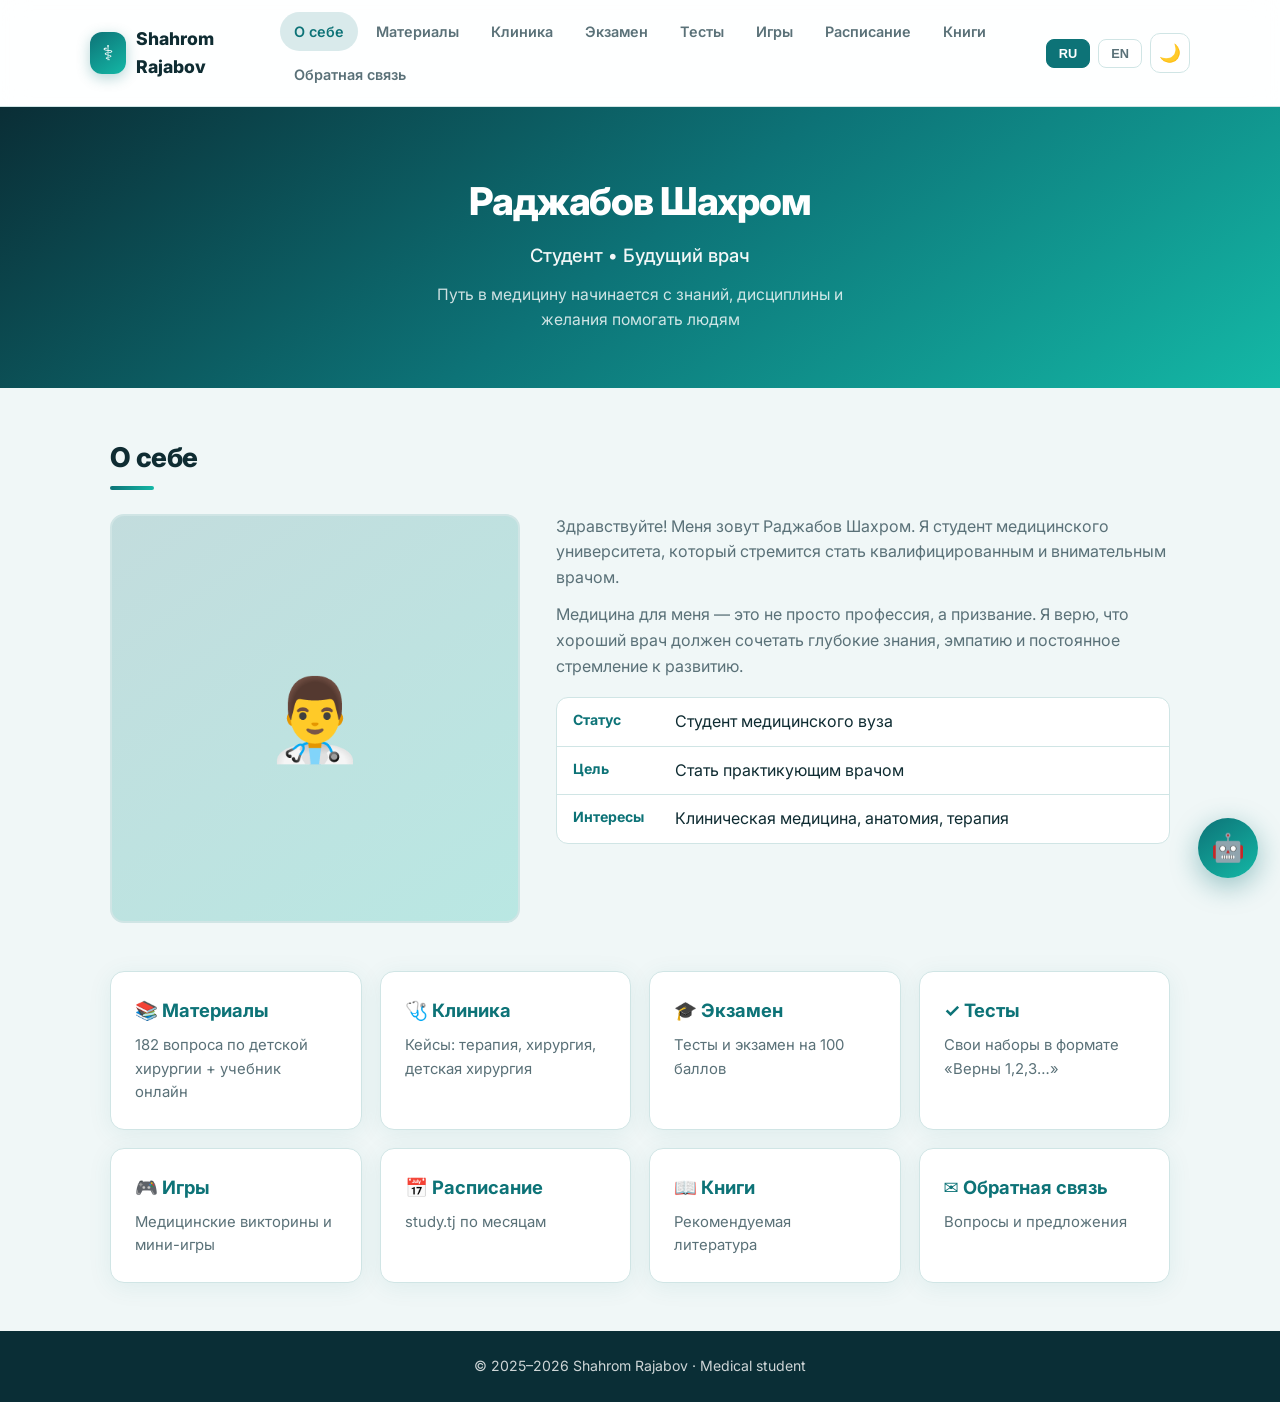
<file: index.html>
<!DOCTYPE html>
<html lang="ru">
<head>
  <meta charset="UTF-8">
  <meta name="viewport" content="width=device-width, initial-scale=1.0">
  <title>Shahrom Rajabov — Future Doctor</title>
  <style>@import url('https://fonts.googleapis.com/css2?family=Inter:wght@400;500;600;700;800&display=swap');

:root {
  --bg: #f0f7f7;
  --bg-card: #ffffff;
  --text: #0f2c32;
  --text-muted: #5a7178;
  --primary: #0d7377;
  --primary-hover: #0a5c5f;
  --accent: #14b8a6;
  --border: #d0e5e5;
  --header-bg: rgba(255,255,255,0.9);
  --shadow: 0 4px 24px rgba(13,115,119,0.08);
  --radius: 14px;
  --danger: #e11d48;
}

[data-theme="dark"] {
  --bg: #0b1a1d;
  --bg-card: #122529;
  --text: #e6f2f2;
  --text-muted: #8aa3a8;
  --primary: #2dd4bf;
  --primary-hover: #5eead4;
  --accent: #14b8a6;
  --border: #1e3a3f;
  --header-bg: rgba(11,26,29,0.92);
  --shadow: 0 4px 24px rgba(0,0,0,0.35);
}

* { margin: 0; padding: 0; box-sizing: border-box; }
html { scroll-behavior: smooth; }
body {
  font-family: 'Inter', system-ui, sans-serif;
  background: var(--bg);
  color: var(--text);
  line-height: 1.6;
  min-height: 100vh;
  display: flex;
  flex-direction: column;
  transition: background 0.25s, color 0.25s;
}
a { text-decoration: none; color: inherit; transition: 0.2s; }
.container { width: 100%; max-width: 1100px; margin: 0 auto; padding: 0 20px; }

/* Header */
.header {
  background: var(--header-bg);
  backdrop-filter: blur(14px);
  border-bottom: 1px solid var(--border);
  position: sticky;
  top: 0;
  z-index: 100;
}
.header-inner {
  display: flex;
  align-items: center;
  justify-content: space-between;
  padding: 12px 0;
  gap: 12px;
}
.logo {
  display: flex;
  align-items: center;
  gap: 10px;
  font-weight: 800;
  font-size: 1.1rem;
  color: var(--text);
}
.logo-icon {
  width: 42px; height: 42px;
  background: linear-gradient(145deg, var(--primary), var(--accent));
  border-radius: 12px;
  display: flex; align-items: center; justify-content: center;
  color: white; font-size: 1.3rem;
  box-shadow: 0 4px 14px rgba(13,115,119,0.3);
}
.nav { display: flex; gap: 4px; flex-wrap: wrap; }
.nav a {
  padding: 8px 14px;
  border-radius: 999px;
  font-weight: 600;
  font-size: 0.9rem;
  color: var(--text-muted);
}
.nav a:hover, .nav a.active {
  background: color-mix(in srgb, var(--primary) 15%, transparent);
  color: var(--primary);
}
.header-actions { display: flex; align-items: center; gap: 8px; }
.icon-btn {
  width: 40px; height: 40px;
  border-radius: 10px;
  border: 1px solid var(--border);
  background: var(--bg-card);
  color: var(--text);
  cursor: pointer;
  display: flex; align-items: center; justify-content: center;
  font-size: 1.1rem;
  transition: 0.2s;
}
.icon-btn:hover { border-color: var(--primary); color: var(--primary); }
.lang-btn {
  padding: 6px 12px;
  border-radius: 8px;
  border: 1px solid var(--border);
  background: var(--bg-card);
  color: var(--text-muted);
  font-weight: 700;
  font-size: 0.8rem;
  cursor: pointer;
}
.lang-btn.active { background: var(--primary); color: white; border-color: var(--primary); }
.burger { display: none; background: none; border: none; font-size: 1.5rem; cursor: pointer; color: var(--primary); }

/* Hero */
.hero {
  background: linear-gradient(145deg, #0a2e36 0%, #0d7377 50%, #14b8a6 100%);
  color: white;
  padding: 64px 0 56px;
  text-align: center;
  position: relative;
  overflow: hidden;
}
.hero h1 { font-size: 2.4rem; font-weight: 800; margin-bottom: 8px; letter-spacing: -0.03em; }
.hero .subtitle { font-size: 1.15rem; opacity: 0.95; font-weight: 500; }
.hero .tagline { font-size: 0.98rem; opacity: 0.8; max-width: 460px; margin: 12px auto 0; }

/* Sections */
.section { padding: 48px 0; }
.section-title {
  font-size: 1.7rem; font-weight: 800; color: var(--text);
  margin-bottom: 24px; letter-spacing: -0.02em;
  position: relative; padding-bottom: 10px;
}
.section-title::after {
  content: ''; position: absolute; left: 0; bottom: 0;
  width: 44px; height: 4px;
  background: linear-gradient(90deg, var(--primary), var(--accent));
  border-radius: 4px;
}

/* Cards */
.card {
  background: var(--bg-card);
  border-radius: var(--radius);
  padding: 24px;
  border: 1px solid var(--border);
  box-shadow: var(--shadow);
  height: 100%;
  transition: transform 0.2s, box-shadow 0.2s;
}
.card:hover { transform: translateY(-4px); box-shadow: 0 12px 32px rgba(13,115,119,0.12); }
.card h3 { color: var(--primary); margin-bottom: 8px; font-size: 1.15rem; font-weight: 700; }
.card p { color: var(--text-muted); font-size: 0.93rem; }
.grid-2 { display: grid; grid-template-columns: repeat(auto-fit, minmax(280px, 1fr)); gap: 20px; }
.grid-3 { display: grid; grid-template-columns: repeat(auto-fit, minmax(240px, 1fr)); gap: 18px; }

/* About */
.about-content { display: grid; grid-template-columns: 1fr 1.5fr; gap: 36px; align-items: start; }
.about-photo {
  background: linear-gradient(145deg, color-mix(in srgb, var(--primary) 20%, var(--bg)), color-mix(in srgb, var(--accent) 25%, var(--bg)));
  border-radius: var(--radius); aspect-ratio: 1;
  display: flex; align-items: center; justify-content: center;
  font-size: 5rem; border: 2px solid var(--border);
}
.about-text p { margin-bottom: 12px; color: var(--text-muted); }
.about-text strong { color: var(--text); }
.info-list { list-style: none; margin-top: 18px; background: var(--bg-card); border-radius: 12px; border: 1px solid var(--border); overflow: hidden; }
.info-list li { padding: 11px 16px; border-bottom: 1px solid var(--border); display: flex; gap: 12px; }
.info-list li:last-child { border-bottom: none; }
.info-list .label { font-weight: 700; color: var(--primary); min-width: 90px; font-size: 0.88rem; }

/* Material hero + book viewer */
.material-hero {
  background: linear-gradient(145deg, #0a2e36, #0d7377 60%, #14b8a6);
  color: white; padding: 28px; border-radius: var(--radius); margin-bottom: 24px;
}
.material-hero h3 { color: white; font-size: 1.35rem; font-weight: 800; margin-bottom: 8px; }
.material-hero p { opacity: 0.92; margin-bottom: 18px; max-width: 520px; }
.btn-read, .btn {
  display: inline-flex; align-items: center; gap: 8px;
  background: white; color: #0a2e36;
  padding: 12px 22px; border-radius: 999px;
  font-weight: 700; font-size: 0.95rem; border: none; cursor: pointer;
  transition: 0.2s; font-family: inherit;
}
.btn-read:hover, .btn:hover { transform: translateY(-2px); box-shadow: 0 8px 20px rgba(0,0,0,0.15); }
.btn-primary {
  background: linear-gradient(135deg, var(--primary), var(--accent));
  color: white;
}

/* Embedded book section */
.book-viewer {
  background: var(--bg-card);
  border: 1px solid var(--border);
  border-radius: var(--radius);
  overflow: hidden;
  margin-bottom: 28px;
  box-shadow: var(--shadow);
}
.book-viewer-header {
  display: flex; align-items: center; justify-content: space-between;
  padding: 12px 16px; background: var(--bg);
  border-bottom: 1px solid var(--border); font-weight: 700;
}
.book-frame {
  width: 100%; height: 70vh; min-height: 420px; border: none;
  background: #e8eef0;
}

/* Search & questions */
.search-box { margin-bottom: 16px; }
.search-box input {
  width: 100%; max-width: 480px; padding: 12px 16px;
  border: 1.5px solid var(--border); border-radius: 999px;
  font-size: 1rem; background: var(--bg-card); color: var(--text);
  font-family: inherit; transition: 0.2s;
}
.search-box input:focus { outline: none; border-color: var(--primary); box-shadow: 0 0 0 3px color-mix(in srgb, var(--primary) 20%, transparent); }
.stats { display: flex; gap: 16px; flex-wrap: wrap; margin-bottom: 14px; font-size: 0.88rem; color: var(--text-muted); }
.stats strong { color: var(--primary); }

.q-list { list-style: none; }
.q-item {
  background: var(--bg-card); border: 1px solid var(--border);
  border-radius: 12px; margin-bottom: 8px; overflow: hidden; transition: 0.15s;
}
.q-item:hover { box-shadow: var(--shadow); }
.q-header {
  display: flex; align-items: flex-start; gap: 12px;
  padding: 13px 15px; cursor: pointer; user-select: none;
}
.q-num {
  background: color-mix(in srgb, var(--primary) 15%, transparent);
  color: var(--primary); font-weight: 800; font-size: 0.78rem;
  min-width: 32px; height: 26px; border-radius: 8px;
  display: flex; align-items: center; justify-content: center; flex-shrink: 0;
}
.q-title { flex: 1; font-weight: 600; font-size: 0.94rem; line-height: 1.4; }
.q-toggle { color: var(--text-muted); font-size: 0.85rem; transition: 0.2s; }
.q-item.open .q-toggle { transform: rotate(180deg); }
.q-body {
  display: none; padding: 12px 16px 16px;
  border-top: 1px solid var(--border);
  max-height: 65vh; overflow-y: auto;
  font-size: 0.92rem; line-height: 1.55; background: color-mix(in srgb, var(--primary) 4%, var(--bg));
}
.q-item.open .q-body { display: block; }
.q-body p { margin-bottom: 8px; }
.q-body h4 { margin: 12px 0 6px; color: var(--primary); }

.note {
  background: color-mix(in srgb, var(--primary) 12%, transparent);
  border-left: 4px solid var(--primary);
  padding: 12px 16px; border-radius: 0 10px 10px 0;
  margin-bottom: 18px; font-size: 0.9rem; color: var(--text-muted);
}

.item-card { display: flex; gap: 14px; align-items: flex-start; }
.item-icon {
  width: 48px; height: 48px;
  background: color-mix(in srgb, var(--primary) 15%, transparent);
  border-radius: 12px; display: flex; align-items: center; justify-content: center;
  font-size: 1.4rem; flex-shrink: 0;
}
.badge {
  display: inline-block;
  background: color-mix(in srgb, var(--primary) 15%, transparent);
  color: var(--primary); font-size: 0.72rem; font-weight: 700;
  padding: 3px 10px; border-radius: 20px; margin-top: 6px;
}

/* Contact */
.contact-form {
  background: var(--bg-card); padding: 28px; border-radius: var(--radius);
  border: 1px solid var(--border); box-shadow: var(--shadow); max-width: 520px;
}
.form-group { margin-bottom: 16px; }
.form-group label { display: block; font-weight: 700; margin-bottom: 5px; font-size: 0.9rem; }
.form-group input, .form-group textarea {
  width: 100%; padding: 11px 14px; border: 1.5px solid var(--border);
  border-radius: 10px; font-size: 1rem; font-family: inherit;
  background: var(--bg); color: var(--text); transition: 0.2s;
}
.form-group input:focus, .form-group textarea:focus {
  outline: none; border-color: var(--primary);
}
.form-group textarea { min-height: 120px; resize: vertical; }

/* Footer */
.footer {
  background: #0a2e36; color: rgba(255,255,255,0.8);
  padding: 24px 0; margin-top: auto; text-align: center; font-size: 0.88rem;
}

/* AI Widget */
.ai-chat-btn {
  position: fixed; bottom: 22px; right: 22px;
  width: 60px; height: 60px; border-radius: 50%;
  background: linear-gradient(145deg, var(--primary), var(--accent));
  color: white; border: none;
  box-shadow: 0 8px 28px rgba(13,115,119,0.4);
  cursor: pointer; z-index: 1500;
  display: flex; align-items: center; justify-content: center;
  font-size: 1.7rem; transition: 0.2s;
}
.ai-chat-btn:hover { transform: scale(1.08); }
.ai-chat-btn.open { background: #64748b; }
.ai-chat-panel {
  position: fixed; bottom: 94px; right: 22px;
  width: 380px; max-width: calc(100vw - 24px);
  height: 520px; max-height: calc(100vh - 120px);
  background: var(--bg-card); border-radius: 16px;
  box-shadow: 0 16px 48px rgba(0,0,0,0.2);
  z-index: 1499; display: none; flex-direction: column;
  overflow: hidden; border: 1px solid var(--border);
}
.ai-chat-panel.open { display: flex; }
.ai-chat-header {
  background: linear-gradient(145deg, #0a2e36, var(--primary));
  color: white; padding: 13px 15px;
  display: flex; align-items: center; justify-content: space-between;
  font-weight: 700;
}
.ai-chat-header button {
  background: rgba(255,255,255,0.18); border: none; color: white;
  width: 32px; height: 32px; border-radius: 8px; cursor: pointer; font-size: 1.1rem;
}
.ai-chat-body { flex: 1; overflow-y: auto; padding: 14px; background: var(--bg); }
.ai-chat-disclaimer {
  padding: 8px 12px; font-size: 0.7rem; color: var(--text-muted);
  background: var(--bg-card); border-top: 1px solid var(--border); text-align: center;
}

/* PDF Modal */
.pdf-modal {
  display: none; position: fixed; inset: 0;
  background: rgba(10,46,54,0.8); z-index: 2000;
  align-items: center; justify-content: center; padding: 12px;
  backdrop-filter: blur(6px);
}
.pdf-modal.open { display: flex; }
.pdf-modal-inner {
  background: var(--bg-card); width: 100%; max-width: 980px;
  height: 92vh; border-radius: 14px; overflow: hidden;
  display: flex; flex-direction: column;
  box-shadow: 0 24px 60px rgba(0,0,0,0.35);
}
.pdf-modal-header {
  display: flex; align-items: center; justify-content: space-between;
  padding: 11px 16px; background: #0a2e36; color: white; font-weight: 700;
}
.pdf-modal-header button {
  background: rgba(255,255,255,0.15); border: none; color: white;
  width: 34px; height: 34px; border-radius: 8px; cursor: pointer; font-size: 1.15rem;
}
.pdf-modal-body { flex: 1; background: #e8eef0; }
.pdf-modal-body iframe { width: 100%; height: 100%; border: none; }

@media (max-width: 768px) {
  .burger { display: block; }
  .nav {
    display: none; position: absolute; top: 100%; left: 0; right: 0;
    background: var(--bg-card); flex-direction: column; padding: 12px;
    box-shadow: var(--shadow); border-top: 1px solid var(--border);
  }
  .nav.open { display: flex; }
  .nav a { padding: 12px 14px; border-radius: 10px; }
  .hero h1 { font-size: 1.85rem; }
  .about-content { grid-template-columns: 1fr; }
  .about-photo { max-width: 180px; margin: 0 auto; }
  .ai-chat-panel { right: 10px; left: 10px; width: auto; bottom: 88px; }
  .ai-chat-btn { right: 14px; bottom: 14px; }
  .book-frame { height: 55vh; }
}
</style>
</head>
<body>
  <header class="header">
    <div class="container header-inner">
      <a href="index.html" class="logo">
        <div class="logo-icon">⚕</div>
        <span>Shahrom Rajabov</span>
      </a>
      <button class="burger" id="burger">☰</button>
      <nav class="nav" id="nav">
      <a href="index.html" class="active" data-i18n="about">О себе</a>
      <a href="materials.html" class="" data-i18n="materials">Материалы</a>
        <a href="clinical.html">Клиника</a>
      <a href="exam.html">Экзамен</a>
        <a href="tests.html">Тесты</a>
        <a href="games.html">Игры</a>
        <a href="schedule.html">Расписание</a>
        <a href="books.html" class="" data-i18n="books">Книги</a>
      <a href="contact.html" class="" data-i18n="contact">Обратная связь</a>
    </nav>
      <div class="header-actions">
        <button class="lang-btn active" data-lang="ru">RU</button>
        <button class="lang-btn" data-lang="en">EN</button>
        <button class="icon-btn" id="themeBtn" title="Theme">🌙</button>
      </div>
    </div>
  </header>
  
<section class="hero">
  <div class="container">
    <h1 data-i18n="heroTitle">Раджабов Шахром</h1>
    <p class="subtitle" data-i18n="heroSub">Студент • Будущий врач</p>
    <p class="tagline" data-i18n="heroTag">Путь в медицину начинается с знаний, дисциплины и желания помогать людям</p>
  </div>
</section>
<section class="section">
  <div class="container">
    <h2 class="section-title" data-i18n="aboutTitle">О себе</h2>
    <div class="about-content">
      <div class="about-photo">👨‍⚕️</div>
      <div class="about-text">
        <p data-i18n="aboutP1">Здравствуйте! Меня зовут Раджабов Шахром...</p>
        <p data-i18n="aboutP2">Медицина для меня — это не просто профессия...</p>
        <ul class="info-list">
          <li><span class="label" data-i18n="status">Статус</span><span data-i18n="statusVal">Студент медицинского вуза</span></li>
          <li><span class="label" data-i18n="goal">Цель</span><span data-i18n="goalVal">Стать практикующим врачом</span></li>
          <li><span class="label" data-i18n="interests">Интересы</span><span data-i18n="interestsVal">Клиническая медицина, анатомия, терапия</span></li>
        </ul>
      </div>
    </div>
  </div>
</section>
<section class="section" style="padding-top:0">
  <div class="container">
    <div class="grid-3">
      <a href="materials.html" class="card"><h3>📚 Материалы</h3><p>182 вопроса по детской хирургии + учебник онлайн</p></a>
      <a href="clinical.html" class="card"><h3>🩺 Клиника</h3><p>Кейсы: терапия, хирургия, детская хирургия</p></a>
      <a href="exam.html" class="card"><h3>🎓 Экзамен</h3><p>Тесты и экзамен на 100 баллов</p></a>
      <a href="tests.html" class="card"><h3>✓ Тесты</h3><p>Свои наборы в формате «Верны 1,2,3…»</p></a>
      <a href="games.html" class="card"><h3>🎮 Игры</h3><p>Медицинские викторины и мини-игры</p></a>
      <a href="schedule.html" class="card"><h3>📅 Расписание</h3><p>study.tj по месяцам</p></a>
      <a href="books.html" class="card"><h3>📖 Книги</h3><p>Рекомендуемая литература</p></a>
      <a href="contact.html" class="card"><h3>✉️ Обратная связь</h3><p>Вопросы и предложения</p></a>
    </div>
  </div>
</section>

  <footer class="footer">
    <div class="container"><p>© 2025–2026 Shahrom Rajabov · Medical student</p></div>
  </footer>
  <script>// Theme + Language + AI + PDF
const i18n = {
  ru: {
    about: "О себе", materials: "Материалы", books: "Книги", contact: "Обратная связь",
    heroTitle: "Раджабов Шахром", heroSub: "Студент • Будущий врач",
    heroTag: "Путь в медицину начинается с знаний, дисциплины и желания помогать людям",
    aboutTitle: "О себе",
    aboutP1: "Здравствуйте! Меня зовут Раджабов Шахром. Я студент медицинского университета, который стремится стать квалифицированным и внимательным врачом.",
    aboutP2: "Медицина для меня — это не просто профессия, а призвание. Я верю, что хороший врач должен сочетать глубокие знания, эмпатию и постоянное стремление к развитию.",
    status: "Статус", statusVal: "Студент медицинского вуза",
    goal: "Цель", goalVal: "Стать практикующим врачом",
    interests: "Интересы", interestsVal: "Клиническая медицина, анатомия, терапия",
    matTitle: "Материалы для экзамена",
    matHero: "Детская хирургия — вопросы 1–182",
    matDesc: "Основной учебный материал. Читайте учебник прямо на сайте и ищите ответы по вопросам.",
    openBook: "Открыть учебник",
    searchPh: "Поиск по вопросам (атрезия, травма, пилоростеноз...)",
    totalQ: "Всего вопросов",
    booksTitle: "Рекомендуемые книги",
    contactTitle: "Обратная связь",
    send: "Отправить",
    aiTitle: "ИИ-помощник",
    aiLocal: "Поиск по материалам сайта",
    aiWeb: "Спросить общий медицинский ИИ",
    aiHint: "Введите тему или вопрос — найду в материалах. Для других медицинских вопросов откройте ChatGPT / Perplexity."
  },
  en: {
    about: "About", materials: "Materials", books: "Books", contact: "Contact",
    heroTitle: "Shahrom Rajabov", heroSub: "Student • Future Doctor",
    heroTag: "The path to medicine begins with knowledge, discipline and the desire to help people",
    aboutTitle: "About me",
    aboutP1: "Hello! My name is Shahrom Rajabov. I am a medical university student who strives to become a qualified and attentive doctor.",
    aboutP2: "Medicine for me is not just a profession, but a calling. I believe a good doctor must combine deep knowledge, empathy and continuous development.",
    status: "Status", statusVal: "Medical university student",
    goal: "Goal", goalVal: "Become a practicing physician",
    interests: "Interests", interestsVal: "Clinical medicine, anatomy, therapy",
    matTitle: "Exam materials",
    matHero: "Pediatric Surgery — questions 1–182",
    matDesc: "Main study material. Read the textbook on the site and search answers by question.",
    openBook: "Open textbook",
    searchPh: "Search questions (atresia, trauma, pyloric stenosis...)",
    totalQ: "Total questions",
    booksTitle: "Recommended books",
    contactTitle: "Feedback",
    send: "Send",
    aiTitle: "AI Assistant",
    aiLocal: "Search site materials",
    aiWeb: "Ask general medical AI",
    aiHint: "Enter a topic — I will search the materials. For other medical questions open ChatGPT / Perplexity."
  }
};

let currentLang = localStorage.getItem('lang') || 'ru';
let currentTheme = localStorage.getItem('theme') || 'light';

document.addEventListener('DOMContentLoaded', () => {
  document.documentElement.setAttribute('data-theme', currentTheme);
  applyLang(currentLang);
  initBurger();
  initThemeBtn();
  initLangBtn();
  initAIChat();
  initPdfButtons();
});

function applyLang(lang) {
  currentLang = lang;
  localStorage.setItem('lang', lang);
  document.documentElement.lang = lang;
  document.querySelectorAll('[data-i18n]').forEach(el => {
    const key = el.getAttribute('data-i18n');
    if (i18n[lang][key]) el.textContent = i18n[lang][key];
  });
  document.querySelectorAll('[data-i18n-placeholder]').forEach(el => {
    const key = el.getAttribute('data-i18n-placeholder');
    if (i18n[lang][key]) el.placeholder = i18n[lang][key];
  });
  document.querySelectorAll('.lang-btn').forEach(b => {
    b.classList.toggle('active', b.dataset.lang === lang);
  });
}

function initThemeBtn() {
  const btn = document.getElementById('themeBtn');
  if (!btn) return;
  btn.textContent = currentTheme === 'dark' ? '☀️' : '🌙';
  btn.addEventListener('click', () => {
    currentTheme = currentTheme === 'dark' ? 'light' : 'dark';
    localStorage.setItem('theme', currentTheme);
    document.documentElement.setAttribute('data-theme', currentTheme);
    btn.textContent = currentTheme === 'dark' ? '☀️' : '🌙';
  });
}

function initLangBtn() {
  document.querySelectorAll('.lang-btn').forEach(btn => {
    btn.addEventListener('click', () => applyLang(btn.dataset.lang));
  });
}

function initBurger() {
  const burger = document.getElementById('burger');
  const nav = document.getElementById('nav');
  if (!burger || !nav) return;
  burger.addEventListener('click', () => {
    nav.classList.toggle('open');
    burger.textContent = nav.classList.contains('open') ? '✕' : '☰';
  });
  nav.querySelectorAll('a').forEach(a => a.addEventListener('click', () => {
    nav.classList.remove('open'); burger.textContent = '☰';
  }));
}

function initPdfButtons() {
  document.querySelectorAll('[data-open-pdf]').forEach(btn => {
    btn.addEventListener('click', e => {
      e.preventDefault();
      openPdfViewer(btn.getAttribute('data-open-pdf'));
    });
  });
}

function openPdfViewer(url) {
  let modal = document.getElementById('pdfModal');
  if (!modal) {
    modal = document.createElement('div');
    modal.id = 'pdfModal';
    modal.className = 'pdf-modal';
    modal.innerHTML = `
      <div class="pdf-modal-inner">
        <div class="pdf-modal-header">
          <span>Pediatric Surgery / Детская хирургия</span>
          <button id="pdfModalClose">✕</button>
        </div>
        <div class="pdf-modal-body"><iframe id="pdfFrame" src="" title="PDF"></iframe></div>
      </div>`;
    document.body.appendChild(modal);
    document.getElementById('pdfModalClose').onclick = () => {
      modal.classList.remove('open');
      document.getElementById('pdfFrame').src = '';
    };
    modal.onclick = e => { if (e.target === modal) { modal.classList.remove('open'); document.getElementById('pdfFrame').src = ''; } };
  }
  document.getElementById('pdfFrame').src = url + '#toolbar=1';
  modal.classList.add('open');
}

function initAIChat() {
  if (document.getElementById('aiChatBtn')) return;
  const btn = document.createElement('button');
  btn.className = 'ai-chat-btn'; btn.id = 'aiChatBtn'; btn.innerHTML = '🤖';
  document.body.appendChild(btn);

  const panel = document.createElement('div');
  panel.className = 'ai-chat-panel'; panel.id = 'aiChatPanel';
  panel.innerHTML = `
    <div class="ai-chat-header">
      <span data-i18n="aiTitle">ИИ-помощник</span>
      <button id="aiChatClose">✕</button>
    </div>
    <div class="ai-chat-body">
      <p style="font-weight:600;margin-bottom:10px;" data-i18n="aiLocal">Поиск по материалам сайта</p>
      <input id="aiInput" type="text" data-i18n-placeholder="searchPh" placeholder="атрезия, травма..."
        style="width:100%;padding:11px 14px;border:1.5px solid var(--border);border-radius:10px;background:var(--bg-card);color:var(--text);margin-bottom:10px;font-size:0.95rem;">
      <button id="aiSearchBtn" class="btn btn-primary" style="width:100%;justify-content:center;margin-bottom:14px;">Найти</button>
      <div id="aiResults" style="font-size:0.9rem;"></div>
      <div style="margin-top:16px;padding-top:14px;border-top:1px solid var(--border);">
        <p style="font-size:0.85rem;color:var(--text-muted);margin-bottom:10px;" data-i18n="aiWeb">Спросить общий медицинский ИИ</p>
        <a href="https://chatgpt.com/" target="_blank" rel="noopener" class="btn btn-primary" style="width:100%;justify-content:center;background:#10a37f;margin-bottom:8px;">ChatGPT</a>
        <a href="https://www.perplexity.ai/" target="_blank" rel="noopener" class="btn" style="width:100%;justify-content:center;background:var(--bg-card);border:1px solid var(--border);color:var(--text);">Perplexity (с источниками)</a>
      </div>
      <p style="font-size:0.78rem;color:var(--text-muted);margin-top:12px;" data-i18n="aiHint"></p>
    </div>
    <div class="ai-chat-disclaimer">Не заменяет врача и учебник. Проверяйте важную информацию.</div>
  `;
  document.body.appendChild(panel);

  btn.onclick = () => {
    const open = panel.classList.toggle('open');
    btn.classList.toggle('open', open);
    btn.innerHTML = open ? '✕' : '🤖';
  };
  document.getElementById('aiChatClose').onclick = () => {
    panel.classList.remove('open'); btn.classList.remove('open'); btn.innerHTML = '🤖';
  };

  const doSearch = () => {
    const q = (document.getElementById('aiInput').value || '').toLowerCase().trim();
    const results = document.getElementById('aiResults');
    if (!q) { results.innerHTML = '<p style="color:var(--text-muted)">Введите запрос</p>'; return; }
    if (typeof fullQuestions === 'undefined') {
      results.innerHTML = '<p>Откройте страницу «Материалы» для поиска по 182 вопросам.</p>';
      return;
    }
    const found = fullQuestions.filter(i =>
      i.t.toLowerCase().includes(q) || (i.a && i.a.toLowerCase().includes(q))
    ).slice(0, 6);
    if (!found.length) {
      results.innerHTML = '<p>В материалах не найдено. Попробуйте ChatGPT или Perplexity ниже.</p>';
      return;
    }
    results.innerHTML = found.map(i => `
      <div style="background:var(--bg-card);border:1px solid var(--border);border-radius:10px;padding:10px;margin-bottom:8px;">
        <div style="font-weight:700;color:var(--primary);margin-bottom:4px;">№${i.n}. ${i.t}</div>
        <div style="font-size:0.82rem;color:var(--text-muted);max-height:60px;overflow:hidden;">${(i.a||'').replace(/<[^>]+>/g,'').slice(0,160)}...</div>
      </div>`).join('');
  };
  document.getElementById('aiSearchBtn').onclick = doSearch;
  document.getElementById('aiInput').addEventListener('keydown', e => { if (e.key === 'Enter') doSearch(); });
  applyLang(currentLang);
}
</script>
  
</body>
</html>
</file>
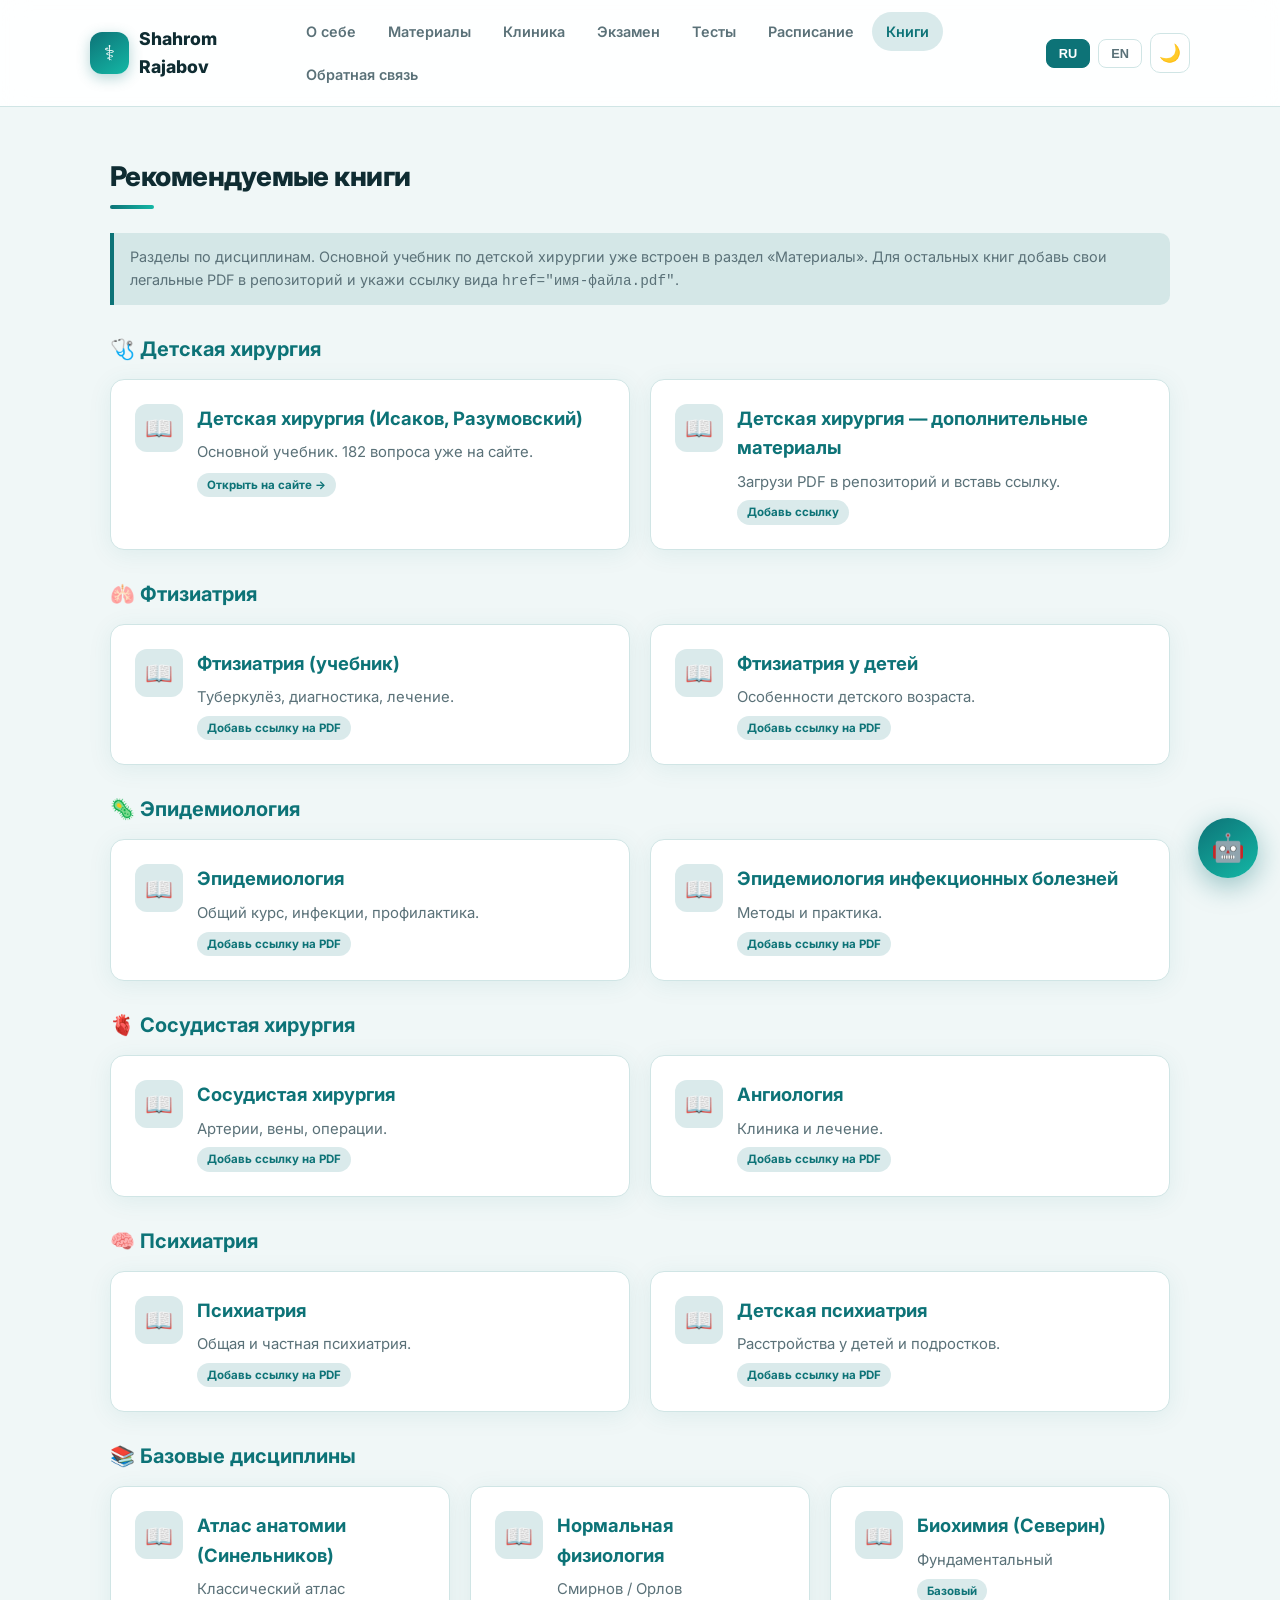
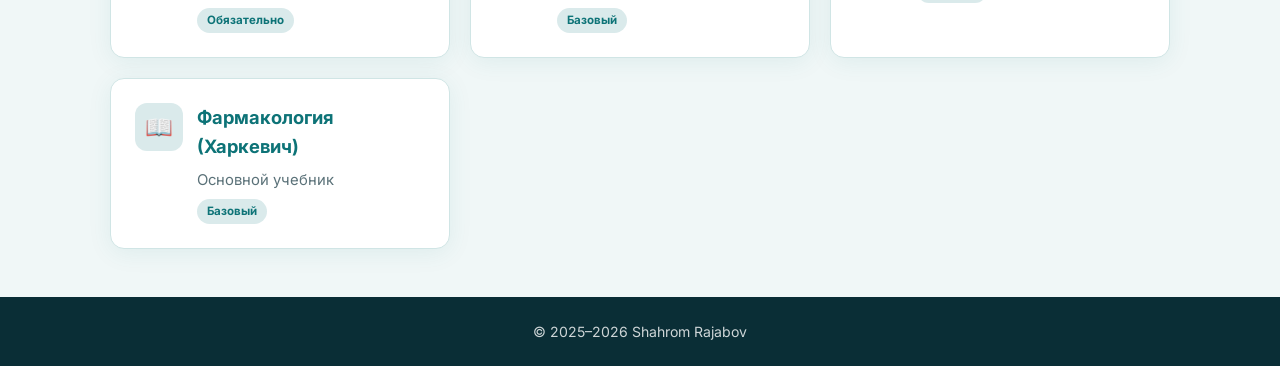
<file: books.html>
<!DOCTYPE html>
<html lang="ru">
<head>
  <meta charset="UTF-8">
  <meta name="viewport" content="width=device-width, initial-scale=1.0">
  <title>Books — Shahrom Rajabov</title>
  <style>@import url('https://fonts.googleapis.com/css2?family=Inter:wght@400;500;600;700;800&display=swap');

:root {
  --bg: #f0f7f7;
  --bg-card: #ffffff;
  --text: #0f2c32;
  --text-muted: #5a7178;
  --primary: #0d7377;
  --primary-hover: #0a5c5f;
  --accent: #14b8a6;
  --border: #d0e5e5;
  --header-bg: rgba(255,255,255,0.9);
  --shadow: 0 4px 24px rgba(13,115,119,0.08);
  --radius: 14px;
  --danger: #e11d48;
}

[data-theme="dark"] {
  --bg: #0b1a1d;
  --bg-card: #122529;
  --text: #e6f2f2;
  --text-muted: #8aa3a8;
  --primary: #2dd4bf;
  --primary-hover: #5eead4;
  --accent: #14b8a6;
  --border: #1e3a3f;
  --header-bg: rgba(11,26,29,0.92);
  --shadow: 0 4px 24px rgba(0,0,0,0.35);
}

* { margin: 0; padding: 0; box-sizing: border-box; }
html { scroll-behavior: smooth; }
body {
  font-family: 'Inter', system-ui, sans-serif;
  background: var(--bg);
  color: var(--text);
  line-height: 1.6;
  min-height: 100vh;
  display: flex;
  flex-direction: column;
  transition: background 0.25s, color 0.25s;
}
a { text-decoration: none; color: inherit; transition: 0.2s; }
.container { width: 100%; max-width: 1100px; margin: 0 auto; padding: 0 20px; }

/* Header */
.header {
  background: var(--header-bg);
  backdrop-filter: blur(14px);
  border-bottom: 1px solid var(--border);
  position: sticky;
  top: 0;
  z-index: 100;
}
.header-inner {
  display: flex;
  align-items: center;
  justify-content: space-between;
  padding: 12px 0;
  gap: 12px;
}
.logo {
  display: flex;
  align-items: center;
  gap: 10px;
  font-weight: 800;
  font-size: 1.1rem;
  color: var(--text);
}
.logo-icon {
  width: 42px; height: 42px;
  background: linear-gradient(145deg, var(--primary), var(--accent));
  border-radius: 12px;
  display: flex; align-items: center; justify-content: center;
  color: white; font-size: 1.3rem;
  box-shadow: 0 4px 14px rgba(13,115,119,0.3);
}
.nav { display: flex; gap: 4px; flex-wrap: wrap; }
.nav a {
  padding: 8px 14px;
  border-radius: 999px;
  font-weight: 600;
  font-size: 0.9rem;
  color: var(--text-muted);
}
.nav a:hover, .nav a.active {
  background: color-mix(in srgb, var(--primary) 15%, transparent);
  color: var(--primary);
}
.header-actions { display: flex; align-items: center; gap: 8px; }
.icon-btn {
  width: 40px; height: 40px;
  border-radius: 10px;
  border: 1px solid var(--border);
  background: var(--bg-card);
  color: var(--text);
  cursor: pointer;
  display: flex; align-items: center; justify-content: center;
  font-size: 1.1rem;
  transition: 0.2s;
}
.icon-btn:hover { border-color: var(--primary); color: var(--primary); }
.lang-btn {
  padding: 6px 12px;
  border-radius: 8px;
  border: 1px solid var(--border);
  background: var(--bg-card);
  color: var(--text-muted);
  font-weight: 700;
  font-size: 0.8rem;
  cursor: pointer;
}
.lang-btn.active { background: var(--primary); color: white; border-color: var(--primary); }
.burger { display: none; background: none; border: none; font-size: 1.5rem; cursor: pointer; color: var(--primary); }

/* Hero */
.hero {
  background: linear-gradient(145deg, #0a2e36 0%, #0d7377 50%, #14b8a6 100%);
  color: white;
  padding: 64px 0 56px;
  text-align: center;
  position: relative;
  overflow: hidden;
}
.hero h1 { font-size: 2.4rem; font-weight: 800; margin-bottom: 8px; letter-spacing: -0.03em; }
.hero .subtitle { font-size: 1.15rem; opacity: 0.95; font-weight: 500; }
.hero .tagline { font-size: 0.98rem; opacity: 0.8; max-width: 460px; margin: 12px auto 0; }

/* Sections */
.section { padding: 48px 0; }
.section-title {
  font-size: 1.7rem; font-weight: 800; color: var(--text);
  margin-bottom: 24px; letter-spacing: -0.02em;
  position: relative; padding-bottom: 10px;
}
.section-title::after {
  content: ''; position: absolute; left: 0; bottom: 0;
  width: 44px; height: 4px;
  background: linear-gradient(90deg, var(--primary), var(--accent));
  border-radius: 4px;
}

/* Cards */
.card {
  background: var(--bg-card);
  border-radius: var(--radius);
  padding: 24px;
  border: 1px solid var(--border);
  box-shadow: var(--shadow);
  height: 100%;
  transition: transform 0.2s, box-shadow 0.2s;
}
.card:hover { transform: translateY(-4px); box-shadow: 0 12px 32px rgba(13,115,119,0.12); }
.card h3 { color: var(--primary); margin-bottom: 8px; font-size: 1.15rem; font-weight: 700; }
.card p { color: var(--text-muted); font-size: 0.93rem; }
.grid-2 { display: grid; grid-template-columns: repeat(auto-fit, minmax(280px, 1fr)); gap: 20px; }
.grid-3 { display: grid; grid-template-columns: repeat(auto-fit, minmax(240px, 1fr)); gap: 18px; }

/* About */
.about-content { display: grid; grid-template-columns: 1fr 1.5fr; gap: 36px; align-items: start; }
.about-photo {
  background: linear-gradient(145deg, color-mix(in srgb, var(--primary) 20%, var(--bg)), color-mix(in srgb, var(--accent) 25%, var(--bg)));
  border-radius: var(--radius); aspect-ratio: 1;
  display: flex; align-items: center; justify-content: center;
  font-size: 5rem; border: 2px solid var(--border);
}
.about-text p { margin-bottom: 12px; color: var(--text-muted); }
.about-text strong { color: var(--text); }
.info-list { list-style: none; margin-top: 18px; background: var(--bg-card); border-radius: 12px; border: 1px solid var(--border); overflow: hidden; }
.info-list li { padding: 11px 16px; border-bottom: 1px solid var(--border); display: flex; gap: 12px; }
.info-list li:last-child { border-bottom: none; }
.info-list .label { font-weight: 700; color: var(--primary); min-width: 90px; font-size: 0.88rem; }

/* Material hero + book viewer */
.material-hero {
  background: linear-gradient(145deg, #0a2e36, #0d7377 60%, #14b8a6);
  color: white; padding: 28px; border-radius: var(--radius); margin-bottom: 24px;
}
.material-hero h3 { color: white; font-size: 1.35rem; font-weight: 800; margin-bottom: 8px; }
.material-hero p { opacity: 0.92; margin-bottom: 18px; max-width: 520px; }
.btn-read, .btn {
  display: inline-flex; align-items: center; gap: 8px;
  background: white; color: #0a2e36;
  padding: 12px 22px; border-radius: 999px;
  font-weight: 700; font-size: 0.95rem; border: none; cursor: pointer;
  transition: 0.2s; font-family: inherit;
}
.btn-read:hover, .btn:hover { transform: translateY(-2px); box-shadow: 0 8px 20px rgba(0,0,0,0.15); }
.btn-primary {
  background: linear-gradient(135deg, var(--primary), var(--accent));
  color: white;
}

/* Embedded book section */
.book-viewer {
  background: var(--bg-card);
  border: 1px solid var(--border);
  border-radius: var(--radius);
  overflow: hidden;
  margin-bottom: 28px;
  box-shadow: var(--shadow);
}
.book-viewer-header {
  display: flex; align-items: center; justify-content: space-between;
  padding: 12px 16px; background: var(--bg);
  border-bottom: 1px solid var(--border); font-weight: 700;
}
.book-frame {
  width: 100%; height: 70vh; min-height: 420px; border: none;
  background: #e8eef0;
}

/* Search & questions */
.search-box { margin-bottom: 16px; }
.search-box input {
  width: 100%; max-width: 480px; padding: 12px 16px;
  border: 1.5px solid var(--border); border-radius: 999px;
  font-size: 1rem; background: var(--bg-card); color: var(--text);
  font-family: inherit; transition: 0.2s;
}
.search-box input:focus { outline: none; border-color: var(--primary); box-shadow: 0 0 0 3px color-mix(in srgb, var(--primary) 20%, transparent); }
.stats { display: flex; gap: 16px; flex-wrap: wrap; margin-bottom: 14px; font-size: 0.88rem; color: var(--text-muted); }
.stats strong { color: var(--primary); }

.q-list { list-style: none; }
.q-item {
  background: var(--bg-card); border: 1px solid var(--border);
  border-radius: 12px; margin-bottom: 8px; overflow: hidden; transition: 0.15s;
}
.q-item:hover { box-shadow: var(--shadow); }
.q-header {
  display: flex; align-items: flex-start; gap: 12px;
  padding: 13px 15px; cursor: pointer; user-select: none;
}
.q-num {
  background: color-mix(in srgb, var(--primary) 15%, transparent);
  color: var(--primary); font-weight: 800; font-size: 0.78rem;
  min-width: 32px; height: 26px; border-radius: 8px;
  display: flex; align-items: center; justify-content: center; flex-shrink: 0;
}
.q-title { flex: 1; font-weight: 600; font-size: 0.94rem; line-height: 1.4; }
.q-toggle { color: var(--text-muted); font-size: 0.85rem; transition: 0.2s; }
.q-item.open .q-toggle { transform: rotate(180deg); }
.q-body {
  display: none; padding: 12px 16px 16px;
  border-top: 1px solid var(--border);
  max-height: 65vh; overflow-y: auto;
  font-size: 0.92rem; line-height: 1.55; background: color-mix(in srgb, var(--primary) 4%, var(--bg));
}
.q-item.open .q-body { display: block; }
.q-body p { margin-bottom: 8px; }
.q-body h4 { margin: 12px 0 6px; color: var(--primary); }

.note {
  background: color-mix(in srgb, var(--primary) 12%, transparent);
  border-left: 4px solid var(--primary);
  padding: 12px 16px; border-radius: 0 10px 10px 0;
  margin-bottom: 18px; font-size: 0.9rem; color: var(--text-muted);
}

.item-card { display: flex; gap: 14px; align-items: flex-start; }
.item-icon {
  width: 48px; height: 48px;
  background: color-mix(in srgb, var(--primary) 15%, transparent);
  border-radius: 12px; display: flex; align-items: center; justify-content: center;
  font-size: 1.4rem; flex-shrink: 0;
}
.badge {
  display: inline-block;
  background: color-mix(in srgb, var(--primary) 15%, transparent);
  color: var(--primary); font-size: 0.72rem; font-weight: 700;
  padding: 3px 10px; border-radius: 20px; margin-top: 6px;
}

/* Contact */
.contact-form {
  background: var(--bg-card); padding: 28px; border-radius: var(--radius);
  border: 1px solid var(--border); box-shadow: var(--shadow); max-width: 520px;
}
.form-group { margin-bottom: 16px; }
.form-group label { display: block; font-weight: 700; margin-bottom: 5px; font-size: 0.9rem; }
.form-group input, .form-group textarea {
  width: 100%; padding: 11px 14px; border: 1.5px solid var(--border);
  border-radius: 10px; font-size: 1rem; font-family: inherit;
  background: var(--bg); color: var(--text); transition: 0.2s;
}
.form-group input:focus, .form-group textarea:focus {
  outline: none; border-color: var(--primary);
}
.form-group textarea { min-height: 120px; resize: vertical; }

/* Footer */
.footer {
  background: #0a2e36; color: rgba(255,255,255,0.8);
  padding: 24px 0; margin-top: auto; text-align: center; font-size: 0.88rem;
}

/* AI Widget */
.ai-chat-btn {
  position: fixed; bottom: 22px; right: 22px;
  width: 60px; height: 60px; border-radius: 50%;
  background: linear-gradient(145deg, var(--primary), var(--accent));
  color: white; border: none;
  box-shadow: 0 8px 28px rgba(13,115,119,0.4);
  cursor: pointer; z-index: 1500;
  display: flex; align-items: center; justify-content: center;
  font-size: 1.7rem; transition: 0.2s;
}
.ai-chat-btn:hover { transform: scale(1.08); }
.ai-chat-btn.open { background: #64748b; }
.ai-chat-panel {
  position: fixed; bottom: 94px; right: 22px;
  width: 380px; max-width: calc(100vw - 24px);
  height: 520px; max-height: calc(100vh - 120px);
  background: var(--bg-card); border-radius: 16px;
  box-shadow: 0 16px 48px rgba(0,0,0,0.2);
  z-index: 1499; display: none; flex-direction: column;
  overflow: hidden; border: 1px solid var(--border);
}
.ai-chat-panel.open { display: flex; }
.ai-chat-header {
  background: linear-gradient(145deg, #0a2e36, var(--primary));
  color: white; padding: 13px 15px;
  display: flex; align-items: center; justify-content: space-between;
  font-weight: 700;
}
.ai-chat-header button {
  background: rgba(255,255,255,0.18); border: none; color: white;
  width: 32px; height: 32px; border-radius: 8px; cursor: pointer; font-size: 1.1rem;
}
.ai-chat-body { flex: 1; overflow-y: auto; padding: 14px; background: var(--bg); }
.ai-chat-disclaimer {
  padding: 8px 12px; font-size: 0.7rem; color: var(--text-muted);
  background: var(--bg-card); border-top: 1px solid var(--border); text-align: center;
}

/* PDF Modal */
.pdf-modal {
  display: none; position: fixed; inset: 0;
  background: rgba(10,46,54,0.8); z-index: 2000;
  align-items: center; justify-content: center; padding: 12px;
  backdrop-filter: blur(6px);
}
.pdf-modal.open { display: flex; }
.pdf-modal-inner {
  background: var(--bg-card); width: 100%; max-width: 980px;
  height: 92vh; border-radius: 14px; overflow: hidden;
  display: flex; flex-direction: column;
  box-shadow: 0 24px 60px rgba(0,0,0,0.35);
}
.pdf-modal-header {
  display: flex; align-items: center; justify-content: space-between;
  padding: 11px 16px; background: #0a2e36; color: white; font-weight: 700;
}
.pdf-modal-header button {
  background: rgba(255,255,255,0.15); border: none; color: white;
  width: 34px; height: 34px; border-radius: 8px; cursor: pointer; font-size: 1.15rem;
}
.pdf-modal-body { flex: 1; background: #e8eef0; }
.pdf-modal-body iframe { width: 100%; height: 100%; border: none; }

@media (max-width: 768px) {
  .burger { display: block; }
  .nav {
    display: none; position: absolute; top: 100%; left: 0; right: 0;
    background: var(--bg-card); flex-direction: column; padding: 12px;
    box-shadow: var(--shadow); border-top: 1px solid var(--border);
  }
  .nav.open { display: flex; }
  .nav a { padding: 12px 14px; border-radius: 10px; }
  .hero h1 { font-size: 1.85rem; }
  .about-content { grid-template-columns: 1fr; }
  .about-photo { max-width: 180px; margin: 0 auto; }
  .ai-chat-panel { right: 10px; left: 10px; width: auto; bottom: 88px; }
  .ai-chat-btn { right: 14px; bottom: 14px; }
  .book-frame { height: 55vh; }
}
</style>
</head>
<body>
  <header class="header">
    <div class="container header-inner">
      <a href="index.html" class="logo">
        <div class="logo-icon">⚕</div>
        <span>Shahrom Rajabov</span>
      </a>
      <button class="burger" id="burger">☰</button>
      <nav class="nav" id="nav">
        <a href="index.html" data-i18n="about">О себе</a>
        <a href="materials.html" data-i18n="materials">Материалы</a>
        <a href="clinical.html">Клиника</a>
        <a href="exam.html">Экзамен</a>
        <a href="tests.html">Тесты</a>
        <a href="schedule.html">Расписание</a>
        <a href="books.html" class="active" data-i18n="books">Книги</a>
        <a href="contact.html" data-i18n="contact">Обратная связь</a>
      </nav>
      <div class="header-actions">
        <button class="lang-btn active" data-lang="ru">RU</button>
        <button class="lang-btn" data-lang="en">EN</button>
        <button class="icon-btn" id="themeBtn">🌙</button>
      </div>
    </div>
  </header>
  
<section class="section">
  <div class="container">
    <h2 class="section-title" data-i18n="booksTitle">Рекомендуемые книги</h2>
    <div class="note">
      Разделы по дисциплинам. Основной учебник по детской хирургии уже встроен в раздел «Материалы».
      Для остальных книг добавь свои легальные PDF в репозиторий и укажи ссылку вида <code>href="имя-файла.pdf"</code>.
    </div>

    <h3 style="margin:28px 0 14px;color:var(--primary);font-size:1.25rem;">🩺 Детская хирургия</h3>
    <div class="grid-2" style="margin-bottom:24px;">
      <div class="card item-card">
        <div class="item-icon">📖</div>
        <div>
          <h3>Детская хирургия (Исаков, Разумовский)</h3>
          <p>Основной учебник. 182 вопроса уже на сайте.</p>
          <a href="materials.html" class="badge" style="display:inline-block;margin-top:8px;">Открыть на сайте →</a>
        </div>
      </div>
      <div class="card item-card">
        <div class="item-icon">📖</div>
        <div>
          <h3>Детская хирургия — дополнительные материалы</h3>
          <p>Загрузи PDF в репозиторий и вставь ссылку.</p>
          <span class="badge">Добавь ссылку</span>
        </div>
      </div>
    </div>

    <h3 style="margin:28px 0 14px;color:var(--primary);font-size:1.25rem;">🫁 Фтизиатрия</h3>
    <div class="grid-2" style="margin-bottom:24px;">
      <div class="card item-card">
        <div class="item-icon">📖</div>
        <div>
          <h3>Фтизиатрия (учебник)</h3>
          <p>Туберкулёз, диагностика, лечение.</p>
          <span class="badge">Добавь ссылку на PDF</span>
        </div>
      </div>
      <div class="card item-card">
        <div class="item-icon">📖</div>
        <div>
          <h3>Фтизиатрия у детей</h3>
          <p>Особенности детского возраста.</p>
          <span class="badge">Добавь ссылку на PDF</span>
        </div>
      </div>
    </div>

    <h3 style="margin:28px 0 14px;color:var(--primary);font-size:1.25rem;">🦠 Эпидемиология</h3>
    <div class="grid-2" style="margin-bottom:24px;">
      <div class="card item-card">
        <div class="item-icon">📖</div>
        <div>
          <h3>Эпидемиология</h3>
          <p>Общий курс, инфекции, профилактика.</p>
          <span class="badge">Добавь ссылку на PDF</span>
        </div>
      </div>
      <div class="card item-card">
        <div class="item-icon">📖</div>
        <div>
          <h3>Эпидемиология инфекционных болезней</h3>
          <p>Методы и практика.</p>
          <span class="badge">Добавь ссылку на PDF</span>
        </div>
      </div>
    </div>

    <h3 style="margin:28px 0 14px;color:var(--primary);font-size:1.25rem;">🫀 Сосудистая хирургия</h3>
    <div class="grid-2" style="margin-bottom:24px;">
      <div class="card item-card">
        <div class="item-icon">📖</div>
        <div>
          <h3>Сосудистая хирургия</h3>
          <p>Артерии, вены, операции.</p>
          <span class="badge">Добавь ссылку на PDF</span>
        </div>
      </div>
      <div class="card item-card">
        <div class="item-icon">📖</div>
        <div>
          <h3>Ангиология</h3>
          <p>Клиника и лечение.</p>
          <span class="badge">Добавь ссылку на PDF</span>
        </div>
      </div>
    </div>

    <h3 style="margin:28px 0 14px;color:var(--primary);font-size:1.25rem;">🧠 Психиатрия</h3>
    <div class="grid-2" style="margin-bottom:24px;">
      <div class="card item-card">
        <div class="item-icon">📖</div>
        <div>
          <h3>Психиатрия</h3>
          <p>Общая и частная психиатрия.</p>
          <span class="badge">Добавь ссылку на PDF</span>
        </div>
      </div>
      <div class="card item-card">
        <div class="item-icon">📖</div>
        <div>
          <h3>Детская психиатрия</h3>
          <p>Расстройства у детей и подростков.</p>
          <span class="badge">Добавь ссылку на PDF</span>
        </div>
      </div>
    </div>

    <h3 style="margin:28px 0 14px;color:var(--primary);font-size:1.25rem;">📚 Базовые дисциплины</h3>
    <div class="grid-2">
      <div class="card item-card"><div class="item-icon">📖</div><div><h3>Атлас анатомии (Синельников)</h3><p>Классический атлас</p><span class="badge">Обязательно</span></div></div>
      <div class="card item-card"><div class="item-icon">📖</div><div><h3>Нормальная физиология</h3><p>Смирнов / Орлов</p><span class="badge">Базовый</span></div></div>
      <div class="card item-card"><div class="item-icon">📖</div><div><h3>Биохимия (Северин)</h3><p>Фундаментальный</p><span class="badge">Базовый</span></div></div>
      <div class="card item-card"><div class="item-icon">📖</div><div><h3>Фармакология (Харкевич)</h3><p>Основной учебник</p><span class="badge">Базовый</span></div></div>
    </div>
  </div>
</section>

  <footer class="footer"><div class="container"><p>© 2025–2026 Shahrom Rajabov</p></div></footer>
  <script>// Theme + Language + AI + PDF
const i18n = {
  ru: {
    about: "О себе", materials: "Материалы", books: "Книги", contact: "Обратная связь",
    heroTitle: "Раджабов Шахром", heroSub: "Студент • Будущий врач",
    heroTag: "Путь в медицину начинается с знаний, дисциплины и желания помогать людям",
    aboutTitle: "О себе",
    aboutP1: "Здравствуйте! Меня зовут Раджабов Шахром. Я студент медицинского университета, который стремится стать квалифицированным и внимательным врачом.",
    aboutP2: "Медицина для меня — это не просто профессия, а призвание. Я верю, что хороший врач должен сочетать глубокие знания, эмпатию и постоянное стремление к развитию.",
    status: "Статус", statusVal: "Студент медицинского вуза",
    goal: "Цель", goalVal: "Стать практикующим врачом",
    interests: "Интересы", interestsVal: "Клиническая медицина, анатомия, терапия",
    matTitle: "Материалы для экзамена",
    matHero: "Детская хирургия — вопросы 1–182",
    matDesc: "Основной учебный материал. Читайте учебник прямо на сайте и ищите ответы по вопросам.",
    openBook: "Открыть учебник",
    searchPh: "Поиск по вопросам (атрезия, травма, пилоростеноз...)",
    totalQ: "Всего вопросов",
    booksTitle: "Рекомендуемые книги",
    contactTitle: "Обратная связь",
    send: "Отправить",
    aiTitle: "ИИ-помощник",
    aiLocal: "Поиск по материалам сайта",
    aiWeb: "Спросить общий медицинский ИИ",
    aiHint: "Введите тему или вопрос — найду в материалах. Для других медицинских вопросов откройте ChatGPT / Perplexity."
  },
  en: {
    about: "About", materials: "Materials", books: "Books", contact: "Contact",
    heroTitle: "Shahrom Rajabov", heroSub: "Student • Future Doctor",
    heroTag: "The path to medicine begins with knowledge, discipline and the desire to help people",
    aboutTitle: "About me",
    aboutP1: "Hello! My name is Shahrom Rajabov. I am a medical university student who strives to become a qualified and attentive doctor.",
    aboutP2: "Medicine for me is not just a profession, but a calling. I believe a good doctor must combine deep knowledge, empathy and continuous development.",
    status: "Status", statusVal: "Medical university student",
    goal: "Goal", goalVal: "Become a practicing physician",
    interests: "Interests", interestsVal: "Clinical medicine, anatomy, therapy",
    matTitle: "Exam materials",
    matHero: "Pediatric Surgery — questions 1–182",
    matDesc: "Main study material. Read the textbook on the site and search answers by question.",
    openBook: "Open textbook",
    searchPh: "Search questions (atresia, trauma, pyloric stenosis...)",
    totalQ: "Total questions",
    booksTitle: "Recommended books",
    contactTitle: "Feedback",
    send: "Send",
    aiTitle: "AI Assistant",
    aiLocal: "Search site materials",
    aiWeb: "Ask general medical AI",
    aiHint: "Enter a topic — I will search the materials. For other medical questions open ChatGPT / Perplexity."
  }
};

let currentLang = localStorage.getItem('lang') || 'ru';
let currentTheme = localStorage.getItem('theme') || 'light';

document.addEventListener('DOMContentLoaded', () => {
  document.documentElement.setAttribute('data-theme', currentTheme);
  applyLang(currentLang);
  initBurger();
  initThemeBtn();
  initLangBtn();
  initAIChat();
  initPdfButtons();
});

function applyLang(lang) {
  currentLang = lang;
  localStorage.setItem('lang', lang);
  document.documentElement.lang = lang;
  document.querySelectorAll('[data-i18n]').forEach(el => {
    const key = el.getAttribute('data-i18n');
    if (i18n[lang][key]) el.textContent = i18n[lang][key];
  });
  document.querySelectorAll('[data-i18n-placeholder]').forEach(el => {
    const key = el.getAttribute('data-i18n-placeholder');
    if (i18n[lang][key]) el.placeholder = i18n[lang][key];
  });
  document.querySelectorAll('.lang-btn').forEach(b => {
    b.classList.toggle('active', b.dataset.lang === lang);
  });
}

function initThemeBtn() {
  const btn = document.getElementById('themeBtn');
  if (!btn) return;
  btn.textContent = currentTheme === 'dark' ? '☀️' : '🌙';
  btn.addEventListener('click', () => {
    currentTheme = currentTheme === 'dark' ? 'light' : 'dark';
    localStorage.setItem('theme', currentTheme);
    document.documentElement.setAttribute('data-theme', currentTheme);
    btn.textContent = currentTheme === 'dark' ? '☀️' : '🌙';
  });
}

function initLangBtn() {
  document.querySelectorAll('.lang-btn').forEach(btn => {
    btn.addEventListener('click', () => applyLang(btn.dataset.lang));
  });
}

function initBurger() {
  const burger = document.getElementById('burger');
  const nav = document.getElementById('nav');
  if (!burger || !nav) return;
  burger.addEventListener('click', () => {
    nav.classList.toggle('open');
    burger.textContent = nav.classList.contains('open') ? '✕' : '☰';
  });
  nav.querySelectorAll('a').forEach(a => a.addEventListener('click', () => {
    nav.classList.remove('open'); burger.textContent = '☰';
  }));
}

function initPdfButtons() {
  document.querySelectorAll('[data-open-pdf]').forEach(btn => {
    btn.addEventListener('click', e => {
      e.preventDefault();
      openPdfViewer(btn.getAttribute('data-open-pdf'));
    });
  });
}

function openPdfViewer(url) {
  let modal = document.getElementById('pdfModal');
  if (!modal) {
    modal = document.createElement('div');
    modal.id = 'pdfModal';
    modal.className = 'pdf-modal';
    modal.innerHTML = `
      <div class="pdf-modal-inner">
        <div class="pdf-modal-header">
          <span>Pediatric Surgery / Детская хирургия</span>
          <button id="pdfModalClose">✕</button>
        </div>
        <div class="pdf-modal-body"><iframe id="pdfFrame" src="" title="PDF"></iframe></div>
      </div>`;
    document.body.appendChild(modal);
    document.getElementById('pdfModalClose').onclick = () => {
      modal.classList.remove('open');
      document.getElementById('pdfFrame').src = '';
    };
    modal.onclick = e => { if (e.target === modal) { modal.classList.remove('open'); document.getElementById('pdfFrame').src = ''; } };
  }
  document.getElementById('pdfFrame').src = url + '#toolbar=1';
  modal.classList.add('open');
}

function initAIChat() {
  if (document.getElementById('aiChatBtn')) return;
  const btn = document.createElement('button');
  btn.className = 'ai-chat-btn'; btn.id = 'aiChatBtn'; btn.innerHTML = '🤖';
  document.body.appendChild(btn);

  const panel = document.createElement('div');
  panel.className = 'ai-chat-panel'; panel.id = 'aiChatPanel';
  panel.innerHTML = `
    <div class="ai-chat-header">
      <span data-i18n="aiTitle">ИИ-помощник</span>
      <button id="aiChatClose">✕</button>
    </div>
    <div class="ai-chat-body">
      <p style="font-weight:600;margin-bottom:10px;" data-i18n="aiLocal">Поиск по материалам сайта</p>
      <input id="aiInput" type="text" data-i18n-placeholder="searchPh" placeholder="атрезия, травма..."
        style="width:100%;padding:11px 14px;border:1.5px solid var(--border);border-radius:10px;background:var(--bg-card);color:var(--text);margin-bottom:10px;font-size:0.95rem;">
      <button id="aiSearchBtn" class="btn btn-primary" style="width:100%;justify-content:center;margin-bottom:14px;">Найти</button>
      <div id="aiResults" style="font-size:0.9rem;"></div>
      <div style="margin-top:16px;padding-top:14px;border-top:1px solid var(--border);">
        <p style="font-size:0.85rem;color:var(--text-muted);margin-bottom:10px;" data-i18n="aiWeb">Спросить общий медицинский ИИ</p>
        <a href="https://chatgpt.com/" target="_blank" rel="noopener" class="btn btn-primary" style="width:100%;justify-content:center;background:#10a37f;margin-bottom:8px;">ChatGPT</a>
        <a href="https://www.perplexity.ai/" target="_blank" rel="noopener" class="btn" style="width:100%;justify-content:center;background:var(--bg-card);border:1px solid var(--border);color:var(--text);">Perplexity (с источниками)</a>
      </div>
      <p style="font-size:0.78rem;color:var(--text-muted);margin-top:12px;" data-i18n="aiHint"></p>
    </div>
    <div class="ai-chat-disclaimer">Не заменяет врача и учебник. Проверяйте важную информацию.</div>
  `;
  document.body.appendChild(panel);

  btn.onclick = () => {
    const open = panel.classList.toggle('open');
    btn.classList.toggle('open', open);
    btn.innerHTML = open ? '✕' : '🤖';
  };
  document.getElementById('aiChatClose').onclick = () => {
    panel.classList.remove('open'); btn.classList.remove('open'); btn.innerHTML = '🤖';
  };

  const doSearch = () => {
    const q = (document.getElementById('aiInput').value || '').toLowerCase().trim();
    const results = document.getElementById('aiResults');
    if (!q) { results.innerHTML = '<p style="color:var(--text-muted)">Введите запрос</p>'; return; }
    if (typeof fullQuestions === 'undefined') {
      results.innerHTML = '<p>Откройте страницу «Материалы» для поиска по 182 вопросам.</p>';
      return;
    }
    const found = fullQuestions.filter(i =>
      i.t.toLowerCase().includes(q) || (i.a && i.a.toLowerCase().includes(q))
    ).slice(0, 6);
    if (!found.length) {
      results.innerHTML = '<p>В материалах не найдено. Попробуйте ChatGPT или Perplexity ниже.</p>';
      return;
    }
    results.innerHTML = found.map(i => `
      <div style="background:var(--bg-card);border:1px solid var(--border);border-radius:10px;padding:10px;margin-bottom:8px;">
        <div style="font-weight:700;color:var(--primary);margin-bottom:4px;">№${i.n}. ${i.t}</div>
        <div style="font-size:0.82rem;color:var(--text-muted);max-height:60px;overflow:hidden;">${(i.a||'').replace(/<[^>]+>/g,'').slice(0,160)}...</div>
      </div>`).join('');
  };
  document.getElementById('aiSearchBtn').onclick = doSearch;
  document.getElementById('aiInput').addEventListener('keydown', e => { if (e.key === 'Enter') doSearch(); });
  applyLang(currentLang);
}
</script>
</body>
</html>
</file>
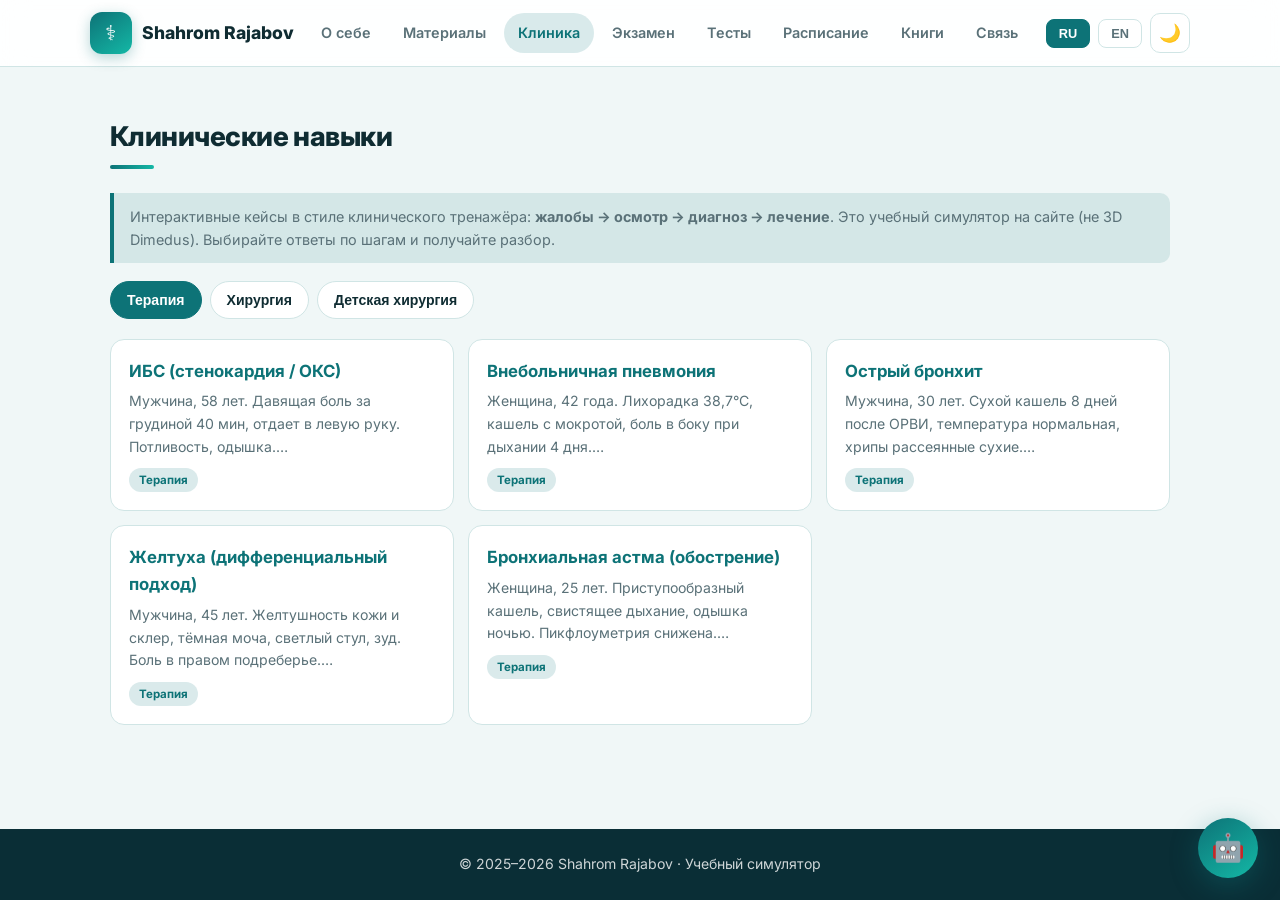
<file: clinical.html>
<!DOCTYPE html>
<html lang="ru">
<head>
  <meta charset="UTF-8">
  <meta name="viewport" content="width=device-width, initial-scale=1.0">
  <title>Клинические навыки — Shahrom Rajabov</title>
  <style>@import url('https://fonts.googleapis.com/css2?family=Inter:wght@400;500;600;700;800&display=swap');

:root {
  --bg: #f0f7f7;
  --bg-card: #ffffff;
  --text: #0f2c32;
  --text-muted: #5a7178;
  --primary: #0d7377;
  --primary-hover: #0a5c5f;
  --accent: #14b8a6;
  --border: #d0e5e5;
  --header-bg: rgba(255,255,255,0.9);
  --shadow: 0 4px 24px rgba(13,115,119,0.08);
  --radius: 14px;
  --danger: #e11d48;
}

[data-theme="dark"] {
  --bg: #0b1a1d;
  --bg-card: #122529;
  --text: #e6f2f2;
  --text-muted: #8aa3a8;
  --primary: #2dd4bf;
  --primary-hover: #5eead4;
  --accent: #14b8a6;
  --border: #1e3a3f;
  --header-bg: rgba(11,26,29,0.92);
  --shadow: 0 4px 24px rgba(0,0,0,0.35);
}

* { margin: 0; padding: 0; box-sizing: border-box; }
html { scroll-behavior: smooth; }
body {
  font-family: 'Inter', system-ui, sans-serif;
  background: var(--bg);
  color: var(--text);
  line-height: 1.6;
  min-height: 100vh;
  display: flex;
  flex-direction: column;
  transition: background 0.25s, color 0.25s;
}
a { text-decoration: none; color: inherit; transition: 0.2s; }
.container { width: 100%; max-width: 1100px; margin: 0 auto; padding: 0 20px; }

/* Header */
.header {
  background: var(--header-bg);
  backdrop-filter: blur(14px);
  border-bottom: 1px solid var(--border);
  position: sticky;
  top: 0;
  z-index: 100;
}
.header-inner {
  display: flex;
  align-items: center;
  justify-content: space-between;
  padding: 12px 0;
  gap: 12px;
}
.logo {
  display: flex;
  align-items: center;
  gap: 10px;
  font-weight: 800;
  font-size: 1.1rem;
  color: var(--text);
}
.logo-icon {
  width: 42px; height: 42px;
  background: linear-gradient(145deg, var(--primary), var(--accent));
  border-radius: 12px;
  display: flex; align-items: center; justify-content: center;
  color: white; font-size: 1.3rem;
  box-shadow: 0 4px 14px rgba(13,115,119,0.3);
}
.nav { display: flex; gap: 4px; flex-wrap: wrap; }
.nav a {
  padding: 8px 14px;
  border-radius: 999px;
  font-weight: 600;
  font-size: 0.9rem;
  color: var(--text-muted);
}
.nav a:hover, .nav a.active {
  background: color-mix(in srgb, var(--primary) 15%, transparent);
  color: var(--primary);
}
.header-actions { display: flex; align-items: center; gap: 8px; }
.icon-btn {
  width: 40px; height: 40px;
  border-radius: 10px;
  border: 1px solid var(--border);
  background: var(--bg-card);
  color: var(--text);
  cursor: pointer;
  display: flex; align-items: center; justify-content: center;
  font-size: 1.1rem;
  transition: 0.2s;
}
.icon-btn:hover { border-color: var(--primary); color: var(--primary); }
.lang-btn {
  padding: 6px 12px;
  border-radius: 8px;
  border: 1px solid var(--border);
  background: var(--bg-card);
  color: var(--text-muted);
  font-weight: 700;
  font-size: 0.8rem;
  cursor: pointer;
}
.lang-btn.active { background: var(--primary); color: white; border-color: var(--primary); }
.burger { display: none; background: none; border: none; font-size: 1.5rem; cursor: pointer; color: var(--primary); }

/* Hero */
.hero {
  background: linear-gradient(145deg, #0a2e36 0%, #0d7377 50%, #14b8a6 100%);
  color: white;
  padding: 64px 0 56px;
  text-align: center;
  position: relative;
  overflow: hidden;
}
.hero h1 { font-size: 2.4rem; font-weight: 800; margin-bottom: 8px; letter-spacing: -0.03em; }
.hero .subtitle { font-size: 1.15rem; opacity: 0.95; font-weight: 500; }
.hero .tagline { font-size: 0.98rem; opacity: 0.8; max-width: 460px; margin: 12px auto 0; }

/* Sections */
.section { padding: 48px 0; }
.section-title {
  font-size: 1.7rem; font-weight: 800; color: var(--text);
  margin-bottom: 24px; letter-spacing: -0.02em;
  position: relative; padding-bottom: 10px;
}
.section-title::after {
  content: ''; position: absolute; left: 0; bottom: 0;
  width: 44px; height: 4px;
  background: linear-gradient(90deg, var(--primary), var(--accent));
  border-radius: 4px;
}

/* Cards */
.card {
  background: var(--bg-card);
  border-radius: var(--radius);
  padding: 24px;
  border: 1px solid var(--border);
  box-shadow: var(--shadow);
  height: 100%;
  transition: transform 0.2s, box-shadow 0.2s;
}
.card:hover { transform: translateY(-4px); box-shadow: 0 12px 32px rgba(13,115,119,0.12); }
.card h3 { color: var(--primary); margin-bottom: 8px; font-size: 1.15rem; font-weight: 700; }
.card p { color: var(--text-muted); font-size: 0.93rem; }
.grid-2 { display: grid; grid-template-columns: repeat(auto-fit, minmax(280px, 1fr)); gap: 20px; }
.grid-3 { display: grid; grid-template-columns: repeat(auto-fit, minmax(240px, 1fr)); gap: 18px; }

/* About */
.about-content { display: grid; grid-template-columns: 1fr 1.5fr; gap: 36px; align-items: start; }
.about-photo {
  background: linear-gradient(145deg, color-mix(in srgb, var(--primary) 20%, var(--bg)), color-mix(in srgb, var(--accent) 25%, var(--bg)));
  border-radius: var(--radius); aspect-ratio: 1;
  display: flex; align-items: center; justify-content: center;
  font-size: 5rem; border: 2px solid var(--border);
}
.about-text p { margin-bottom: 12px; color: var(--text-muted); }
.about-text strong { color: var(--text); }
.info-list { list-style: none; margin-top: 18px; background: var(--bg-card); border-radius: 12px; border: 1px solid var(--border); overflow: hidden; }
.info-list li { padding: 11px 16px; border-bottom: 1px solid var(--border); display: flex; gap: 12px; }
.info-list li:last-child { border-bottom: none; }
.info-list .label { font-weight: 700; color: var(--primary); min-width: 90px; font-size: 0.88rem; }

/* Material hero + book viewer */
.material-hero {
  background: linear-gradient(145deg, #0a2e36, #0d7377 60%, #14b8a6);
  color: white; padding: 28px; border-radius: var(--radius); margin-bottom: 24px;
}
.material-hero h3 { color: white; font-size: 1.35rem; font-weight: 800; margin-bottom: 8px; }
.material-hero p { opacity: 0.92; margin-bottom: 18px; max-width: 520px; }
.btn-read, .btn {
  display: inline-flex; align-items: center; gap: 8px;
  background: white; color: #0a2e36;
  padding: 12px 22px; border-radius: 999px;
  font-weight: 700; font-size: 0.95rem; border: none; cursor: pointer;
  transition: 0.2s; font-family: inherit;
}
.btn-read:hover, .btn:hover { transform: translateY(-2px); box-shadow: 0 8px 20px rgba(0,0,0,0.15); }
.btn-primary {
  background: linear-gradient(135deg, var(--primary), var(--accent));
  color: white;
}

/* Embedded book section */
.book-viewer {
  background: var(--bg-card);
  border: 1px solid var(--border);
  border-radius: var(--radius);
  overflow: hidden;
  margin-bottom: 28px;
  box-shadow: var(--shadow);
}
.book-viewer-header {
  display: flex; align-items: center; justify-content: space-between;
  padding: 12px 16px; background: var(--bg);
  border-bottom: 1px solid var(--border); font-weight: 700;
}
.book-frame {
  width: 100%; height: 70vh; min-height: 420px; border: none;
  background: #e8eef0;
}

/* Search & questions */
.search-box { margin-bottom: 16px; }
.search-box input {
  width: 100%; max-width: 480px; padding: 12px 16px;
  border: 1.5px solid var(--border); border-radius: 999px;
  font-size: 1rem; background: var(--bg-card); color: var(--text);
  font-family: inherit; transition: 0.2s;
}
.search-box input:focus { outline: none; border-color: var(--primary); box-shadow: 0 0 0 3px color-mix(in srgb, var(--primary) 20%, transparent); }
.stats { display: flex; gap: 16px; flex-wrap: wrap; margin-bottom: 14px; font-size: 0.88rem; color: var(--text-muted); }
.stats strong { color: var(--primary); }

.q-list { list-style: none; }
.q-item {
  background: var(--bg-card); border: 1px solid var(--border);
  border-radius: 12px; margin-bottom: 8px; overflow: hidden; transition: 0.15s;
}
.q-item:hover { box-shadow: var(--shadow); }
.q-header {
  display: flex; align-items: flex-start; gap: 12px;
  padding: 13px 15px; cursor: pointer; user-select: none;
}
.q-num {
  background: color-mix(in srgb, var(--primary) 15%, transparent);
  color: var(--primary); font-weight: 800; font-size: 0.78rem;
  min-width: 32px; height: 26px; border-radius: 8px;
  display: flex; align-items: center; justify-content: center; flex-shrink: 0;
}
.q-title { flex: 1; font-weight: 600; font-size: 0.94rem; line-height: 1.4; }
.q-toggle { color: var(--text-muted); font-size: 0.85rem; transition: 0.2s; }
.q-item.open .q-toggle { transform: rotate(180deg); }
.q-body {
  display: none; padding: 12px 16px 16px;
  border-top: 1px solid var(--border);
  max-height: 65vh; overflow-y: auto;
  font-size: 0.92rem; line-height: 1.55; background: color-mix(in srgb, var(--primary) 4%, var(--bg));
}
.q-item.open .q-body { display: block; }
.q-body p { margin-bottom: 8px; }
.q-body h4 { margin: 12px 0 6px; color: var(--primary); }

.note {
  background: color-mix(in srgb, var(--primary) 12%, transparent);
  border-left: 4px solid var(--primary);
  padding: 12px 16px; border-radius: 0 10px 10px 0;
  margin-bottom: 18px; font-size: 0.9rem; color: var(--text-muted);
}

.item-card { display: flex; gap: 14px; align-items: flex-start; }
.item-icon {
  width: 48px; height: 48px;
  background: color-mix(in srgb, var(--primary) 15%, transparent);
  border-radius: 12px; display: flex; align-items: center; justify-content: center;
  font-size: 1.4rem; flex-shrink: 0;
}
.badge {
  display: inline-block;
  background: color-mix(in srgb, var(--primary) 15%, transparent);
  color: var(--primary); font-size: 0.72rem; font-weight: 700;
  padding: 3px 10px; border-radius: 20px; margin-top: 6px;
}

/* Contact */
.contact-form {
  background: var(--bg-card); padding: 28px; border-radius: var(--radius);
  border: 1px solid var(--border); box-shadow: var(--shadow); max-width: 520px;
}
.form-group { margin-bottom: 16px; }
.form-group label { display: block; font-weight: 700; margin-bottom: 5px; font-size: 0.9rem; }
.form-group input, .form-group textarea {
  width: 100%; padding: 11px 14px; border: 1.5px solid var(--border);
  border-radius: 10px; font-size: 1rem; font-family: inherit;
  background: var(--bg); color: var(--text); transition: 0.2s;
}
.form-group input:focus, .form-group textarea:focus {
  outline: none; border-color: var(--primary);
}
.form-group textarea { min-height: 120px; resize: vertical; }

/* Footer */
.footer {
  background: #0a2e36; color: rgba(255,255,255,0.8);
  padding: 24px 0; margin-top: auto; text-align: center; font-size: 0.88rem;
}

/* AI Widget */
.ai-chat-btn {
  position: fixed; bottom: 22px; right: 22px;
  width: 60px; height: 60px; border-radius: 50%;
  background: linear-gradient(145deg, var(--primary), var(--accent));
  color: white; border: none;
  box-shadow: 0 8px 28px rgba(13,115,119,0.4);
  cursor: pointer; z-index: 1500;
  display: flex; align-items: center; justify-content: center;
  font-size: 1.7rem; transition: 0.2s;
}
.ai-chat-btn:hover { transform: scale(1.08); }
.ai-chat-btn.open { background: #64748b; }
.ai-chat-panel {
  position: fixed; bottom: 94px; right: 22px;
  width: 380px; max-width: calc(100vw - 24px);
  height: 520px; max-height: calc(100vh - 120px);
  background: var(--bg-card); border-radius: 16px;
  box-shadow: 0 16px 48px rgba(0,0,0,0.2);
  z-index: 1499; display: none; flex-direction: column;
  overflow: hidden; border: 1px solid var(--border);
}
.ai-chat-panel.open { display: flex; }
.ai-chat-header {
  background: linear-gradient(145deg, #0a2e36, var(--primary));
  color: white; padding: 13px 15px;
  display: flex; align-items: center; justify-content: space-between;
  font-weight: 700;
}
.ai-chat-header button {
  background: rgba(255,255,255,0.18); border: none; color: white;
  width: 32px; height: 32px; border-radius: 8px; cursor: pointer; font-size: 1.1rem;
}
.ai-chat-body { flex: 1; overflow-y: auto; padding: 14px; background: var(--bg); }
.ai-chat-disclaimer {
  padding: 8px 12px; font-size: 0.7rem; color: var(--text-muted);
  background: var(--bg-card); border-top: 1px solid var(--border); text-align: center;
}

/* PDF Modal */
.pdf-modal {
  display: none; position: fixed; inset: 0;
  background: rgba(10,46,54,0.8); z-index: 2000;
  align-items: center; justify-content: center; padding: 12px;
  backdrop-filter: blur(6px);
}
.pdf-modal.open { display: flex; }
.pdf-modal-inner {
  background: var(--bg-card); width: 100%; max-width: 980px;
  height: 92vh; border-radius: 14px; overflow: hidden;
  display: flex; flex-direction: column;
  box-shadow: 0 24px 60px rgba(0,0,0,0.35);
}
.pdf-modal-header {
  display: flex; align-items: center; justify-content: space-between;
  padding: 11px 16px; background: #0a2e36; color: white; font-weight: 700;
}
.pdf-modal-header button {
  background: rgba(255,255,255,0.15); border: none; color: white;
  width: 34px; height: 34px; border-radius: 8px; cursor: pointer; font-size: 1.15rem;
}
.pdf-modal-body { flex: 1; background: #e8eef0; }
.pdf-modal-body iframe { width: 100%; height: 100%; border: none; }

@media (max-width: 768px) {
  .burger { display: block; }
  .nav {
    display: none; position: absolute; top: 100%; left: 0; right: 0;
    background: var(--bg-card); flex-direction: column; padding: 12px;
    box-shadow: var(--shadow); border-top: 1px solid var(--border);
  }
  .nav.open { display: flex; }
  .nav a { padding: 12px 14px; border-radius: 10px; }
  .hero h1 { font-size: 1.85rem; }
  .about-content { grid-template-columns: 1fr; }
  .about-photo { max-width: 180px; margin: 0 auto; }
  .ai-chat-panel { right: 10px; left: 10px; width: auto; bottom: 88px; }
  .ai-chat-btn { right: 14px; bottom: 14px; }
  .book-frame { height: 55vh; }
}


.clin-nav { display:flex; flex-wrap:wrap; gap:8px; margin-bottom:20px; }
.clin-tab {
  padding:10px 16px; border-radius:999px; border:1.5px solid var(--border);
  background:var(--bg-card); font-weight:600; cursor:pointer; font-size:0.88rem; color:var(--text);
}
.clin-tab.active { background:var(--primary); color:#fff; border-color:var(--primary); }
.case-grid { display:grid; grid-template-columns:repeat(auto-fill,minmax(260px,1fr)); gap:14px; }
.case-card {
  background:var(--bg-card); border:1px solid var(--border); border-radius:14px;
  padding:18px; cursor:pointer; transition:0.2s;
}
.case-card:hover { border-color:var(--primary); transform:translateY(-3px); box-shadow:var(--shadow); }
.case-card h3 { color:var(--primary); margin-bottom:6px; font-size:1.05rem; }
.case-card p { color:var(--text-muted); font-size:0.88rem; }
.case-card .tag {
  display:inline-block; margin-top:10px; font-size:0.72rem; font-weight:700;
  padding:3px 10px; border-radius:20px;
  background:color-mix(in srgb, var(--primary) 15%, transparent); color:var(--primary);
}
.sim-wrap { display:none; }
.sim-wrap.open { display:block; }
.sim-header {
  display:flex; flex-wrap:wrap; gap:10px; align-items:center; margin-bottom:16px;
}
.step-bar {
  display:flex; flex-wrap:wrap; gap:6px; margin-bottom:18px;
}
.step-pill {
  padding:7px 12px; border-radius:8px; font-size:0.8rem; font-weight:600;
  background:var(--bg); border:1px solid var(--border); color:var(--text-muted);
}
.step-pill.done { background:color-mix(in srgb, #16a34a 20%, transparent); color:#16a34a; border-color:#16a34a; }
.step-pill.current { background:var(--primary); color:#fff; border-color:var(--primary); }
.sim-panel {
  background:var(--bg-card); border:1px solid var(--border); border-radius:14px; padding:20px;
}
.choice {
  display:block; width:100%; text-align:left; padding:12px 14px; margin:8px 0;
  border-radius:10px; border:1.5px solid var(--border); background:var(--bg);
  color:var(--text); cursor:pointer; font-size:0.92rem; transition:0.15s;
}
.choice:hover { border-color:var(--primary); }
.choice.selected { border-color:var(--primary); background:color-mix(in srgb, var(--primary) 12%, transparent); }
.choice.correct { border-color:#16a34a; background:rgba(22,163,74,0.12); }
.choice.wrong { border-color:#e11d48; background:rgba(225,29,72,0.1); }
.patient-box {
  background:linear-gradient(145deg,#0a2e36,#0d7377); color:#fff;
  border-radius:14px; padding:16px 18px; margin-bottom:16px;
}
.patient-box .label { opacity:0.8; font-size:0.8rem; }
.feedback {
  margin-top:12px; padding:12px; border-radius:10px; font-size:0.9rem;
  background:color-mix(in srgb, var(--primary) 10%, transparent);
  border-left:4px solid var(--primary);
}

  </style>
</head>
<body>
  <header class="header">
    <div class="container header-inner">
      <a href="index.html" class="logo"><div class="logo-icon">⚕</div><span>Shahrom Rajabov</span></a>
      <button class="burger" id="burger">☰</button>
      <nav class="nav" id="nav">
        <a href="index.html">О себе</a>
        <a href="materials.html">Материалы</a>
        <a href="clinical.html" class="active">Клиника</a>
        <a href="exam.html">Экзамен</a>
        <a href="tests.html">Тесты</a>
        <a href="schedule.html">Расписание</a>
        <a href="books.html">Книги</a>
        <a href="contact.html">Связь</a>
      </nav>
      <div class="header-actions">
        <button class="lang-btn active" data-lang="ru">RU</button>
        <button class="lang-btn" data-lang="en">EN</button>
        <button class="icon-btn" id="themeBtn">🌙</button>
      </div>
    </div>
  </header>

  <section class="section">
    <div class="container">
      <h2 class="section-title">Клинические навыки</h2>
      <div class="note">
        Интерактивные кейсы в стиле клинического тренажёра: <b>жалобы → осмотр → диагноз → лечение</b>.
        Это учебный симулятор на сайте (не 3D Dimedus). Выбирайте ответы по шагам и получайте разбор.
      </div>

      <div class="clin-nav" id="clinNav">
        <button class="clin-tab active" data-cat="therapy">Терапия</button>
        <button class="clin-tab" data-cat="surgery">Хирургия</button>
        <button class="clin-tab" data-cat="pedsurg">Детская хирургия</button>
      </div>

      <div id="caseList" class="case-grid"></div>
      <div id="simArea" class="sim-wrap"></div>
    </div>
  </section>

  <footer class="footer"><div class="container"><p>© 2025–2026 Shahrom Rajabov · Учебный симулятор</p></div></footer>
  <script>// Theme + Language + AI + PDF
const i18n = {
  ru: {
    about: "О себе", materials: "Материалы", books: "Книги", contact: "Обратная связь",
    heroTitle: "Раджабов Шахром", heroSub: "Студент • Будущий врач",
    heroTag: "Путь в медицину начинается с знаний, дисциплины и желания помогать людям",
    aboutTitle: "О себе",
    aboutP1: "Здравствуйте! Меня зовут Раджабов Шахром. Я студент медицинского университета, который стремится стать квалифицированным и внимательным врачом.",
    aboutP2: "Медицина для меня — это не просто профессия, а призвание. Я верю, что хороший врач должен сочетать глубокие знания, эмпатию и постоянное стремление к развитию.",
    status: "Статус", statusVal: "Студент медицинского вуза",
    goal: "Цель", goalVal: "Стать практикующим врачом",
    interests: "Интересы", interestsVal: "Клиническая медицина, анатомия, терапия",
    matTitle: "Материалы для экзамена",
    matHero: "Детская хирургия — вопросы 1–182",
    matDesc: "Основной учебный материал. Читайте учебник прямо на сайте и ищите ответы по вопросам.",
    openBook: "Открыть учебник",
    searchPh: "Поиск по вопросам (атрезия, травма, пилоростеноз...)",
    totalQ: "Всего вопросов",
    booksTitle: "Рекомендуемые книги",
    contactTitle: "Обратная связь",
    send: "Отправить",
    aiTitle: "ИИ-помощник",
    aiLocal: "Поиск по материалам сайта",
    aiWeb: "Спросить общий медицинский ИИ",
    aiHint: "Введите тему или вопрос — найду в материалах. Для других медицинских вопросов откройте ChatGPT / Perplexity."
  },
  en: {
    about: "About", materials: "Materials", books: "Books", contact: "Contact",
    heroTitle: "Shahrom Rajabov", heroSub: "Student • Future Doctor",
    heroTag: "The path to medicine begins with knowledge, discipline and the desire to help people",
    aboutTitle: "About me",
    aboutP1: "Hello! My name is Shahrom Rajabov. I am a medical university student who strives to become a qualified and attentive doctor.",
    aboutP2: "Medicine for me is not just a profession, but a calling. I believe a good doctor must combine deep knowledge, empathy and continuous development.",
    status: "Status", statusVal: "Medical university student",
    goal: "Goal", goalVal: "Become a practicing physician",
    interests: "Interests", interestsVal: "Clinical medicine, anatomy, therapy",
    matTitle: "Exam materials",
    matHero: "Pediatric Surgery — questions 1–182",
    matDesc: "Main study material. Read the textbook on the site and search answers by question.",
    openBook: "Open textbook",
    searchPh: "Search questions (atresia, trauma, pyloric stenosis...)",
    totalQ: "Total questions",
    booksTitle: "Recommended books",
    contactTitle: "Feedback",
    send: "Send",
    aiTitle: "AI Assistant",
    aiLocal: "Search site materials",
    aiWeb: "Ask general medical AI",
    aiHint: "Enter a topic — I will search the materials. For other medical questions open ChatGPT / Perplexity."
  }
};

let currentLang = localStorage.getItem('lang') || 'ru';
let currentTheme = localStorage.getItem('theme') || 'light';

document.addEventListener('DOMContentLoaded', () => {
  document.documentElement.setAttribute('data-theme', currentTheme);
  applyLang(currentLang);
  initBurger();
  initThemeBtn();
  initLangBtn();
  initAIChat();
  initPdfButtons();
});

function applyLang(lang) {
  currentLang = lang;
  localStorage.setItem('lang', lang);
  document.documentElement.lang = lang;
  document.querySelectorAll('[data-i18n]').forEach(el => {
    const key = el.getAttribute('data-i18n');
    if (i18n[lang][key]) el.textContent = i18n[lang][key];
  });
  document.querySelectorAll('[data-i18n-placeholder]').forEach(el => {
    const key = el.getAttribute('data-i18n-placeholder');
    if (i18n[lang][key]) el.placeholder = i18n[lang][key];
  });
  document.querySelectorAll('.lang-btn').forEach(b => {
    b.classList.toggle('active', b.dataset.lang === lang);
  });
}

function initThemeBtn() {
  const btn = document.getElementById('themeBtn');
  if (!btn) return;
  btn.textContent = currentTheme === 'dark' ? '☀️' : '🌙';
  btn.addEventListener('click', () => {
    currentTheme = currentTheme === 'dark' ? 'light' : 'dark';
    localStorage.setItem('theme', currentTheme);
    document.documentElement.setAttribute('data-theme', currentTheme);
    btn.textContent = currentTheme === 'dark' ? '☀️' : '🌙';
  });
}

function initLangBtn() {
  document.querySelectorAll('.lang-btn').forEach(btn => {
    btn.addEventListener('click', () => applyLang(btn.dataset.lang));
  });
}

function initBurger() {
  const burger = document.getElementById('burger');
  const nav = document.getElementById('nav');
  if (!burger || !nav) return;
  burger.addEventListener('click', () => {
    nav.classList.toggle('open');
    burger.textContent = nav.classList.contains('open') ? '✕' : '☰';
  });
  nav.querySelectorAll('a').forEach(a => a.addEventListener('click', () => {
    nav.classList.remove('open'); burger.textContent = '☰';
  }));
}

function initPdfButtons() {
  document.querySelectorAll('[data-open-pdf]').forEach(btn => {
    btn.addEventListener('click', e => {
      e.preventDefault();
      openPdfViewer(btn.getAttribute('data-open-pdf'));
    });
  });
}

function openPdfViewer(url) {
  let modal = document.getElementById('pdfModal');
  if (!modal) {
    modal = document.createElement('div');
    modal.id = 'pdfModal';
    modal.className = 'pdf-modal';
    modal.innerHTML = `
      <div class="pdf-modal-inner">
        <div class="pdf-modal-header">
          <span>Pediatric Surgery / Детская хирургия</span>
          <button id="pdfModalClose">✕</button>
        </div>
        <div class="pdf-modal-body"><iframe id="pdfFrame" src="" title="PDF"></iframe></div>
      </div>`;
    document.body.appendChild(modal);
    document.getElementById('pdfModalClose').onclick = () => {
      modal.classList.remove('open');
      document.getElementById('pdfFrame').src = '';
    };
    modal.onclick = e => { if (e.target === modal) { modal.classList.remove('open'); document.getElementById('pdfFrame').src = ''; } };
  }
  document.getElementById('pdfFrame').src = url + '#toolbar=1';
  modal.classList.add('open');
}

function initAIChat() {
  if (document.getElementById('aiChatBtn')) return;
  const btn = document.createElement('button');
  btn.className = 'ai-chat-btn'; btn.id = 'aiChatBtn'; btn.innerHTML = '🤖';
  document.body.appendChild(btn);

  const panel = document.createElement('div');
  panel.className = 'ai-chat-panel'; panel.id = 'aiChatPanel';
  panel.innerHTML = `
    <div class="ai-chat-header">
      <span data-i18n="aiTitle">ИИ-помощник</span>
      <button id="aiChatClose">✕</button>
    </div>
    <div class="ai-chat-body">
      <p style="font-weight:600;margin-bottom:10px;" data-i18n="aiLocal">Поиск по материалам сайта</p>
      <input id="aiInput" type="text" data-i18n-placeholder="searchPh" placeholder="атрезия, травма..."
        style="width:100%;padding:11px 14px;border:1.5px solid var(--border);border-radius:10px;background:var(--bg-card);color:var(--text);margin-bottom:10px;font-size:0.95rem;">
      <button id="aiSearchBtn" class="btn btn-primary" style="width:100%;justify-content:center;margin-bottom:14px;">Найти</button>
      <div id="aiResults" style="font-size:0.9rem;"></div>
      <div style="margin-top:16px;padding-top:14px;border-top:1px solid var(--border);">
        <p style="font-size:0.85rem;color:var(--text-muted);margin-bottom:10px;" data-i18n="aiWeb">Спросить общий медицинский ИИ</p>
        <a href="https://chatgpt.com/" target="_blank" rel="noopener" class="btn btn-primary" style="width:100%;justify-content:center;background:#10a37f;margin-bottom:8px;">ChatGPT</a>
        <a href="https://www.perplexity.ai/" target="_blank" rel="noopener" class="btn" style="width:100%;justify-content:center;background:var(--bg-card);border:1px solid var(--border);color:var(--text);">Perplexity (с источниками)</a>
      </div>
      <p style="font-size:0.78rem;color:var(--text-muted);margin-top:12px;" data-i18n="aiHint"></p>
    </div>
    <div class="ai-chat-disclaimer">Не заменяет врача и учебник. Проверяйте важную информацию.</div>
  `;
  document.body.appendChild(panel);

  btn.onclick = () => {
    const open = panel.classList.toggle('open');
    btn.classList.toggle('open', open);
    btn.innerHTML = open ? '✕' : '🤖';
  };
  document.getElementById('aiChatClose').onclick = () => {
    panel.classList.remove('open'); btn.classList.remove('open'); btn.innerHTML = '🤖';
  };

  const doSearch = () => {
    const q = (document.getElementById('aiInput').value || '').toLowerCase().trim();
    const results = document.getElementById('aiResults');
    if (!q) { results.innerHTML = '<p style="color:var(--text-muted)">Введите запрос</p>'; return; }
    if (typeof fullQuestions === 'undefined') {
      results.innerHTML = '<p>Откройте страницу «Материалы» для поиска по 182 вопросам.</p>';
      return;
    }
    const found = fullQuestions.filter(i =>
      i.t.toLowerCase().includes(q) || (i.a && i.a.toLowerCase().includes(q))
    ).slice(0, 6);
    if (!found.length) {
      results.innerHTML = '<p>В материалах не найдено. Попробуйте ChatGPT или Perplexity ниже.</p>';
      return;
    }
    results.innerHTML = found.map(i => `
      <div style="background:var(--bg-card);border:1px solid var(--border);border-radius:10px;padding:10px;margin-bottom:8px;">
        <div style="font-weight:700;color:var(--primary);margin-bottom:4px;">№${i.n}. ${i.t}</div>
        <div style="font-size:0.82rem;color:var(--text-muted);max-height:60px;overflow:hidden;">${(i.a||'').replace(/<[^>]+>/g,'').slice(0,160)}...</div>
      </div>`).join('');
  };
  document.getElementById('aiSearchBtn').onclick = doSearch;
  document.getElementById('aiInput').addEventListener('keydown', e => { if (e.key === 'Enter') doSearch(); });
  applyLang(currentLang);
}
</script>
  <script>
  const CASES = {"therapy": [{"id": "ibs", "title": "ИБС (стенокардия / ОКС)", "tag": "Терапия", "patient": "Мужчина, 58 лет. Давящая боль за грудиной 40 мин, отдает в левую руку. Потливость, одышка.", "steps": [{"name": "Жалобы", "text": "Что наиболее характерно для типичной стенокардии / ОКС?", "choices": ["Давящая боль за грудиной, связь с нагрузкой или длительность >20 мин", "Боль только в эпигастрии без других симптомов", "Боль при пальпации рёбер", "Головная боль и головокружение"], "correct": 0, "fb": "Классика: загрудинная давящая боль, иррадиация, вегетатика. При >20 мин — думать об ОКС."}, {"name": "Осмотр", "text": "Первые действия у постели:", "choices": ["ABC, ЭКГ в 12 отведениях, доступ, SpO2", "Сразу только УЗИ живота", "Только анальгин в/м", "Ждать утра для плановой ЭКГ"], "correct": 0, "fb": "ЭКГ в первые 10 минут — стандарт при подозрении на ОКС."}, {"name": "Диагноз", "text": "На ЭКГ подъём ST в II, III, aVF. Наиболее вероятно:", "choices": ["Нижний (правый коронарный) STEMI", "Передний STEMI", "ТЭЛА без изменений ЭКГ", "Перикардит"], "correct": 0, "fb": "II, III, aVF — нижняя стенка, чаще RCA."}, {"name": "Лечение", "text": "Неотложная тактика при STEMI:", "choices": ["Реперфузия (ЧКВ/тромболизис), двойная антиагрегантная, антикоагулянт, статины", "Только постельный режим", "Только нитроглицерин без госпитализации", "Антибиотики"], "correct": 0, "fb": "Время = мышца. Реперфузия как можно раньше."}]}, {"id": "pneumonia", "title": "Внебольничная пневмония", "tag": "Терапия", "patient": "Женщина, 42 года. Лихорадка 38,7°C, кашель с мокротой, боль в боку при дыхании 4 дня.", "steps": [{"name": "Жалобы", "text": "Классический симптомокомплекс пневмонии:", "choices": ["Лихорадка, кашель, одышка, боль в груди плеврального характера", "Только насморк 1 день", "Только изжога", "Боль в суставах без температуры"], "correct": 0, "fb": "Лихорадка + респираторные симптомы + локальные данные — ключ."}, {"name": "Осмотр", "text": "Аускультативно ожидаете:", "choices": ["Локальное ослабление дыхания, крепитация/влажные хрипы", "Только сухие хрипы по всем полям", "Полностью нормальное дыхание", "Только шум трения перикарда"], "correct": 0, "fb": "Локальные влажные хрипы/крепитация типичны."}, {"name": "Диагноз", "text": "Базовый метод подтверждения:", "choices": ["Рентген органов грудной клетки (или КТ при сомнениях)", "Только общий анализ мочи", "Только ЭКГ", "Только УЗИ щитовидной железы"], "correct": 0, "fb": "Рентген — стандарт подтверждения инфильтрата."}, {"name": "Лечение", "text": "Стартовая терапия амбулаторно (без факторов риска):", "choices": ["Амоксициллин или макролид / респираторный фторхинолон по локальным рекомендациям", "Только противовирусные при любой пневмонии", "Только муколитики без антибиотика", "Гормоны сразу всем"], "correct": 0, "fb": "Антибиотик по тяжести и резистентности в регионе."}]}, {"id": "bronchitis", "title": "Острый бронхит", "tag": "Терапия", "patient": "Мужчина, 30 лет. Сухой кашель 8 дней после ОРВИ, температура нормальная, хрипы рассеянные сухие.", "steps": [{"name": "Жалобы", "text": "Для острого бронхита наиболее характерно:", "choices": ["Кашель (часто после вирусной инфекции), без выраженных признаков пневмонии", "Высокая лихорадка и боль в боку с «ржавой» мокротой", "Кровохарканье и потеря веса", "Ночные поты и лимфоузлы"], "correct": 0, "fb": "Чаще вирусный; кашель может длиться 2–3 недели."}, {"name": "Диагноз", "text": "Рентген грудной клетки показан, если:", "choices": ["Подозрение на пневмонию (одышка, тахикардия, очаговые данные, возраст/коморбидность)", "Всегда при любом кашле 3 дня", "Никогда", "Только при насморке"], "correct": 0, "fb": "Не всем подряд — по клиническим критериям."}, {"name": "Лечение", "text": "Основной подход:", "choices": ["Симптоматический; антибиотики не рутинно (большинство — вирусы)", "Обязательно антибиотик всем", "Длительные системные стероиды всем", "Химиотерапия"], "correct": 0, "fb": "Антибиотики — при бактериальных признаках/осложнениях."}]}, {"id": "jaundice", "title": "Желтуха (дифференциальный подход)", "tag": "Терапия", "patient": "Мужчина, 45 лет. Желтушность кожи и склер, тёмная моча, светлый стул, зуд. Боль в правом подреберье.", "steps": [{"name": "Жалобы", "text": "Светлый стул + тёмная моча + зуд больше говорят о:", "choices": ["Подпечёночной (механической) желтухе", "Только гемолизе", "Только каротинемии", "Норме"], "correct": 0, "fb": "Холестаз: билирубин в моче, нет стеркобилина в кале."}, {"name": "Обследование", "text": "Первый шаг визуализации:", "choices": ["УЗИ брюшной полости (желчные пути, камни, расширение протоков)", "Сразу только МРТ головы", "Только рентген стопы", "Только спирометрия"], "correct": 0, "fb": "УЗИ — доступный скрининг обструкции."}, {"name": "Диагноз", "text": "При расширенных внутри- и внепечёночных протоках и камне в холедохе:", "choices": ["Механическая желтуха (холедохолитиаз) — нужна декомпрессия/ЭРХПГ по показаниям", "Только «физиологическая» желтуха взрослого", "Только вирусный гепатит без визуализации", "Игнорировать"], "correct": 0, "fb": "Обструкцию устраняют; важно не пропустить холангит."}]}, {"id": "asthma", "title": "Бронхиальная астма (обострение)", "tag": "Терапия", "patient": "Женщина, 25 лет. Приступообразный кашель, свистящее дыхание, одышка ночью. Пикфлоуметрия снижена.", "steps": [{"name": "Жалобы", "text": "Типичные признаки астмы:", "choices": ["Эпизоды свистящего дыхания, одышки, кашля; вариабельность; ответ на бронхолитики", "Постоянный односторонний хрип без изменений", "Только отёки ног", "Боль в суставах"], "correct": 0, "fb": "Обратимая обструкция + гиперреактивность."}, {"name": "Обострение", "text": "Неотложная помощь при приступе:", "choices": ["Ингаляционный КДБА (сальбутамол), O2 по показаниям, системные стероиды при среднетяжёлом/тяжёлом", "Только кодеин", "Только антибиотик", "Полный покой без ингаляторов"], "correct": 0, "fb": "КДБА — первая линия купирования."}, {"name": "Базис", "text": "Контроль заболевания опирается на:", "choices": ["Ингаляционные глюкокортикостероиды ± ДДБА, обучение технике ингаляции", "Только постоянные антибиотики", "Только постельный режим", "Отказ от любых ингаляторов"], "correct": 0, "fb": "ИГКС — основа контроля."}]}], "surgery": [{"id": "appendicitis", "title": "Острый аппендицит", "tag": "Хирургия", "patient": "Юноша, 19 лет. Боль в эпигастрии → правая подвздошная область, тошнота, температура 37,6°C.", "steps": [{"name": "Жалобы", "text": "Классическая миграция боли при аппендиците:", "choices": ["От эпигастрия/околопупочной к правой подвздошной области", "Сразу только в левое подреберье", "Только в поясницу без живота", "Только головная боль"], "correct": 0, "fb": "Миграция боли — важный анамнестический признак."}, {"name": "Осмотр", "text": "Положительные симптомы:", "choices": ["Щёткин–Блюмберг, Ровзинг, локальная защита справа", "Только симптом Пастернацкого слева", "Отсутствие любой болезненности", "Только ригидность затылка"], "correct": 0, "fb": "Локальный перитонеальный синдром справа."}, {"name": "Диагноз", "text": "При сомнении у взрослых часто используют:", "choices": ["УЗИ / КТ живота, лаборатория (лейкоцитоз)", "Только ЭКГ", "Только рентген черепа", "Наблюдение дома без осмотра"], "correct": 0, "fb": "Визуализация снижает отрицательные аппендэктомии."}, {"name": "Лечение", "text": "Стандарт при установленном остром аппендиците:", "choices": ["Аппендэктомия (часто лапароскопическая) + антибиотики по протоколу", "Только чай и диета дома", "Только спазмолитик", "Химиотерапия"], "correct": 0, "fb": "Хирургия — основа; сроки важны."}]}, {"id": "cholecystitis", "title": "Острый калькулёзный холецистит", "tag": "Хирургия", "patient": "Женщина, 48 лет. Боль в правом подреберье после жирной пищи, тошнота, положительный симптом Мерфи.", "steps": [{"name": "Жалобы", "text": "Типичный триггер:", "choices": ["Жирная/обильная еда, боль в правом подреберье", "Бег на длинные дистанции", "Только стресс без боли", "Кашель"], "correct": 0, "fb": "Билиарная колика/холецистит часто после жирного."}, {"name": "Диагноз", "text": "Метод выбора первой линии:", "choices": ["УЗИ желчного пузыря (камни, стенка, перивезикальная жидкость)", "Только маркеры инфаркта", "Только спирометрия", "Только рентген кисти"], "correct": 0, "fb": "УЗИ — золотой стандарт скрининга."}, {"name": "Лечение", "text": "При остром калькулёзном холецистите:", "choices": ["Госпитализация, антибиотики, ранняя холецистэктомия по показаниям", "Только домашние грелки", "Только слабительное", "Игнор"], "correct": 0, "fb": "Ранняя лапароскопическая холецистэктомия часто предпочтительна."}]}, {"id": "hernia", "title": "Ущемлённая паховая грыжа", "tag": "Хирургия", "patient": "Мужчина, 62 лет. Резкая боль в паху, невправимое выпячивание, рвота.", "steps": [{"name": "Клиника", "text": "Признаки ущемления:", "choices": ["Боль, невправимость, возможно нарушение пассажа/рвота", "Мягкая безболезненная вправимая грыжа без жалоб", "Только отёк лодыжек", "Кашель 1 день"], "correct": 0, "fb": "Ущемление — неотложное состояние."}, {"name": "Тактика", "text": "Правильно:", "choices": ["Срочная госпитализация, не пытаться силой вправлять при подозрении на ущемление, операция", "Сильное вправление на дому", "Только мазь", "Наблюдение неделю дома"], "correct": 0, "fb": "Риск некроза кишки — операция без задержки."}]}], "pedsurg": [{"id": "pyloric", "title": "Пилоростеноз", "tag": "Детская хирургия", "patient": "Мальчик, 5 недель. Рвота «фонтаном» без желчи, потеря веса, «олива» в правом подреберье.", "steps": [{"name": "Клиника", "text": "Классика пилоростеноза:", "choices": ["Возраст 2–8 недель, рвота фонтаном без желчи, голодный ребёнок", "Рвота желчью с рождения", "Мелена у подростка", "Только запор у школьника"], "correct": 0, "fb": "Гипертрофический пилоростеноз — типичный возраст и рвота без желчи."}, {"name": "Диагноз", "text": "Метод выбора:", "choices": ["УЗИ привратника (толщина/длина)", "Только КТ головы", "Только ЭКГ", "Только анализ на глистов"], "correct": 0, "fb": "УЗИ — стандарт."}, {"name": "Лечение", "text": "Операция выбора:", "choices": ["Пилоромиотомия по Фреде–Рамштедту после коррекции электролитов", "Только зондовое кормление пожизненно", "Гастрэктомия", "Только антибиотики"], "correct": 0, "fb": "Сначала регидратация и K+, затем миотомия."}]}, {"id": "intussusception", "title": "Инвагинация кишечника", "tag": "Детская хирургия", "patient": "Ребёнок, 11 месяцев. Приступообразный плач, «малиновое желе» из прямой кишки, пальпируемое образование.", "steps": [{"name": "Клиника", "text": "Классическая триада:", "choices": ["Приступообразная боль, рвота, кровянистый стул («малиновое желе»)", "Только экзема", "Только насморк", "Безболезненный запор без крови"], "correct": 0, "fb": "Пик 6–12 месяцев."}, {"name": "Диагноз", "text": "Предпочтительный метод:", "choices": ["УЗИ («мишень» / target sign)", "Только рентген черепа", "Только ЭЭГ", "Только анализ мокроты"], "correct": 0, "fb": "УЗИ высокоинформативно."}, {"name": "Лечение", "text": "При неосложнённой инвагинации:", "choices": ["Пневматическая/гидростатическая дезинвагинация под контролем; операция при неудаче/осложнениях", "Только чай дома", "Химиотерапия", "Игнор 3 дня"], "correct": 0, "fb": "Консервативная дезинвагинация — первая линия при стабильности."}]}, {"id": "ea", "title": "Атрезия пищевода", "tag": "Детская хирургия", "patient": "Новорождённый. Обильная пенистая слюна, цианоз и кашель при попытке кормления. Не проходит зонд в желудок.", "steps": [{"name": "Клиника", "text": "Ключевой признак:", "choices": ["Пенистые выделения, аспирация при кормлении, невозможность провести зонд", "Нормальное кормление с первых часов", "Только желтуха 3 суток", "Только опрелости"], "correct": 0, "fb": "Подозревать до первого кормления при многоводии/слюне."}, {"name": "Диагноз", "text": "Подтверждение:", "choices": ["Зонд + рентген (зонд в слепом мешке; воздух в ЖКТ при дистальном ТПС)", "Только УЗИ тазобедренных суставов", "Только анализ кала", "Только отоскопия"], "correct": 0, "fb": "Рентген с контрастным зондом (осторожно) / воздух в кишечнике."}, {"name": "Тактика", "text": "До операции:", "choices": ["Санация, приподнятый головной конец, запрет энтерального кормления, перевод в центр", "Кормление грудью через силу", "Выписка домой", "Только витамин D"], "correct": 0, "fb": "Профилактика аспирации и ранняя хирургия."}]}]};
  let cat = 'therapy';
  let currentCase = null;
  let stepIdx = 0;
  let score = 0;

  const nav = document.getElementById('clinNav');
  const list = document.getElementById('caseList');
  const sim = document.getElementById('simArea');

  nav.querySelectorAll('.clin-tab').forEach(btn => {
    btn.onclick = () => {
      nav.querySelectorAll('.clin-tab').forEach(b => b.classList.remove('active'));
      btn.classList.add('active');
      cat = btn.dataset.cat;
      sim.classList.remove('open');
      sim.innerHTML = '';
      renderList();
    };
  });

  function renderList() {
    const items = CASES[cat] || [];
    list.style.display = 'grid';
    list.innerHTML = items.map(c => `
      <div class="case-card" data-id="${c.id}">
        <h3>${c.title}</h3>
        <p>${c.patient.slice(0, 100)}…</p>
        <span class="tag">${c.tag}</span>
      </div>
    `).join('');
    list.querySelectorAll('.case-card').forEach(card => {
      card.onclick = () => startCase(card.dataset.id);
    });
  }

  function startCase(id) {
    currentCase = (CASES[cat] || []).find(c => c.id === id);
    if (!currentCase) return;
    stepIdx = 0;
    score = 0;
    list.style.display = 'none';
    sim.classList.add('open');
    renderStep();
  }

  function renderStep() {
    const c = currentCase;
    const steps = c.steps;
    const s = steps[stepIdx];
    const pills = steps.map((st, i) => {
      let cls = 'step-pill';
      if (i < stepIdx) cls += ' done';
      if (i === stepIdx) cls += ' current';
      return `<span class="${cls}">${i+1}. ${st.name}</span>`;
    }).join('');

    sim.innerHTML = `
      <div class="sim-header">
        <button class="mode-btn" id="btnBackList" style="padding:8px 14px;border-radius:10px;border:1.5px solid var(--border);background:var(--bg-card);cursor:pointer;font-weight:600">← К списку</button>
        <strong>${c.title}</strong>
      </div>
      <div class="step-bar">${pills}</div>
      <div class="patient-box">
        <div class="label">Пациент / ситуация</div>
        <div>${c.patient}</div>
      </div>
      <div class="sim-panel">
        <h3 style="margin-bottom:12px;color:var(--primary)">${s.name}</h3>
        <p style="margin-bottom:14px;font-weight:600">${s.text}</p>
        <div id="choices"></div>
        <div id="fb" class="feedback" style="display:none"></div>
        <button class="btn btn-primary" id="btnNext" style="margin-top:14px;display:none">Далее →</button>
      </div>
    `;

    document.getElementById('btnBackList').onclick = () => {
      sim.classList.remove('open');
      list.style.display = 'grid';
    };

    const ch = document.getElementById('choices');
    ch.innerHTML = s.choices.map((t, i) =>
      `<button class="choice" data-i="${i}">${t}</button>`
    ).join('');

    let locked = false;
    ch.querySelectorAll('.choice').forEach(btn => {
      btn.onclick = () => {
        if (locked) return;
        locked = true;
        const i = +btn.dataset.i;
        ch.querySelectorAll('.choice').forEach(b => {
          b.classList.remove('selected');
          const j = +b.dataset.i;
          if (j === s.correct) b.classList.add('correct');
          if (j === i && j !== s.correct) b.classList.add('wrong');
        });
        btn.classList.add('selected');
        if (i === s.correct) score++;
        const fb = document.getElementById('fb');
        fb.style.display = 'block';
        fb.innerHTML = s.fb;
        document.getElementById('btnNext').style.display = 'inline-flex';
      };
    });

    document.getElementById('btnNext').onclick = () => {
      stepIdx++;
      if (stepIdx >= steps.length) {
        showResult();
      } else {
        renderStep();
      }
    };
  }

  function showResult() {
    const total = currentCase.steps.length;
    const pct = Math.round(score / total * 100);
    const mark = pct >= 80 ? 'Отлично — клиническое мышление на уровне' :
                 pct >= 60 ? 'Хорошо — повторите слабые шаги' :
                 'Нужно разобрать тему ещё раз';
    sim.innerHTML = `
      <div class="sim-panel" style="text-align:center">
        <h3 style="color:var(--primary);margin-bottom:10px">${currentCase.title}</h3>
        <div style="font-size:2.4rem;font-weight:800;color:var(--text)">${score} / ${total}</div>
        <div style="color:var(--text-muted);margin:8px 0 18px">${pct}% · ${mark}</div>
        <button class="btn btn-primary" id="btnRetry">Пройти снова</button>
        <button class="btn" id="btnToList" style="margin-left:8px;border:1.5px solid var(--border);background:var(--bg-card);color:var(--text)">К списку кейсов</button>
      </div>`;
    document.getElementById('btnRetry').onclick = () => { stepIdx = 0; score = 0; renderStep(); };
    document.getElementById('btnToList').onclick = () => {
      sim.classList.remove('open');
      list.style.display = 'grid';
    };
  }

  renderList();
  </script>
</body>
</html>
</file>
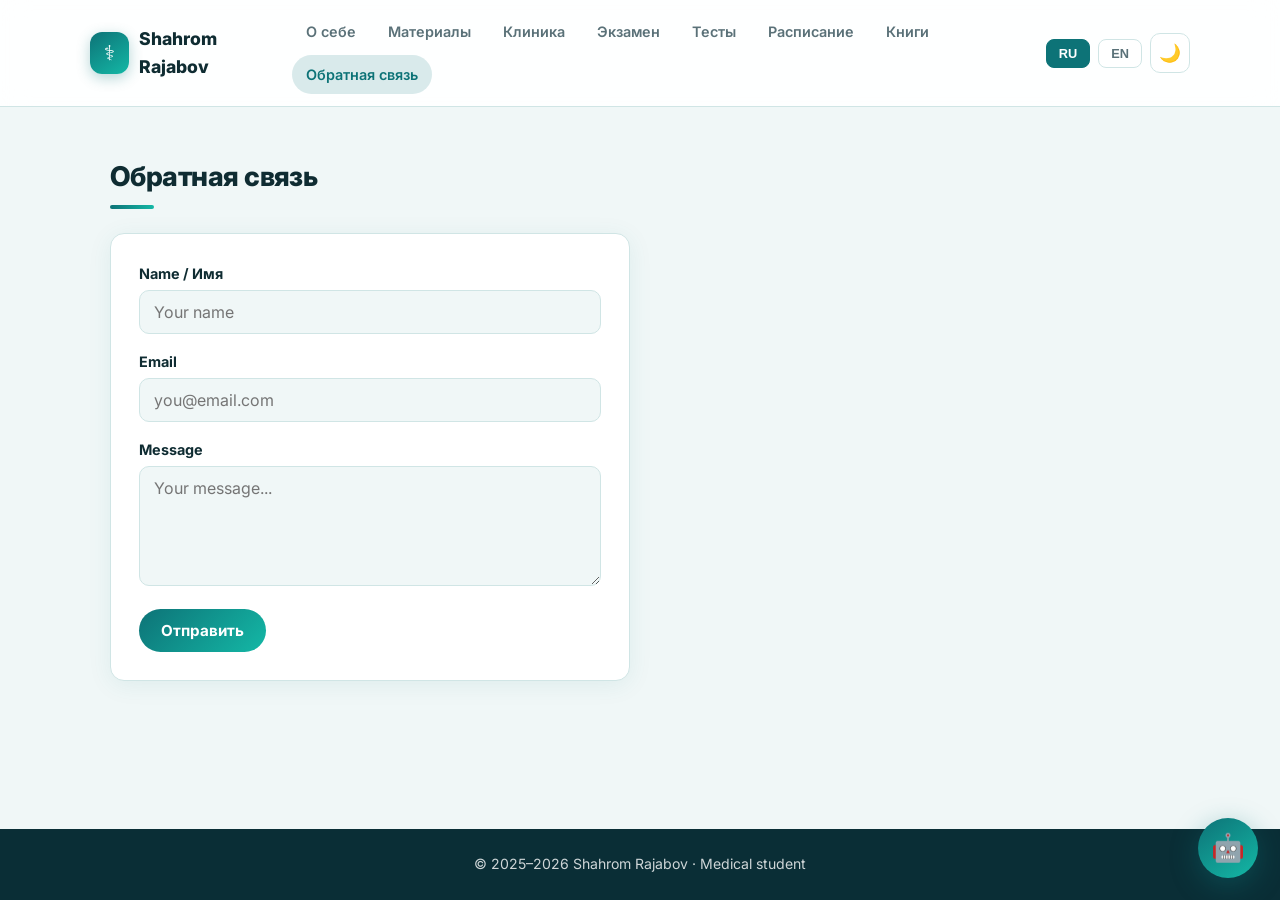
<file: contact.html>
<!DOCTYPE html>
<html lang="ru">
<head>
  <meta charset="UTF-8">
  <meta name="viewport" content="width=device-width, initial-scale=1.0">
  <title>Contact — Shahrom Rajabov</title>
  <style>@import url('https://fonts.googleapis.com/css2?family=Inter:wght@400;500;600;700;800&display=swap');

:root {
  --bg: #f0f7f7;
  --bg-card: #ffffff;
  --text: #0f2c32;
  --text-muted: #5a7178;
  --primary: #0d7377;
  --primary-hover: #0a5c5f;
  --accent: #14b8a6;
  --border: #d0e5e5;
  --header-bg: rgba(255,255,255,0.9);
  --shadow: 0 4px 24px rgba(13,115,119,0.08);
  --radius: 14px;
  --danger: #e11d48;
}

[data-theme="dark"] {
  --bg: #0b1a1d;
  --bg-card: #122529;
  --text: #e6f2f2;
  --text-muted: #8aa3a8;
  --primary: #2dd4bf;
  --primary-hover: #5eead4;
  --accent: #14b8a6;
  --border: #1e3a3f;
  --header-bg: rgba(11,26,29,0.92);
  --shadow: 0 4px 24px rgba(0,0,0,0.35);
}

* { margin: 0; padding: 0; box-sizing: border-box; }
html { scroll-behavior: smooth; }
body {
  font-family: 'Inter', system-ui, sans-serif;
  background: var(--bg);
  color: var(--text);
  line-height: 1.6;
  min-height: 100vh;
  display: flex;
  flex-direction: column;
  transition: background 0.25s, color 0.25s;
}
a { text-decoration: none; color: inherit; transition: 0.2s; }
.container { width: 100%; max-width: 1100px; margin: 0 auto; padding: 0 20px; }

/* Header */
.header {
  background: var(--header-bg);
  backdrop-filter: blur(14px);
  border-bottom: 1px solid var(--border);
  position: sticky;
  top: 0;
  z-index: 100;
}
.header-inner {
  display: flex;
  align-items: center;
  justify-content: space-between;
  padding: 12px 0;
  gap: 12px;
}
.logo {
  display: flex;
  align-items: center;
  gap: 10px;
  font-weight: 800;
  font-size: 1.1rem;
  color: var(--text);
}
.logo-icon {
  width: 42px; height: 42px;
  background: linear-gradient(145deg, var(--primary), var(--accent));
  border-radius: 12px;
  display: flex; align-items: center; justify-content: center;
  color: white; font-size: 1.3rem;
  box-shadow: 0 4px 14px rgba(13,115,119,0.3);
}
.nav { display: flex; gap: 4px; flex-wrap: wrap; }
.nav a {
  padding: 8px 14px;
  border-radius: 999px;
  font-weight: 600;
  font-size: 0.9rem;
  color: var(--text-muted);
}
.nav a:hover, .nav a.active {
  background: color-mix(in srgb, var(--primary) 15%, transparent);
  color: var(--primary);
}
.header-actions { display: flex; align-items: center; gap: 8px; }
.icon-btn {
  width: 40px; height: 40px;
  border-radius: 10px;
  border: 1px solid var(--border);
  background: var(--bg-card);
  color: var(--text);
  cursor: pointer;
  display: flex; align-items: center; justify-content: center;
  font-size: 1.1rem;
  transition: 0.2s;
}
.icon-btn:hover { border-color: var(--primary); color: var(--primary); }
.lang-btn {
  padding: 6px 12px;
  border-radius: 8px;
  border: 1px solid var(--border);
  background: var(--bg-card);
  color: var(--text-muted);
  font-weight: 700;
  font-size: 0.8rem;
  cursor: pointer;
}
.lang-btn.active { background: var(--primary); color: white; border-color: var(--primary); }
.burger { display: none; background: none; border: none; font-size: 1.5rem; cursor: pointer; color: var(--primary); }

/* Hero */
.hero {
  background: linear-gradient(145deg, #0a2e36 0%, #0d7377 50%, #14b8a6 100%);
  color: white;
  padding: 64px 0 56px;
  text-align: center;
  position: relative;
  overflow: hidden;
}
.hero h1 { font-size: 2.4rem; font-weight: 800; margin-bottom: 8px; letter-spacing: -0.03em; }
.hero .subtitle { font-size: 1.15rem; opacity: 0.95; font-weight: 500; }
.hero .tagline { font-size: 0.98rem; opacity: 0.8; max-width: 460px; margin: 12px auto 0; }

/* Sections */
.section { padding: 48px 0; }
.section-title {
  font-size: 1.7rem; font-weight: 800; color: var(--text);
  margin-bottom: 24px; letter-spacing: -0.02em;
  position: relative; padding-bottom: 10px;
}
.section-title::after {
  content: ''; position: absolute; left: 0; bottom: 0;
  width: 44px; height: 4px;
  background: linear-gradient(90deg, var(--primary), var(--accent));
  border-radius: 4px;
}

/* Cards */
.card {
  background: var(--bg-card);
  border-radius: var(--radius);
  padding: 24px;
  border: 1px solid var(--border);
  box-shadow: var(--shadow);
  height: 100%;
  transition: transform 0.2s, box-shadow 0.2s;
}
.card:hover { transform: translateY(-4px); box-shadow: 0 12px 32px rgba(13,115,119,0.12); }
.card h3 { color: var(--primary); margin-bottom: 8px; font-size: 1.15rem; font-weight: 700; }
.card p { color: var(--text-muted); font-size: 0.93rem; }
.grid-2 { display: grid; grid-template-columns: repeat(auto-fit, minmax(280px, 1fr)); gap: 20px; }
.grid-3 { display: grid; grid-template-columns: repeat(auto-fit, minmax(240px, 1fr)); gap: 18px; }

/* About */
.about-content { display: grid; grid-template-columns: 1fr 1.5fr; gap: 36px; align-items: start; }
.about-photo {
  background: linear-gradient(145deg, color-mix(in srgb, var(--primary) 20%, var(--bg)), color-mix(in srgb, var(--accent) 25%, var(--bg)));
  border-radius: var(--radius); aspect-ratio: 1;
  display: flex; align-items: center; justify-content: center;
  font-size: 5rem; border: 2px solid var(--border);
}
.about-text p { margin-bottom: 12px; color: var(--text-muted); }
.about-text strong { color: var(--text); }
.info-list { list-style: none; margin-top: 18px; background: var(--bg-card); border-radius: 12px; border: 1px solid var(--border); overflow: hidden; }
.info-list li { padding: 11px 16px; border-bottom: 1px solid var(--border); display: flex; gap: 12px; }
.info-list li:last-child { border-bottom: none; }
.info-list .label { font-weight: 700; color: var(--primary); min-width: 90px; font-size: 0.88rem; }

/* Material hero + book viewer */
.material-hero {
  background: linear-gradient(145deg, #0a2e36, #0d7377 60%, #14b8a6);
  color: white; padding: 28px; border-radius: var(--radius); margin-bottom: 24px;
}
.material-hero h3 { color: white; font-size: 1.35rem; font-weight: 800; margin-bottom: 8px; }
.material-hero p { opacity: 0.92; margin-bottom: 18px; max-width: 520px; }
.btn-read, .btn {
  display: inline-flex; align-items: center; gap: 8px;
  background: white; color: #0a2e36;
  padding: 12px 22px; border-radius: 999px;
  font-weight: 700; font-size: 0.95rem; border: none; cursor: pointer;
  transition: 0.2s; font-family: inherit;
}
.btn-read:hover, .btn:hover { transform: translateY(-2px); box-shadow: 0 8px 20px rgba(0,0,0,0.15); }
.btn-primary {
  background: linear-gradient(135deg, var(--primary), var(--accent));
  color: white;
}

/* Embedded book section */
.book-viewer {
  background: var(--bg-card);
  border: 1px solid var(--border);
  border-radius: var(--radius);
  overflow: hidden;
  margin-bottom: 28px;
  box-shadow: var(--shadow);
}
.book-viewer-header {
  display: flex; align-items: center; justify-content: space-between;
  padding: 12px 16px; background: var(--bg);
  border-bottom: 1px solid var(--border); font-weight: 700;
}
.book-frame {
  width: 100%; height: 70vh; min-height: 420px; border: none;
  background: #e8eef0;
}

/* Search & questions */
.search-box { margin-bottom: 16px; }
.search-box input {
  width: 100%; max-width: 480px; padding: 12px 16px;
  border: 1.5px solid var(--border); border-radius: 999px;
  font-size: 1rem; background: var(--bg-card); color: var(--text);
  font-family: inherit; transition: 0.2s;
}
.search-box input:focus { outline: none; border-color: var(--primary); box-shadow: 0 0 0 3px color-mix(in srgb, var(--primary) 20%, transparent); }
.stats { display: flex; gap: 16px; flex-wrap: wrap; margin-bottom: 14px; font-size: 0.88rem; color: var(--text-muted); }
.stats strong { color: var(--primary); }

.q-list { list-style: none; }
.q-item {
  background: var(--bg-card); border: 1px solid var(--border);
  border-radius: 12px; margin-bottom: 8px; overflow: hidden; transition: 0.15s;
}
.q-item:hover { box-shadow: var(--shadow); }
.q-header {
  display: flex; align-items: flex-start; gap: 12px;
  padding: 13px 15px; cursor: pointer; user-select: none;
}
.q-num {
  background: color-mix(in srgb, var(--primary) 15%, transparent);
  color: var(--primary); font-weight: 800; font-size: 0.78rem;
  min-width: 32px; height: 26px; border-radius: 8px;
  display: flex; align-items: center; justify-content: center; flex-shrink: 0;
}
.q-title { flex: 1; font-weight: 600; font-size: 0.94rem; line-height: 1.4; }
.q-toggle { color: var(--text-muted); font-size: 0.85rem; transition: 0.2s; }
.q-item.open .q-toggle { transform: rotate(180deg); }
.q-body {
  display: none; padding: 12px 16px 16px;
  border-top: 1px solid var(--border);
  max-height: 65vh; overflow-y: auto;
  font-size: 0.92rem; line-height: 1.55; background: color-mix(in srgb, var(--primary) 4%, var(--bg));
}
.q-item.open .q-body { display: block; }
.q-body p { margin-bottom: 8px; }
.q-body h4 { margin: 12px 0 6px; color: var(--primary); }

.note {
  background: color-mix(in srgb, var(--primary) 12%, transparent);
  border-left: 4px solid var(--primary);
  padding: 12px 16px; border-radius: 0 10px 10px 0;
  margin-bottom: 18px; font-size: 0.9rem; color: var(--text-muted);
}

.item-card { display: flex; gap: 14px; align-items: flex-start; }
.item-icon {
  width: 48px; height: 48px;
  background: color-mix(in srgb, var(--primary) 15%, transparent);
  border-radius: 12px; display: flex; align-items: center; justify-content: center;
  font-size: 1.4rem; flex-shrink: 0;
}
.badge {
  display: inline-block;
  background: color-mix(in srgb, var(--primary) 15%, transparent);
  color: var(--primary); font-size: 0.72rem; font-weight: 700;
  padding: 3px 10px; border-radius: 20px; margin-top: 6px;
}

/* Contact */
.contact-form {
  background: var(--bg-card); padding: 28px; border-radius: var(--radius);
  border: 1px solid var(--border); box-shadow: var(--shadow); max-width: 520px;
}
.form-group { margin-bottom: 16px; }
.form-group label { display: block; font-weight: 700; margin-bottom: 5px; font-size: 0.9rem; }
.form-group input, .form-group textarea {
  width: 100%; padding: 11px 14px; border: 1.5px solid var(--border);
  border-radius: 10px; font-size: 1rem; font-family: inherit;
  background: var(--bg); color: var(--text); transition: 0.2s;
}
.form-group input:focus, .form-group textarea:focus {
  outline: none; border-color: var(--primary);
}
.form-group textarea { min-height: 120px; resize: vertical; }

/* Footer */
.footer {
  background: #0a2e36; color: rgba(255,255,255,0.8);
  padding: 24px 0; margin-top: auto; text-align: center; font-size: 0.88rem;
}

/* AI Widget */
.ai-chat-btn {
  position: fixed; bottom: 22px; right: 22px;
  width: 60px; height: 60px; border-radius: 50%;
  background: linear-gradient(145deg, var(--primary), var(--accent));
  color: white; border: none;
  box-shadow: 0 8px 28px rgba(13,115,119,0.4);
  cursor: pointer; z-index: 1500;
  display: flex; align-items: center; justify-content: center;
  font-size: 1.7rem; transition: 0.2s;
}
.ai-chat-btn:hover { transform: scale(1.08); }
.ai-chat-btn.open { background: #64748b; }
.ai-chat-panel {
  position: fixed; bottom: 94px; right: 22px;
  width: 380px; max-width: calc(100vw - 24px);
  height: 520px; max-height: calc(100vh - 120px);
  background: var(--bg-card); border-radius: 16px;
  box-shadow: 0 16px 48px rgba(0,0,0,0.2);
  z-index: 1499; display: none; flex-direction: column;
  overflow: hidden; border: 1px solid var(--border);
}
.ai-chat-panel.open { display: flex; }
.ai-chat-header {
  background: linear-gradient(145deg, #0a2e36, var(--primary));
  color: white; padding: 13px 15px;
  display: flex; align-items: center; justify-content: space-between;
  font-weight: 700;
}
.ai-chat-header button {
  background: rgba(255,255,255,0.18); border: none; color: white;
  width: 32px; height: 32px; border-radius: 8px; cursor: pointer; font-size: 1.1rem;
}
.ai-chat-body { flex: 1; overflow-y: auto; padding: 14px; background: var(--bg); }
.ai-chat-disclaimer {
  padding: 8px 12px; font-size: 0.7rem; color: var(--text-muted);
  background: var(--bg-card); border-top: 1px solid var(--border); text-align: center;
}

/* PDF Modal */
.pdf-modal {
  display: none; position: fixed; inset: 0;
  background: rgba(10,46,54,0.8); z-index: 2000;
  align-items: center; justify-content: center; padding: 12px;
  backdrop-filter: blur(6px);
}
.pdf-modal.open { display: flex; }
.pdf-modal-inner {
  background: var(--bg-card); width: 100%; max-width: 980px;
  height: 92vh; border-radius: 14px; overflow: hidden;
  display: flex; flex-direction: column;
  box-shadow: 0 24px 60px rgba(0,0,0,0.35);
}
.pdf-modal-header {
  display: flex; align-items: center; justify-content: space-between;
  padding: 11px 16px; background: #0a2e36; color: white; font-weight: 700;
}
.pdf-modal-header button {
  background: rgba(255,255,255,0.15); border: none; color: white;
  width: 34px; height: 34px; border-radius: 8px; cursor: pointer; font-size: 1.15rem;
}
.pdf-modal-body { flex: 1; background: #e8eef0; }
.pdf-modal-body iframe { width: 100%; height: 100%; border: none; }

@media (max-width: 768px) {
  .burger { display: block; }
  .nav {
    display: none; position: absolute; top: 100%; left: 0; right: 0;
    background: var(--bg-card); flex-direction: column; padding: 12px;
    box-shadow: var(--shadow); border-top: 1px solid var(--border);
  }
  .nav.open { display: flex; }
  .nav a { padding: 12px 14px; border-radius: 10px; }
  .hero h1 { font-size: 1.85rem; }
  .about-content { grid-template-columns: 1fr; }
  .about-photo { max-width: 180px; margin: 0 auto; }
  .ai-chat-panel { right: 10px; left: 10px; width: auto; bottom: 88px; }
  .ai-chat-btn { right: 14px; bottom: 14px; }
  .book-frame { height: 55vh; }
}
</style>
</head>
<body>
  <header class="header">
    <div class="container header-inner">
      <a href="index.html" class="logo">
        <div class="logo-icon">⚕</div>
        <span>Shahrom Rajabov</span>
      </a>
      <button class="burger" id="burger">☰</button>
      <nav class="nav" id="nav">
      <a href="index.html" class="" data-i18n="about">О себе</a>
      <a href="materials.html" class="" data-i18n="materials">Материалы</a>
        <a href="clinical.html">Клиника</a>
      <a href="exam.html">Экзамен</a>
        <a href="tests.html">Тесты</a>
        <a href="schedule.html">Расписание</a>
        <a href="books.html" class="" data-i18n="books">Книги</a>
      <a href="contact.html" class="active" data-i18n="contact">Обратная связь</a>
    </nav>
      <div class="header-actions">
        <button class="lang-btn active" data-lang="ru">RU</button>
        <button class="lang-btn" data-lang="en">EN</button>
        <button class="icon-btn" id="themeBtn" title="Theme">🌙</button>
      </div>
    </div>
  </header>
  
<section class="section">
  <div class="container">
    <h2 class="section-title" data-i18n="contactTitle">Обратная связь</h2>
    <form class="contact-form" onsubmit="event.preventDefault(); alert('Спасибо! (демо)'); this.reset();">
      <div class="form-group"><label>Name / Имя</label><input required placeholder="Your name"></div>
      <div class="form-group"><label>Email</label><input type="email" required placeholder="you@email.com"></div>
      <div class="form-group"><label>Message</label><textarea required placeholder="Your message..."></textarea></div>
      <button type="submit" class="btn btn-primary" data-i18n="send">Отправить</button>
    </form>
  </div>
</section>

  <footer class="footer">
    <div class="container"><p>© 2025–2026 Shahrom Rajabov · Medical student</p></div>
  </footer>
  <script>// Theme + Language + AI + PDF
const i18n = {
  ru: {
    about: "О себе", materials: "Материалы", books: "Книги", contact: "Обратная связь",
    heroTitle: "Раджабов Шахром", heroSub: "Студент • Будущий врач",
    heroTag: "Путь в медицину начинается с знаний, дисциплины и желания помогать людям",
    aboutTitle: "О себе",
    aboutP1: "Здравствуйте! Меня зовут Раджабов Шахром. Я студент медицинского университета, который стремится стать квалифицированным и внимательным врачом.",
    aboutP2: "Медицина для меня — это не просто профессия, а призвание. Я верю, что хороший врач должен сочетать глубокие знания, эмпатию и постоянное стремление к развитию.",
    status: "Статус", statusVal: "Студент медицинского вуза",
    goal: "Цель", goalVal: "Стать практикующим врачом",
    interests: "Интересы", interestsVal: "Клиническая медицина, анатомия, терапия",
    matTitle: "Материалы для экзамена",
    matHero: "Детская хирургия — вопросы 1–182",
    matDesc: "Основной учебный материал. Читайте учебник прямо на сайте и ищите ответы по вопросам.",
    openBook: "Открыть учебник",
    searchPh: "Поиск по вопросам (атрезия, травма, пилоростеноз...)",
    totalQ: "Всего вопросов",
    booksTitle: "Рекомендуемые книги",
    contactTitle: "Обратная связь",
    send: "Отправить",
    aiTitle: "ИИ-помощник",
    aiLocal: "Поиск по материалам сайта",
    aiWeb: "Спросить общий медицинский ИИ",
    aiHint: "Введите тему или вопрос — найду в материалах. Для других медицинских вопросов откройте ChatGPT / Perplexity."
  },
  en: {
    about: "About", materials: "Materials", books: "Books", contact: "Contact",
    heroTitle: "Shahrom Rajabov", heroSub: "Student • Future Doctor",
    heroTag: "The path to medicine begins with knowledge, discipline and the desire to help people",
    aboutTitle: "About me",
    aboutP1: "Hello! My name is Shahrom Rajabov. I am a medical university student who strives to become a qualified and attentive doctor.",
    aboutP2: "Medicine for me is not just a profession, but a calling. I believe a good doctor must combine deep knowledge, empathy and continuous development.",
    status: "Status", statusVal: "Medical university student",
    goal: "Goal", goalVal: "Become a practicing physician",
    interests: "Interests", interestsVal: "Clinical medicine, anatomy, therapy",
    matTitle: "Exam materials",
    matHero: "Pediatric Surgery — questions 1–182",
    matDesc: "Main study material. Read the textbook on the site and search answers by question.",
    openBook: "Open textbook",
    searchPh: "Search questions (atresia, trauma, pyloric stenosis...)",
    totalQ: "Total questions",
    booksTitle: "Recommended books",
    contactTitle: "Feedback",
    send: "Send",
    aiTitle: "AI Assistant",
    aiLocal: "Search site materials",
    aiWeb: "Ask general medical AI",
    aiHint: "Enter a topic — I will search the materials. For other medical questions open ChatGPT / Perplexity."
  }
};

let currentLang = localStorage.getItem('lang') || 'ru';
let currentTheme = localStorage.getItem('theme') || 'light';

document.addEventListener('DOMContentLoaded', () => {
  document.documentElement.setAttribute('data-theme', currentTheme);
  applyLang(currentLang);
  initBurger();
  initThemeBtn();
  initLangBtn();
  initAIChat();
  initPdfButtons();
});

function applyLang(lang) {
  currentLang = lang;
  localStorage.setItem('lang', lang);
  document.documentElement.lang = lang;
  document.querySelectorAll('[data-i18n]').forEach(el => {
    const key = el.getAttribute('data-i18n');
    if (i18n[lang][key]) el.textContent = i18n[lang][key];
  });
  document.querySelectorAll('[data-i18n-placeholder]').forEach(el => {
    const key = el.getAttribute('data-i18n-placeholder');
    if (i18n[lang][key]) el.placeholder = i18n[lang][key];
  });
  document.querySelectorAll('.lang-btn').forEach(b => {
    b.classList.toggle('active', b.dataset.lang === lang);
  });
}

function initThemeBtn() {
  const btn = document.getElementById('themeBtn');
  if (!btn) return;
  btn.textContent = currentTheme === 'dark' ? '☀️' : '🌙';
  btn.addEventListener('click', () => {
    currentTheme = currentTheme === 'dark' ? 'light' : 'dark';
    localStorage.setItem('theme', currentTheme);
    document.documentElement.setAttribute('data-theme', currentTheme);
    btn.textContent = currentTheme === 'dark' ? '☀️' : '🌙';
  });
}

function initLangBtn() {
  document.querySelectorAll('.lang-btn').forEach(btn => {
    btn.addEventListener('click', () => applyLang(btn.dataset.lang));
  });
}

function initBurger() {
  const burger = document.getElementById('burger');
  const nav = document.getElementById('nav');
  if (!burger || !nav) return;
  burger.addEventListener('click', () => {
    nav.classList.toggle('open');
    burger.textContent = nav.classList.contains('open') ? '✕' : '☰';
  });
  nav.querySelectorAll('a').forEach(a => a.addEventListener('click', () => {
    nav.classList.remove('open'); burger.textContent = '☰';
  }));
}

function initPdfButtons() {
  document.querySelectorAll('[data-open-pdf]').forEach(btn => {
    btn.addEventListener('click', e => {
      e.preventDefault();
      openPdfViewer(btn.getAttribute('data-open-pdf'));
    });
  });
}

function openPdfViewer(url) {
  let modal = document.getElementById('pdfModal');
  if (!modal) {
    modal = document.createElement('div');
    modal.id = 'pdfModal';
    modal.className = 'pdf-modal';
    modal.innerHTML = `
      <div class="pdf-modal-inner">
        <div class="pdf-modal-header">
          <span>Pediatric Surgery / Детская хирургия</span>
          <button id="pdfModalClose">✕</button>
        </div>
        <div class="pdf-modal-body"><iframe id="pdfFrame" src="" title="PDF"></iframe></div>
      </div>`;
    document.body.appendChild(modal);
    document.getElementById('pdfModalClose').onclick = () => {
      modal.classList.remove('open');
      document.getElementById('pdfFrame').src = '';
    };
    modal.onclick = e => { if (e.target === modal) { modal.classList.remove('open'); document.getElementById('pdfFrame').src = ''; } };
  }
  document.getElementById('pdfFrame').src = url + '#toolbar=1';
  modal.classList.add('open');
}

function initAIChat() {
  if (document.getElementById('aiChatBtn')) return;
  const btn = document.createElement('button');
  btn.className = 'ai-chat-btn'; btn.id = 'aiChatBtn'; btn.innerHTML = '🤖';
  document.body.appendChild(btn);

  const panel = document.createElement('div');
  panel.className = 'ai-chat-panel'; panel.id = 'aiChatPanel';
  panel.innerHTML = `
    <div class="ai-chat-header">
      <span data-i18n="aiTitle">ИИ-помощник</span>
      <button id="aiChatClose">✕</button>
    </div>
    <div class="ai-chat-body">
      <p style="font-weight:600;margin-bottom:10px;" data-i18n="aiLocal">Поиск по материалам сайта</p>
      <input id="aiInput" type="text" data-i18n-placeholder="searchPh" placeholder="атрезия, травма..."
        style="width:100%;padding:11px 14px;border:1.5px solid var(--border);border-radius:10px;background:var(--bg-card);color:var(--text);margin-bottom:10px;font-size:0.95rem;">
      <button id="aiSearchBtn" class="btn btn-primary" style="width:100%;justify-content:center;margin-bottom:14px;">Найти</button>
      <div id="aiResults" style="font-size:0.9rem;"></div>
      <div style="margin-top:16px;padding-top:14px;border-top:1px solid var(--border);">
        <p style="font-size:0.85rem;color:var(--text-muted);margin-bottom:10px;" data-i18n="aiWeb">Спросить общий медицинский ИИ</p>
        <a href="https://chatgpt.com/" target="_blank" rel="noopener" class="btn btn-primary" style="width:100%;justify-content:center;background:#10a37f;margin-bottom:8px;">ChatGPT</a>
        <a href="https://www.perplexity.ai/" target="_blank" rel="noopener" class="btn" style="width:100%;justify-content:center;background:var(--bg-card);border:1px solid var(--border);color:var(--text);">Perplexity (с источниками)</a>
      </div>
      <p style="font-size:0.78rem;color:var(--text-muted);margin-top:12px;" data-i18n="aiHint"></p>
    </div>
    <div class="ai-chat-disclaimer">Не заменяет врача и учебник. Проверяйте важную информацию.</div>
  `;
  document.body.appendChild(panel);

  btn.onclick = () => {
    const open = panel.classList.toggle('open');
    btn.classList.toggle('open', open);
    btn.innerHTML = open ? '✕' : '🤖';
  };
  document.getElementById('aiChatClose').onclick = () => {
    panel.classList.remove('open'); btn.classList.remove('open'); btn.innerHTML = '🤖';
  };

  const doSearch = () => {
    const q = (document.getElementById('aiInput').value || '').toLowerCase().trim();
    const results = document.getElementById('aiResults');
    if (!q) { results.innerHTML = '<p style="color:var(--text-muted)">Введите запрос</p>'; return; }
    if (typeof fullQuestions === 'undefined') {
      results.innerHTML = '<p>Откройте страницу «Материалы» для поиска по 182 вопросам.</p>';
      return;
    }
    const found = fullQuestions.filter(i =>
      i.t.toLowerCase().includes(q) || (i.a && i.a.toLowerCase().includes(q))
    ).slice(0, 6);
    if (!found.length) {
      results.innerHTML = '<p>В материалах не найдено. Попробуйте ChatGPT или Perplexity ниже.</p>';
      return;
    }
    results.innerHTML = found.map(i => `
      <div style="background:var(--bg-card);border:1px solid var(--border);border-radius:10px;padding:10px;margin-bottom:8px;">
        <div style="font-weight:700;color:var(--primary);margin-bottom:4px;">№${i.n}. ${i.t}</div>
        <div style="font-size:0.82rem;color:var(--text-muted);max-height:60px;overflow:hidden;">${(i.a||'').replace(/<[^>]+>/g,'').slice(0,160)}...</div>
      </div>`).join('');
  };
  document.getElementById('aiSearchBtn').onclick = doSearch;
  document.getElementById('aiInput').addEventListener('keydown', e => { if (e.key === 'Enter') doSearch(); });
  applyLang(currentLang);
}
</script>
  
</body>
</html>
</file>
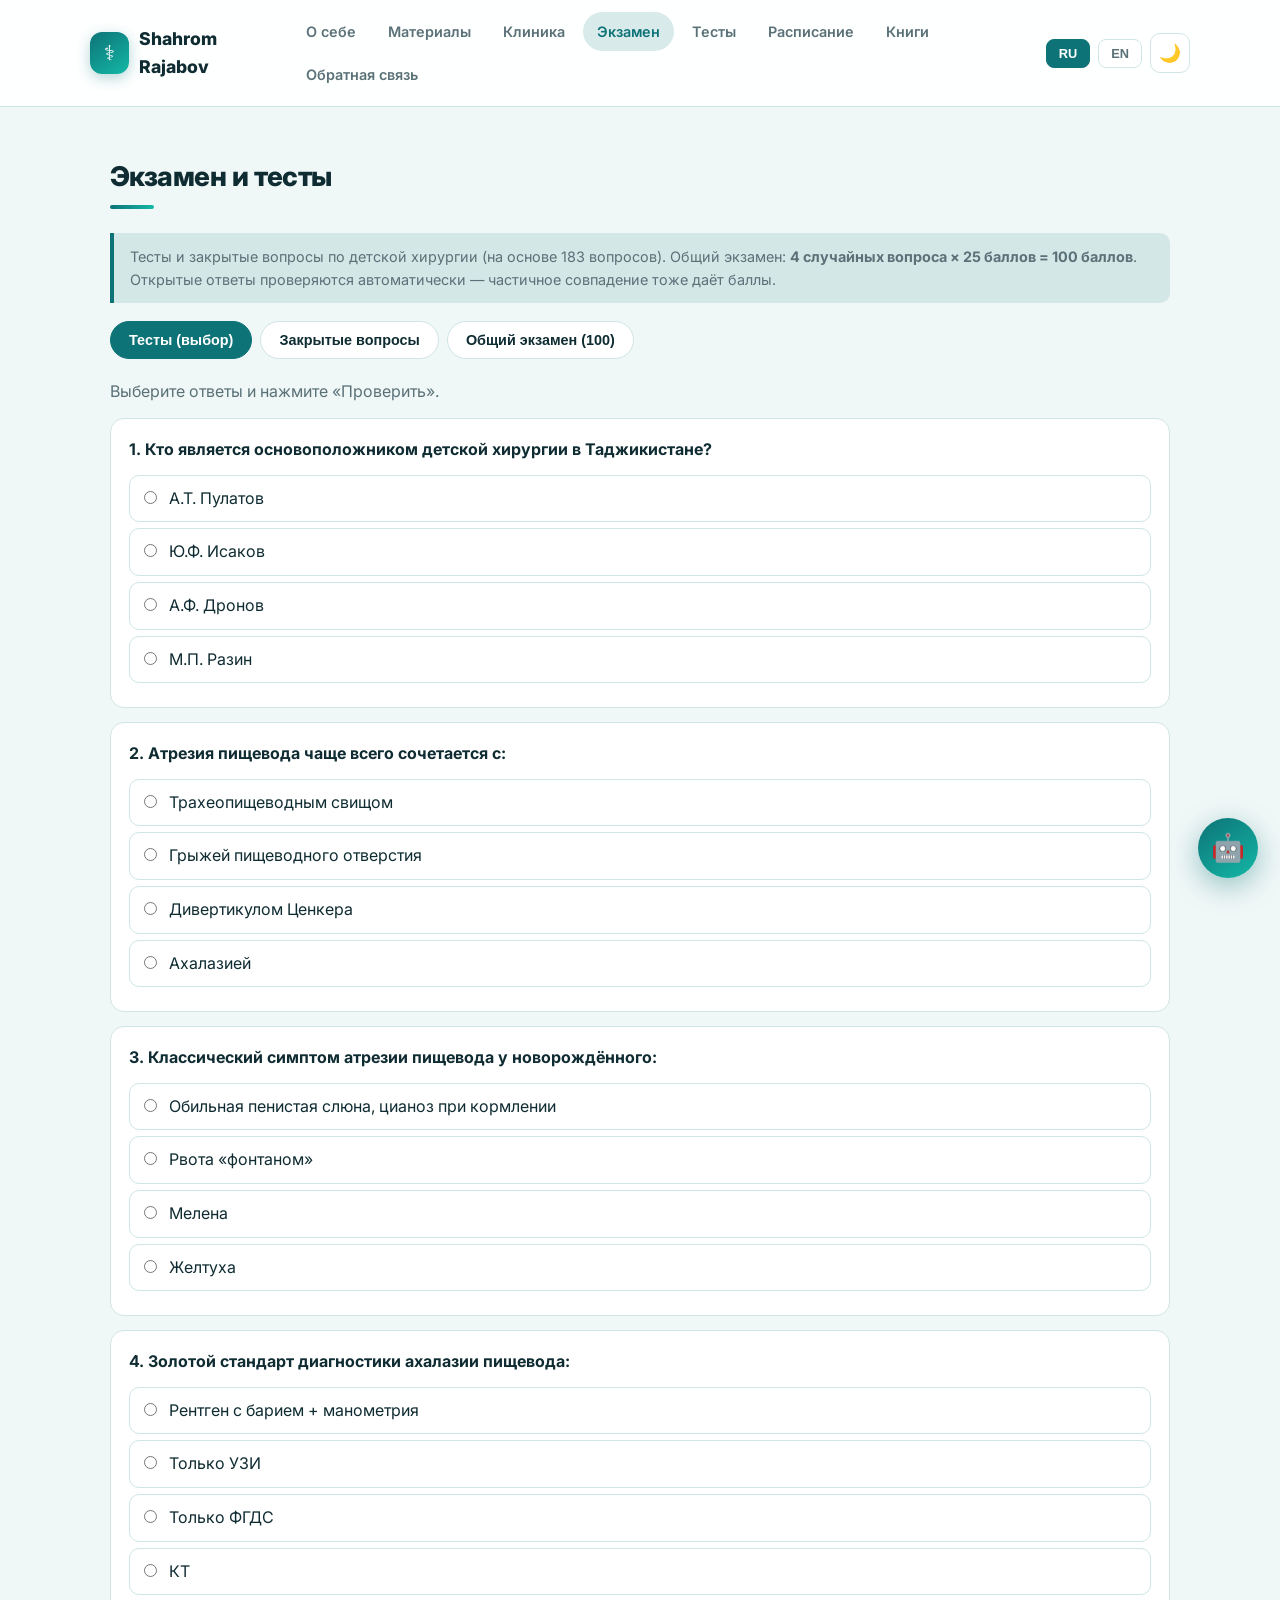
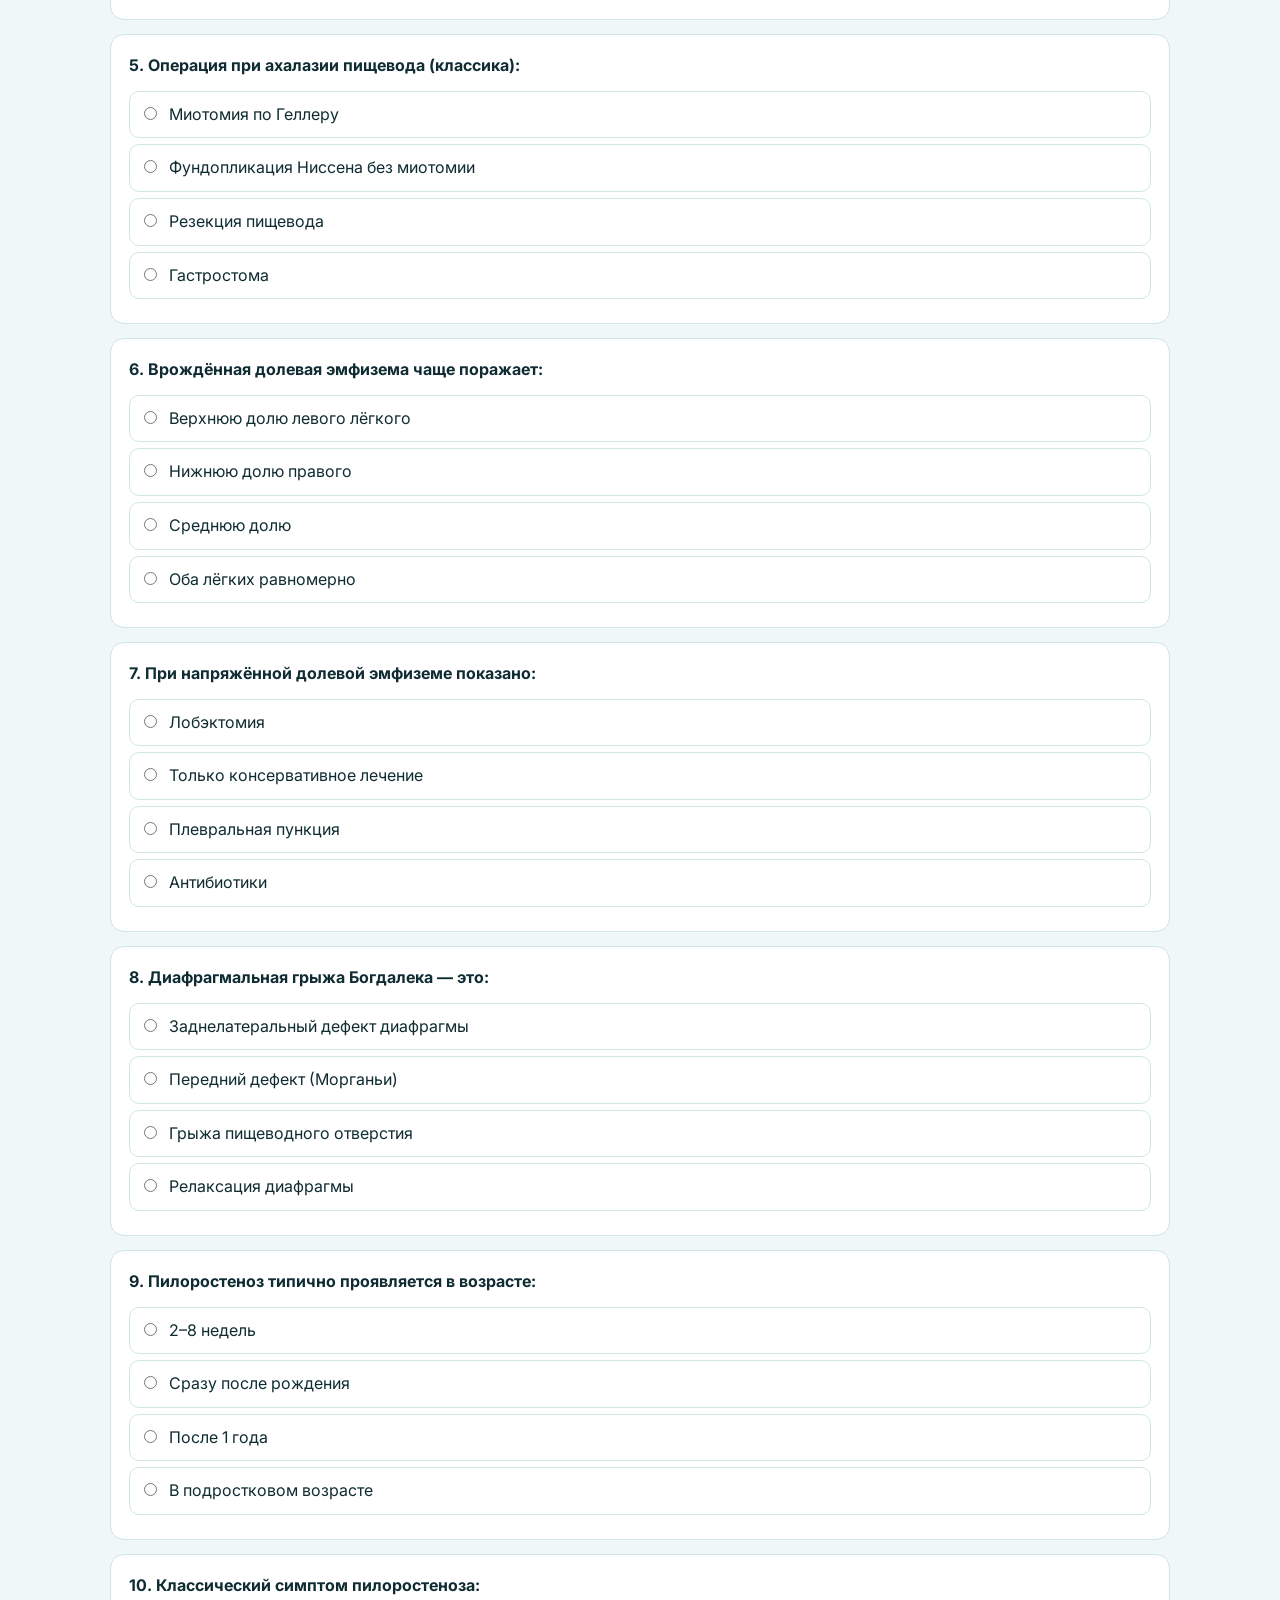
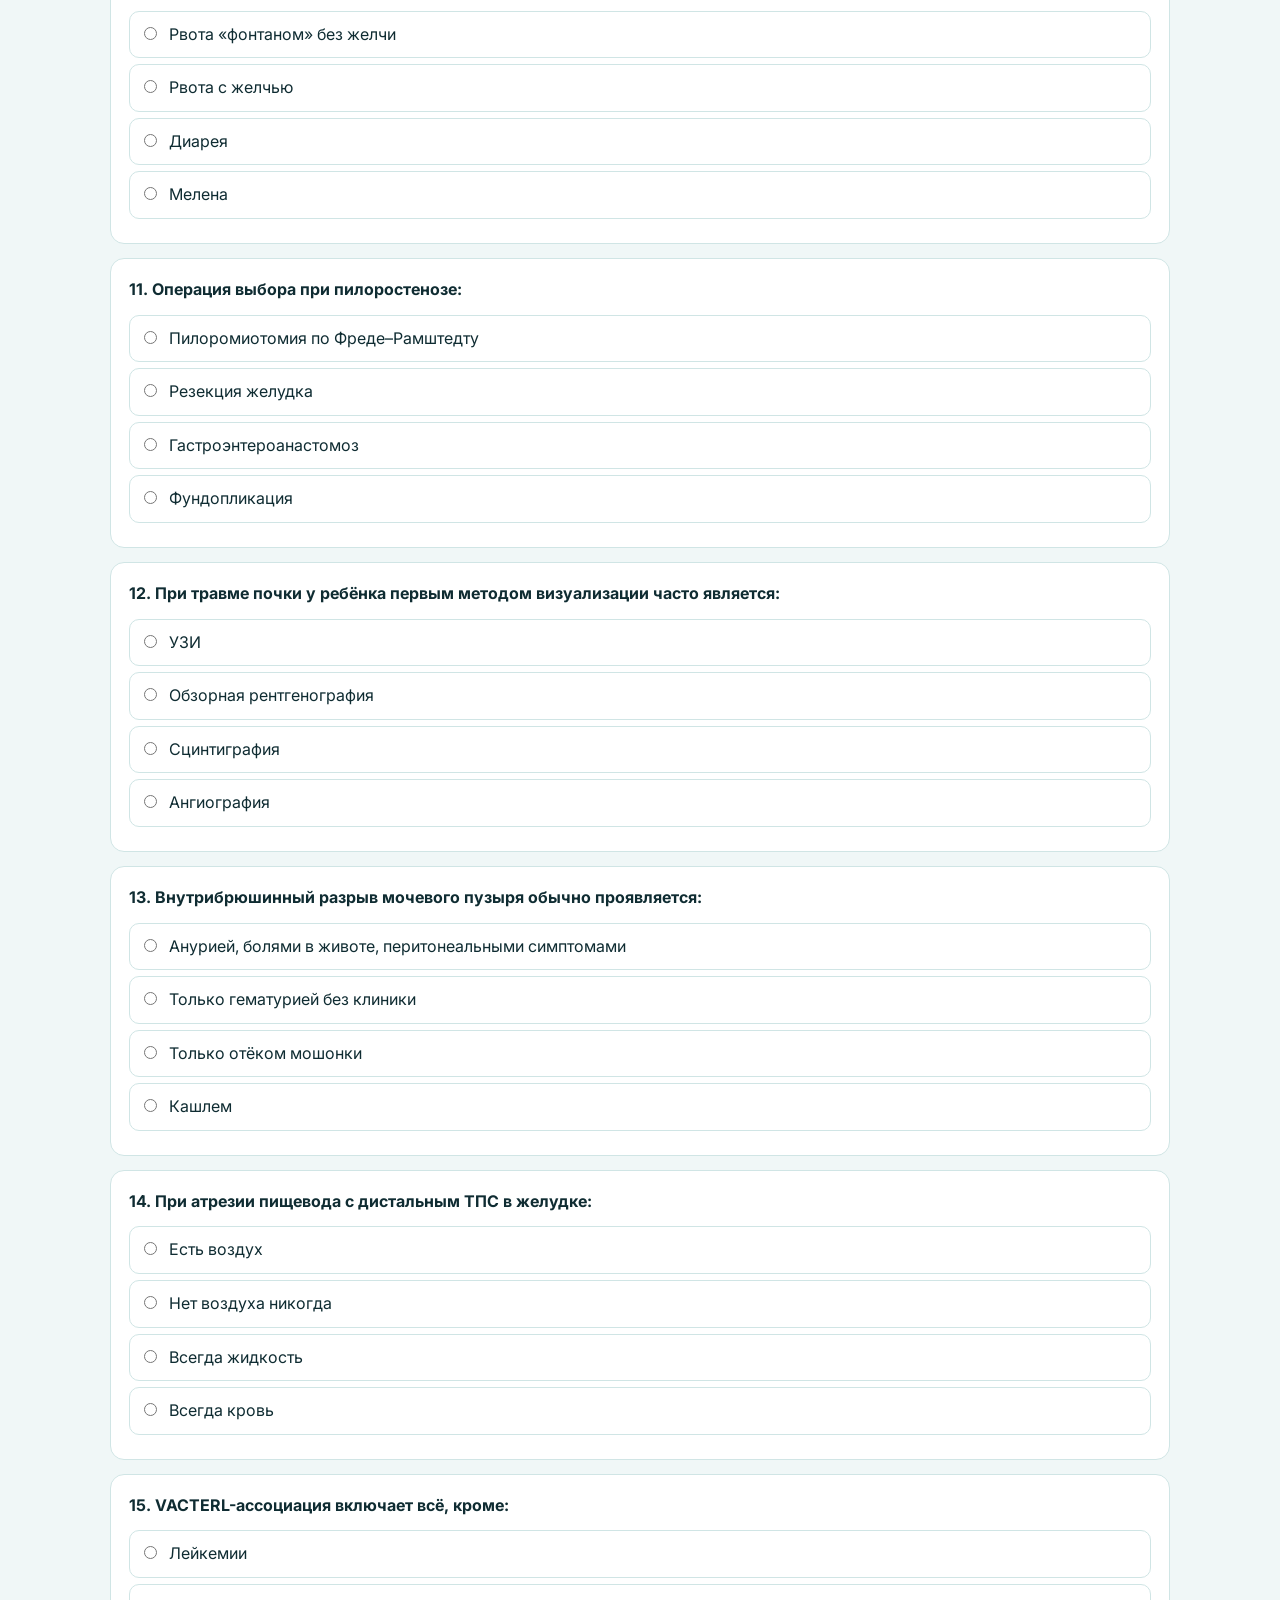
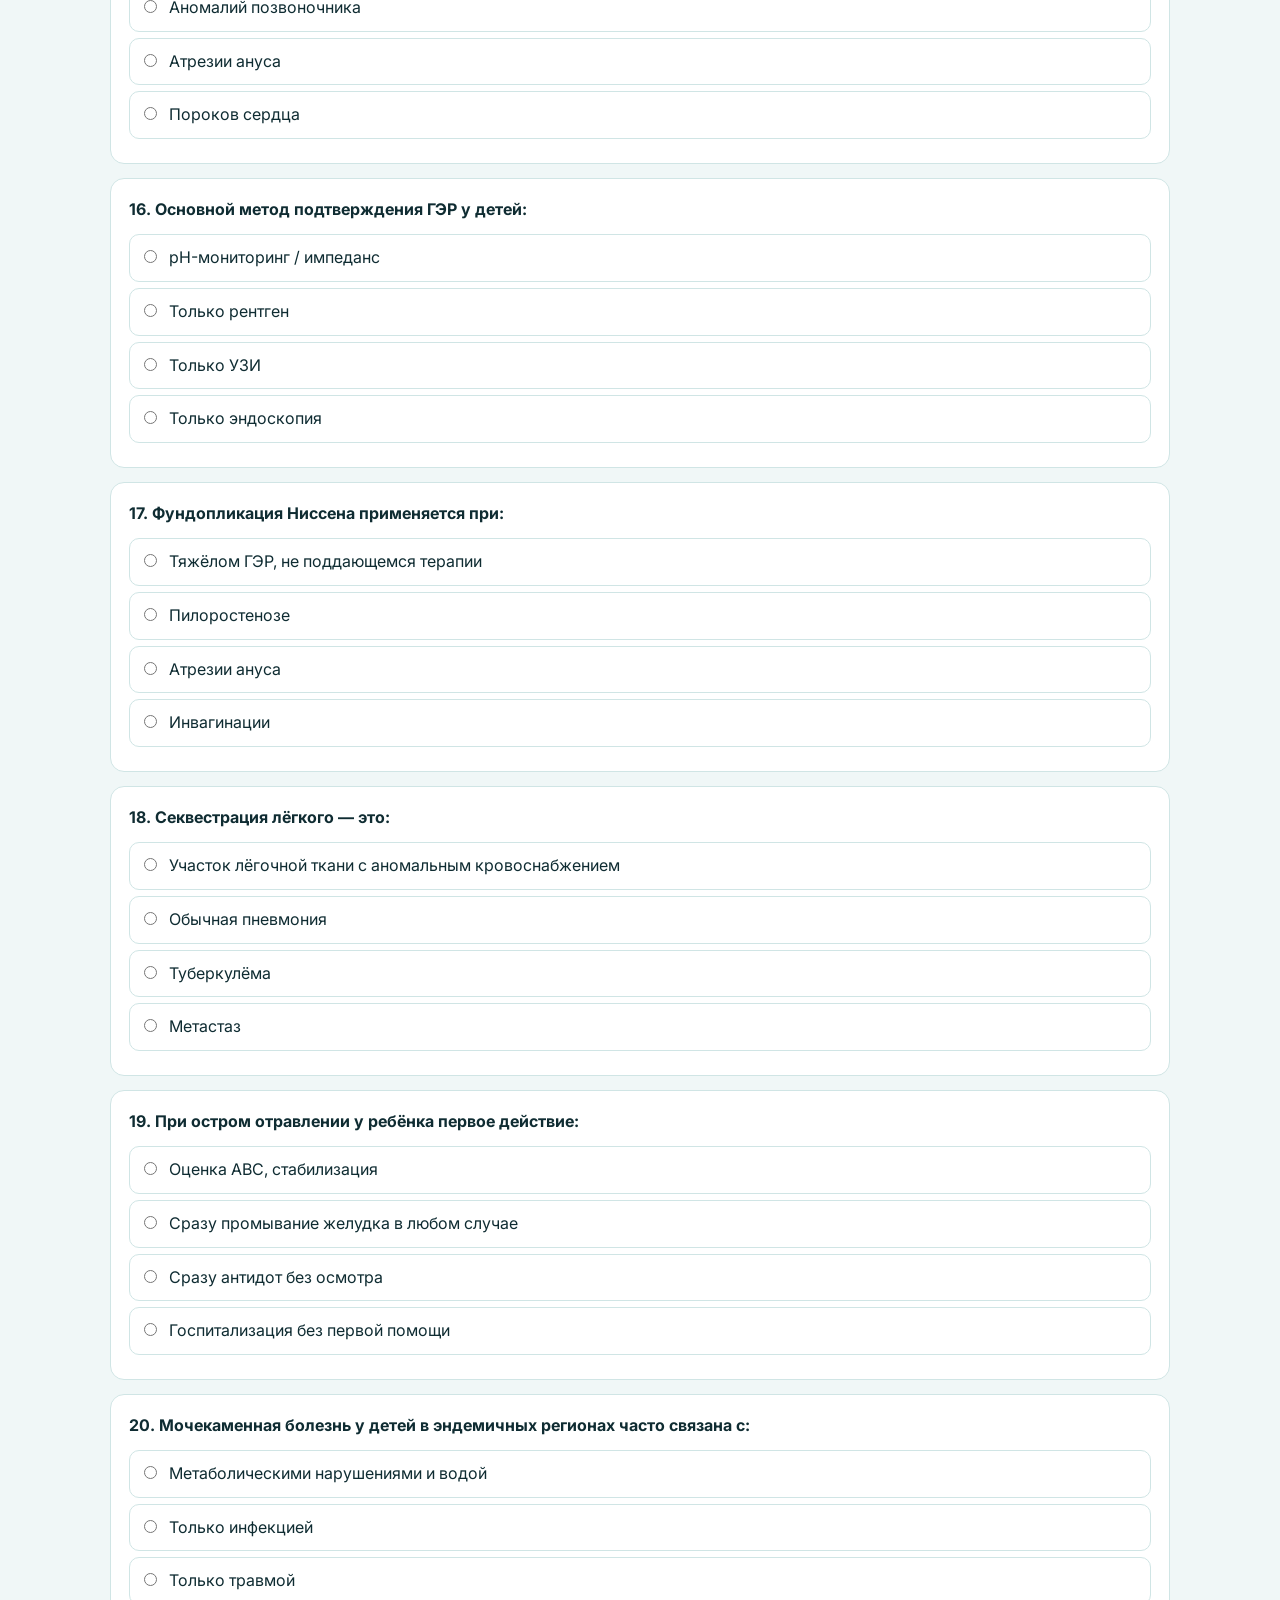
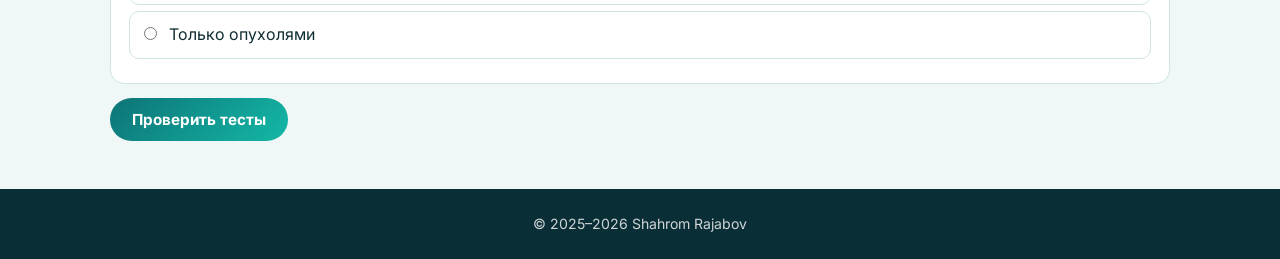
<file: exam.html>
<!DOCTYPE html>
<html lang="ru">
<head>
  <meta charset="UTF-8">
  <meta name="viewport" content="width=device-width, initial-scale=1.0">
  <title>Экзамен — Shahrom Rajabov</title>
  <style>@import url('https://fonts.googleapis.com/css2?family=Inter:wght@400;500;600;700;800&display=swap');

:root {
  --bg: #f0f7f7;
  --bg-card: #ffffff;
  --text: #0f2c32;
  --text-muted: #5a7178;
  --primary: #0d7377;
  --primary-hover: #0a5c5f;
  --accent: #14b8a6;
  --border: #d0e5e5;
  --header-bg: rgba(255,255,255,0.9);
  --shadow: 0 4px 24px rgba(13,115,119,0.08);
  --radius: 14px;
  --danger: #e11d48;
}

[data-theme="dark"] {
  --bg: #0b1a1d;
  --bg-card: #122529;
  --text: #e6f2f2;
  --text-muted: #8aa3a8;
  --primary: #2dd4bf;
  --primary-hover: #5eead4;
  --accent: #14b8a6;
  --border: #1e3a3f;
  --header-bg: rgba(11,26,29,0.92);
  --shadow: 0 4px 24px rgba(0,0,0,0.35);
}

* { margin: 0; padding: 0; box-sizing: border-box; }
html { scroll-behavior: smooth; }
body {
  font-family: 'Inter', system-ui, sans-serif;
  background: var(--bg);
  color: var(--text);
  line-height: 1.6;
  min-height: 100vh;
  display: flex;
  flex-direction: column;
  transition: background 0.25s, color 0.25s;
}
a { text-decoration: none; color: inherit; transition: 0.2s; }
.container { width: 100%; max-width: 1100px; margin: 0 auto; padding: 0 20px; }

/* Header */
.header {
  background: var(--header-bg);
  backdrop-filter: blur(14px);
  border-bottom: 1px solid var(--border);
  position: sticky;
  top: 0;
  z-index: 100;
}
.header-inner {
  display: flex;
  align-items: center;
  justify-content: space-between;
  padding: 12px 0;
  gap: 12px;
}
.logo {
  display: flex;
  align-items: center;
  gap: 10px;
  font-weight: 800;
  font-size: 1.1rem;
  color: var(--text);
}
.logo-icon {
  width: 42px; height: 42px;
  background: linear-gradient(145deg, var(--primary), var(--accent));
  border-radius: 12px;
  display: flex; align-items: center; justify-content: center;
  color: white; font-size: 1.3rem;
  box-shadow: 0 4px 14px rgba(13,115,119,0.3);
}
.nav { display: flex; gap: 4px; flex-wrap: wrap; }
.nav a {
  padding: 8px 14px;
  border-radius: 999px;
  font-weight: 600;
  font-size: 0.9rem;
  color: var(--text-muted);
}
.nav a:hover, .nav a.active {
  background: color-mix(in srgb, var(--primary) 15%, transparent);
  color: var(--primary);
}
.header-actions { display: flex; align-items: center; gap: 8px; }
.icon-btn {
  width: 40px; height: 40px;
  border-radius: 10px;
  border: 1px solid var(--border);
  background: var(--bg-card);
  color: var(--text);
  cursor: pointer;
  display: flex; align-items: center; justify-content: center;
  font-size: 1.1rem;
  transition: 0.2s;
}
.icon-btn:hover { border-color: var(--primary); color: var(--primary); }
.lang-btn {
  padding: 6px 12px;
  border-radius: 8px;
  border: 1px solid var(--border);
  background: var(--bg-card);
  color: var(--text-muted);
  font-weight: 700;
  font-size: 0.8rem;
  cursor: pointer;
}
.lang-btn.active { background: var(--primary); color: white; border-color: var(--primary); }
.burger { display: none; background: none; border: none; font-size: 1.5rem; cursor: pointer; color: var(--primary); }

/* Hero */
.hero {
  background: linear-gradient(145deg, #0a2e36 0%, #0d7377 50%, #14b8a6 100%);
  color: white;
  padding: 64px 0 56px;
  text-align: center;
  position: relative;
  overflow: hidden;
}
.hero h1 { font-size: 2.4rem; font-weight: 800; margin-bottom: 8px; letter-spacing: -0.03em; }
.hero .subtitle { font-size: 1.15rem; opacity: 0.95; font-weight: 500; }
.hero .tagline { font-size: 0.98rem; opacity: 0.8; max-width: 460px; margin: 12px auto 0; }

/* Sections */
.section { padding: 48px 0; }
.section-title {
  font-size: 1.7rem; font-weight: 800; color: var(--text);
  margin-bottom: 24px; letter-spacing: -0.02em;
  position: relative; padding-bottom: 10px;
}
.section-title::after {
  content: ''; position: absolute; left: 0; bottom: 0;
  width: 44px; height: 4px;
  background: linear-gradient(90deg, var(--primary), var(--accent));
  border-radius: 4px;
}

/* Cards */
.card {
  background: var(--bg-card);
  border-radius: var(--radius);
  padding: 24px;
  border: 1px solid var(--border);
  box-shadow: var(--shadow);
  height: 100%;
  transition: transform 0.2s, box-shadow 0.2s;
}
.card:hover { transform: translateY(-4px); box-shadow: 0 12px 32px rgba(13,115,119,0.12); }
.card h3 { color: var(--primary); margin-bottom: 8px; font-size: 1.15rem; font-weight: 700; }
.card p { color: var(--text-muted); font-size: 0.93rem; }
.grid-2 { display: grid; grid-template-columns: repeat(auto-fit, minmax(280px, 1fr)); gap: 20px; }
.grid-3 { display: grid; grid-template-columns: repeat(auto-fit, minmax(240px, 1fr)); gap: 18px; }

/* About */
.about-content { display: grid; grid-template-columns: 1fr 1.5fr; gap: 36px; align-items: start; }
.about-photo {
  background: linear-gradient(145deg, color-mix(in srgb, var(--primary) 20%, var(--bg)), color-mix(in srgb, var(--accent) 25%, var(--bg)));
  border-radius: var(--radius); aspect-ratio: 1;
  display: flex; align-items: center; justify-content: center;
  font-size: 5rem; border: 2px solid var(--border);
}
.about-text p { margin-bottom: 12px; color: var(--text-muted); }
.about-text strong { color: var(--text); }
.info-list { list-style: none; margin-top: 18px; background: var(--bg-card); border-radius: 12px; border: 1px solid var(--border); overflow: hidden; }
.info-list li { padding: 11px 16px; border-bottom: 1px solid var(--border); display: flex; gap: 12px; }
.info-list li:last-child { border-bottom: none; }
.info-list .label { font-weight: 700; color: var(--primary); min-width: 90px; font-size: 0.88rem; }

/* Material hero + book viewer */
.material-hero {
  background: linear-gradient(145deg, #0a2e36, #0d7377 60%, #14b8a6);
  color: white; padding: 28px; border-radius: var(--radius); margin-bottom: 24px;
}
.material-hero h3 { color: white; font-size: 1.35rem; font-weight: 800; margin-bottom: 8px; }
.material-hero p { opacity: 0.92; margin-bottom: 18px; max-width: 520px; }
.btn-read, .btn {
  display: inline-flex; align-items: center; gap: 8px;
  background: white; color: #0a2e36;
  padding: 12px 22px; border-radius: 999px;
  font-weight: 700; font-size: 0.95rem; border: none; cursor: pointer;
  transition: 0.2s; font-family: inherit;
}
.btn-read:hover, .btn:hover { transform: translateY(-2px); box-shadow: 0 8px 20px rgba(0,0,0,0.15); }
.btn-primary {
  background: linear-gradient(135deg, var(--primary), var(--accent));
  color: white;
}

/* Embedded book section */
.book-viewer {
  background: var(--bg-card);
  border: 1px solid var(--border);
  border-radius: var(--radius);
  overflow: hidden;
  margin-bottom: 28px;
  box-shadow: var(--shadow);
}
.book-viewer-header {
  display: flex; align-items: center; justify-content: space-between;
  padding: 12px 16px; background: var(--bg);
  border-bottom: 1px solid var(--border); font-weight: 700;
}
.book-frame {
  width: 100%; height: 70vh; min-height: 420px; border: none;
  background: #e8eef0;
}

/* Search & questions */
.search-box { margin-bottom: 16px; }
.search-box input {
  width: 100%; max-width: 480px; padding: 12px 16px;
  border: 1.5px solid var(--border); border-radius: 999px;
  font-size: 1rem; background: var(--bg-card); color: var(--text);
  font-family: inherit; transition: 0.2s;
}
.search-box input:focus { outline: none; border-color: var(--primary); box-shadow: 0 0 0 3px color-mix(in srgb, var(--primary) 20%, transparent); }
.stats { display: flex; gap: 16px; flex-wrap: wrap; margin-bottom: 14px; font-size: 0.88rem; color: var(--text-muted); }
.stats strong { color: var(--primary); }

.q-list { list-style: none; }
.q-item {
  background: var(--bg-card); border: 1px solid var(--border);
  border-radius: 12px; margin-bottom: 8px; overflow: hidden; transition: 0.15s;
}
.q-item:hover { box-shadow: var(--shadow); }
.q-header {
  display: flex; align-items: flex-start; gap: 12px;
  padding: 13px 15px; cursor: pointer; user-select: none;
}
.q-num {
  background: color-mix(in srgb, var(--primary) 15%, transparent);
  color: var(--primary); font-weight: 800; font-size: 0.78rem;
  min-width: 32px; height: 26px; border-radius: 8px;
  display: flex; align-items: center; justify-content: center; flex-shrink: 0;
}
.q-title { flex: 1; font-weight: 600; font-size: 0.94rem; line-height: 1.4; }
.q-toggle { color: var(--text-muted); font-size: 0.85rem; transition: 0.2s; }
.q-item.open .q-toggle { transform: rotate(180deg); }
.q-body {
  display: none; padding: 12px 16px 16px;
  border-top: 1px solid var(--border);
  max-height: 65vh; overflow-y: auto;
  font-size: 0.92rem; line-height: 1.55; background: color-mix(in srgb, var(--primary) 4%, var(--bg));
}
.q-item.open .q-body { display: block; }
.q-body p { margin-bottom: 8px; }
.q-body h4 { margin: 12px 0 6px; color: var(--primary); }

.note {
  background: color-mix(in srgb, var(--primary) 12%, transparent);
  border-left: 4px solid var(--primary);
  padding: 12px 16px; border-radius: 0 10px 10px 0;
  margin-bottom: 18px; font-size: 0.9rem; color: var(--text-muted);
}

.item-card { display: flex; gap: 14px; align-items: flex-start; }
.item-icon {
  width: 48px; height: 48px;
  background: color-mix(in srgb, var(--primary) 15%, transparent);
  border-radius: 12px; display: flex; align-items: center; justify-content: center;
  font-size: 1.4rem; flex-shrink: 0;
}
.badge {
  display: inline-block;
  background: color-mix(in srgb, var(--primary) 15%, transparent);
  color: var(--primary); font-size: 0.72rem; font-weight: 700;
  padding: 3px 10px; border-radius: 20px; margin-top: 6px;
}

/* Contact */
.contact-form {
  background: var(--bg-card); padding: 28px; border-radius: var(--radius);
  border: 1px solid var(--border); box-shadow: var(--shadow); max-width: 520px;
}
.form-group { margin-bottom: 16px; }
.form-group label { display: block; font-weight: 700; margin-bottom: 5px; font-size: 0.9rem; }
.form-group input, .form-group textarea {
  width: 100%; padding: 11px 14px; border: 1.5px solid var(--border);
  border-radius: 10px; font-size: 1rem; font-family: inherit;
  background: var(--bg); color: var(--text); transition: 0.2s;
}
.form-group input:focus, .form-group textarea:focus {
  outline: none; border-color: var(--primary);
}
.form-group textarea { min-height: 120px; resize: vertical; }

/* Footer */
.footer {
  background: #0a2e36; color: rgba(255,255,255,0.8);
  padding: 24px 0; margin-top: auto; text-align: center; font-size: 0.88rem;
}

/* AI Widget */
.ai-chat-btn {
  position: fixed; bottom: 22px; right: 22px;
  width: 60px; height: 60px; border-radius: 50%;
  background: linear-gradient(145deg, var(--primary), var(--accent));
  color: white; border: none;
  box-shadow: 0 8px 28px rgba(13,115,119,0.4);
  cursor: pointer; z-index: 1500;
  display: flex; align-items: center; justify-content: center;
  font-size: 1.7rem; transition: 0.2s;
}
.ai-chat-btn:hover { transform: scale(1.08); }
.ai-chat-btn.open { background: #64748b; }
.ai-chat-panel {
  position: fixed; bottom: 94px; right: 22px;
  width: 380px; max-width: calc(100vw - 24px);
  height: 520px; max-height: calc(100vh - 120px);
  background: var(--bg-card); border-radius: 16px;
  box-shadow: 0 16px 48px rgba(0,0,0,0.2);
  z-index: 1499; display: none; flex-direction: column;
  overflow: hidden; border: 1px solid var(--border);
}
.ai-chat-panel.open { display: flex; }
.ai-chat-header {
  background: linear-gradient(145deg, #0a2e36, var(--primary));
  color: white; padding: 13px 15px;
  display: flex; align-items: center; justify-content: space-between;
  font-weight: 700;
}
.ai-chat-header button {
  background: rgba(255,255,255,0.18); border: none; color: white;
  width: 32px; height: 32px; border-radius: 8px; cursor: pointer; font-size: 1.1rem;
}
.ai-chat-body { flex: 1; overflow-y: auto; padding: 14px; background: var(--bg); }
.ai-chat-disclaimer {
  padding: 8px 12px; font-size: 0.7rem; color: var(--text-muted);
  background: var(--bg-card); border-top: 1px solid var(--border); text-align: center;
}

/* PDF Modal */
.pdf-modal {
  display: none; position: fixed; inset: 0;
  background: rgba(10,46,54,0.8); z-index: 2000;
  align-items: center; justify-content: center; padding: 12px;
  backdrop-filter: blur(6px);
}
.pdf-modal.open { display: flex; }
.pdf-modal-inner {
  background: var(--bg-card); width: 100%; max-width: 980px;
  height: 92vh; border-radius: 14px; overflow: hidden;
  display: flex; flex-direction: column;
  box-shadow: 0 24px 60px rgba(0,0,0,0.35);
}
.pdf-modal-header {
  display: flex; align-items: center; justify-content: space-between;
  padding: 11px 16px; background: #0a2e36; color: white; font-weight: 700;
}
.pdf-modal-header button {
  background: rgba(255,255,255,0.15); border: none; color: white;
  width: 34px; height: 34px; border-radius: 8px; cursor: pointer; font-size: 1.15rem;
}
.pdf-modal-body { flex: 1; background: #e8eef0; }
.pdf-modal-body iframe { width: 100%; height: 100%; border: none; }

@media (max-width: 768px) {
  .burger { display: block; }
  .nav {
    display: none; position: absolute; top: 100%; left: 0; right: 0;
    background: var(--bg-card); flex-direction: column; padding: 12px;
    box-shadow: var(--shadow); border-top: 1px solid var(--border);
  }
  .nav.open { display: flex; }
  .nav a { padding: 12px 14px; border-radius: 10px; }
  .hero h1 { font-size: 1.85rem; }
  .about-content { grid-template-columns: 1fr; }
  .about-photo { max-width: 180px; margin: 0 auto; }
  .ai-chat-panel { right: 10px; left: 10px; width: auto; bottom: 88px; }
  .ai-chat-btn { right: 14px; bottom: 14px; }
  .book-frame { height: 55vh; }
}

  .exam-tabs { display:flex; gap:8px; flex-wrap:wrap; margin-bottom:20px; }
  .exam-tab {
    padding:10px 18px; border-radius:999px; border:1.5px solid var(--border);
    background:var(--bg-card); color:var(--text); font-weight:600; cursor:pointer; font-size:0.9rem;
  }
  .exam-tab.active { background:var(--primary); color:white; border-color:var(--primary); }
  .exam-panel { display:none; }
  .exam-panel.active { display:block; }
  .mcq-card, .open-card {
    background:var(--bg-card); border:1px solid var(--border); border-radius:14px;
    padding:18px; margin-bottom:14px;
  }
  .mcq-card h4, .open-card h4 { margin-bottom:12px; font-size:1rem; }
  .opt {
    display:block; padding:10px 14px; margin:6px 0; border-radius:10px;
    border:1.5px solid var(--border); cursor:pointer; transition:0.15s;
  }
  .opt:hover { border-color:var(--primary); }
  .opt.selected { border-color:var(--primary); background:color-mix(in srgb, var(--primary) 12%, transparent); }
  .opt.correct { border-color:#16a34a; background:rgba(22,163,74,0.12); }
  .opt.wrong { border-color:#e11d48; background:rgba(225,29,72,0.1); }
  .score-box {
    background:linear-gradient(145deg,#0a2e36,#0d7377); color:white;
    padding:20px; border-radius:14px; text-align:center; margin:18px 0;
  }
  .score-box .big { font-size:2.4rem; font-weight:800; }
  textarea.answer {
    width:100%; min-height:100px; padding:12px; border-radius:10px;
    border:1.5px solid var(--border); background:var(--bg); color:var(--text);
    font-family:inherit; font-size:0.95rem; resize:vertical;
  }
  .progress { height:8px; background:var(--border); border-radius:4px; margin:12px 0 20px; overflow:hidden; }
  .progress > div { height:100%; background:linear-gradient(90deg,var(--primary),var(--accent)); transition:0.3s; }
  </style>
</head>
<body>
  <header class="header">
    <div class="container header-inner">
      <a href="index.html" class="logo"><div class="logo-icon">⚕</div><span>Shahrom Rajabov</span></a>
      <button class="burger" id="burger">☰</button>
      <nav class="nav" id="nav">
        <a href="index.html">О себе</a>
        <a href="materials.html">Материалы</a>
        <a href="clinical.html">Клиника</a>
        <a href="exam.html" class="active">Экзамен</a>
        <a href="tests.html">Тесты</a>
        <a href="schedule.html">Расписание</a>
        <a href="books.html">Книги</a>
        <a href="contact.html">Обратная связь</a>
      </nav>
      <div class="header-actions">
        <button class="lang-btn active" data-lang="ru">RU</button>
        <button class="lang-btn" data-lang="en">EN</button>
        <button class="icon-btn" id="themeBtn">🌙</button>
      </div>
    </div>
  </header>

  <section class="section">
    <div class="container">
      <h2 class="section-title">Экзамен и тесты</h2>
      <div class="note">
        Тесты и закрытые вопросы по детской хирургии (на основе 183 вопросов).
        Общий экзамен: <b>4 случайных вопроса × 25 баллов = 100 баллов</b>.
        Открытые ответы проверяются автоматически — частичное совпадение тоже даёт баллы.
      </div>

      <div class="exam-tabs">
        <button class="exam-tab active" data-tab="mcq">Тесты (выбор)</button>
        <button class="exam-tab" data-tab="open">Закрытые вопросы</button>
        <button class="exam-tab" data-tab="exam">Общий экзамен (100)</button>
      </div>

      <div class="exam-panel active" id="panel-mcq">
        <p style="color:var(--text-muted);margin-bottom:14px;">Выберите ответы и нажмите «Проверить».</p>
        <div id="mcqList"></div>
        <button class="btn btn-primary" id="checkMcq">Проверить тесты</button>
        <div id="mcqResult"></div>
      </div>

      <div class="exam-panel" id="panel-open">
        <p style="color:var(--text-muted);margin-bottom:14px;">Напишите ответ своими словами. Система сравнит с материалом.</p>
        <div id="openList"></div>
        <button class="btn btn-primary" id="checkOpen">Проверить ответы</button>
        <div id="openResult"></div>
      </div>

      <div class="exam-panel" id="panel-exam">
        <p style="color:var(--text-muted);margin-bottom:10px;">4 случайных вопроса. Каждый до 25 баллов. Итого 100.</p>
        <button class="btn btn-primary" id="startExam">Начать новый экзамен</button>
        <div class="progress" id="examProgress" style="display:none"><div style="width:0%"></div></div>
        <div id="examArea"></div>
        <div id="examResult"></div>
      </div>
    </div>
  </section>

  <footer class="footer"><div class="container"><p>© 2025–2026 Shahrom Rajabov</p></div></footer>
  <script>// Theme + Language + AI + PDF
const i18n = {
  ru: {
    about: "О себе", materials: "Материалы", books: "Книги", contact: "Обратная связь",
    heroTitle: "Раджабов Шахром", heroSub: "Студент • Будущий врач",
    heroTag: "Путь в медицину начинается с знаний, дисциплины и желания помогать людям",
    aboutTitle: "О себе",
    aboutP1: "Здравствуйте! Меня зовут Раджабов Шахром. Я студент медицинского университета, который стремится стать квалифицированным и внимательным врачом.",
    aboutP2: "Медицина для меня — это не просто профессия, а призвание. Я верю, что хороший врач должен сочетать глубокие знания, эмпатию и постоянное стремление к развитию.",
    status: "Статус", statusVal: "Студент медицинского вуза",
    goal: "Цель", goalVal: "Стать практикующим врачом",
    interests: "Интересы", interestsVal: "Клиническая медицина, анатомия, терапия",
    matTitle: "Материалы для экзамена",
    matHero: "Детская хирургия — вопросы 1–182",
    matDesc: "Основной учебный материал. Читайте учебник прямо на сайте и ищите ответы по вопросам.",
    openBook: "Открыть учебник",
    searchPh: "Поиск по вопросам (атрезия, травма, пилоростеноз...)",
    totalQ: "Всего вопросов",
    booksTitle: "Рекомендуемые книги",
    contactTitle: "Обратная связь",
    send: "Отправить",
    aiTitle: "ИИ-помощник",
    aiLocal: "Поиск по материалам сайта",
    aiWeb: "Спросить общий медицинский ИИ",
    aiHint: "Введите тему или вопрос — найду в материалах. Для других медицинских вопросов откройте ChatGPT / Perplexity."
  },
  en: {
    about: "About", materials: "Materials", books: "Books", contact: "Contact",
    heroTitle: "Shahrom Rajabov", heroSub: "Student • Future Doctor",
    heroTag: "The path to medicine begins with knowledge, discipline and the desire to help people",
    aboutTitle: "About me",
    aboutP1: "Hello! My name is Shahrom Rajabov. I am a medical university student who strives to become a qualified and attentive doctor.",
    aboutP2: "Medicine for me is not just a profession, but a calling. I believe a good doctor must combine deep knowledge, empathy and continuous development.",
    status: "Status", statusVal: "Medical university student",
    goal: "Goal", goalVal: "Become a practicing physician",
    interests: "Interests", interestsVal: "Clinical medicine, anatomy, therapy",
    matTitle: "Exam materials",
    matHero: "Pediatric Surgery — questions 1–182",
    matDesc: "Main study material. Read the textbook on the site and search answers by question.",
    openBook: "Open textbook",
    searchPh: "Search questions (atresia, trauma, pyloric stenosis...)",
    totalQ: "Total questions",
    booksTitle: "Recommended books",
    contactTitle: "Feedback",
    send: "Send",
    aiTitle: "AI Assistant",
    aiLocal: "Search site materials",
    aiWeb: "Ask general medical AI",
    aiHint: "Enter a topic — I will search the materials. For other medical questions open ChatGPT / Perplexity."
  }
};

let currentLang = localStorage.getItem('lang') || 'ru';
let currentTheme = localStorage.getItem('theme') || 'light';

document.addEventListener('DOMContentLoaded', () => {
  document.documentElement.setAttribute('data-theme', currentTheme);
  applyLang(currentLang);
  initBurger();
  initThemeBtn();
  initLangBtn();
  initAIChat();
  initPdfButtons();
});

function applyLang(lang) {
  currentLang = lang;
  localStorage.setItem('lang', lang);
  document.documentElement.lang = lang;
  document.querySelectorAll('[data-i18n]').forEach(el => {
    const key = el.getAttribute('data-i18n');
    if (i18n[lang][key]) el.textContent = i18n[lang][key];
  });
  document.querySelectorAll('[data-i18n-placeholder]').forEach(el => {
    const key = el.getAttribute('data-i18n-placeholder');
    if (i18n[lang][key]) el.placeholder = i18n[lang][key];
  });
  document.querySelectorAll('.lang-btn').forEach(b => {
    b.classList.toggle('active', b.dataset.lang === lang);
  });
}

function initThemeBtn() {
  const btn = document.getElementById('themeBtn');
  if (!btn) return;
  btn.textContent = currentTheme === 'dark' ? '☀️' : '🌙';
  btn.addEventListener('click', () => {
    currentTheme = currentTheme === 'dark' ? 'light' : 'dark';
    localStorage.setItem('theme', currentTheme);
    document.documentElement.setAttribute('data-theme', currentTheme);
    btn.textContent = currentTheme === 'dark' ? '☀️' : '🌙';
  });
}

function initLangBtn() {
  document.querySelectorAll('.lang-btn').forEach(btn => {
    btn.addEventListener('click', () => applyLang(btn.dataset.lang));
  });
}

function initBurger() {
  const burger = document.getElementById('burger');
  const nav = document.getElementById('nav');
  if (!burger || !nav) return;
  burger.addEventListener('click', () => {
    nav.classList.toggle('open');
    burger.textContent = nav.classList.contains('open') ? '✕' : '☰';
  });
  nav.querySelectorAll('a').forEach(a => a.addEventListener('click', () => {
    nav.classList.remove('open'); burger.textContent = '☰';
  }));
}

function initPdfButtons() {
  document.querySelectorAll('[data-open-pdf]').forEach(btn => {
    btn.addEventListener('click', e => {
      e.preventDefault();
      openPdfViewer(btn.getAttribute('data-open-pdf'));
    });
  });
}

function openPdfViewer(url) {
  let modal = document.getElementById('pdfModal');
  if (!modal) {
    modal = document.createElement('div');
    modal.id = 'pdfModal';
    modal.className = 'pdf-modal';
    modal.innerHTML = `
      <div class="pdf-modal-inner">
        <div class="pdf-modal-header">
          <span>Pediatric Surgery / Детская хирургия</span>
          <button id="pdfModalClose">✕</button>
        </div>
        <div class="pdf-modal-body"><iframe id="pdfFrame" src="" title="PDF"></iframe></div>
      </div>`;
    document.body.appendChild(modal);
    document.getElementById('pdfModalClose').onclick = () => {
      modal.classList.remove('open');
      document.getElementById('pdfFrame').src = '';
    };
    modal.onclick = e => { if (e.target === modal) { modal.classList.remove('open'); document.getElementById('pdfFrame').src = ''; } };
  }
  document.getElementById('pdfFrame').src = url + '#toolbar=1';
  modal.classList.add('open');
}

function initAIChat() {
  if (document.getElementById('aiChatBtn')) return;
  const btn = document.createElement('button');
  btn.className = 'ai-chat-btn'; btn.id = 'aiChatBtn'; btn.innerHTML = '🤖';
  document.body.appendChild(btn);

  const panel = document.createElement('div');
  panel.className = 'ai-chat-panel'; panel.id = 'aiChatPanel';
  panel.innerHTML = `
    <div class="ai-chat-header">
      <span data-i18n="aiTitle">ИИ-помощник</span>
      <button id="aiChatClose">✕</button>
    </div>
    <div class="ai-chat-body">
      <p style="font-weight:600;margin-bottom:10px;" data-i18n="aiLocal">Поиск по материалам сайта</p>
      <input id="aiInput" type="text" data-i18n-placeholder="searchPh" placeholder="атрезия, травма..."
        style="width:100%;padding:11px 14px;border:1.5px solid var(--border);border-radius:10px;background:var(--bg-card);color:var(--text);margin-bottom:10px;font-size:0.95rem;">
      <button id="aiSearchBtn" class="btn btn-primary" style="width:100%;justify-content:center;margin-bottom:14px;">Найти</button>
      <div id="aiResults" style="font-size:0.9rem;"></div>
      <div style="margin-top:16px;padding-top:14px;border-top:1px solid var(--border);">
        <p style="font-size:0.85rem;color:var(--text-muted);margin-bottom:10px;" data-i18n="aiWeb">Спросить общий медицинский ИИ</p>
        <a href="https://chatgpt.com/" target="_blank" rel="noopener" class="btn btn-primary" style="width:100%;justify-content:center;background:#10a37f;margin-bottom:8px;">ChatGPT</a>
        <a href="https://www.perplexity.ai/" target="_blank" rel="noopener" class="btn" style="width:100%;justify-content:center;background:var(--bg-card);border:1px solid var(--border);color:var(--text);">Perplexity (с источниками)</a>
      </div>
      <p style="font-size:0.78rem;color:var(--text-muted);margin-top:12px;" data-i18n="aiHint"></p>
    </div>
    <div class="ai-chat-disclaimer">Не заменяет врача и учебник. Проверяйте важную информацию.</div>
  `;
  document.body.appendChild(panel);

  btn.onclick = () => {
    const open = panel.classList.toggle('open');
    btn.classList.toggle('open', open);
    btn.innerHTML = open ? '✕' : '🤖';
  };
  document.getElementById('aiChatClose').onclick = () => {
    panel.classList.remove('open'); btn.classList.remove('open'); btn.innerHTML = '🤖';
  };

  const doSearch = () => {
    const q = (document.getElementById('aiInput').value || '').toLowerCase().trim();
    const results = document.getElementById('aiResults');
    if (!q) { results.innerHTML = '<p style="color:var(--text-muted)">Введите запрос</p>'; return; }
    if (typeof fullQuestions === 'undefined') {
      results.innerHTML = '<p>Откройте страницу «Материалы» для поиска по 182 вопросам.</p>';
      return;
    }
    const found = fullQuestions.filter(i =>
      i.t.toLowerCase().includes(q) || (i.a && i.a.toLowerCase().includes(q))
    ).slice(0, 6);
    if (!found.length) {
      results.innerHTML = '<p>В материалах не найдено. Попробуйте ChatGPT или Perplexity ниже.</p>';
      return;
    }
    results.innerHTML = found.map(i => `
      <div style="background:var(--bg-card);border:1px solid var(--border);border-radius:10px;padding:10px;margin-bottom:8px;">
        <div style="font-weight:700;color:var(--primary);margin-bottom:4px;">№${i.n}. ${i.t}</div>
        <div style="font-size:0.82rem;color:var(--text-muted);max-height:60px;overflow:hidden;">${(i.a||'').replace(/<[^>]+>/g,'').slice(0,160)}...</div>
      </div>`).join('');
  };
  document.getElementById('aiSearchBtn').onclick = doSearch;
  document.getElementById('aiInput').addEventListener('keydown', e => { if (e.key === 'Enter') doSearch(); });
  applyLang(currentLang);
}
</script>
  <script>
  const MCQS = [{"q": "Кто является основоположником детской хирургии в Таджикистане?", "opts": ["А.Т. Пулатов", "Ю.Ф. Исаков", "А.Ф. Дронов", "М.П. Разин"], "a": 0}, {"q": "Атрезия пищевода чаще всего сочетается с:", "opts": ["Трахеопищеводным свищом", "Грыжей пищеводного отверстия", "Дивертикулом Ценкера", "Ахалазией"], "a": 0}, {"q": "Классический симптом атрезии пищевода у новорождённого:", "opts": ["Обильная пенистая слюна, цианоз при кормлении", "Рвота «фонтаном»", "Мелена", "Желтуха"], "a": 0}, {"q": "Золотой стандарт диагностики ахалазии пищевода:", "opts": ["Рентген с барием + манометрия", "Только УЗИ", "Только ФГДС", "КТ"], "a": 0}, {"q": "Операция при ахалазии пищевода (классика):", "opts": ["Миотомия по Геллеру", "Фундопликация Ниссена без миотомии", "Резекция пищевода", "Гастростома"], "a": 0}, {"q": "Врождённая долевая эмфизема чаще поражает:", "opts": ["Верхнюю долю левого лёгкого", "Нижнюю долю правого", "Среднюю долю", "Оба лёгких равномерно"], "a": 0}, {"q": "При напряжённой долевой эмфиземе показано:", "opts": ["Лобэктомия", "Только консервативное лечение", "Плевральная пункция", "Антибиотики"], "a": 0}, {"q": "Диафрагмальная грыжа Богдалека — это:", "opts": ["Заднелатеральный дефект диафрагмы", "Передний дефект (Морганьи)", "Грыжа пищеводного отверстия", "Релаксация диафрагмы"], "a": 0}, {"q": "Пилоростеноз типично проявляется в возрасте:", "opts": ["2–8 недель", "Сразу после рождения", "После 1 года", "В подростковом возрасте"], "a": 0}, {"q": "Классический симптом пилоростеноза:", "opts": ["Рвота «фонтаном» без желчи", "Рвота с желчью", "Диарея", "Мелена"], "a": 0}, {"q": "Операция выбора при пилоростенозе:", "opts": ["Пилоромиотомия по Фреде–Рамштедту", "Резекция желудка", "Гастроэнтероанастомоз", "Фундопликация"], "a": 0}, {"q": "При травме почки у ребёнка первым методом визуализации часто является:", "opts": ["УЗИ", "Обзорная рентгенография", "Сцинтиграфия", "Ангиография"], "a": 0}, {"q": "Внутрибрюшинный разрыв мочевого пузыря обычно проявляется:", "opts": ["Анурией, болями в животе, перитонеальными симптомами", "Только гематурией без клиники", "Только отёком мошонки", "Кашлем"], "a": 0}, {"q": "При атрезии пищевода с дистальным ТПС в желудке:", "opts": ["Есть воздух", "Нет воздуха никогда", "Всегда жидкость", "Всегда кровь"], "a": 0}, {"q": "VACTERL-ассоциация включает всё, кроме:", "opts": ["Лейкемии", "Аномалий позвоночника", "Атрезии ануса", "Пороков сердца"], "a": 0}, {"q": "Основной метод подтверждения ГЭР у детей:", "opts": ["pH-мониторинг / импеданс", "Только рентген", "Только УЗИ", "Только эндоскопия"], "a": 0}, {"q": "Фундопликация Ниссена применяется при:", "opts": ["Тяжёлом ГЭР, не поддающемся терапии", "Пилоростенозе", "Атрезии ануса", "Инвагинации"], "a": 0}, {"q": "Секвестрация лёгкого — это:", "opts": ["Участок лёгочной ткани с аномальным кровоснабжением", "Обычная пневмония", "Туберкулёма", "Метастаз"], "a": 0}, {"q": "При остром отравлении у ребёнка первое действие:", "opts": ["Оценка ABC, стабилизация", "Сразу промывание желудка в любом случае", "Сразу антидот без осмотра", "Госпитализация без первой помощи"], "a": 0}, {"q": "Мочекаменная болезнь у детей в эндемичных регионах часто связана с:", "opts": ["Метаболическими нарушениями и водой", "Только инфекцией", "Только травмой", "Только опухолями"], "a": 0}];
  const BANK = [{"n": 1, "t": "Основоположник детской хирургии в Таджикистане. Особенности детского возраста. История развития", "kw": ["особенности", "история", "исакову", "25--36", "разумовскому", "таджикистан", "сайту", "википедии", "некрологу", "интернет"]}, {"n": 2, "t": "Атрезия пищевода. Этиология и патогенез", "kw": ["разумовский", "459--460", "исаков", "217--218", "ключевые", "слова", "атрезия", "пищевода", "передняя", "кишка"]}, {"n": 3, "t": "Атрезия пищевода. Клиника и классификация", "kw": ["разумовский", "460--461", "исаков", "217--220", "ключевые", "слова", "классификация", "дистальный", "пенистые", "выделения"]}, {"n": 4, "t": "Атрезия пищевода. Диагностика и дифференциальная диагностика", "kw": ["диагностика", "разумовский", "461--462", "исаков", "218--220", "дифференциальная", "перечень", "исакова", "общие", "учебники"]}, {"n": 5, "t": "Атрезия пищевода. Лечение и осложнения", "kw": ["исаков", "220--222", "разумовский", "460--462", "метод", "операции", "главе", "описан", "осложнения", "221--222"]}, {"n": 6, "t": "Ахалазия пищевода. Этиология и патогенез", "kw": ["разумовский", "исаков", "223--224", "ключевые", "слова", "ахалазия", "кардия", "ауэрбахово", "сплетение", "нейрогенная"]}, {"n": 7, "t": "Ахалазия пищевода. Клиника, диагностика и дифференциальная диагностика", "kw": ["разумовский", "143--145", "исаков", "224--226", "ключевые", "слова", "дисфагия", "регургитация", "рентген", "барием"]}, {"n": 8, "t": "Ахалазия пищевода. Лечение и осложнения", "kw": ["разумовский", "исаков", "ключевые", "слова", "операция", "геллера", "кардиомиотомия", "фундопликация", "лапароскопия", "диспансеризация"]}, {"n": 9, "t": "Гастроэзофагеальный рефлюкс. Этиология и патогенез", "kw": ["разумовский", "146--147", "исаков", "226--228", "ключевые", "слова", "антирефлюксный", "барьер", "нижний", "пищеводный"]}, {"n": 10, "t": "Гастроэзофагеальный рефлюкс. Клиника и классификация", "kw": ["клиника", "физиологический", "патологический", "рефлюкс", "разумовский", "исаков", "233--234", "рабочие", "классификации", "эзофагита"]}, {"n": 11, "t": "Гастроэзофагеальный рефлюкс. Диагностика и дифференциальная диагностика", "kw": ["разумовский", "исаков", "229--234", "дифференциальная", "диагностика", "общие", "учебники", "ключевые", "слова", "рн-мониторинг"]}, {"n": 12, "t": "Гастроэзофагеальный рефлюкс. Лечение и осложнения", "kw": ["исаков", "234--237", "разумовский", "147--150", "послеоперационные", "осложнения", "ключевые", "слова", "постуральная", "терапия"]}, {"n": 13, "t": "Лобарная эмфизема. Этиология и патогенез", "kw": ["разумовский", "122--123", "исаков", "192--193", "книгах", "называется", "врождённая", "долевая", "локализованная", "эмфизема"]}, {"n": 14, "t": "Лобарная эмфизема. Клиника и классификация", "kw": ["разумовский", "122--124", "исаков", "192--194", "ключевые", "слова", "декомпенсированная", "субкомпенсированная", "компенсированная", "дыхательная"]}, {"n": 15, "t": "Лобарная эмфизема. Диагностика и дифференциальная диагностика", "kw": ["разумовский", "123--124", "исаков", "193--194", "ключевые", "слова", "рентген", "радиоизотопное", "исследование", "бронхоскопия"]}, {"n": 16, "t": "Лобарная эмфизема. Лечение и осложнения", "kw": ["разумовский", "исаков", "осложнения", "операции", "общим", "учебникам", "книгах", "описаны", "ключевые", "слова"]}, {"n": 17, "t": "Врождённые кисты лёгкого. Этиология, патогенез и клиника", "kw": ["исаков", "194--197", "разумовский", "124--125", "книгах", "солитарная", "бронхогенная", "киста", "ключевые", "слова"]}, {"n": 18, "t": "Врождённые кисты лёгкого. Классификация, диагностика и дифференциальная диагностика", "kw": ["разумовский", "124--126", "исаков", "196--197", "деление", "расположению", "книгам", "ключевые", "слова", "стокеру"]}, {"n": 19, "t": "Врождённые кисты лёгкого. Лечение и осложнения", "kw": ["исаков", "разумовский", "125--126", "осложнения", "операции", "общим", "учебникам", "ключевые", "слова", "лобэктомия"]}, {"n": 20, "t": "Секвестрация лёгких. Классификация, диагностика и дифференциальная диагностика", "kw": ["разумовский", "126--127", "исаков", "197--199", "ключевые", "слова", "секвестрация", "аномальный", "сосуд", "аорты"]}, {"n": 21, "t": "Секвестрация лёгких. Лечение и осложнения", "kw": ["разумовский", "125--128", "исаков", "197--199", "осложнения", "операции", "общим", "учебникам", "ключевые", "слова"]}, {"n": 22, "t": "Агенезия, аплазия и гипоплазия лёгких. Этиология, патогенез и клиника", "kw": ["разумовский", "120--122", "исаков", "187--191", "ключевые", "слова", "агенезия", "аплазия", "гипоплазия", "тератогенные"]}, {"n": 23, "t": "Агенезия, аплазия и гипоплазия лёгких. Классификация, диагностика и дифференциальная диагностика", "kw": ["разумовский", "120--122", "исаков", "188--191", "4-20--4-22", "дифференциальная", "диагностика", "гипоплазии", "частично", "учебникам"]}, {"n": 24, "t": "Агенезия, аплазия и гипоплазия лёгких. Лечение и осложнения", "kw": ["разумовский", "121--122", "исаков", "осложнения", "книгам", "ключевые", "слова", "сохранить", "лёгочную", "ткань"]}, {"n": 25, "t": "Диафрагмальная грыжа. Этиология и патогенез", "kw": ["разумовский", "163--165", "исаков", "249--253", "ключевые", "слова", "перегородка", "диафрагмы", "грыжа", "бохдалека"]}, {"n": 26, "t": "Диафрагмальная грыжа. Клиника и классификация", "kw": ["разумовский", "164--167", "1--10", "исаков", "250--254", "ключевые", "слова", "диафрагмально-плевральная", "парастернальная", "френоперикардиальная"]}, {"n": 27, "t": "Диафрагмальная грыжа. Диагностика и дифференциальная диагностика", "kw": ["разумовский", "168--171", "7--10", "исаков", "254--258", "часть", "дифдиагностики", "учебникам", "ключевые", "слова"]}, {"n": 28, "t": "Диафрагмальная грыжа. Лечение и осложнения", "kw": ["разумовский", "170--172", "исаков", "258--261", "общие", "послеоперационные", "осложнения", "учебникам", "ключевые", "слова"]}, {"n": 29, "t": "Пилоростеноз у детей. Этиология, патогенез и клиника", "kw": ["разумовский", "473--474", "исаков", "ключевые", "слова", "гипертрофия", "привратника", "рвота", "фонтаном", "метаболический"]}, {"n": 30, "t": "Пилоростеноз у детей. Классификация, диагностика и дифференциальная диагностика", "kw": ["разумовский", "474--475", "исаков", "329--332", "5-18--5-20", "ключевые", "слова", "симптом", "клюва", "пилороспазм"]}, {"n": 31, "t": "Пилоростеноз у детей. Лечение и осложнения", "kw": ["разумовский", "474--476", "исаков", "331--332", "ключевые", "слова", "пилоромиотомия", "фреде--рамштедт", "регидратация", "перфорация"]}, {"n": 32, "t": "Синдром Ледда. Этиология, патогенез и клиника", "kw": ["исаков", "315--318", "разумовский", "эмбриология", "частота", "интернет", "общие", "учебники", "ключевые", "слова"]}, {"n": 33, "t": "Синдром Ледда. Классификация, диагностика и дифференциальная диагностика", "kw": ["исаков", "313--317", "классификация", "часть", "диагностики", "общие", "учебники", "исакове", "ключевые", "слова"]}, {"n": 34, "t": "Синдром Ледда. Лечение и осложнения", "kw": ["исаков", "317--318", "техника", "операции", "осложнения", "общие", "учебники", "статьи", "интернета", "ключевые"]}, {"n": 35, "t": "Мекониальный илеус у новорождённых. Этиология, патогенез и клиника", "kw": ["разумовский", "496--497", "исаков", "321--322", "ключевые", "слова", "муковисцидоз", "вязкий", "меконий", "тонкокишечная"]}, {"n": 36, "t": "Мекониальный илеус у новорождённых. Классификация, диагностика и дифференциальная диагностика", "kw": ["разумовский", "497--498", "исаков", "322--323", "ключевые", "слова", "симптом", "мыльной", "микроколон", "потовый"]}, {"n": 37, "t": "Мекониальный илеус у новорождённых. Лечение и осложнения", "kw": ["разумовский", "498--503", "исаков", "323--324", "ключевые", "слова", "гастрографин", "двойная", "энтеростома", "bishop--koop"]}, {"n": 38, "t": "Атрезия тонкого кишечника у новорождённых. Этиология, патогенез и клиника", "kw": ["разумовский", "483--487", "исаков", "ключевые", "слова", "атрезия", "сосудистая", "теория", "тощая", "подвздошная"]}, {"n": 39, "t": "Атрезия тонкого кишечника у новорождённых. Классификация, диагностика и дифференциальная диагностика", "kw": ["разумовский", "485--488", "1--33", "исаков", "318--319", "ключевые", "слова", "i--iv", "яблочная", "кожура"]}, {"n": 40, "t": "Атрезия тонкого кишечника у новорождённых. Лечение и осложнения", "kw": ["разумовский", "488--490", "исаков", "319--320", "ключевые", "слова", "декомпрессия", "анастомоз", "конец", "пликация"]}, {"n": 41, "t": "Болезнь Гиршпрунга. Этиология, патогенез и клиника", "kw": ["разумовский", "370--373", "исаков", "382--387", "ключевые", "слова", "аганглиоз", "нейробласты", "супрастенотическое", "расширение"]}, {"n": 42, "t": "Болезнь Гиршпрунга. Классификация, диагностика и дифференциальная диагностика", "kw": ["разумовский", "372--377", "1--24", "исаков", "383--391", "ключевые", "слова", "классификация", "лёнюшкина", "ирригография"]}, {"n": 43, "t": "Болезнь Гиршпрунга. Лечение и осложнения", "kw": ["разумовский", "377--379", "исаков", "391--394", "ключевые", "слова", "операция", "свенсона", "дюамель--баиров", "соаве"]}, {"n": 44, "t": "Долихосигма. Этиология, патогенез и клиника", "kw": ["книгах", "долихосигма", "упомянута", "связи", "исаков", "разумовский", "основное", "интернет", "общие", "учебники"]}, {"n": 45, "t": "Долихосигма. Диагностика и дифференциальная диагностика", "kw": ["исаков", "разумовский", "374--377", "ирригографические", "признаки", "интернет", "ключевые", "слова", "ирригография", "петли"]}, {"n": 46, "t": "Долихосигма. Лечение и осложнения", "kw": ["копростаз", "клизмы", "исаков", "350--351", "консервативная", "схема", "показания", "операции", "интернет", "общие"]}, {"n": 47, "t": "Болезнь Пайра у детей. Этиология, патогенез и клиника", "kw": ["твоих", "книгах", "болезни", "пайра", "источники", "статьи", "синдроме", "детей", "консультант", "врача"]}, {"n": 48, "t": "Болезнь Пайра у детей. Диагностика и дифференциальная диагностика", "kw": ["твоих", "книгах", "болезни", "пайра", "источники", "статьи", "синдроме", "детей", "общие", "учебники"]}, {"n": 49, "t": "Болезнь Пайра у детей. Лечение и осложнения", "kw": ["твоих", "книгах", "болезни", "пайра", "источники", "описание", "синдрома", "клиники", "статьи", "кафедр"]}, {"n": 50, "t": "Атрезия ануса. Этиология, патогенез и клиника", "kw": ["разумовский", "411--414", "1--25", "исаков", "394--397", "ключевые", "слова", "аноректальные", "пороки", "клоака"]}, {"n": 51, "t": "Атрезия ануса. Классификация, диагностика и дифференциальная диагностика", "kw": ["разумовский", "414--425", "1--25", "исаков", "397--404", "крикенбекская", "классификация", "клинические", "рекомендации", "интернет"]}, {"n": 52, "t": "Атрезия ануса. Лечение и осложнения", "kw": ["разумовский", "426--440", "12--25", "исаков", "399--405", "осложнения", "частично", "общим", "учебникам", "ключевые"]}, {"n": 53, "t": "Пороки развития почек. Этиология и патогенез", "kw": ["разумовский", "42--43", "544--546", "исаков", "437--439", "общие", "факторы", "риска", "учебникам", "ключевые"]}, {"n": 54, "t": "Пороки развития почек. Клиника и классификация", "kw": ["разумовский", "43--44", "546--569", "исаков", "439--463", "мкб-10", "разумовскому", "ключевые", "слова", "классификация"]}, {"n": 55, "t": "Пороки развития почек. Диагностика и дифференциальная диагностика", "kw": ["разумовский", "43--44", "исаков", "439--463", "общий", "алгоритм", "обследования", "учебникам", "ключевые", "слова"]}, {"n": 56, "t": "Пороки развития почек. Лечение и осложнения", "kw": ["разумовский", "43--44", "547--570", "исаков", "439--466", "лечение", "удвоения", "поликистоза", "частично", "учебникам"]}, {"n": 57, "t": "Гидронефроз у детей. Этиология и патогенез", "kw": ["разумовский", "575--577", "исаков", "466--467", "ключевые", "слова", "обструкция", "вазоуретеральный", "конфликт", "пиелоренальные"]}, {"n": 58, "t": "Гидронефроз у детей. Клиника и классификация", "kw": ["разумовский", "577--578", "исаков", "466--468", "клинические", "рекомендации", "гидронефроз", "medelement", "лопаткин", "ключевые"]}, {"n": 59, "t": "Гидронефроз у детей. Диагностика и дифференциальная диагностика", "kw": ["разумовский", "578--580", "исаков", "468--470", "ключевые", "слова", "диуретическая", "проба", "экскреторная", "урография"]}, {"n": 60, "t": "Гидронефроз у детей. Лечение и осложнения", "kw": ["разумовский", "580--583", "исаков", "470--471", "ключевые", "слова", "пиелопластика", "хайнса--андерсона", "динамическое", "наблюдение"]}, {"n": 61, "t": "Мегауретер у детей. Этиология, патогенез и клиника", "kw": ["разумовский", "584--586", "исаков", "471--475", "ключевые", "слова", "мегауретер", "уретеровезикальный", "сегмент", "нейромышечная"]}, {"n": 62, "t": "Мегауретер у детей. Классификация, диагностика и дифференциальная диагностика", "kw": ["разумовский", "585--588", "исаков", "472--475", "6-43--6-45", "классификации", "smith", "степени", "функции", "почки"]}, {"n": 63, "t": "Мегауретер у детей. Лечение и осложнения", "kw": ["разумовский", "588--590", "исаков", "475--476", "осложнения", "8--40", "общие", "учебники", "ключевые", "слова"]}, {"n": 64, "t": "Уретероцеле у детей. Этиология, патогенез и клиника", "kw": ["разумовский", "560--561", "11--43", "исаков", "443--444", "подробности", "интернет", "клинические", "описания", "статьи"]}, {"n": 65, "t": "Уретероцеле у детей. Классификация, диагностика и дифференциальная диагностика", "kw": ["классификация", "интернет", "клинические", "описания", "статьи", "детской", "урологии", "диагностика", "разумовский", "исаков"]}, {"n": 66, "t": "Уретероцеле у детей. Лечение и осложнения", "kw": ["разумовский", "561--562", "исаков", "443--444", "эндоскопическое", "рассечение", "интернет", "клинические", "описания", "статьи"]}, {"n": 67, "t": "Экстрофия мочевого пузыря у детей. Этиология, патогенез и клиника", "kw": ["разумовский", "603--604", "исаков", "479--480", "патогенез", "общие", "учебники", "ключевые", "слова", "экстрофия"]}, {"n": 68, "t": "Экстрофия мочевого пузыря у детей. Классификация, диагностика и дифференциальная диагностика", "kw": ["классификация", "клинические", "рекомендации", "экстрофия", "мочевого", "пузыря", "детей", "педиатров", "россии", "обзоры"]}, {"n": 69, "t": "Экстрофия мочевого пузыря у детей. Лечение и осложнения", "kw": ["разумовский", "604--606", "исаков", "современная", "тактика", "клинические", "рекомендации", "ключевые", "слова", "пластика"]}, {"n": 70, "t": "Эписпадия у детей. Этиология, патогенез и клиника", "kw": ["разумовский", "606--607", "исаков", "494--495", "эмбриология", "клинические", "рекомендации", "ключевые", "слова", "эписпадия"]}, {"n": 71, "t": "Эписпадия у детей. Классификация, диагностика и дифференциальная диагностика", "kw": ["разумовский", "606--609", "исаков", "494--495", "дифференциальная", "диагностика", "учебникам", "ключевые", "слова", "классификация"]}, {"n": 72, "t": "Эписпадия у детей. Лечение и осложнения", "kw": ["разумовский", "607--610", "4--46", "исаков", "494--496", "осложнения", "частично", "общим", "учебникам", "ключевые"]}, {"n": 73, "t": "Гермафродитизм у детей. Этиология, патогенез и клиника", "kw": ["исаков", "491--493", "разумовский", "современная", "терминология", "этиология", "интернет", "общие", "учебники", "чикагский"]}, {"n": 74, "t": "Гермафродитизм у детей. Классификация, диагностика и дифференциальная диагностика", "kw": ["исаков", "491--493", "чикагский", "консенсус", "современные", "критерии", "интернет", "статья", "полярность", "взглядов"]}, {"n": 75, "t": "Гермафродитизм у детей. Лечение и осложнения", "kw": ["исаков", "493--494", "современные", "принципы", "осложнения", "общие", "учебники", "интернет", "ключевые", "слова"]}, {"n": 76, "t": "Фимоз у детей. Этиология, патогенез, клиника, классификация, диагностика и дифференциальная диагностика", "kw": ["исаков", "501--503", "разумовский", "598--600", "инфравезикальная", "обструкция", "деление", "физиологический", "патологический", "степени"]}, {"n": 77, "t": "Фимоз у детей. Лечение и осложнения", "kw": ["исаков", "502--503", "разумовский", "консервативная", "терапия", "стероидными", "мазями", "интернет", "общие", "учебники"]}, {"n": 78, "t": "Омфалоцеле у детей. Этиология и патогенез", "kw": ["разумовский", "442--443", "исаков", "293--294", "ключевые", "слова", "омфалоцеле", "грыжа", "пупочного", "канатика"]}, {"n": 79, "t": "Омфалоцеле у детей. Клиника и классификация", "kw": ["разумовский", "443--445", "1--26", "исаков", "классификация", "клиническая", "картина", "ключевые", "слова", "малые"]}, {"n": 80, "t": "Омфалоцеле у детей. Диагностика и дифференциальная диагностика", "kw": ["разумовский", "444--445", "4--26", "исаков", "дифференциальная", "диагностика", "частично", "учебникам", "ключевые", "слова"]}, {"n": 81, "t": "Омфалоцеле у детей. Лечение и осложнения", "kw": ["разумовский", "444--447", "5--26", "исаков", "295--296", "ключевые", "слова", "радикальная", "пластика", "силопластика"]}, {"n": 82, "t": "Гастрошизис у детей. Этиология и патогенез", "kw": ["разумовский", "448--450", "исаков", "296--297", "ключевые", "слова", "гастрошизис", "сосудистая", "теория", "пупочная"]}, {"n": 83, "t": "Гастрошизис у детей. Клиника и классификация", "kw": ["разумовский", "448--450", "1--27", "исаков", "296--297", "ключевые", "слова", "простая", "форма", "осложнённая"]}, {"n": 84, "t": "Гастрошизис у детей. Диагностика и дифференциальная диагностика", "kw": ["разумовский", "449--452", "исаков", "таблица", "сравнения", "учебникам", "ключевые", "слова", "антенатальное", "недели"]}, {"n": 85, "t": "Гастрошизис у детей. Лечение и осложнения", "kw": ["разумовский", "450--457", "исаков", "297--298", "ключевые", "слова", "пластиковый", "пакет", "безнаркозное", "вправление"]}, {"n": 86, "t": "Грыжи у детей. Этиология и патогенез", "kw": ["разумовский", "188--191", "681--682", "исаков", "511--514", "разобраны", "основные", "грыжи", "детей", "ключевые"]}, {"n": 87, "t": "Грыжи у детей. Клиника и классификация", "kw": ["разумовский", "188--191", "1--13", "682--686", "исаков", "511--514", "диагностика", "лечение", "полноты", "ответа"]}, {"n": 88, "t": "Крипторхизм у детей. Диагностика и дифференциальная диагностика", "kw": ["разумовский", "662--669", "1--50", "исаков", "505--508", "6-60--6-63", "ключевые", "слова", "крипторхизм", "эктопия"]}, {"n": 89, "t": "Крипторхизм у детей. Лечение и осложнения", "kw": ["разумовский", "669--672", "исаков", "506--509", "послеоперационные", "осложнения", "частично", "общим", "учебникам", "ключевые"]}, {"n": 90, "t": "Варикоцеле у детей. Этиология и патогенез", "kw": ["разумовский", "673--675", "исаков", "515--517", "классификация", "клиника", "диагностика", "лечение", "следующая", "партия"]}, {"n": 91, "t": "Варикоцеле у детей. Клиника и классификация", "kw": ["разумовский", "674--675", "исаков", "515--516", "ключевые", "слова", "классификация", "степени", "i--iii", "первичное"]}, {"n": 92, "t": "Варикоцеле у детей. Диагностика и дифференциальная диагностика", "kw": ["разумовский", "675--677", "2--50", "исаков", "часть", "дифференциальной", "диагностики", "учебникам", "ключевые", "слова"]}, {"n": 93, "t": "Варикоцеле у детей. Лечение и осложнения", "kw": ["разумовский", "677--680", "исаков", "516--517", "ключевые", "слова", "показания", "операции", "операция", "иванисевича"]}, {"n": 94, "t": "Врождённый свищ пупка у детей. Этиология и патогенез", "kw": ["разумовский", "195--196", "исаков", "283--285", "урахус", "клиническим", "обзорам", "интернете", "ключевые", "слова"]}, {"n": 95, "t": "Врождённый свищ пупка у детей. Клиника и классификация", "kw": ["разумовский", "195--197", "исаков", "283--285", "классификация", "происхождению", "интернет", "обзоры", "ключевые", "слова"]}, {"n": 96, "t": "Врождённый свищ пупка у детей. Диагностика и дифференциальная диагностика", "kw": ["разумовский", "195--197", "исаков", "285--286", "диагностика", "урахальных", "свищей", "часть", "дифдиагностики", "интернет"]}, {"n": 97, "t": "Врождённый свищ пупка у детей. Лечение и осложнения", "kw": ["разумовский", "195--197", "исаков", "285--286", "урахальные", "свищи", "интернет", "ключевые", "слова", "иссечение"]}, {"n": 98, "t": "Энтерокистомы у детей. Этиология и патогенез", "kw": ["разумовский", "506--507", "исаков", "320--321", "теории", "возникновения", "интернет", "клинические", "обзоры", "ключевые"]}, {"n": 99, "t": "Энтерокистомы у детей. Клиника и классификация", "kw": ["разумовский", "506--508", "исаков", "320--321", "классификация", "кистозные", "тубулярные", "клинические", "обзоры", "справочники"]}, {"n": 100, "t": "Энтерокистомы у детей. Диагностика и дифференциальная диагностика", "kw": ["разумовский", "506--508", "1--36", "исаков", "324--325", "синдром", "пальпируемой", "опухоли", "ключевые", "слова"]}, {"n": 101, "t": "Энтерокистомы у детей. Лечение и осложнения", "kw": ["разумовский", "507--509", "исаков", "320--321", "324--325", "ключевые", "слова", "цистэктомия", "резекция", "сегмента"]}, {"n": 102, "t": "Аппендицит у детей. Этиология и патогенез", "kw": ["разумовский", "305--306", "исаков", "578--580", "ключевые", "слова", "червеобразный", "отросток", "фолликулярный", "аппарат"]}, {"n": 103, "t": "Аппендицит у детей. Клиника", "kw": ["разумовский", "306--307", "исаков", "580--583", "ключевые", "слова", "животе", "рвота", "температура", "атипичная"]}, {"n": 104, "t": "Аппендицит у детей. Классификация", "kw": ["разумовский", "315--316", "исаков", "деление", "морфологии", "общие", "учебники", "ключевые", "слова", "деструктивные"]}, {"n": 105, "t": "Аппендицит у детей. Диагностика и дифференциальная диагностика", "kw": ["разумовский", "307--313", "исаков", "583--598", "ключевые", "слова", "аппендикса", "ректальное", "исследование", "лейкоцитоз"]}, {"n": 106, "t": "Аппендицит у детей. Лечение", "kw": ["разумовский", "313--315", "3--20", "исаков", "598--599", "ключевые", "слова", "аппендэктомия", "лигатурный", "способ"]}, {"n": 107, "t": "Аппендицит у детей. Осложнения", "kw": ["разумовский", "315--326", "исаков", "601--606", "послеоперационные", "осложнения", "частично", "общим", "учебникам", "ключевые"]}, {"n": 108, "t": "Особенности течения острого аппендицита у новорождённых и детей раннего возраста", "kw": ["разумовский", "306--309", "311--313", "исаков", "585--598", "599--601", "аппендицит", "новорождённых", "ключевые", "слова"]}, {"n": 109, "t": "Особенности течения острого аппендицита у детей старшего возраста", "kw": ["разумовский", "306--307", "309--311", "исаков", "581--585", "592--598", "ключевые", "слова", "школьного", "возраста"]}, {"n": 110, "t": "Дивертикул Меккеля. Этиология, патогенез и клиника", "kw": ["разумовский", "197--200", "7--13", "исаков", "286--287", "ключевые", "слова", "дивертикул", "меккеля", "желточный"]}, {"n": 110, "t": "Дивертикул Меккеля. Этиология, патогенез и клиника", "kw": ["ключевые", "слова", "желточный", "проток", "илеум", "гетеротопия", "слизистой", "кровотечение", "дивертикул", "меккеля"]}, {"n": 111, "t": "Дивертикул Меккеля. Классификация, диагностика и диф. диагностика", "kw": ["ключевые", "слова", "классификация", "99mtc-сцинтиграфия", "лапароскопия", "ангиоматоз", "ректальное", "исследование", "осложнениям", "группа"]}, {"n": 112, "t": "Дивертикул Меккеля. Лечение", "kw": ["ключевые", "слова", "резекция", "дивертикула", "клиновидное", "иссечение", "лапароскопия", "лечение", "только", "хирургическое"]}, {"n": 113, "t": "Дивертикул Меккеля. Осложнения", "kw": ["ключевые", "слова", "кровотечение", "дивертикулит", "инвагинация", "странгуляция", "грыжа", "литтре", "осложнения", "возникают"]}, {"n": 114, "t": "Особенности течения перитонита у новорождённых и детей раннего возраста", "kw": ["ключевые", "слова", "низкие", "пластические", "свойства", "брюшины", "недоразвитие", "сальника", "быстрая", "интоксикация"]}, {"n": 115, "t": "Перитонит у новорождённых. Этиология, патогенез и клиника", "kw": ["ключевые", "слова", "перфорация", "перитонеальный", "симптом", "исчезновения", "печёночной", "тупости", "перитонит", "новорождённых"]}, {"n": 116, "t": "Перитонит у новорождённых. Классификация", "kw": ["ключевые", "слова", "перфоративный", "неперфоративный", "пренатальный", "фиброзно-гнойный", "мекониевый", "классификация", "перитонита", "новорождённых"]}, {"n": 117, "t": "Перитонит у новорождённых. Диагностика и диф. диагностика", "kw": ["ключевые", "слова", "обзорная", "рентгенограмма", "пневмоперитонеум", "лапароскопия", "media", "image132", "width", "8749989063867016in"]}, {"n": 118, "t": "Перитонит у новорождённых. Лечение и осложнения", "kw": ["ключевые", "слова", "пункция", "брюшной", "полости", "верхне-поперечная", "лапаротомия", "энтеростома", "санация", "дренирование"]}, {"n": 119, "t": "Перитонит у детей. Этиология и патогенез", "kw": ["ключевые", "слова", "воспаление", "брюшины", "резорбция", "токсинов", "гиповолемия", "метаболический", "ацидоз", "перитонит"]}, {"n": 120, "t": "Перитонит у детей. Клиника", "kw": ["ключевые", "слова", "рвота", "лихорадка", "симптом", "щёткина--блюмберга", "ректальное", "исследование", "дыхательная", "недостаточность"]}, {"n": 121, "t": "Перитонит у детей. Классификация", "kw": ["ключевые", "слова", "общий", "местный", "перфоративный", "криптогенный", "перитонит", "воспаление", "брюшины", "сопровождающееся"]}, {"n": 122, "t": "Перитонит у детей. Диагностика и диф. диагностика", "kw": ["ключевые", "слова", "гематокрит", "лапароскопия", "дифдиагностика", "диагностика", "метод", "находят", "осмотр", "тяжёлое"]}, {"n": 123, "t": "Перитонит у детей. Лечение и осложнения", "kw": ["ключевые", "слова", "предоперационная", "подготовка", "санация", "дренирование", "антибиотики", "абсцессы", "лечение", "складывается"]}, {"n": 124, "t": "Инвагинация кишечника. Этиология, патогенез и клиника", "kw": ["ключевые", "слова", "илеоцекальный", "малиновое", "пальпируемое", "образование", "грудной", "возраст", "инвагинация", "кишечника"]}, {"n": 125, "t": "Инвагинация кишечника. Классификация, диагностика и диф. диагностика", "kw": ["ключевые", "слова", "илеоцекальная", "симптом", "мишени", "пневмоирригоскопия", "гемоколит", "классификация", "локализации", "характеристика"]}, {"n": 126, "t": "Инвагинация кишечника. Лечение и осложнения", "kw": ["ключевые", "слова", "пневмоскопическая", "дезинвагинация", "лапароскопическая", "резекция", "кишки", "рецидив", "консервативное", "лечение"]}, {"n": 127, "t": "Странгуляционная кишечная непроходимость у детей. Этиология, патогенез и клиника", "kw": ["ключевые", "слова", "странгуляция", "заворот", "ущемление", "нарушение", "кровообращения", "странгуляционная", "кишечная", "непроходимость"]}, {"n": 128, "t": "Странгуляционная кишечная непроходимость у детей. Диагностика и диф. диагностика", "kw": ["ключевые", "слова", "обзорная", "рентгенограмма", "уровни", "жидкости", "дифдиагностика", "диагностика", "метод", "находят"]}, {"n": 129, "t": "Странгуляционная кишечная непроходимость у детей. Лечение и осложнения", "kw": ["ключевые", "слова", "экстренная", "операция", "деторсия", "резекция", "кишки", "лапароскопия", "лечение", "хирургическое"]}, {"n": 130, "t": "Обтурационная кишечная непроходимость у детей. Этиология, патогенез и клиника", "kw": ["ключевые", "слова", "копростаз", "каловые", "камни", "аскариды", "опухоль", "симптом", "обтурационная", "кишечная"]}, {"n": 131, "t": "Спаечная кишечная непроходимость у детей. Диагностика, диф. диагностика, лечение и осложнения", "kw": ["ключевые", "слова", "спайки", "ранняя", "поздняя", "неостигмин", "лапароскопический", "адгезиолизис", "острая", "спаечная"]}, {"n": 132, "t": "Особенности течения эпифизарного остеомиелита у новорождённых", "kw": ["разумовский", "534--537", "1--41", "исаков", "576--578", "ключевые", "слова", "метаэпифизарная", "гнойный", "артрит"]}, {"n": 133, "t": "Эпифизарный остеомиелит у новорождённых. Лечение и осложнение", "kw": ["разумовский", "536--537", "исаков", "577--578", "ключевые", "слова", "иммобилизация", "лейкопластырное", "вытяжение", "пункция"]}, {"n": 134, "t": "Гематогенный остеомиелит у детей. Этиология и патогенез", "kw": ["разумовский", "766--770", "исаков", "557--559", "мкб-10", "ключевые", "слова", "бактериемия", "стафилококк", "метафиз"]}, {"n": 135, "t": "Гематогенный остеомиелит у детей. Клиника", "kw": ["разумовский", "769--771", "исаков", "559--561", "ключевые", "слова", "локальная", "форма", "генерализованная", "токсическая"]}, {"n": 136, "t": "Гематогенный остеомиелит у детей. Классификация", "kw": ["разумовский", "1--59", "исаков", "557--575", "общее", "деление", "локализации", "общим", "учебникам", "ключевые"]}, {"n": 137, "t": "Гематогенный остеомиелит у детей. Диагностика и диф. диагностика", "kw": ["разумовский", "771--773", "776--777", "исаков", "561--563", "ключевые", "слова", "рентген", "14--21", "линейный"]}, {"n": 138, "t": "Гематогенный остеомиелит у детей. Лечение", "kw": ["разумовский", "773--779", "исаков", "563--575", "ключевые", "слова", "остеоперфорация", "антибиотики", "дезинтоксикация", "иммунотерапия"]}, {"n": 139, "t": "Гематогенный остеомиелит у детей. Осложнение", "kw": ["разумовский", "768--779", "1--59", "исаков", "557--578", "7-7--7-13", "ключевые", "слова", "внутрикостная", "гипертензия"]}, {"n": 140, "t": "Деструктивная пневмония у детей. Этиология и патогенез", "kw": ["разумовский", "133--138", "исаков", "207--213", "мкб-10", "j13--j15", "ключевые", "слова", "бактериальная", "деструкция"]}, {"n": 141, "t": "Деструктивная пневмония у детей. Клиника и классификация", "kw": ["разумовский", "134--140", "исаков", "208--215", "ключевые", "слова", "инфильтрация", "булла", "абсцесс", "плащевидный"]}, {"n": 142, "t": "Деструктивная пневмония у детей. Диагностика и диф. диагностика", "kw": ["разумовский", "135--141", "11--8", "исаков", "209--214", "часть", "дифференциальной", "диагностики", "общим", "принципам"]}, {"n": 143, "t": "Деструктивная пневмония у детей. Лечение и осложнение", "kw": ["разумовский", "136--142", "исаков", "210--217", "ключевые", "слова", "антибиотики", "бронхоскопическая", "санация", "плевральная"]}, {"n": 144, "t": "Бронхоэктатическая болезнь у детей. Этиология и патогенез", "kw": ["разумовский", "128--130", "исаков", "200--205", "мкб-10", "врождённая", "бронхоэктазия", "ключевые", "слова", "расширение"]}, {"n": 145, "t": "Бронхоэктатическая болезнь у детей. Клиника и классификация", "kw": ["разумовский", "исаков", "202--204", "единой", "клинической", "классификации", "стадиям", "книгах", "привожу", "данную"]}, {"n": 146, "t": "Бронхоэктатическая болезнь у детей. Диагностика и диф. диагностика", "kw": ["разумовский", "130--132", "исаков", "203--205", "ключевые", "слова", "лёгких", "бронхография", "бронхоскопия", "потовая"]}, {"n": 147, "t": "Бронхоэктатическая болезнь у детей. Лечение и осложнение", "kw": ["разумовский", "132--133", "исаков", "205--207", "часть", "осложнений", "общим", "учебникам", "ключевые", "слова"]}, {"n": 148, "t": "Эхинококк печени у детей. Этиология, патогенез и клиника", "kw": ["твоих", "книгах", "главы", "эхинококкоз", "печени", "основа", "разумовский", "соавт", "детей", "анналы"]}, {"n": 149, "t": "Эхинококк печени у детей. Классификация, диагностика и диф. диагностика", "kw": ["разумовский", "исаков", "дифференциальная", "диагностика", "печени", "соавт", "анналы", "хирургической", "гепатологии", "классификация"]}, {"n": 150, "t": "Эхинококк печени у детей. Профилактика, лечение и осложнение", "kw": ["твоих", "книгах", "главы", "эхинококкоз", "печени", "разумовского", "описано", "лечение", "паразитарной", "кисты"]}, {"n": 151, "t": "Эхинококк лёгких у детей. Этиология, патогенез и клиника", "kw": ["книгах", "разумовский", "исаков", "только", "упоминания", "основа", "методические", "рекомендации", "кафедры", "госпитальной"]}, {"n": 152, "t": "Эхинококк лёгких у детей. Классификация, диагностика и диф. диагностика", "kw": ["разумовский", "дифференциальная", "диагностика", "абсцессом", "исаков", "кистозные", "образования", "печени", "остальное", "методические"]}, {"n": 153, "t": "Эхинококк лёгких у детей. Профилактика, лечение и осложнение", "kw": ["исаков", "плановое", "оперативное", "лечение", "разумовский", "албендазол", "формалин", "остальное", "методические", "рекомендации"]}, {"n": 154, "t": "Некротическая флегмона новорождённых. Этиология, патогенез и клиника", "kw": ["разумовский", "530--531", "исаков", "545--546", "ключевые", "слова", "флегмона", "новорождённых", "подкожная", "клетчатка"]}, {"n": 155, "t": "Некротическая флегмона новорождённых. Диагностика и диф. диагностика", "kw": ["разумовский", "530--531", "исаков", "разделы", "лабораторно", "часть", "дифференциальной", "диагностики", "составлены", "общим"]}, {"n": 156, "t": "Некротическая флегмона новорождённых. Лечение и осложнение", "kw": ["разумовский", "исаков", "546--547", "осложнения", "частично", "общим", "принципам", "ключевые", "слова", "насечки"]}, {"n": 157, "t": "Псевдофурункулёз у детей. Этиология, патогенез, клиника, классификация, диагностика и диф. диагностика", "kw": ["исакове", "разумовском", "псевдофурункулёза", "источники", "справочник", "красота", "медицина", "idoctor", "вопросах", "зачёта"]}, {"n": 158, "t": "Псевдофурункулёз у детей. Лечение и осложнение", "kw": ["справочник", "красота", "медицина", "idoctor", "связи", "хирургической", "тактикой", "исаков", "546--547", "флегмона"]}, {"n": 159, "t": "Парапроктит у детей. Этиология, патогенез и клиника", "kw": ["разумовский", "402--404", "исаков", "413--415", "626--627", "ключевые", "слова", "криптогландулярный", "абсцесс", "морганиевы"]}, {"n": 160, "t": "Парапроктит у детей. Классификация, диагностика и диф. диагностика", "kw": ["разумовский", "6--24", "404--407", "исаков", "415--418", "классификация", "составлена", "описаний", "единой", "таблицы"]}, {"n": 161, "t": "Парапроктит у детей. Лечение и осложнение", "kw": ["разумовский", "6--24", "402--408", "15--24", "исаков", "413--418", "626--630", "ключевые", "слова", "парапроктит"]}, {"n": 162, "t": "Язвенно-некротический энтероколит у детей. Этиология, патогенез и клиника", "kw": ["разумовский", "514--517", "исаков", "618--624", "ключевые", "слова", "ишемия", "недоношенные", "пневматоз", "стадии"]}, {"n": 163, "t": "Язвенно-некротический энтероколит у детей. Диагностика и диф. диагностика", "kw": ["разумовский", "515--520", "1--38", "исаков", "620--624", "7-20--7-22", "ключевые", "слова", "пневматоз", "воротной"]}, {"n": 164, "t": "Язвенно-некротический энтероколит у детей. Лечение и осложнение", "kw": ["разумовский", "518--524", "исаков", "624--625", "ключевые", "слова", "энтеральный", "покой", "декомпрессия", "деконтаминация"]}, {"n": 165, "t": "Виды наркоза у детей. Стадии и осложнение. Постреанимационная болезнь", "kw": ["исаков", "57--58", "59--72", "72--79", "интернет", "учебные", "материалы", "кафедр", "анестезиологии", "гомгму"]}, {"n": 166, "t": "Интенсивная терапия у детей. Показание, противопоказание и осложнение", "kw": ["исаков", "59--72", "противопоказания", "интенсивной", "терапии", "книге", "описаны", "общих", "принципов", "помечено"]}, {"n": 167, "t": "Инфузионная терапия у детей. Показание, противопоказание и осложнение", "kw": ["исаков", "62--71", "расчёты", "жидкости", "калия", "крови", "интернет", "клинические", "рекомендации", "союза"]}, {"n": 168, "t": "Острые отравления. Причины, клиника, лечение и осложнение", "kw": ["интернет", "клинические", "рекомендации", "скорой", "помощи", "острых", "отравлениях", "детей", "баранов", "багненко"]}, {"n": 169, "t": "Мочекаменная болезнь. Этиология и патогенез", "kw": ["разумовский", "722--725", "исаков", "529--530", "ключевые", "слова", "уролитиаз", "метаболические", "нарушения", "инфекция"]}, {"n": 170, "t": "Мочекаменная болезнь. Клиника и классификация", "kw": ["разумовский", "724--725", "исаков", "530--531", "отдельной", "классификации", "тяжести", "книгах", "привожу", "тексте"]}, {"n": 171, "t": "Мочекаменная болезнь. Диагностика и диф. диагностика", "kw": ["исаков", "531--532", "разумовский", "интернет", "клинические", "рекомендации", "мочекаменная", "болезнь", "детей", "педиатров"]}, {"n": 172, "t": "Мочекаменная болезнь. Профилактика, лечение и осложнение", "kw": ["разумовский", "722--727", "исаков", "529--533", "профилактика", "интернет", "метафилактика", "рекомендациям", "союза", "педиатров"]}, {"n": 173, "t": "Травмы органов грудной полости. Причины, классификация, клиника, диагностика и диф. диагностика", "kw": ["твоих", "книгах", "отдельной", "главы", "травму", "груди", "пневмоторакс", "исаков", "271--273", "травматические"]}, {"n": 174, "t": "Травмы органов грудной полости. Лечение и осложнение", "kw": ["исаков", "лечение", "пневмоторакса", "разумовский", "лапароскопии", "остальное", "perth", "children", "hospital", "клинический"]}, {"n": 175, "t": "Травмы органов брюшной полости. Причины, классификация и клиника", "kw": ["разумовский", "364--369", "исакове", "отдельного", "раздела", "травму", "живота", "только", "общее", "упоминание"]}, {"n": 176, "t": "Травмы органов брюшной полости. Диагностика и диф. диагностика", "kw": ["разумовский", "365--369", "интернет", "рекомендации", "обзоры", "детей", "children", "hospital", "colorado", "дифференциальная"]}, {"n": 177, "t": "Травмы органов брюшной полости. Лечение и осложнение", "kw": ["разумовский", "365--367", "интернет", "рекомендации", "обзоры", "неоперативному", "ведению", "печени", "селезёнки", "детей"]}, {"n": 178, "t": "Травмы почки у детей. Лечение и осложнение", "kw": ["разумовский", "708--710", "исакове", "раздела", "травму", "почки", "ключевые", "слова", "консервативное", "лечение"]}, {"n": 179, "t": "Травма почки у детей. Причины, классификация, клиника, диагностика и диф. диагностика", "kw": ["разумовский", "706--708", "дифференциальная", "диагностика", "составлена", "общим", "принципам", "книге", "отдельного", "раздела"]}, {"n": 180, "t": "Травма мочевого пузыря у детей. Причины, классификация, клиника, диагностика и диф. диагностика", "kw": ["разумовский", "713--714", "дифференциальная", "диагностика", "составлена", "общим", "принципам", "тексту", "книге", "отдельной"]}, {"n": 181, "t": "Травма мочевого пузыря у детей. Лечение и осложнение", "kw": ["разумовский", "714--715", "схема", "разрывов", "вопросе", "ключевые", "слова", "ушивание", "пузыря", "цистостомия"]}, {"n": 182, "t": "Травма уретры у детей. Причины, классификация, диагностика, лечение и осложнение", "kw": ["разумовский", "716--719", "интернет", "классификация", "голдмана", "goldman", "обзорам", "сроки", "отсроченной", "пластики"]}];

  document.querySelectorAll('.exam-tab').forEach(tab => {
    tab.onclick = () => {
      document.querySelectorAll('.exam-tab').forEach(t => t.classList.remove('active'));
      document.querySelectorAll('.exam-panel').forEach(p => p.classList.remove('active'));
      tab.classList.add('active');
      document.getElementById('panel-' + tab.dataset.tab).classList.add('active');
    };
  });

  function renderMcq() {
    const list = document.getElementById('mcqList');
    list.innerHTML = MCQS.map((m, i) => `
      <div class="mcq-card" data-i="${i}">
        <h4>${i+1}. ${m.q}</h4>
        ${m.opts.map((o, j) => `
          <label class="opt" data-j="${j}">
            <input type="radio" name="mcq${i}" value="${j}" style="margin-right:8px"> ${o}
          </label>`).join('')}
      </div>`).join('');
    list.querySelectorAll('.opt').forEach(opt => {
      opt.onclick = () => {
        const card = opt.closest('.mcq-card');
        card.querySelectorAll('.opt').forEach(o => o.classList.remove('selected'));
        opt.classList.add('selected');
        opt.querySelector('input').checked = true;
      };
    });
  }
  renderMcq();

  document.getElementById('checkMcq').onclick = () => {
    let correct = 0;
    MCQS.forEach((m, i) => {
      const card = document.querySelector(`.mcq-card[data-i="${i}"]`);
      const selected = card.querySelector('input:checked');
      card.querySelectorAll('.opt').forEach(o => {
        o.classList.remove('correct', 'wrong');
        const j = +o.dataset.j;
        if (j === m.a) o.classList.add('correct');
        if (selected && +selected.value === j && j !== m.a) o.classList.add('wrong');
      });
      if (selected && +selected.value === m.a) correct++;
    });
    const pct = Math.round(correct / MCQS.length * 100);
    document.getElementById('mcqResult').innerHTML = `
      <div class="score-box"><div>Результат тестов</div>
      <div class="big">${correct} / ${MCQS.length}</div><div>${pct}%</div></div>`;
  };

  function pickOpen(n=5) {
    const shuffled = [...BANK].sort(() => Math.random() - 0.5).slice(0, n);
    document.getElementById('openList').innerHTML = shuffled.map((q, i) => `
      <div class="open-card" data-n="${q.n}">
        <h4>${i+1}. [№${q.n}] ${q.t}</h4>
        <textarea class="answer" placeholder="Напишите ответ своими словами..."></textarea>
        <div class="open-feedback" style="margin-top:8px;font-size:0.9rem;"></div>
      </div>`).join('');
  }
  pickOpen();

  function scoreAnswer(userText, kw) {
    if (!userText || !userText.trim()) return 0;
    const u = userText.toLowerCase();
    let hits = 0;
    (kw || []).forEach(k => { if (u.includes(String(k).toLowerCase())) hits++; });
    const ratio = kw && kw.length ? hits / kw.length : 0;
    if (ratio >= 0.5) return 1;
    if (ratio >= 0.35) return 0.75;
    if (ratio >= 0.2) return 0.5;
    if (ratio >= 0.1) return 0.25;
    const userWords = u.split(/\s+/).filter(w => w.length > 4);
    const overlap = userWords.filter(w => (kw||[]).some(k => String(k).includes(w) || w.includes(String(k)))).length;
    if (overlap >= 2) return 0.25;
    return 0;
  }

  document.getElementById('checkOpen').onclick = () => {
    let total = 0, max = 0;
    document.querySelectorAll('#openList .open-card').forEach(card => {
      const n = +card.dataset.n;
      const q = BANK.find(x => x.n === n);
      const text = card.querySelector('textarea').value;
      const s = scoreAnswer(text, q.kw);
      total += s; max += 1;
      const fb = card.querySelector('.open-feedback');
      const pct = Math.round(s * 100);
      fb.innerHTML = s >= 0.5
        ? `<span style="color:#16a34a">✓ Принято (~${pct}%)</span>`
        : s > 0
          ? `<span style="color:#ca8a04">~ Частично (~${pct}%). Добавьте ключевые термины.</span>`
          : `<span style="color:#e11d48">✗ Мало совпадений. Смотрите материал №${n}.</span>`;
    });
    document.getElementById('openResult').innerHTML = `
      <div class="score-box"><div>Практика</div>
      <div class="big">${Math.round(total / max * 100)}%</div></div>`;
  };

  let examQs = [];
  document.getElementById('startExam').onclick = () => {
    examQs = [...BANK].sort(() => Math.random() - 0.5).slice(0, 4);
    document.getElementById('examResult').innerHTML = '';
    document.getElementById('examProgress').style.display = 'block';
    document.getElementById('examProgress').firstElementChild.style.width = '0%';
    document.getElementById('examArea').innerHTML = examQs.map((q, i) => `
      <div class="open-card" data-i="${i}">
        <h4>Вопрос ${i+1} из 4 (макс. 25 баллов)<br>
        <span style="font-weight:500;color:var(--text-muted)">[№${q.n}] ${q.t}</span></h4>
        <textarea class="answer" placeholder="Развёрнутый ответ..."></textarea>
      </div>`).join('') + `<button class="btn btn-primary" id="submitExam">Сдать экзамен</button>`;
    document.getElementById('submitExam').onclick = gradeExam;
  };

  function gradeExam() {
    let sum = 0;
    examQs.forEach((q, i) => {
      const card = document.querySelector(`#examArea .open-card[data-i="${i}"]`);
      const text = card.querySelector('textarea').value;
      const ratio = scoreAnswer(text, q.kw);
      const points = Math.round(ratio * 25);
      sum += points;
      card.innerHTML += `<div style="margin-top:10px;font-weight:700;color:var(--primary)">Баллы: ${points} / 25</div>`;
    });
    document.getElementById('examProgress').firstElementChild.style.width = sum + '%';
    const mark = sum >= 85 ? 'Отлично' : sum >= 70 ? 'Хорошо' : sum >= 50 ? 'Удовлетворительно' : 'Нужно повторить';
    document.getElementById('examResult').innerHTML = `
      <div class="score-box"><div>Итог экзамена</div>
      <div class="big">${sum} / 100</div><div>${mark}</div></div>
      <p style="text-align:center;color:var(--text-muted);margin-top:8px;">
        Баллы за совпадение ключевых терминов с материалом. Даже частичный ответ даёт баллы.</p>`;
    document.getElementById('submitExam').disabled = true;
  }
  </script>
</body>
</html>
</file>
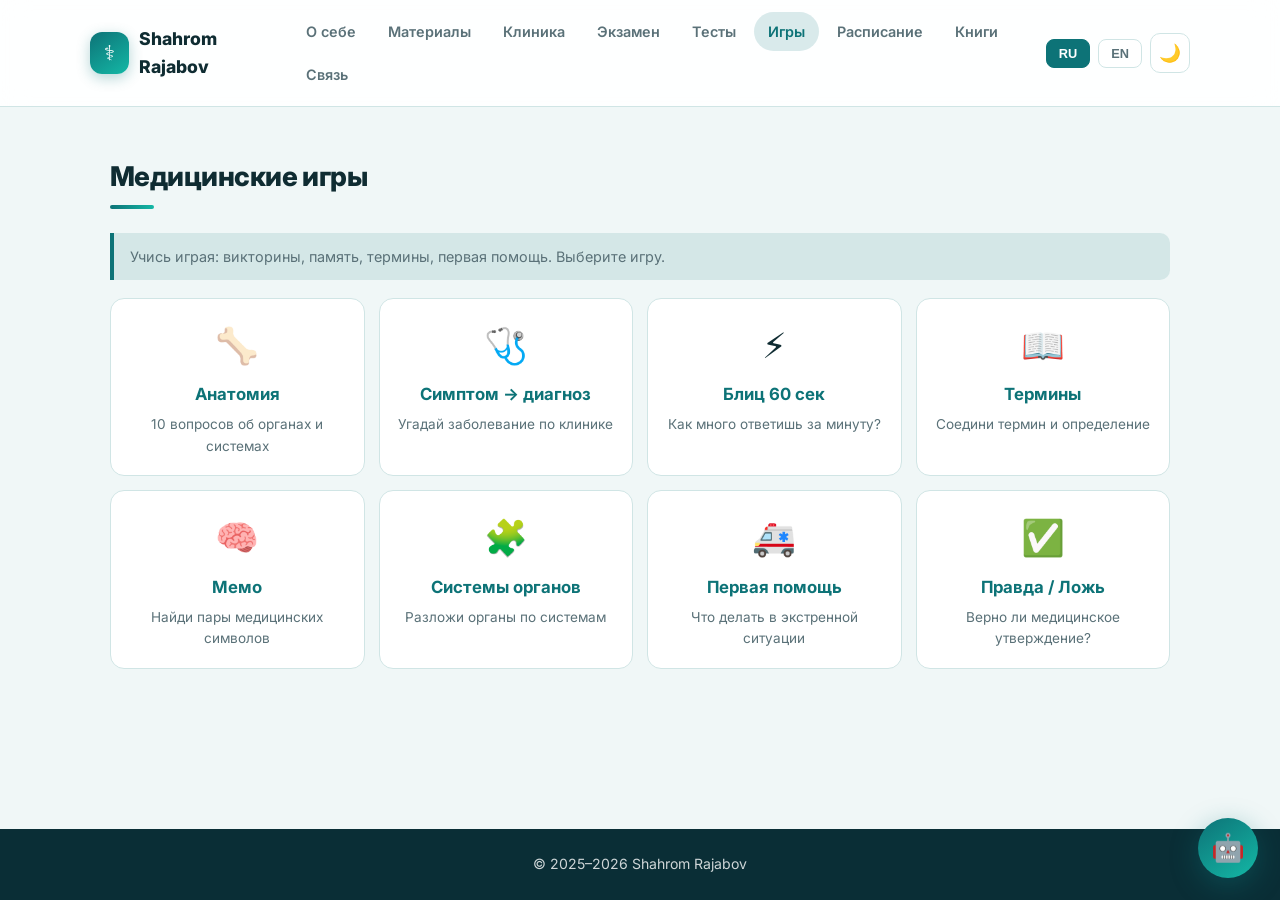
<file: games.html>
<!DOCTYPE html>
<html lang="ru">
<head>
  <meta charset="UTF-8">
  <meta name="viewport" content="width=device-width, initial-scale=1.0">
  <title>Игры — Shahrom Rajabov</title>
  <style>@import url('https://fonts.googleapis.com/css2?family=Inter:wght@400;500;600;700;800&display=swap');

:root {
  --bg: #f0f7f7;
  --bg-card: #ffffff;
  --text: #0f2c32;
  --text-muted: #5a7178;
  --primary: #0d7377;
  --primary-hover: #0a5c5f;
  --accent: #14b8a6;
  --border: #d0e5e5;
  --header-bg: rgba(255,255,255,0.9);
  --shadow: 0 4px 24px rgba(13,115,119,0.08);
  --radius: 14px;
  --danger: #e11d48;
}

[data-theme="dark"] {
  --bg: #0b1a1d;
  --bg-card: #122529;
  --text: #e6f2f2;
  --text-muted: #8aa3a8;
  --primary: #2dd4bf;
  --primary-hover: #5eead4;
  --accent: #14b8a6;
  --border: #1e3a3f;
  --header-bg: rgba(11,26,29,0.92);
  --shadow: 0 4px 24px rgba(0,0,0,0.35);
}

* { margin: 0; padding: 0; box-sizing: border-box; }
html { scroll-behavior: smooth; }
body {
  font-family: 'Inter', system-ui, sans-serif;
  background: var(--bg);
  color: var(--text);
  line-height: 1.6;
  min-height: 100vh;
  display: flex;
  flex-direction: column;
  transition: background 0.25s, color 0.25s;
}
a { text-decoration: none; color: inherit; transition: 0.2s; }
.container { width: 100%; max-width: 1100px; margin: 0 auto; padding: 0 20px; }

/* Header */
.header {
  background: var(--header-bg);
  backdrop-filter: blur(14px);
  border-bottom: 1px solid var(--border);
  position: sticky;
  top: 0;
  z-index: 100;
}
.header-inner {
  display: flex;
  align-items: center;
  justify-content: space-between;
  padding: 12px 0;
  gap: 12px;
}
.logo {
  display: flex;
  align-items: center;
  gap: 10px;
  font-weight: 800;
  font-size: 1.1rem;
  color: var(--text);
}
.logo-icon {
  width: 42px; height: 42px;
  background: linear-gradient(145deg, var(--primary), var(--accent));
  border-radius: 12px;
  display: flex; align-items: center; justify-content: center;
  color: white; font-size: 1.3rem;
  box-shadow: 0 4px 14px rgba(13,115,119,0.3);
}
.nav { display: flex; gap: 4px; flex-wrap: wrap; }
.nav a {
  padding: 8px 14px;
  border-radius: 999px;
  font-weight: 600;
  font-size: 0.9rem;
  color: var(--text-muted);
}
.nav a:hover, .nav a.active {
  background: color-mix(in srgb, var(--primary) 15%, transparent);
  color: var(--primary);
}
.header-actions { display: flex; align-items: center; gap: 8px; }
.icon-btn {
  width: 40px; height: 40px;
  border-radius: 10px;
  border: 1px solid var(--border);
  background: var(--bg-card);
  color: var(--text);
  cursor: pointer;
  display: flex; align-items: center; justify-content: center;
  font-size: 1.1rem;
  transition: 0.2s;
}
.icon-btn:hover { border-color: var(--primary); color: var(--primary); }
.lang-btn {
  padding: 6px 12px;
  border-radius: 8px;
  border: 1px solid var(--border);
  background: var(--bg-card);
  color: var(--text-muted);
  font-weight: 700;
  font-size: 0.8rem;
  cursor: pointer;
}
.lang-btn.active { background: var(--primary); color: white; border-color: var(--primary); }
.burger { display: none; background: none; border: none; font-size: 1.5rem; cursor: pointer; color: var(--primary); }

/* Hero */
.hero {
  background: linear-gradient(145deg, #0a2e36 0%, #0d7377 50%, #14b8a6 100%);
  color: white;
  padding: 64px 0 56px;
  text-align: center;
  position: relative;
  overflow: hidden;
}
.hero h1 { font-size: 2.4rem; font-weight: 800; margin-bottom: 8px; letter-spacing: -0.03em; }
.hero .subtitle { font-size: 1.15rem; opacity: 0.95; font-weight: 500; }
.hero .tagline { font-size: 0.98rem; opacity: 0.8; max-width: 460px; margin: 12px auto 0; }

/* Sections */
.section { padding: 48px 0; }
.section-title {
  font-size: 1.7rem; font-weight: 800; color: var(--text);
  margin-bottom: 24px; letter-spacing: -0.02em;
  position: relative; padding-bottom: 10px;
}
.section-title::after {
  content: ''; position: absolute; left: 0; bottom: 0;
  width: 44px; height: 4px;
  background: linear-gradient(90deg, var(--primary), var(--accent));
  border-radius: 4px;
}

/* Cards */
.card {
  background: var(--bg-card);
  border-radius: var(--radius);
  padding: 24px;
  border: 1px solid var(--border);
  box-shadow: var(--shadow);
  height: 100%;
  transition: transform 0.2s, box-shadow 0.2s;
}
.card:hover { transform: translateY(-4px); box-shadow: 0 12px 32px rgba(13,115,119,0.12); }
.card h3 { color: var(--primary); margin-bottom: 8px; font-size: 1.15rem; font-weight: 700; }
.card p { color: var(--text-muted); font-size: 0.93rem; }
.grid-2 { display: grid; grid-template-columns: repeat(auto-fit, minmax(280px, 1fr)); gap: 20px; }
.grid-3 { display: grid; grid-template-columns: repeat(auto-fit, minmax(240px, 1fr)); gap: 18px; }

/* About */
.about-content { display: grid; grid-template-columns: 1fr 1.5fr; gap: 36px; align-items: start; }
.about-photo {
  background: linear-gradient(145deg, color-mix(in srgb, var(--primary) 20%, var(--bg)), color-mix(in srgb, var(--accent) 25%, var(--bg)));
  border-radius: var(--radius); aspect-ratio: 1;
  display: flex; align-items: center; justify-content: center;
  font-size: 5rem; border: 2px solid var(--border);
}
.about-text p { margin-bottom: 12px; color: var(--text-muted); }
.about-text strong { color: var(--text); }
.info-list { list-style: none; margin-top: 18px; background: var(--bg-card); border-radius: 12px; border: 1px solid var(--border); overflow: hidden; }
.info-list li { padding: 11px 16px; border-bottom: 1px solid var(--border); display: flex; gap: 12px; }
.info-list li:last-child { border-bottom: none; }
.info-list .label { font-weight: 700; color: var(--primary); min-width: 90px; font-size: 0.88rem; }

/* Material hero + book viewer */
.material-hero {
  background: linear-gradient(145deg, #0a2e36, #0d7377 60%, #14b8a6);
  color: white; padding: 28px; border-radius: var(--radius); margin-bottom: 24px;
}
.material-hero h3 { color: white; font-size: 1.35rem; font-weight: 800; margin-bottom: 8px; }
.material-hero p { opacity: 0.92; margin-bottom: 18px; max-width: 520px; }
.btn-read, .btn {
  display: inline-flex; align-items: center; gap: 8px;
  background: white; color: #0a2e36;
  padding: 12px 22px; border-radius: 999px;
  font-weight: 700; font-size: 0.95rem; border: none; cursor: pointer;
  transition: 0.2s; font-family: inherit;
}
.btn-read:hover, .btn:hover { transform: translateY(-2px); box-shadow: 0 8px 20px rgba(0,0,0,0.15); }
.btn-primary {
  background: linear-gradient(135deg, var(--primary), var(--accent));
  color: white;
}

/* Embedded book section */
.book-viewer {
  background: var(--bg-card);
  border: 1px solid var(--border);
  border-radius: var(--radius);
  overflow: hidden;
  margin-bottom: 28px;
  box-shadow: var(--shadow);
}
.book-viewer-header {
  display: flex; align-items: center; justify-content: space-between;
  padding: 12px 16px; background: var(--bg);
  border-bottom: 1px solid var(--border); font-weight: 700;
}
.book-frame {
  width: 100%; height: 70vh; min-height: 420px; border: none;
  background: #e8eef0;
}

/* Search & questions */
.search-box { margin-bottom: 16px; }
.search-box input {
  width: 100%; max-width: 480px; padding: 12px 16px;
  border: 1.5px solid var(--border); border-radius: 999px;
  font-size: 1rem; background: var(--bg-card); color: var(--text);
  font-family: inherit; transition: 0.2s;
}
.search-box input:focus { outline: none; border-color: var(--primary); box-shadow: 0 0 0 3px color-mix(in srgb, var(--primary) 20%, transparent); }
.stats { display: flex; gap: 16px; flex-wrap: wrap; margin-bottom: 14px; font-size: 0.88rem; color: var(--text-muted); }
.stats strong { color: var(--primary); }

.q-list { list-style: none; }
.q-item {
  background: var(--bg-card); border: 1px solid var(--border);
  border-radius: 12px; margin-bottom: 8px; overflow: hidden; transition: 0.15s;
}
.q-item:hover { box-shadow: var(--shadow); }
.q-header {
  display: flex; align-items: flex-start; gap: 12px;
  padding: 13px 15px; cursor: pointer; user-select: none;
}
.q-num {
  background: color-mix(in srgb, var(--primary) 15%, transparent);
  color: var(--primary); font-weight: 800; font-size: 0.78rem;
  min-width: 32px; height: 26px; border-radius: 8px;
  display: flex; align-items: center; justify-content: center; flex-shrink: 0;
}
.q-title { flex: 1; font-weight: 600; font-size: 0.94rem; line-height: 1.4; }
.q-toggle { color: var(--text-muted); font-size: 0.85rem; transition: 0.2s; }
.q-item.open .q-toggle { transform: rotate(180deg); }
.q-body {
  display: none; padding: 12px 16px 16px;
  border-top: 1px solid var(--border);
  max-height: 65vh; overflow-y: auto;
  font-size: 0.92rem; line-height: 1.55; background: color-mix(in srgb, var(--primary) 4%, var(--bg));
}
.q-item.open .q-body { display: block; }
.q-body p { margin-bottom: 8px; }
.q-body h4 { margin: 12px 0 6px; color: var(--primary); }

.note {
  background: color-mix(in srgb, var(--primary) 12%, transparent);
  border-left: 4px solid var(--primary);
  padding: 12px 16px; border-radius: 0 10px 10px 0;
  margin-bottom: 18px; font-size: 0.9rem; color: var(--text-muted);
}

.item-card { display: flex; gap: 14px; align-items: flex-start; }
.item-icon {
  width: 48px; height: 48px;
  background: color-mix(in srgb, var(--primary) 15%, transparent);
  border-radius: 12px; display: flex; align-items: center; justify-content: center;
  font-size: 1.4rem; flex-shrink: 0;
}
.badge {
  display: inline-block;
  background: color-mix(in srgb, var(--primary) 15%, transparent);
  color: var(--primary); font-size: 0.72rem; font-weight: 700;
  padding: 3px 10px; border-radius: 20px; margin-top: 6px;
}

/* Contact */
.contact-form {
  background: var(--bg-card); padding: 28px; border-radius: var(--radius);
  border: 1px solid var(--border); box-shadow: var(--shadow); max-width: 520px;
}
.form-group { margin-bottom: 16px; }
.form-group label { display: block; font-weight: 700; margin-bottom: 5px; font-size: 0.9rem; }
.form-group input, .form-group textarea {
  width: 100%; padding: 11px 14px; border: 1.5px solid var(--border);
  border-radius: 10px; font-size: 1rem; font-family: inherit;
  background: var(--bg); color: var(--text); transition: 0.2s;
}
.form-group input:focus, .form-group textarea:focus {
  outline: none; border-color: var(--primary);
}
.form-group textarea { min-height: 120px; resize: vertical; }

/* Footer */
.footer {
  background: #0a2e36; color: rgba(255,255,255,0.8);
  padding: 24px 0; margin-top: auto; text-align: center; font-size: 0.88rem;
}

/* AI Widget */
.ai-chat-btn {
  position: fixed; bottom: 22px; right: 22px;
  width: 60px; height: 60px; border-radius: 50%;
  background: linear-gradient(145deg, var(--primary), var(--accent));
  color: white; border: none;
  box-shadow: 0 8px 28px rgba(13,115,119,0.4);
  cursor: pointer; z-index: 1500;
  display: flex; align-items: center; justify-content: center;
  font-size: 1.7rem; transition: 0.2s;
}
.ai-chat-btn:hover { transform: scale(1.08); }
.ai-chat-btn.open { background: #64748b; }
.ai-chat-panel {
  position: fixed; bottom: 94px; right: 22px;
  width: 380px; max-width: calc(100vw - 24px);
  height: 520px; max-height: calc(100vh - 120px);
  background: var(--bg-card); border-radius: 16px;
  box-shadow: 0 16px 48px rgba(0,0,0,0.2);
  z-index: 1499; display: none; flex-direction: column;
  overflow: hidden; border: 1px solid var(--border);
}
.ai-chat-panel.open { display: flex; }
.ai-chat-header {
  background: linear-gradient(145deg, #0a2e36, var(--primary));
  color: white; padding: 13px 15px;
  display: flex; align-items: center; justify-content: space-between;
  font-weight: 700;
}
.ai-chat-header button {
  background: rgba(255,255,255,0.18); border: none; color: white;
  width: 32px; height: 32px; border-radius: 8px; cursor: pointer; font-size: 1.1rem;
}
.ai-chat-body { flex: 1; overflow-y: auto; padding: 14px; background: var(--bg); }
.ai-chat-disclaimer {
  padding: 8px 12px; font-size: 0.7rem; color: var(--text-muted);
  background: var(--bg-card); border-top: 1px solid var(--border); text-align: center;
}

/* PDF Modal */
.pdf-modal {
  display: none; position: fixed; inset: 0;
  background: rgba(10,46,54,0.8); z-index: 2000;
  align-items: center; justify-content: center; padding: 12px;
  backdrop-filter: blur(6px);
}
.pdf-modal.open { display: flex; }
.pdf-modal-inner {
  background: var(--bg-card); width: 100%; max-width: 980px;
  height: 92vh; border-radius: 14px; overflow: hidden;
  display: flex; flex-direction: column;
  box-shadow: 0 24px 60px rgba(0,0,0,0.35);
}
.pdf-modal-header {
  display: flex; align-items: center; justify-content: space-between;
  padding: 11px 16px; background: #0a2e36; color: white; font-weight: 700;
}
.pdf-modal-header button {
  background: rgba(255,255,255,0.15); border: none; color: white;
  width: 34px; height: 34px; border-radius: 8px; cursor: pointer; font-size: 1.15rem;
}
.pdf-modal-body { flex: 1; background: #e8eef0; }
.pdf-modal-body iframe { width: 100%; height: 100%; border: none; }

@media (max-width: 768px) {
  .burger { display: block; }
  .nav {
    display: none; position: absolute; top: 100%; left: 0; right: 0;
    background: var(--bg-card); flex-direction: column; padding: 12px;
    box-shadow: var(--shadow); border-top: 1px solid var(--border);
  }
  .nav.open { display: flex; }
  .nav a { padding: 12px 14px; border-radius: 10px; }
  .hero h1 { font-size: 1.85rem; }
  .about-content { grid-template-columns: 1fr; }
  .about-photo { max-width: 180px; margin: 0 auto; }
  .ai-chat-panel { right: 10px; left: 10px; width: auto; bottom: 88px; }
  .ai-chat-btn { right: 14px; bottom: 14px; }
  .book-frame { height: 55vh; }
}


.games-grid {
  display: grid;
  grid-template-columns: repeat(auto-fill, minmax(240px, 1fr));
  gap: 14px;
  margin-bottom: 24px;
}
.game-card {
  background: var(--bg-card);
  border: 1px solid var(--border);
  border-radius: 14px;
  padding: 18px;
  cursor: pointer;
  transition: 0.2s;
  text-align: center;
}
.game-card:hover {
  border-color: var(--primary);
  transform: translateY(-3px);
  box-shadow: var(--shadow);
}
.game-card .icon { font-size: 2.2rem; margin-bottom: 8px; }
.game-card h3 { color: var(--primary); font-size: 1.05rem; margin-bottom: 6px; }
.game-card p { color: var(--text-muted); font-size: 0.85rem; }
.game-area { display: none; }
.game-area.open { display: block; }
.game-top {
  display: flex; flex-wrap: wrap; gap: 10px; align-items: center;
  margin-bottom: 16px;
}
.hud {
  display: flex; gap: 14px; flex-wrap: wrap;
  font-weight: 700; color: var(--text); margin-bottom: 14px;
}
.hud span { background: var(--bg-card); border: 1px solid var(--border);
  padding: 6px 12px; border-radius: 8px; font-size: 0.9rem; }
.q-box {
  background: var(--bg-card); border: 1px solid var(--border);
  border-radius: 14px; padding: 20px; margin-bottom: 14px;
}
.opt-btn {
  display: block; width: 100%; text-align: left; padding: 12px 14px;
  margin: 8px 0; border-radius: 10px; border: 1.5px solid var(--border);
  background: var(--bg); color: var(--text); cursor: pointer; font-size: 0.95rem;
}
.opt-btn:hover { border-color: var(--primary); }
.opt-btn.ok { border-color: #16a34a; background: rgba(22,163,74,0.12); }
.opt-btn.bad { border-color: #e11d48; background: rgba(225,29,72,0.1); }
.mem-grid {
  display: grid; grid-template-columns: repeat(4, 1fr); gap: 10px;
}
@media(max-width:500px){ .mem-grid { grid-template-columns: repeat(3, 1fr); } }
.mem-card {
  aspect-ratio: 1; border-radius: 12px; border: 1.5px solid var(--border);
  background: var(--bg-card); display: flex; align-items: center; justify-content: center;
  font-size: 1.6rem; cursor: pointer; user-select: none; transition: 0.15s;
}
.mem-card.flipped, .mem-card.matched {
  background: color-mix(in srgb, var(--primary) 15%, var(--bg-card));
  border-color: var(--primary);
}
.mem-card.matched { opacity: 0.7; }
.drag-zone {
  min-height: 54px; border: 2px dashed var(--border); border-radius: 10px;
  padding: 8px; margin: 8px 0; background: var(--bg);
}
.chip {
  display: inline-block; padding: 8px 12px; margin: 4px;
  background: var(--bg-card); border: 1.5px solid var(--border);
  border-radius: 999px; cursor: grab; font-size: 0.88rem; font-weight: 600;
}
.chip.used { opacity: 0.35; pointer-events: none; }
.result-box {
  text-align: center; padding: 24px; background: var(--bg-card);
  border-radius: 14px; border: 1px solid var(--border);
}
.result-box .big { font-size: 2.4rem; font-weight: 800; color: var(--primary); }

  </style>
</head>
<body>
  <header class="header">
    <div class="container header-inner">
      <a href="index.html" class="logo"><div class="logo-icon">⚕</div><span>Shahrom Rajabov</span></a>
      <button class="burger" id="burger">☰</button>
      <nav class="nav" id="nav">
        <a href="index.html">О себе</a>
        <a href="materials.html">Материалы</a>
        <a href="clinical.html">Клиника</a>
        <a href="exam.html">Экзамен</a>
        <a href="tests.html">Тесты</a>
        <a href="games.html" class="active">Игры</a>
        <a href="schedule.html">Расписание</a>
        <a href="books.html">Книги</a>
        <a href="contact.html">Связь</a>
      </nav>
      <div class="header-actions">
        <button class="lang-btn active" data-lang="ru">RU</button>
        <button class="lang-btn" data-lang="en">EN</button>
        <button class="icon-btn" id="themeBtn">🌙</button>
      </div>
    </div>
  </header>

  <section class="section">
    <div class="container">
      <h2 class="section-title">Медицинские игры</h2>
      <div class="note">Учись играя: викторины, память, термины, первая помощь. Выберите игру.</div>

      <div class="games-grid" id="gamesList">
        <div class="game-card" data-game="anatomy"><div class="icon">🦴</div><h3>Анатомия</h3><p>10 вопросов об органах и системах</p></div>
        <div class="game-card" data-game="symptoms"><div class="icon">🩺</div><h3>Симптом → диагноз</h3><p>Угадай заболевание по клинике</p></div>
        <div class="game-card" data-game="speed"><div class="icon">⚡</div><h3>Блиц 60 сек</h3><p>Как много ответишь за минуту?</p></div>
        <div class="game-card" data-game="terms"><div class="icon">📖</div><h3>Термины</h3><p>Соедини термин и определение</p></div>
        <div class="game-card" data-game="memory"><div class="icon">🧠</div><h3>Мемо</h3><p>Найди пары медицинских символов</p></div>
        <div class="game-card" data-game="systems"><div class="icon">🧩</div><h3>Системы органов</h3><p>Разложи органы по системам</p></div>
        <div class="game-card" data-game="firstaid"><div class="icon">🚑</div><h3>Первая помощь</h3><p>Что делать в экстренной ситуации</p></div>
        <div class="game-card" data-game="truefalse"><div class="icon">✅</div><h3>Правда / Ложь</h3><p>Верно ли медицинское утверждение?</p></div>
      </div>

      <div id="gameArea" class="game-area"></div>
    </div>
  </section>

  <footer class="footer"><div class="container"><p>© 2025–2026 Shahrom Rajabov</p></div></footer>
  <script>// Theme + Language + AI + PDF
const i18n = {
  ru: {
    about: "О себе", materials: "Материалы", books: "Книги", contact: "Обратная связь",
    heroTitle: "Раджабов Шахром", heroSub: "Студент • Будущий врач",
    heroTag: "Путь в медицину начинается с знаний, дисциплины и желания помогать людям",
    aboutTitle: "О себе",
    aboutP1: "Здравствуйте! Меня зовут Раджабов Шахром. Я студент медицинского университета, который стремится стать квалифицированным и внимательным врачом.",
    aboutP2: "Медицина для меня — это не просто профессия, а призвание. Я верю, что хороший врач должен сочетать глубокие знания, эмпатию и постоянное стремление к развитию.",
    status: "Статус", statusVal: "Студент медицинского вуза",
    goal: "Цель", goalVal: "Стать практикующим врачом",
    interests: "Интересы", interestsVal: "Клиническая медицина, анатомия, терапия",
    matTitle: "Материалы для экзамена",
    matHero: "Детская хирургия — вопросы 1–182",
    matDesc: "Основной учебный материал. Читайте учебник прямо на сайте и ищите ответы по вопросам.",
    openBook: "Открыть учебник",
    searchPh: "Поиск по вопросам (атрезия, травма, пилоростеноз...)",
    totalQ: "Всего вопросов",
    booksTitle: "Рекомендуемые книги",
    contactTitle: "Обратная связь",
    send: "Отправить",
    aiTitle: "ИИ-помощник",
    aiLocal: "Поиск по материалам сайта",
    aiWeb: "Спросить общий медицинский ИИ",
    aiHint: "Введите тему или вопрос — найду в материалах. Для других медицинских вопросов откройте ChatGPT / Perplexity."
  },
  en: {
    about: "About", materials: "Materials", books: "Books", contact: "Contact",
    heroTitle: "Shahrom Rajabov", heroSub: "Student • Future Doctor",
    heroTag: "The path to medicine begins with knowledge, discipline and the desire to help people",
    aboutTitle: "About me",
    aboutP1: "Hello! My name is Shahrom Rajabov. I am a medical university student who strives to become a qualified and attentive doctor.",
    aboutP2: "Medicine for me is not just a profession, but a calling. I believe a good doctor must combine deep knowledge, empathy and continuous development.",
    status: "Status", statusVal: "Medical university student",
    goal: "Goal", goalVal: "Become a practicing physician",
    interests: "Interests", interestsVal: "Clinical medicine, anatomy, therapy",
    matTitle: "Exam materials",
    matHero: "Pediatric Surgery — questions 1–182",
    matDesc: "Main study material. Read the textbook on the site and search answers by question.",
    openBook: "Open textbook",
    searchPh: "Search questions (atresia, trauma, pyloric stenosis...)",
    totalQ: "Total questions",
    booksTitle: "Recommended books",
    contactTitle: "Feedback",
    send: "Send",
    aiTitle: "AI Assistant",
    aiLocal: "Search site materials",
    aiWeb: "Ask general medical AI",
    aiHint: "Enter a topic — I will search the materials. For other medical questions open ChatGPT / Perplexity."
  }
};

let currentLang = localStorage.getItem('lang') || 'ru';
let currentTheme = localStorage.getItem('theme') || 'light';

document.addEventListener('DOMContentLoaded', () => {
  document.documentElement.setAttribute('data-theme', currentTheme);
  applyLang(currentLang);
  initBurger();
  initThemeBtn();
  initLangBtn();
  initAIChat();
  initPdfButtons();
});

function applyLang(lang) {
  currentLang = lang;
  localStorage.setItem('lang', lang);
  document.documentElement.lang = lang;
  document.querySelectorAll('[data-i18n]').forEach(el => {
    const key = el.getAttribute('data-i18n');
    if (i18n[lang][key]) el.textContent = i18n[lang][key];
  });
  document.querySelectorAll('[data-i18n-placeholder]').forEach(el => {
    const key = el.getAttribute('data-i18n-placeholder');
    if (i18n[lang][key]) el.placeholder = i18n[lang][key];
  });
  document.querySelectorAll('.lang-btn').forEach(b => {
    b.classList.toggle('active', b.dataset.lang === lang);
  });
}

function initThemeBtn() {
  const btn = document.getElementById('themeBtn');
  if (!btn) return;
  btn.textContent = currentTheme === 'dark' ? '☀️' : '🌙';
  btn.addEventListener('click', () => {
    currentTheme = currentTheme === 'dark' ? 'light' : 'dark';
    localStorage.setItem('theme', currentTheme);
    document.documentElement.setAttribute('data-theme', currentTheme);
    btn.textContent = currentTheme === 'dark' ? '☀️' : '🌙';
  });
}

function initLangBtn() {
  document.querySelectorAll('.lang-btn').forEach(btn => {
    btn.addEventListener('click', () => applyLang(btn.dataset.lang));
  });
}

function initBurger() {
  const burger = document.getElementById('burger');
  const nav = document.getElementById('nav');
  if (!burger || !nav) return;
  burger.addEventListener('click', () => {
    nav.classList.toggle('open');
    burger.textContent = nav.classList.contains('open') ? '✕' : '☰';
  });
  nav.querySelectorAll('a').forEach(a => a.addEventListener('click', () => {
    nav.classList.remove('open'); burger.textContent = '☰';
  }));
}

function initPdfButtons() {
  document.querySelectorAll('[data-open-pdf]').forEach(btn => {
    btn.addEventListener('click', e => {
      e.preventDefault();
      openPdfViewer(btn.getAttribute('data-open-pdf'));
    });
  });
}

function openPdfViewer(url) {
  let modal = document.getElementById('pdfModal');
  if (!modal) {
    modal = document.createElement('div');
    modal.id = 'pdfModal';
    modal.className = 'pdf-modal';
    modal.innerHTML = `
      <div class="pdf-modal-inner">
        <div class="pdf-modal-header">
          <span>Pediatric Surgery / Детская хирургия</span>
          <button id="pdfModalClose">✕</button>
        </div>
        <div class="pdf-modal-body"><iframe id="pdfFrame" src="" title="PDF"></iframe></div>
      </div>`;
    document.body.appendChild(modal);
    document.getElementById('pdfModalClose').onclick = () => {
      modal.classList.remove('open');
      document.getElementById('pdfFrame').src = '';
    };
    modal.onclick = e => { if (e.target === modal) { modal.classList.remove('open'); document.getElementById('pdfFrame').src = ''; } };
  }
  document.getElementById('pdfFrame').src = url + '#toolbar=1';
  modal.classList.add('open');
}

function initAIChat() {
  if (document.getElementById('aiChatBtn')) return;
  const btn = document.createElement('button');
  btn.className = 'ai-chat-btn'; btn.id = 'aiChatBtn'; btn.innerHTML = '🤖';
  document.body.appendChild(btn);

  const panel = document.createElement('div');
  panel.className = 'ai-chat-panel'; panel.id = 'aiChatPanel';
  panel.innerHTML = `
    <div class="ai-chat-header">
      <span data-i18n="aiTitle">ИИ-помощник</span>
      <button id="aiChatClose">✕</button>
    </div>
    <div class="ai-chat-body">
      <p style="font-weight:600;margin-bottom:10px;" data-i18n="aiLocal">Поиск по материалам сайта</p>
      <input id="aiInput" type="text" data-i18n-placeholder="searchPh" placeholder="атрезия, травма..."
        style="width:100%;padding:11px 14px;border:1.5px solid var(--border);border-radius:10px;background:var(--bg-card);color:var(--text);margin-bottom:10px;font-size:0.95rem;">
      <button id="aiSearchBtn" class="btn btn-primary" style="width:100%;justify-content:center;margin-bottom:14px;">Найти</button>
      <div id="aiResults" style="font-size:0.9rem;"></div>
      <div style="margin-top:16px;padding-top:14px;border-top:1px solid var(--border);">
        <p style="font-size:0.85rem;color:var(--text-muted);margin-bottom:10px;" data-i18n="aiWeb">Спросить общий медицинский ИИ</p>
        <a href="https://chatgpt.com/" target="_blank" rel="noopener" class="btn btn-primary" style="width:100%;justify-content:center;background:#10a37f;margin-bottom:8px;">ChatGPT</a>
        <a href="https://www.perplexity.ai/" target="_blank" rel="noopener" class="btn" style="width:100%;justify-content:center;background:var(--bg-card);border:1px solid var(--border);color:var(--text);">Perplexity (с источниками)</a>
      </div>
      <p style="font-size:0.78rem;color:var(--text-muted);margin-top:12px;" data-i18n="aiHint"></p>
    </div>
    <div class="ai-chat-disclaimer">Не заменяет врача и учебник. Проверяйте важную информацию.</div>
  `;
  document.body.appendChild(panel);

  btn.onclick = () => {
    const open = panel.classList.toggle('open');
    btn.classList.toggle('open', open);
    btn.innerHTML = open ? '✕' : '🤖';
  };
  document.getElementById('aiChatClose').onclick = () => {
    panel.classList.remove('open'); btn.classList.remove('open'); btn.innerHTML = '🤖';
  };

  const doSearch = () => {
    const q = (document.getElementById('aiInput').value || '').toLowerCase().trim();
    const results = document.getElementById('aiResults');
    if (!q) { results.innerHTML = '<p style="color:var(--text-muted)">Введите запрос</p>'; return; }
    if (typeof fullQuestions === 'undefined') {
      results.innerHTML = '<p>Откройте страницу «Материалы» для поиска по 182 вопросам.</p>';
      return;
    }
    const found = fullQuestions.filter(i =>
      i.t.toLowerCase().includes(q) || (i.a && i.a.toLowerCase().includes(q))
    ).slice(0, 6);
    if (!found.length) {
      results.innerHTML = '<p>В материалах не найдено. Попробуйте ChatGPT или Perplexity ниже.</p>';
      return;
    }
    results.innerHTML = found.map(i => `
      <div style="background:var(--bg-card);border:1px solid var(--border);border-radius:10px;padding:10px;margin-bottom:8px;">
        <div style="font-weight:700;color:var(--primary);margin-bottom:4px;">№${i.n}. ${i.t}</div>
        <div style="font-size:0.82rem;color:var(--text-muted);max-height:60px;overflow:hidden;">${(i.a||'').replace(/<[^>]+>/g,'').slice(0,160)}...</div>
      </div>`).join('');
  };
  document.getElementById('aiSearchBtn').onclick = doSearch;
  document.getElementById('aiInput').addEventListener('keydown', e => { if (e.key === 'Enter') doSearch(); });
  applyLang(currentLang);
}
</script>
  <script>
  const ANATOMY = [{"q": "Какой орган фильтрует кровь и образует мочу?", "opts": ["Почка", "Печень", "Селезёнка", "Поджелудочная"], "a": 0}, {"q": "Где вырабатывается инсулин?", "opts": ["Поджелудочная железа", "Щитовидная железа", "Надпочечники", "Гипофиз"], "a": 0}, {"q": "Самая крупная артерия тела:", "opts": ["Аорта", "Лёгочная артерия", "Сонная артерия", "Бедренная артерия"], "a": 0}, {"q": "Сколько камер у сердца человека?", "opts": ["4", "2", "3", "5"], "a": 0}, {"q": "Какая кость самая длинная?", "opts": ["Бедренная", "Большеберцовая", "Плечевая", "Лучевая"], "a": 0}, {"q": "Где находится червеобразный отросток?", "opts": ["Слепая кишка", "Желудок", "Сигмовидная кишка", "Двенадцатиперстная"], "a": 0}, {"q": "Основная мышца вдоха:", "opts": ["Диафрагма", "Прямая мышца живота", "Трапециевидная", "Дельтовидная"], "a": 0}, {"q": "Какой витамин синтезируется в коже на солнце?", "opts": ["D", "C", "B12", "K"], "a": 0}, {"q": "Эритроциты переносят:", "opts": ["Кислород", "Инсулин", "Жёлчь", "Мочу"], "a": 0}, {"q": "Самая маленькая кость человека:", "opts": ["Стремечко (в ухе)", "Носовая", "Фаланга мизинца", "Надколенник"], "a": 0}];
  const SYMPTOMS = [{"q": "Рвота «фонтаном» без желчи у младенца 5 недель — думать о:", "opts": ["Пилоростенозе", "Аппендиците", "ОРВИ", "Отите"], "a": 0}, {"q": "Давящая боль за грудиной с иррадиацией в руку:", "opts": ["Стенокардия / ОКС", "Гастрит", "Межрёберная невралгия", "Пневмония"], "a": 0}, {"q": "Боль в правом подреберье после жирной пищи:", "opts": ["Желчнокаменная / холецистит", "Аппендицит", "Пиелонефрит", "Панкреатит только слева"], "a": 0}, {"q": "Миграция боли в правую подвздошную область:", "opts": ["Аппендицит", "Инфаркт", "Мигрень", "Отит"], "a": 0}, {"q": "Свистящее дыхание, приступы одышки, ответ на сальбутамол:", "opts": ["Бронхиальная астма", "Пневмоторакс", "Ангина", "Гастрит"], "a": 0}, {"q": "Пенистая слюна и цианоз при кормлении новорождённого:", "opts": ["Атрезия пищевода", "Физиологическая желтуха", "Потница", "Кривошея"], "a": 0}, {"q": "«Малиновое желе» + приступообразный плач у грудничка:", "opts": ["Инвагинация", "Прорезывание зубов", "ОРВИ", "Опрелости"], "a": 0}, {"q": "Лихорадка, кашель, локальные влажные хрипы:", "opts": ["Пневмония", "Только ринит", "Мигрень", "Остеохондроз"], "a": 0}];
  const TERMS = [["Тахикардия", "Учащённое сердцебиение"], ["Брадикардия", "Замедленный ритм сердца"], ["Гипоксия", "Недостаток кислорода"], ["Апноэ", "Остановка дыхания"], ["Гематурия", "Кровь в моче"], ["Мелена", "Чёрный дёгтеобразный стул"], ["Цианоз", "Синюшность кожи"], ["Отёк", "Скопление жидкости в тканях"]];
  const SYSTEMS = {"Сердечно-сосудистая": ["Сердце", "Аорта", "Вены", "Капилляры"], "Дыхательная": ["Лёгкие", "Трахея", "Бронхи", "Альвеолы"], "Пищеварительная": ["Желудок", "Печень", "Кишечник", "Поджелудочная"], "Мочевыделительная": ["Почки", "Мочеточник", "Мочевой пузырь", "Уретра"]};
  const FIRSTAID = [{"q": "При артериальном кровотечении из конечности первое:", "opts": ["Жгут выше раны + время наложения", "Только вата без давления", "Промыть грязной водой", "Игнорировать"], "a": 0}, {"q": "Человек без сознания, не дышит. Ваши действия:", "opts": ["Вызвать помощь, начать СЛР 30:2", "Дать воды", "Поднять ноги и ждать", "Бить по щекам без оценки дыхания"], "a": 0}, {"q": "Подозрение на перелом конечности:", "opts": ["Иммобилизация, холод, к врачу", "Вправить самим с силой", "Разогреть мазью", "Заставить ходить"], "a": 0}, {"q": "Ожог кипятком I–II ст.:", "opts": ["Охладить водой 10–20 мин, не мазать маслом", "Смазать сметаной", "Проколоть все пузыри", "Насыпать муку"], "a": 0}, {"q": "Приступ астмы, есть ингалятор:", "opts": ["Помочь принять КДБА (сальбутамол), вызвать помощь при тяжёлом приступе", "Уложить на живот без воздуха", "Дать снотворное", "Запретить ингалятор"], "a": 0}];
  const MEM = ["❤️", "🫁", "🧠", "🦴", "🩸", "💊", "🩺", "🧬"];
  const TRUEFALSE = [
    {q: "У человека 4 камеры сердца", t: true},
    {q: "Печень вырабатывает инсулин", t: false},
    {q: "Аппендикс связан со слепой кишкой", t: true},
    {q: "Эритроциты переносят кислород", t: true},
    {q: "Пилоростеноз чаще в 10–12 лет", t: false},
    {q: "Аорта — самая крупная артерия", t: true},
    {q: "При STEMI реперфузия должна быть как можно раньше", t: true},
    {q: "Антибиотики нужны при любом кашле 2 дня", t: false},
    {q: "Диафрагма — главная мышца вдоха", t: true},
    {q: "Мелена — это светлый стул", t: false}
  ];

  const list = document.getElementById('gamesList');
  const area = document.getElementById('gameArea');

  list.querySelectorAll('.game-card').forEach(c => {
    c.onclick = () => startGame(c.dataset.game);
  });

  function backBtn() {
    return `<button class="btn" id="btnBackGames" style="border:1.5px solid var(--border);background:var(--bg-card);color:var(--text);padding:8px 14px;border-radius:10px;cursor:pointer;font-weight:600">← К играм</button>`;
  }
  function bindBack() {
    const b = document.getElementById('btnBackGames');
    if (b) b.onclick = () => { area.classList.remove('open'); area.innerHTML=''; list.style.display='grid'; };
  }

  function startGame(id) {
    list.style.display = 'none';
    area.classList.add('open');
    if (id === 'anatomy') quizGame('Анатомия', ANATOMY);
    else if (id === 'symptoms') quizGame('Симптом → диагноз', SYMPTOMS);
    else if (id === 'speed') speedGame();
    else if (id === 'terms') termsGame();
    else if (id === 'memory') memoryGame();
    else if (id === 'systems') systemsGame();
    else if (id === 'firstaid') quizGame('Первая помощь', FIRSTAID);
    else if (id === 'truefalse') trueFalseGame();
  }

  function shuffle(a) {
    const x = [...a];
    for (let i = x.length - 1; i > 0; i--) {
      const j = Math.floor(Math.random() * (i + 1));
      [x[i], x[j]] = [x[j], x[i]];
    }
    return x;
  }

  // ===== Quiz (anatomy, symptoms, first aid) =====
  function quizGame(title, bank) {
    const qs = shuffle(bank);
    let i = 0, score = 0, locked = false;
    function render() {
      if (i >= qs.length) {
        area.innerHTML = `<div class="result-box">
          ${backBtn()}
          <h3 style="margin:16px 0 8px">${title}</h3>
          <div class="big">${score} / ${qs.length}</div>
          <p style="color:var(--text-muted)">${Math.round(score/qs.length*100)}%</p>
          <button class="btn btn-primary" id="again" style="margin-top:12px">Ещё раз</button>
        </div>`;
        bindBack();
        document.getElementById('again').onclick = () => quizGame(title, bank);
        return;
      }
      const q = qs[i];
      locked = false;
      area.innerHTML = `
        <div class="game-top">${backBtn()}<strong>${title}</strong></div>
        <div class="hud"><span>Вопрос ${i+1} / ${qs.length}</span><span>Очки: ${score}</span></div>
        <div class="q-box"><p style="font-weight:600;margin-bottom:8px">${q.q}</p>
          ${q.opts.map((o, j) => `<button class="opt-btn" data-j="${j}">${o}</button>`).join('')}
        </div>`;
      bindBack();
      area.querySelectorAll('.opt-btn').forEach(btn => {
        btn.onclick = () => {
          if (locked) return;
          locked = true;
          const j = +btn.dataset.j;
          area.querySelectorAll('.opt-btn').forEach(b => {
            if (+b.dataset.j === q.a) b.classList.add('ok');
            if (+b.dataset.j === j && j !== q.a) b.classList.add('bad');
          });
          if (j === q.a) score++;
          setTimeout(() => { i++; render(); }, 700);
        };
      });
    }
    render();
  }

  // ===== Speed 60s =====
  function speedGame() {
    const bank = shuffle([...ANATOMY, ...SYMPTOMS, ...FIRSTAID]);
    let i = 0, score = 0, left = 60, locked = false, timer;
    function tick() {
      left--;
      const t = document.getElementById('timeLeft');
      if (t) t.textContent = '⏱ ' + left;
      if (left <= 0) end();
    }
    function end() {
      clearInterval(timer);
      area.innerHTML = `<div class="result-box">
        ${backBtn()}
        <h3 style="margin:16px 0 8px">Блиц 60 сек</h3>
        <div class="big">${score}</div>
        <p style="color:var(--text-muted)">правильных ответов</p>
        <button class="btn btn-primary" id="again" style="margin-top:12px">Ещё раз</button>
      </div>`;
      bindBack();
      document.getElementById('again').onclick = speedGame;
    }
    function render() {
      if (left <= 0) return;
      const q = bank[i % bank.length];
      locked = false;
      area.innerHTML = `
        <div class="game-top">${backBtn()}<strong>Блиц</strong></div>
        <div class="hud"><span id="timeLeft">⏱ ${left}</span><span>Очки: ${score}</span></div>
        <div class="q-box"><p style="font-weight:600">${q.q}</p>
          ${q.opts.map((o, j) => `<button class="opt-btn" data-j="${j}">${o}</button>`).join('')}
        </div>`;
      bindBack();
      area.querySelectorAll('.opt-btn').forEach(btn => {
        btn.onclick = () => {
          if (locked || left <= 0) return;
          locked = true;
          if (+btn.dataset.j === q.a) score++;
          i++;
          render();
        };
      });
    }
    render();
    timer = setInterval(tick, 1000);
  }

  // ===== Terms match =====
  function termsGame() {
    const pairs = shuffle(TERMS);
    let leftDefs = shuffle(pairs.map(p => p[1]));
    let score = 0, done = 0;
    let selectedTerm = null;

    function render() {
      if (done >= pairs.length) {
        area.innerHTML = `<div class="result-box">${backBtn()}<h3 style="margin:16px 0">Термины</h3>
          <div class="big">${score} / ${pairs.length}</div>
          <button class="btn btn-primary" id="again" style="margin-top:12px">Ещё раз</button></div>`;
        bindBack();
        document.getElementById('again').onclick = termsGame;
        return;
      }
      area.innerHTML = `
        <div class="game-top">${backBtn()}<strong>Термины</strong></div>
        <div class="hud"><span>Совпадений: ${score}</span></div>
        <p style="color:var(--text-muted);margin-bottom:10px">Сначала нажмите термин, затем определение</p>
        <div class="q-box">
          <div style="margin-bottom:12px"><b>Термины:</b><br>
            ${pairs.map((p,i) => `<span class="chip term" data-i="${i}">${p[0]}</span>`).join('')}
          </div>
          <div><b>Определения:</b><br>
            ${leftDefs.map((d,i) => `<span class="chip def" data-d="${d.replace(/"/g,'&quot;')}">${d}</span>`).join('')}
          </div>
          <div id="termMsg" style="margin-top:10px;font-weight:600"></div>
        </div>`;
      bindBack();
      let sel = null;
      area.querySelectorAll('.chip.term').forEach(ch => {
        ch.onclick = () => {
          area.querySelectorAll('.chip.term').forEach(c => c.style.outline='');
          ch.style.outline = '2px solid var(--primary)';
          sel = +ch.dataset.i;
        };
      });
      area.querySelectorAll('.chip.def').forEach(ch => {
        ch.onclick = () => {
          if (sel === null) return;
          const ok = pairs[sel][1] === ch.textContent;
          const msg = document.getElementById('termMsg');
          if (ok) { score++; msg.style.color='#16a34a'; msg.textContent='✓ Верно!'; }
          else { msg.style.color='#e11d48'; msg.textContent='✗ Неверно'; }
          done++;
          // remove used
          pairs.splice(sel, 1);
          leftDefs = leftDefs.filter(d => d !== ch.textContent);
          setTimeout(render, 500);
        };
      });
    }
    render();
  }

  // ===== Memory =====
  function memoryGame() {
    let cards = shuffle([...MEM, ...MEM]).map((v, i) => ({ id: i, v, flipped: false, matched: false }));
    let open = [];
    let moves = 0;
    let lock = false;

    function render() {
      const allMatched = cards.every(c => c.matched);
      if (allMatched) {
        area.innerHTML = `<div class="result-box">${backBtn()}<h3 style="margin:16px 0">Мемо</h3>
          <div class="big">${moves}</div><p style="color:var(--text-muted)">ходов</p>
          <button class="btn btn-primary" id="again" style="margin-top:12px">Ещё раз</button></div>`;
        bindBack();
        document.getElementById('again').onclick = memoryGame;
        return;
      }
      area.innerHTML = `
        <div class="game-top">${backBtn()}<strong>Мемо</strong></div>
        <div class="hud"><span>Ходы: ${moves}</span></div>
        <div class="mem-grid">
          ${cards.map((c,i) => `
            <div class="mem-card ${c.flipped||c.matched?'flipped':''} ${c.matched?'matched':''}" data-i="${i}">
              ${c.flipped||c.matched ? c.v : '❓'}
            </div>`).join('')}
        </div>`;
      bindBack();
      area.querySelectorAll('.mem-card').forEach(el => {
        el.onclick = () => {
          if (lock) return;
          const i = +el.dataset.i;
          const c = cards[i];
          if (c.flipped || c.matched) return;
          c.flipped = true;
          open.push(i);
          if (open.length === 2) {
            moves++;
            lock = true;
            const [a,b] = open;
            if (cards[a].v === cards[b].v) {
              cards[a].matched = cards[b].matched = true;
              open = [];
              lock = false;
              render();
            } else {
              render();
              setTimeout(() => {
                cards[a].flipped = cards[b].flipped = false;
                open = [];
                lock = false;
                render();
              }, 600);
              return;
            }
          } else render();
        };
      });
    }
    render();
  }

  // ===== Systems sort =====
  function systemsGame() {
    const entries = Object.entries(SYSTEMS);
    let idx = 0, score = 0;

    function render() {
      if (idx >= entries.length) {
        area.innerHTML = `<div class="result-box">${backBtn()}<h3 style="margin:16px 0">Системы</h3>
          <div class="big">${score} / ${entries.length}</div>
          <button class="btn btn-primary" id="again" style="margin-top:12px">Ещё раз</button></div>`;
        bindBack();
        document.getElementById('again').onclick = systemsGame;
        return;
      }
      const [sys, organs] = entries[idx];
      const allOrgans = shuffle(entries.flatMap(([,o]) => o));
      const pool = shuffle([...organs, ...allOrgans.filter(o => !organs.includes(o)).slice(0, 4)]);
      let selected = new Set();

      area.innerHTML = `
        <div class="game-top">${backBtn()}<strong>Системы органов</strong></div>
        <div class="hud"><span>${idx+1} / ${entries.length}</span><span>Очки: ${score}</span></div>
        <div class="q-box">
          <p style="font-weight:700;margin-bottom:10px">Что относится к системе: «${sys}»?</p>
          <p style="font-size:0.85rem;color:var(--text-muted)">Выберите все подходящие, затем «Проверить»</p>
          <div id="orgPool">${pool.map(o => `<span class="chip org" data-o="${o}">${o}</span>`).join('')}</div>
          <button class="btn btn-primary" id="checkSys" style="margin-top:14px">Проверить</button>
          <div id="sysMsg" style="margin-top:10px;font-weight:600"></div>
        </div>`;
      bindBack();
      area.querySelectorAll('.chip.org').forEach(ch => {
        ch.onclick = () => {
          const o = ch.dataset.o;
          if (selected.has(o)) { selected.delete(o); ch.style.outline=''; }
          else { selected.add(o); ch.style.outline='2px solid var(--primary)'; }
        };
      });
      document.getElementById('checkSys').onclick = () => {
        const correct = new Set(organs);
        let ok = selected.size === correct.size && [...selected].every(x => correct.has(x));
        const msg = document.getElementById('sysMsg');
        if (ok) { score++; msg.style.color='#16a34a'; msg.textContent='✓ Верно!'; }
        else { msg.style.color='#e11d48'; msg.textContent='✗ Нужно: ' + organs.join(', '); }
        setTimeout(() => { idx++; render(); }, 900);
      };
    }
    render();
  }

  // ===== True / False =====
  function trueFalseGame() {
    const qs = shuffle(TRUEFALSE);
    let i = 0, score = 0;
    function render() {
      if (i >= qs.length) {
        area.innerHTML = `<div class="result-box">${backBtn()}<h3 style="margin:16px 0">Правда / Ложь</h3>
          <div class="big">${score} / ${qs.length}</div>
          <button class="btn btn-primary" id="again" style="margin-top:12px">Ещё раз</button></div>`;
        bindBack();
        document.getElementById('again').onclick = trueFalseGame;
        return;
      }
      const q = qs[i];
      area.innerHTML = `
        <div class="game-top">${backBtn()}<strong>Правда / Ложь</strong></div>
        <div class="hud"><span>${i+1} / ${qs.length}</span><span>Очки: ${score}</span></div>
        <div class="q-box">
          <p style="font-weight:600;font-size:1.05rem;margin-bottom:16px">${q.q}</p>
          <button class="opt-btn" id="btnTrue">✓ Правда</button>
          <button class="opt-btn" id="btnFalse">✗ Ложь</button>
        </div>`;
      bindBack();
      const answer = (val) => {
        if (val === q.t) score++;
        i++;
        render();
      };
      document.getElementById('btnTrue').onclick = () => answer(true);
      document.getElementById('btnFalse').onclick = () => answer(false);
    }
    render();
  }
  </script>
</body>
</html>
</file>
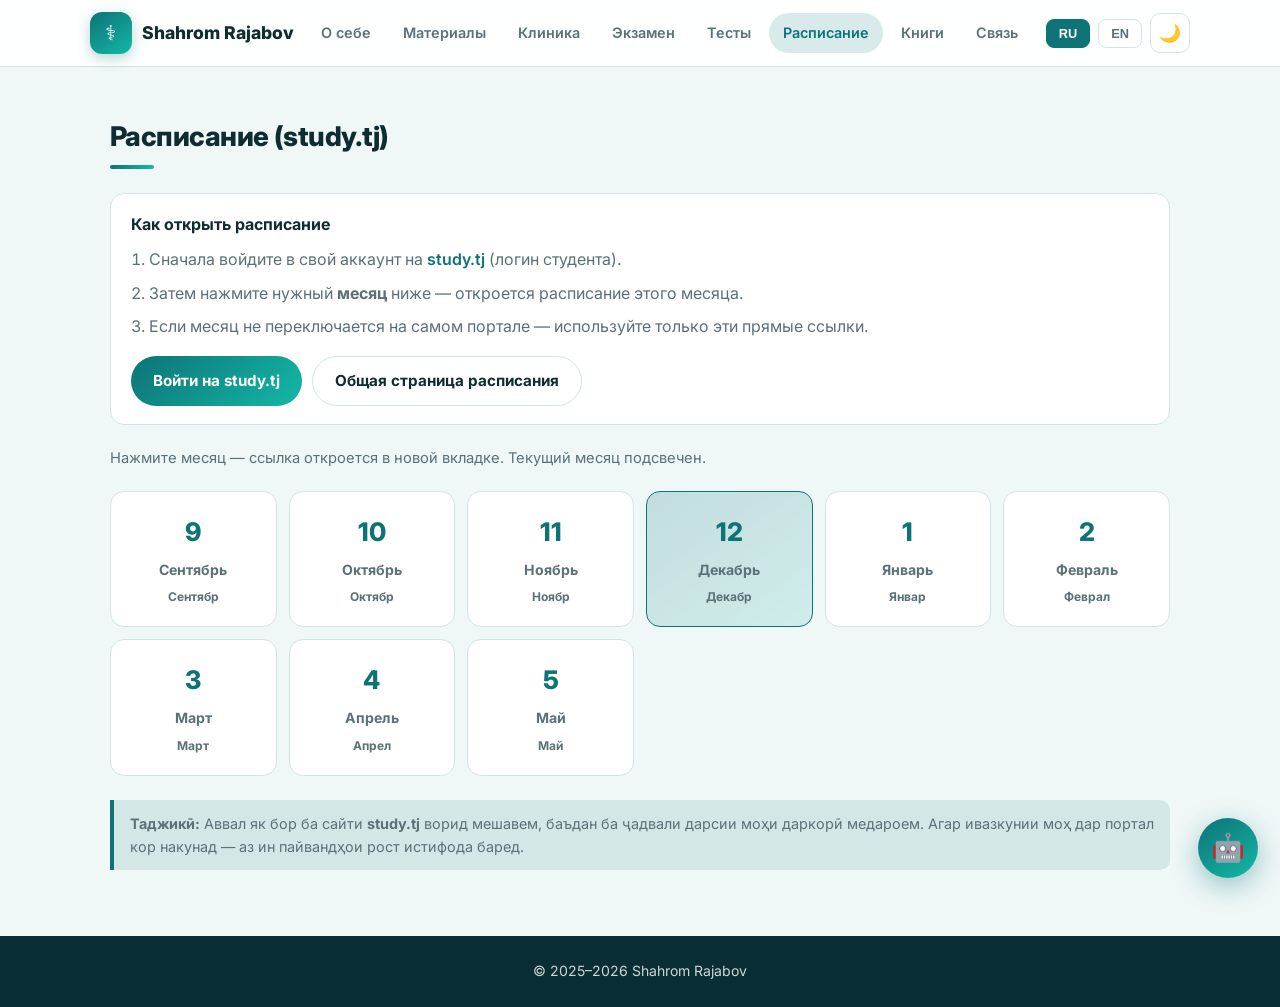
<file: schedule.html>
<!DOCTYPE html>
<html lang="ru">
<head>
  <meta charset="UTF-8">
  <meta name="viewport" content="width=device-width, initial-scale=1.0">
  <title>Расписание study.tj — Shahrom Rajabov</title>
  <style>@import url('https://fonts.googleapis.com/css2?family=Inter:wght@400;500;600;700;800&display=swap');

:root {
  --bg: #f0f7f7;
  --bg-card: #ffffff;
  --text: #0f2c32;
  --text-muted: #5a7178;
  --primary: #0d7377;
  --primary-hover: #0a5c5f;
  --accent: #14b8a6;
  --border: #d0e5e5;
  --header-bg: rgba(255,255,255,0.9);
  --shadow: 0 4px 24px rgba(13,115,119,0.08);
  --radius: 14px;
  --danger: #e11d48;
}

[data-theme="dark"] {
  --bg: #0b1a1d;
  --bg-card: #122529;
  --text: #e6f2f2;
  --text-muted: #8aa3a8;
  --primary: #2dd4bf;
  --primary-hover: #5eead4;
  --accent: #14b8a6;
  --border: #1e3a3f;
  --header-bg: rgba(11,26,29,0.92);
  --shadow: 0 4px 24px rgba(0,0,0,0.35);
}

* { margin: 0; padding: 0; box-sizing: border-box; }
html { scroll-behavior: smooth; }
body {
  font-family: 'Inter', system-ui, sans-serif;
  background: var(--bg);
  color: var(--text);
  line-height: 1.6;
  min-height: 100vh;
  display: flex;
  flex-direction: column;
  transition: background 0.25s, color 0.25s;
}
a { text-decoration: none; color: inherit; transition: 0.2s; }
.container { width: 100%; max-width: 1100px; margin: 0 auto; padding: 0 20px; }

/* Header */
.header {
  background: var(--header-bg);
  backdrop-filter: blur(14px);
  border-bottom: 1px solid var(--border);
  position: sticky;
  top: 0;
  z-index: 100;
}
.header-inner {
  display: flex;
  align-items: center;
  justify-content: space-between;
  padding: 12px 0;
  gap: 12px;
}
.logo {
  display: flex;
  align-items: center;
  gap: 10px;
  font-weight: 800;
  font-size: 1.1rem;
  color: var(--text);
}
.logo-icon {
  width: 42px; height: 42px;
  background: linear-gradient(145deg, var(--primary), var(--accent));
  border-radius: 12px;
  display: flex; align-items: center; justify-content: center;
  color: white; font-size: 1.3rem;
  box-shadow: 0 4px 14px rgba(13,115,119,0.3);
}
.nav { display: flex; gap: 4px; flex-wrap: wrap; }
.nav a {
  padding: 8px 14px;
  border-radius: 999px;
  font-weight: 600;
  font-size: 0.9rem;
  color: var(--text-muted);
}
.nav a:hover, .nav a.active {
  background: color-mix(in srgb, var(--primary) 15%, transparent);
  color: var(--primary);
}
.header-actions { display: flex; align-items: center; gap: 8px; }
.icon-btn {
  width: 40px; height: 40px;
  border-radius: 10px;
  border: 1px solid var(--border);
  background: var(--bg-card);
  color: var(--text);
  cursor: pointer;
  display: flex; align-items: center; justify-content: center;
  font-size: 1.1rem;
  transition: 0.2s;
}
.icon-btn:hover { border-color: var(--primary); color: var(--primary); }
.lang-btn {
  padding: 6px 12px;
  border-radius: 8px;
  border: 1px solid var(--border);
  background: var(--bg-card);
  color: var(--text-muted);
  font-weight: 700;
  font-size: 0.8rem;
  cursor: pointer;
}
.lang-btn.active { background: var(--primary); color: white; border-color: var(--primary); }
.burger { display: none; background: none; border: none; font-size: 1.5rem; cursor: pointer; color: var(--primary); }

/* Hero */
.hero {
  background: linear-gradient(145deg, #0a2e36 0%, #0d7377 50%, #14b8a6 100%);
  color: white;
  padding: 64px 0 56px;
  text-align: center;
  position: relative;
  overflow: hidden;
}
.hero h1 { font-size: 2.4rem; font-weight: 800; margin-bottom: 8px; letter-spacing: -0.03em; }
.hero .subtitle { font-size: 1.15rem; opacity: 0.95; font-weight: 500; }
.hero .tagline { font-size: 0.98rem; opacity: 0.8; max-width: 460px; margin: 12px auto 0; }

/* Sections */
.section { padding: 48px 0; }
.section-title {
  font-size: 1.7rem; font-weight: 800; color: var(--text);
  margin-bottom: 24px; letter-spacing: -0.02em;
  position: relative; padding-bottom: 10px;
}
.section-title::after {
  content: ''; position: absolute; left: 0; bottom: 0;
  width: 44px; height: 4px;
  background: linear-gradient(90deg, var(--primary), var(--accent));
  border-radius: 4px;
}

/* Cards */
.card {
  background: var(--bg-card);
  border-radius: var(--radius);
  padding: 24px;
  border: 1px solid var(--border);
  box-shadow: var(--shadow);
  height: 100%;
  transition: transform 0.2s, box-shadow 0.2s;
}
.card:hover { transform: translateY(-4px); box-shadow: 0 12px 32px rgba(13,115,119,0.12); }
.card h3 { color: var(--primary); margin-bottom: 8px; font-size: 1.15rem; font-weight: 700; }
.card p { color: var(--text-muted); font-size: 0.93rem; }
.grid-2 { display: grid; grid-template-columns: repeat(auto-fit, minmax(280px, 1fr)); gap: 20px; }
.grid-3 { display: grid; grid-template-columns: repeat(auto-fit, minmax(240px, 1fr)); gap: 18px; }

/* About */
.about-content { display: grid; grid-template-columns: 1fr 1.5fr; gap: 36px; align-items: start; }
.about-photo {
  background: linear-gradient(145deg, color-mix(in srgb, var(--primary) 20%, var(--bg)), color-mix(in srgb, var(--accent) 25%, var(--bg)));
  border-radius: var(--radius); aspect-ratio: 1;
  display: flex; align-items: center; justify-content: center;
  font-size: 5rem; border: 2px solid var(--border);
}
.about-text p { margin-bottom: 12px; color: var(--text-muted); }
.about-text strong { color: var(--text); }
.info-list { list-style: none; margin-top: 18px; background: var(--bg-card); border-radius: 12px; border: 1px solid var(--border); overflow: hidden; }
.info-list li { padding: 11px 16px; border-bottom: 1px solid var(--border); display: flex; gap: 12px; }
.info-list li:last-child { border-bottom: none; }
.info-list .label { font-weight: 700; color: var(--primary); min-width: 90px; font-size: 0.88rem; }

/* Material hero + book viewer */
.material-hero {
  background: linear-gradient(145deg, #0a2e36, #0d7377 60%, #14b8a6);
  color: white; padding: 28px; border-radius: var(--radius); margin-bottom: 24px;
}
.material-hero h3 { color: white; font-size: 1.35rem; font-weight: 800; margin-bottom: 8px; }
.material-hero p { opacity: 0.92; margin-bottom: 18px; max-width: 520px; }
.btn-read, .btn {
  display: inline-flex; align-items: center; gap: 8px;
  background: white; color: #0a2e36;
  padding: 12px 22px; border-radius: 999px;
  font-weight: 700; font-size: 0.95rem; border: none; cursor: pointer;
  transition: 0.2s; font-family: inherit;
}
.btn-read:hover, .btn:hover { transform: translateY(-2px); box-shadow: 0 8px 20px rgba(0,0,0,0.15); }
.btn-primary {
  background: linear-gradient(135deg, var(--primary), var(--accent));
  color: white;
}

/* Embedded book section */
.book-viewer {
  background: var(--bg-card);
  border: 1px solid var(--border);
  border-radius: var(--radius);
  overflow: hidden;
  margin-bottom: 28px;
  box-shadow: var(--shadow);
}
.book-viewer-header {
  display: flex; align-items: center; justify-content: space-between;
  padding: 12px 16px; background: var(--bg);
  border-bottom: 1px solid var(--border); font-weight: 700;
}
.book-frame {
  width: 100%; height: 70vh; min-height: 420px; border: none;
  background: #e8eef0;
}

/* Search & questions */
.search-box { margin-bottom: 16px; }
.search-box input {
  width: 100%; max-width: 480px; padding: 12px 16px;
  border: 1.5px solid var(--border); border-radius: 999px;
  font-size: 1rem; background: var(--bg-card); color: var(--text);
  font-family: inherit; transition: 0.2s;
}
.search-box input:focus { outline: none; border-color: var(--primary); box-shadow: 0 0 0 3px color-mix(in srgb, var(--primary) 20%, transparent); }
.stats { display: flex; gap: 16px; flex-wrap: wrap; margin-bottom: 14px; font-size: 0.88rem; color: var(--text-muted); }
.stats strong { color: var(--primary); }

.q-list { list-style: none; }
.q-item {
  background: var(--bg-card); border: 1px solid var(--border);
  border-radius: 12px; margin-bottom: 8px; overflow: hidden; transition: 0.15s;
}
.q-item:hover { box-shadow: var(--shadow); }
.q-header {
  display: flex; align-items: flex-start; gap: 12px;
  padding: 13px 15px; cursor: pointer; user-select: none;
}
.q-num {
  background: color-mix(in srgb, var(--primary) 15%, transparent);
  color: var(--primary); font-weight: 800; font-size: 0.78rem;
  min-width: 32px; height: 26px; border-radius: 8px;
  display: flex; align-items: center; justify-content: center; flex-shrink: 0;
}
.q-title { flex: 1; font-weight: 600; font-size: 0.94rem; line-height: 1.4; }
.q-toggle { color: var(--text-muted); font-size: 0.85rem; transition: 0.2s; }
.q-item.open .q-toggle { transform: rotate(180deg); }
.q-body {
  display: none; padding: 12px 16px 16px;
  border-top: 1px solid var(--border);
  max-height: 65vh; overflow-y: auto;
  font-size: 0.92rem; line-height: 1.55; background: color-mix(in srgb, var(--primary) 4%, var(--bg));
}
.q-item.open .q-body { display: block; }
.q-body p { margin-bottom: 8px; }
.q-body h4 { margin: 12px 0 6px; color: var(--primary); }

.note {
  background: color-mix(in srgb, var(--primary) 12%, transparent);
  border-left: 4px solid var(--primary);
  padding: 12px 16px; border-radius: 0 10px 10px 0;
  margin-bottom: 18px; font-size: 0.9rem; color: var(--text-muted);
}

.item-card { display: flex; gap: 14px; align-items: flex-start; }
.item-icon {
  width: 48px; height: 48px;
  background: color-mix(in srgb, var(--primary) 15%, transparent);
  border-radius: 12px; display: flex; align-items: center; justify-content: center;
  font-size: 1.4rem; flex-shrink: 0;
}
.badge {
  display: inline-block;
  background: color-mix(in srgb, var(--primary) 15%, transparent);
  color: var(--primary); font-size: 0.72rem; font-weight: 700;
  padding: 3px 10px; border-radius: 20px; margin-top: 6px;
}

/* Contact */
.contact-form {
  background: var(--bg-card); padding: 28px; border-radius: var(--radius);
  border: 1px solid var(--border); box-shadow: var(--shadow); max-width: 520px;
}
.form-group { margin-bottom: 16px; }
.form-group label { display: block; font-weight: 700; margin-bottom: 5px; font-size: 0.9rem; }
.form-group input, .form-group textarea {
  width: 100%; padding: 11px 14px; border: 1.5px solid var(--border);
  border-radius: 10px; font-size: 1rem; font-family: inherit;
  background: var(--bg); color: var(--text); transition: 0.2s;
}
.form-group input:focus, .form-group textarea:focus {
  outline: none; border-color: var(--primary);
}
.form-group textarea { min-height: 120px; resize: vertical; }

/* Footer */
.footer {
  background: #0a2e36; color: rgba(255,255,255,0.8);
  padding: 24px 0; margin-top: auto; text-align: center; font-size: 0.88rem;
}

/* AI Widget */
.ai-chat-btn {
  position: fixed; bottom: 22px; right: 22px;
  width: 60px; height: 60px; border-radius: 50%;
  background: linear-gradient(145deg, var(--primary), var(--accent));
  color: white; border: none;
  box-shadow: 0 8px 28px rgba(13,115,119,0.4);
  cursor: pointer; z-index: 1500;
  display: flex; align-items: center; justify-content: center;
  font-size: 1.7rem; transition: 0.2s;
}
.ai-chat-btn:hover { transform: scale(1.08); }
.ai-chat-btn.open { background: #64748b; }
.ai-chat-panel {
  position: fixed; bottom: 94px; right: 22px;
  width: 380px; max-width: calc(100vw - 24px);
  height: 520px; max-height: calc(100vh - 120px);
  background: var(--bg-card); border-radius: 16px;
  box-shadow: 0 16px 48px rgba(0,0,0,0.2);
  z-index: 1499; display: none; flex-direction: column;
  overflow: hidden; border: 1px solid var(--border);
}
.ai-chat-panel.open { display: flex; }
.ai-chat-header {
  background: linear-gradient(145deg, #0a2e36, var(--primary));
  color: white; padding: 13px 15px;
  display: flex; align-items: center; justify-content: space-between;
  font-weight: 700;
}
.ai-chat-header button {
  background: rgba(255,255,255,0.18); border: none; color: white;
  width: 32px; height: 32px; border-radius: 8px; cursor: pointer; font-size: 1.1rem;
}
.ai-chat-body { flex: 1; overflow-y: auto; padding: 14px; background: var(--bg); }
.ai-chat-disclaimer {
  padding: 8px 12px; font-size: 0.7rem; color: var(--text-muted);
  background: var(--bg-card); border-top: 1px solid var(--border); text-align: center;
}

/* PDF Modal */
.pdf-modal {
  display: none; position: fixed; inset: 0;
  background: rgba(10,46,54,0.8); z-index: 2000;
  align-items: center; justify-content: center; padding: 12px;
  backdrop-filter: blur(6px);
}
.pdf-modal.open { display: flex; }
.pdf-modal-inner {
  background: var(--bg-card); width: 100%; max-width: 980px;
  height: 92vh; border-radius: 14px; overflow: hidden;
  display: flex; flex-direction: column;
  box-shadow: 0 24px 60px rgba(0,0,0,0.35);
}
.pdf-modal-header {
  display: flex; align-items: center; justify-content: space-between;
  padding: 11px 16px; background: #0a2e36; color: white; font-weight: 700;
}
.pdf-modal-header button {
  background: rgba(255,255,255,0.15); border: none; color: white;
  width: 34px; height: 34px; border-radius: 8px; cursor: pointer; font-size: 1.15rem;
}
.pdf-modal-body { flex: 1; background: #e8eef0; }
.pdf-modal-body iframe { width: 100%; height: 100%; border: none; }

@media (max-width: 768px) {
  .burger { display: block; }
  .nav {
    display: none; position: absolute; top: 100%; left: 0; right: 0;
    background: var(--bg-card); flex-direction: column; padding: 12px;
    box-shadow: var(--shadow); border-top: 1px solid var(--border);
  }
  .nav.open { display: flex; }
  .nav a { padding: 12px 14px; border-radius: 10px; }
  .hero h1 { font-size: 1.85rem; }
  .about-content { grid-template-columns: 1fr; }
  .about-photo { max-width: 180px; margin: 0 auto; }
  .ai-chat-panel { right: 10px; left: 10px; width: auto; bottom: 88px; }
  .ai-chat-btn { right: 14px; bottom: 14px; }
  .book-frame { height: 55vh; }
}


.schedule-grid {
  display: grid;
  grid-template-columns: repeat(auto-fill, minmax(150px, 1fr));
  gap: 12px;
  margin: 20px 0;
}
.month-btn {
  display: flex;
  flex-direction: column;
  align-items: center;
  justify-content: center;
  gap: 6px;
  padding: 20px 12px;
  background: var(--bg-card);
  border: 1.5px solid var(--border);
  border-radius: 14px;
  font-weight: 700;
  font-size: 1rem;
  color: var(--text);
  cursor: pointer;
  transition: 0.2s;
  text-decoration: none;
  text-align: center;
  min-height: 90px;
}
.month-btn:hover {
  border-color: var(--primary);
  background: color-mix(in srgb, var(--primary) 12%, transparent);
  transform: translateY(-3px);
  box-shadow: var(--shadow);
}
.month-btn .num {
  font-size: 1.6rem;
  color: var(--primary);
  font-weight: 800;
}
.month-btn .name { font-size: 0.88rem; color: var(--text-muted); }
.month-btn.current {
  border-color: var(--primary);
  background: linear-gradient(145deg, color-mix(in srgb, var(--primary) 20%, transparent), color-mix(in srgb, var(--accent) 15%, transparent));
}
.steps {
  background: var(--bg-card);
  border: 1px solid var(--border);
  border-radius: 14px;
  padding: 18px 20px;
  margin-bottom: 22px;
}
.steps ol { margin: 10px 0 0 18px; color: var(--text-muted); }
.steps li { margin-bottom: 8px; }
.quick-row {
  display: flex; flex-wrap: wrap; gap: 10px; margin-top: 16px;
}

  </style>
</head>
<body>
  <header class="header">
    <div class="container header-inner">
      <a href="index.html" class="logo"><div class="logo-icon">⚕</div><span>Shahrom Rajabov</span></a>
      <button class="burger" id="burger">☰</button>
      <nav class="nav" id="nav">
        <a href="index.html">О себе</a>
        <a href="materials.html">Материалы</a>
        <a href="clinical.html">Клиника</a>
        <a href="exam.html">Экзамен</a>
        <a href="tests.html">Тесты</a>
        <a href="schedule.html" class="active">Расписание</a>
        <a href="books.html">Книги</a>
        <a href="contact.html">Связь</a>
      </nav>
      <div class="header-actions">
        <button class="lang-btn active" data-lang="ru">RU</button>
        <button class="lang-btn" data-lang="en">EN</button>
        <button class="icon-btn" id="themeBtn">🌙</button>
      </div>
    </div>
  </header>

  <section class="section">
    <div class="container">
      <h2 class="section-title">Расписание (study.tj)</h2>

      <div class="steps">
        <strong>Как открыть расписание</strong>
        <ol>
          <li>Сначала войдите в свой аккаунт на <a href="https://study.tj/" target="_blank" rel="noopener" style="color:var(--primary);font-weight:600">study.tj</a> (логин студента).</li>
          <li>Затем нажмите нужный <b>месяц</b> ниже — откроется расписание этого месяца.</li>
          <li>Если месяц не переключается на самом портале — используйте только эти прямые ссылки.</li>
        </ol>
        <div class="quick-row">
          <a class="btn btn-primary" href="https://study.tj/" target="_blank" rel="noopener">Войти на study.tj</a>
          <a class="btn" href="https://study.tj/modules/schedule/" target="_blank" rel="noopener" style="border:1.5px solid var(--border);background:var(--bg-card);color:var(--text)">Общая страница расписания</a>
        </div>
      </div>

      <p style="color:var(--text-muted);margin-bottom:12px;font-size:0.92rem;">
        Нажмите месяц — ссылка откроется в новой вкладке. Текущий месяц подсвечен.
      </p>

      <div class="schedule-grid" id="monthGrid"></div>

      <div class="note" style="margin-top:24px">
        <b>Таджикӣ:</b> Аввал як бор ба сайти <b>study.tj</b> ворид мешавем, баъдан ба ҷадвали дарсии моҳи даркорӣ медароем.
        Агар ивазкунии моҳ дар портал кор накунад — аз ин пайвандҳои рост истифода баред.
      </div>
    </div>
  </section>

  <footer class="footer"><div class="container"><p>© 2025–2026 Shahrom Rajabov</p></div></footer>
  <script>// Theme + Language + AI + PDF
const i18n = {
  ru: {
    about: "О себе", materials: "Материалы", books: "Книги", contact: "Обратная связь",
    heroTitle: "Раджабов Шахром", heroSub: "Студент • Будущий врач",
    heroTag: "Путь в медицину начинается с знаний, дисциплины и желания помогать людям",
    aboutTitle: "О себе",
    aboutP1: "Здравствуйте! Меня зовут Раджабов Шахром. Я студент медицинского университета, который стремится стать квалифицированным и внимательным врачом.",
    aboutP2: "Медицина для меня — это не просто профессия, а призвание. Я верю, что хороший врач должен сочетать глубокие знания, эмпатию и постоянное стремление к развитию.",
    status: "Статус", statusVal: "Студент медицинского вуза",
    goal: "Цель", goalVal: "Стать практикующим врачом",
    interests: "Интересы", interestsVal: "Клиническая медицина, анатомия, терапия",
    matTitle: "Материалы для экзамена",
    matHero: "Детская хирургия — вопросы 1–182",
    matDesc: "Основной учебный материал. Читайте учебник прямо на сайте и ищите ответы по вопросам.",
    openBook: "Открыть учебник",
    searchPh: "Поиск по вопросам (атрезия, травма, пилоростеноз...)",
    totalQ: "Всего вопросов",
    booksTitle: "Рекомендуемые книги",
    contactTitle: "Обратная связь",
    send: "Отправить",
    aiTitle: "ИИ-помощник",
    aiLocal: "Поиск по материалам сайта",
    aiWeb: "Спросить общий медицинский ИИ",
    aiHint: "Введите тему или вопрос — найду в материалах. Для других медицинских вопросов откройте ChatGPT / Perplexity."
  },
  en: {
    about: "About", materials: "Materials", books: "Books", contact: "Contact",
    heroTitle: "Shahrom Rajabov", heroSub: "Student • Future Doctor",
    heroTag: "The path to medicine begins with knowledge, discipline and the desire to help people",
    aboutTitle: "About me",
    aboutP1: "Hello! My name is Shahrom Rajabov. I am a medical university student who strives to become a qualified and attentive doctor.",
    aboutP2: "Medicine for me is not just a profession, but a calling. I believe a good doctor must combine deep knowledge, empathy and continuous development.",
    status: "Status", statusVal: "Medical university student",
    goal: "Goal", goalVal: "Become a practicing physician",
    interests: "Interests", interestsVal: "Clinical medicine, anatomy, therapy",
    matTitle: "Exam materials",
    matHero: "Pediatric Surgery — questions 1–182",
    matDesc: "Main study material. Read the textbook on the site and search answers by question.",
    openBook: "Open textbook",
    searchPh: "Search questions (atresia, trauma, pyloric stenosis...)",
    totalQ: "Total questions",
    booksTitle: "Recommended books",
    contactTitle: "Feedback",
    send: "Send",
    aiTitle: "AI Assistant",
    aiLocal: "Search site materials",
    aiWeb: "Ask general medical AI",
    aiHint: "Enter a topic — I will search the materials. For other medical questions open ChatGPT / Perplexity."
  }
};

let currentLang = localStorage.getItem('lang') || 'ru';
let currentTheme = localStorage.getItem('theme') || 'light';

document.addEventListener('DOMContentLoaded', () => {
  document.documentElement.setAttribute('data-theme', currentTheme);
  applyLang(currentLang);
  initBurger();
  initThemeBtn();
  initLangBtn();
  initAIChat();
  initPdfButtons();
});

function applyLang(lang) {
  currentLang = lang;
  localStorage.setItem('lang', lang);
  document.documentElement.lang = lang;
  document.querySelectorAll('[data-i18n]').forEach(el => {
    const key = el.getAttribute('data-i18n');
    if (i18n[lang][key]) el.textContent = i18n[lang][key];
  });
  document.querySelectorAll('[data-i18n-placeholder]').forEach(el => {
    const key = el.getAttribute('data-i18n-placeholder');
    if (i18n[lang][key]) el.placeholder = i18n[lang][key];
  });
  document.querySelectorAll('.lang-btn').forEach(b => {
    b.classList.toggle('active', b.dataset.lang === lang);
  });
}

function initThemeBtn() {
  const btn = document.getElementById('themeBtn');
  if (!btn) return;
  btn.textContent = currentTheme === 'dark' ? '☀️' : '🌙';
  btn.addEventListener('click', () => {
    currentTheme = currentTheme === 'dark' ? 'light' : 'dark';
    localStorage.setItem('theme', currentTheme);
    document.documentElement.setAttribute('data-theme', currentTheme);
    btn.textContent = currentTheme === 'dark' ? '☀️' : '🌙';
  });
}

function initLangBtn() {
  document.querySelectorAll('.lang-btn').forEach(btn => {
    btn.addEventListener('click', () => applyLang(btn.dataset.lang));
  });
}

function initBurger() {
  const burger = document.getElementById('burger');
  const nav = document.getElementById('nav');
  if (!burger || !nav) return;
  burger.addEventListener('click', () => {
    nav.classList.toggle('open');
    burger.textContent = nav.classList.contains('open') ? '✕' : '☰';
  });
  nav.querySelectorAll('a').forEach(a => a.addEventListener('click', () => {
    nav.classList.remove('open'); burger.textContent = '☰';
  }));
}

function initPdfButtons() {
  document.querySelectorAll('[data-open-pdf]').forEach(btn => {
    btn.addEventListener('click', e => {
      e.preventDefault();
      openPdfViewer(btn.getAttribute('data-open-pdf'));
    });
  });
}

function openPdfViewer(url) {
  let modal = document.getElementById('pdfModal');
  if (!modal) {
    modal = document.createElement('div');
    modal.id = 'pdfModal';
    modal.className = 'pdf-modal';
    modal.innerHTML = `
      <div class="pdf-modal-inner">
        <div class="pdf-modal-header">
          <span>Pediatric Surgery / Детская хирургия</span>
          <button id="pdfModalClose">✕</button>
        </div>
        <div class="pdf-modal-body"><iframe id="pdfFrame" src="" title="PDF"></iframe></div>
      </div>`;
    document.body.appendChild(modal);
    document.getElementById('pdfModalClose').onclick = () => {
      modal.classList.remove('open');
      document.getElementById('pdfFrame').src = '';
    };
    modal.onclick = e => { if (e.target === modal) { modal.classList.remove('open'); document.getElementById('pdfFrame').src = ''; } };
  }
  document.getElementById('pdfFrame').src = url + '#toolbar=1';
  modal.classList.add('open');
}

function initAIChat() {
  if (document.getElementById('aiChatBtn')) return;
  const btn = document.createElement('button');
  btn.className = 'ai-chat-btn'; btn.id = 'aiChatBtn'; btn.innerHTML = '🤖';
  document.body.appendChild(btn);

  const panel = document.createElement('div');
  panel.className = 'ai-chat-panel'; panel.id = 'aiChatPanel';
  panel.innerHTML = `
    <div class="ai-chat-header">
      <span data-i18n="aiTitle">ИИ-помощник</span>
      <button id="aiChatClose">✕</button>
    </div>
    <div class="ai-chat-body">
      <p style="font-weight:600;margin-bottom:10px;" data-i18n="aiLocal">Поиск по материалам сайта</p>
      <input id="aiInput" type="text" data-i18n-placeholder="searchPh" placeholder="атрезия, травма..."
        style="width:100%;padding:11px 14px;border:1.5px solid var(--border);border-radius:10px;background:var(--bg-card);color:var(--text);margin-bottom:10px;font-size:0.95rem;">
      <button id="aiSearchBtn" class="btn btn-primary" style="width:100%;justify-content:center;margin-bottom:14px;">Найти</button>
      <div id="aiResults" style="font-size:0.9rem;"></div>
      <div style="margin-top:16px;padding-top:14px;border-top:1px solid var(--border);">
        <p style="font-size:0.85rem;color:var(--text-muted);margin-bottom:10px;" data-i18n="aiWeb">Спросить общий медицинский ИИ</p>
        <a href="https://chatgpt.com/" target="_blank" rel="noopener" class="btn btn-primary" style="width:100%;justify-content:center;background:#10a37f;margin-bottom:8px;">ChatGPT</a>
        <a href="https://www.perplexity.ai/" target="_blank" rel="noopener" class="btn" style="width:100%;justify-content:center;background:var(--bg-card);border:1px solid var(--border);color:var(--text);">Perplexity (с источниками)</a>
      </div>
      <p style="font-size:0.78rem;color:var(--text-muted);margin-top:12px;" data-i18n="aiHint"></p>
    </div>
    <div class="ai-chat-disclaimer">Не заменяет врача и учебник. Проверяйте важную информацию.</div>
  `;
  document.body.appendChild(panel);

  btn.onclick = () => {
    const open = panel.classList.toggle('open');
    btn.classList.toggle('open', open);
    btn.innerHTML = open ? '✕' : '🤖';
  };
  document.getElementById('aiChatClose').onclick = () => {
    panel.classList.remove('open'); btn.classList.remove('open'); btn.innerHTML = '🤖';
  };

  const doSearch = () => {
    const q = (document.getElementById('aiInput').value || '').toLowerCase().trim();
    const results = document.getElementById('aiResults');
    if (!q) { results.innerHTML = '<p style="color:var(--text-muted)">Введите запрос</p>'; return; }
    if (typeof fullQuestions === 'undefined') {
      results.innerHTML = '<p>Откройте страницу «Материалы» для поиска по 182 вопросам.</p>';
      return;
    }
    const found = fullQuestions.filter(i =>
      i.t.toLowerCase().includes(q) || (i.a && i.a.toLowerCase().includes(q))
    ).slice(0, 6);
    if (!found.length) {
      results.innerHTML = '<p>В материалах не найдено. Попробуйте ChatGPT или Perplexity ниже.</p>';
      return;
    }
    results.innerHTML = found.map(i => `
      <div style="background:var(--bg-card);border:1px solid var(--border);border-radius:10px;padding:10px;margin-bottom:8px;">
        <div style="font-weight:700;color:var(--primary);margin-bottom:4px;">№${i.n}. ${i.t}</div>
        <div style="font-size:0.82rem;color:var(--text-muted);max-height:60px;overflow:hidden;">${(i.a||'').replace(/<[^>]+>/g,'').slice(0,160)}...</div>
      </div>`).join('');
  };
  document.getElementById('aiSearchBtn').onclick = doSearch;
  document.getElementById('aiInput').addEventListener('keydown', e => { if (e.key === 'Enter') doSearch(); });
  applyLang(currentLang);
}
</script>
  <script>
  const MONTHS = [
    { m: 9,  ru: 'Сентябрь', tj: 'Сентябр', en: 'September' },
    { m: 10, ru: 'Октябрь',  tj: 'Октябр',  en: 'October' },
    { m: 11, ru: 'Ноябрь',   tj: 'Ноябр',   en: 'November' },
    { m: 12, ru: 'Декабрь',  tj: 'Декабр',  en: 'December' },
    { m: 1,  ru: 'Январь',   tj: 'Январ',   en: 'January' },
    { m: 2,  ru: 'Февраль',  tj: 'Феврал',  en: 'February' },
    { m: 3,  ru: 'Март',     tj: 'Март',    en: 'March' },
    { m: 4,  ru: 'Апрель',   tj: 'Апрел',   en: 'April' },
    { m: 5,  ru: 'Май',      tj: 'Май',     en: 'May' }
  ];

  const now = new Date();
  const curMonth = now.getMonth() + 1; // 1-12

  const grid = document.getElementById('monthGrid');
  grid.innerHTML = MONTHS.map(({ m, ru, tj }) => {
    const isCurrent = m === curMonth;
    const url = 'https://study.tj/modules/schedule/?month=' + m;
    return `<a class="month-btn${isCurrent ? ' current' : ''}" href="${url}" target="_blank" rel="noopener">
      <span class="num">${m}</span>
      <span class="name">${ru}</span>
      <span class="name" style="font-size:0.75rem">${tj}</span>
    </a>`;
  }).join('');
  </script>
</body>
</html>
</file>
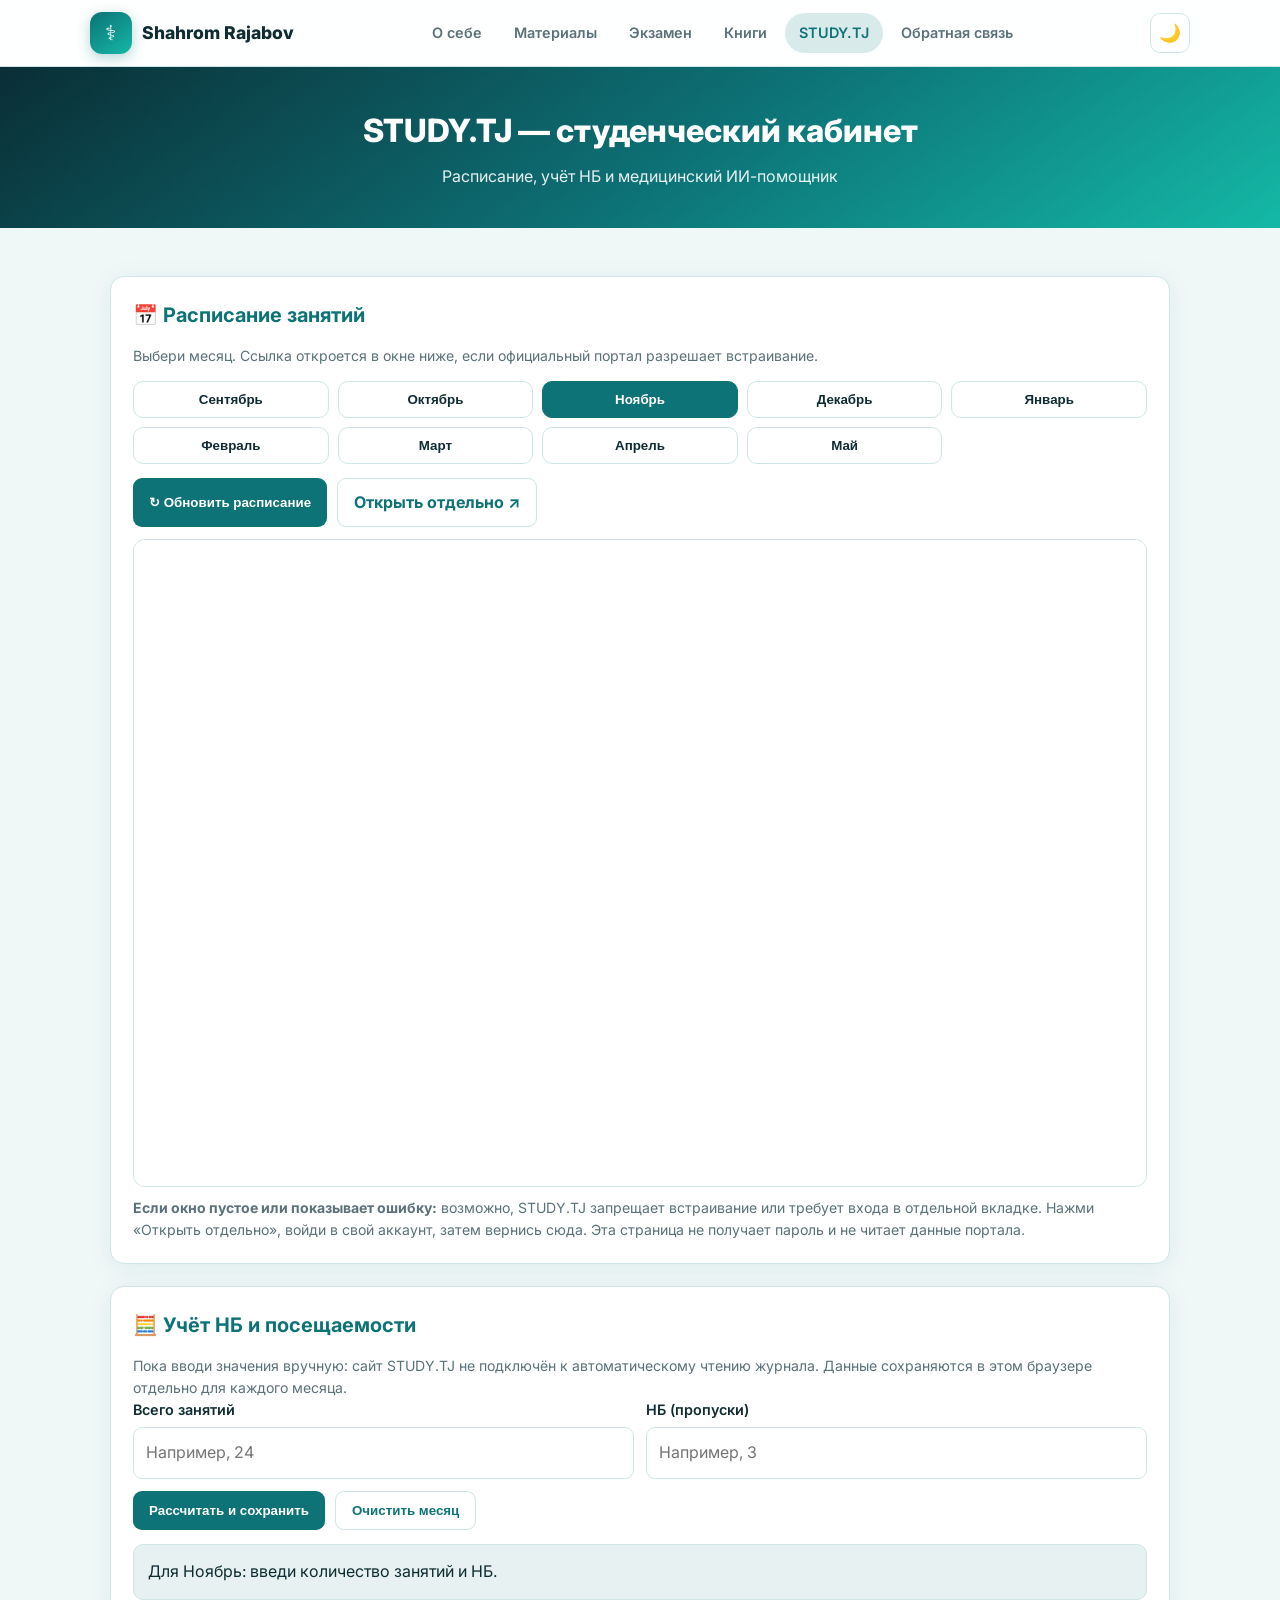
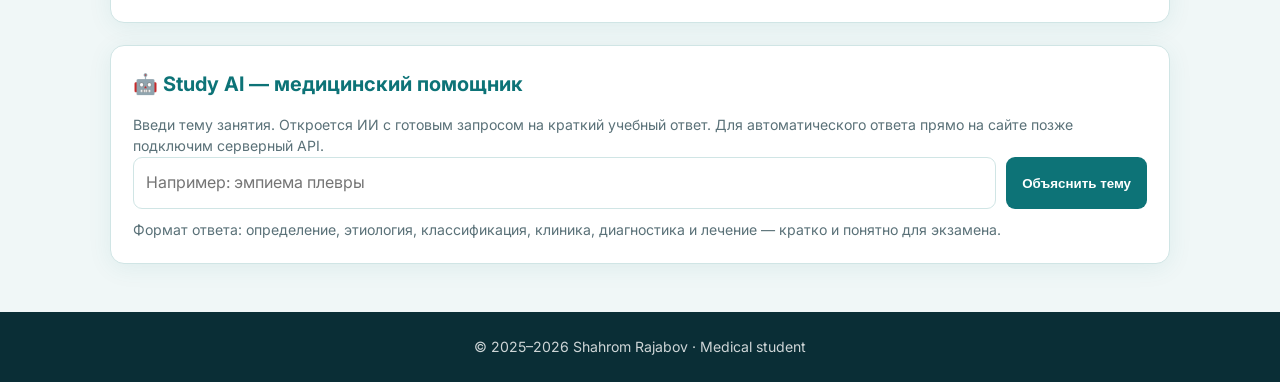
<file: study.html>
<!DOCTYPE html>
<html lang="ru">
<head><meta charset="UTF-8"><meta name="viewport" content="width=device-width, initial-scale=1.0"><meta name="description" content="Личный помощник для работы с расписанием STUDY.TJ"><title>STUDY.TJ — Shahrom Rajabov</title><style>@import url('https://fonts.googleapis.com/css2?family=Inter:wght@400;500;600;700;800&display=swap');

:root {
  --bg: #f0f7f7;
  --bg-card: #ffffff;
  --text: #0f2c32;
  --text-muted: #5a7178;
  --primary: #0d7377;
  --primary-hover: #0a5c5f;
  --accent: #14b8a6;
  --border: #d0e5e5;
  --header-bg: rgba(255,255,255,0.9);
  --shadow: 0 4px 24px rgba(13,115,119,0.08);
  --radius: 14px;
  --danger: #e11d48;
}

[data-theme="dark"] {
  --bg: #0b1a1d;
  --bg-card: #122529;
  --text: #e6f2f2;
  --text-muted: #8aa3a8;
  --primary: #2dd4bf;
  --primary-hover: #5eead4;
  --accent: #14b8a6;
  --border: #1e3a3f;
  --header-bg: rgba(11,26,29,0.92);
  --shadow: 0 4px 24px rgba(0,0,0,0.35);
}

* { margin: 0; padding: 0; box-sizing: border-box; }
html { scroll-behavior: smooth; }
body {
  font-family: 'Inter', system-ui, sans-serif;
  background: var(--bg);
  color: var(--text);
  line-height: 1.6;
  min-height: 100vh;
  display: flex;
  flex-direction: column;
  transition: background 0.25s, color 0.25s;
}
a { text-decoration: none; color: inherit; transition: 0.2s; }
.container { width: 100%; max-width: 1100px; margin: 0 auto; padding: 0 20px; }

/* Header */
.header {
  background: var(--header-bg);
  backdrop-filter: blur(14px);
  border-bottom: 1px solid var(--border);
  position: sticky;
  top: 0;
  z-index: 100;
}
.header-inner {
  display: flex;
  align-items: center;
  justify-content: space-between;
  padding: 12px 0;
  gap: 12px;
}
.logo {
  display: flex;
  align-items: center;
  gap: 10px;
  font-weight: 800;
  font-size: 1.1rem;
  color: var(--text);
}
.logo-icon {
  width: 42px; height: 42px;
  background: linear-gradient(145deg, var(--primary), var(--accent));
  border-radius: 12px;
  display: flex; align-items: center; justify-content: center;
  color: white; font-size: 1.3rem;
  box-shadow: 0 4px 14px rgba(13,115,119,0.3);
}
.nav { display: flex; gap: 4px; flex-wrap: wrap; }
.nav a {
  padding: 8px 14px;
  border-radius: 999px;
  font-weight: 600;
  font-size: 0.9rem;
  color: var(--text-muted);
}
.nav a:hover, .nav a.active {
  background: color-mix(in srgb, var(--primary) 15%, transparent);
  color: var(--primary);
}
.header-actions { display: flex; align-items: center; gap: 8px; }
.icon-btn {
  width: 40px; height: 40px;
  border-radius: 10px;
  border: 1px solid var(--border);
  background: var(--bg-card);
  color: var(--text);
  cursor: pointer;
  display: flex; align-items: center; justify-content: center;
  font-size: 1.1rem;
  transition: 0.2s;
}
.icon-btn:hover { border-color: var(--primary); color: var(--primary); }
.lang-btn {
  padding: 6px 12px;
  border-radius: 8px;
  border: 1px solid var(--border);
  background: var(--bg-card);
  color: var(--text-muted);
  font-weight: 700;
  font-size: 0.8rem;
  cursor: pointer;
}
.lang-btn.active { background: var(--primary); color: white; border-color: var(--primary); }
.burger { display: none; background: none; border: none; font-size: 1.5rem; cursor: pointer; color: var(--primary); }

/* Hero */
.hero {
  background: linear-gradient(145deg, #0a2e36 0%, #0d7377 50%, #14b8a6 100%);
  color: white;
  padding: 64px 0 56px;
  text-align: center;
  position: relative;
  overflow: hidden;
}
.hero h1 { font-size: 2.4rem; font-weight: 800; margin-bottom: 8px; letter-spacing: -0.03em; }
.hero .subtitle { font-size: 1.15rem; opacity: 0.95; font-weight: 500; }
.hero .tagline { font-size: 0.98rem; opacity: 0.8; max-width: 460px; margin: 12px auto 0; }

/* Sections */
.section { padding: 48px 0; }
.section-title {
  font-size: 1.7rem; font-weight: 800; color: var(--text);
  margin-bottom: 24px; letter-spacing: -0.02em;
  position: relative; padding-bottom: 10px;
}
.section-title::after {
  content: ''; position: absolute; left: 0; bottom: 0;
  width: 44px; height: 4px;
  background: linear-gradient(90deg, var(--primary), var(--accent));
  border-radius: 4px;
}

/* Cards */
.card {
  background: var(--bg-card);
  border-radius: var(--radius);
  padding: 24px;
  border: 1px solid var(--border);
  box-shadow: var(--shadow);
  height: 100%;
  transition: transform 0.2s, box-shadow 0.2s;
}
.card:hover { transform: translateY(-4px); box-shadow: 0 12px 32px rgba(13,115,119,0.12); }
.card h3 { color: var(--primary); margin-bottom: 8px; font-size: 1.15rem; font-weight: 700; }
.card p { color: var(--text-muted); font-size: 0.93rem; }
.grid-2 { display: grid; grid-template-columns: repeat(auto-fit, minmax(280px, 1fr)); gap: 20px; }
.grid-3 { display: grid; grid-template-columns: repeat(auto-fit, minmax(240px, 1fr)); gap: 18px; }

/* About */
.about-content { display: grid; grid-template-columns: 1fr 1.5fr; gap: 36px; align-items: start; }
.about-photo {
  background: linear-gradient(145deg, color-mix(in srgb, var(--primary) 20%, var(--bg)), color-mix(in srgb, var(--accent) 25%, var(--bg)));
  border-radius: var(--radius); aspect-ratio: 1;
  display: flex; align-items: center; justify-content: center;
  font-size: 5rem; border: 2px solid var(--border);
}
.about-text p { margin-bottom: 12px; color: var(--text-muted); }
.about-text strong { color: var(--text); }
.info-list { list-style: none; margin-top: 18px; background: var(--bg-card); border-radius: 12px; border: 1px solid var(--border); overflow: hidden; }
.info-list li { padding: 11px 16px; border-bottom: 1px solid var(--border); display: flex; gap: 12px; }
.info-list li:last-child { border-bottom: none; }
.info-list .label { font-weight: 700; color: var(--primary); min-width: 90px; font-size: 0.88rem; }

/* Material hero + book viewer */
.material-hero {
  background: linear-gradient(145deg, #0a2e36, #0d7377 60%, #14b8a6);
  color: white; padding: 28px; border-radius: var(--radius); margin-bottom: 24px;
}
.material-hero h3 { color: white; font-size: 1.35rem; font-weight: 800; margin-bottom: 8px; }
.material-hero p { opacity: 0.92; margin-bottom: 18px; max-width: 520px; }
.btn-read, .btn {
  display: inline-flex; align-items: center; gap: 8px;
  background: white; color: #0a2e36;
  padding: 12px 22px; border-radius: 999px;
  font-weight: 700; font-size: 0.95rem; border: none; cursor: pointer;
  transition: 0.2s; font-family: inherit;
}
.btn-read:hover, .btn:hover { transform: translateY(-2px); box-shadow: 0 8px 20px rgba(0,0,0,0.15); }
.btn-primary {
  background: linear-gradient(135deg, var(--primary), var(--accent));
  color: white;
}

/* Embedded book section */
.book-viewer {
  background: var(--bg-card);
  border: 1px solid var(--border);
  border-radius: var(--radius);
  overflow: hidden;
  margin-bottom: 28px;
  box-shadow: var(--shadow);
}
.book-viewer-header {
  display: flex; align-items: center; justify-content: space-between;
  padding: 12px 16px; background: var(--bg);
  border-bottom: 1px solid var(--border); font-weight: 700;
}
.book-frame {
  width: 100%; height: 70vh; min-height: 420px; border: none;
  background: #e8eef0;
}

/* Search & questions */
.search-box { margin-bottom: 16px; }
.search-box input {
  width: 100%; max-width: 480px; padding: 12px 16px;
  border: 1.5px solid var(--border); border-radius: 999px;
  font-size: 1rem; background: var(--bg-card); color: var(--text);
  font-family: inherit; transition: 0.2s;
}
.search-box input:focus { outline: none; border-color: var(--primary); box-shadow: 0 0 0 3px color-mix(in srgb, var(--primary) 20%, transparent); }
.stats { display: flex; gap: 16px; flex-wrap: wrap; margin-bottom: 14px; font-size: 0.88rem; color: var(--text-muted); }
.stats strong { color: var(--primary); }

.q-list { list-style: none; }
.q-item {
  background: var(--bg-card); border: 1px solid var(--border);
  border-radius: 12px; margin-bottom: 8px; overflow: hidden; transition: 0.15s;
}
.q-item:hover { box-shadow: var(--shadow); }
.q-header {
  display: flex; align-items: flex-start; gap: 12px;
  padding: 13px 15px; cursor: pointer; user-select: none;
}
.q-num {
  background: color-mix(in srgb, var(--primary) 15%, transparent);
  color: var(--primary); font-weight: 800; font-size: 0.78rem;
  min-width: 32px; height: 26px; border-radius: 8px;
  display: flex; align-items: center; justify-content: center; flex-shrink: 0;
}
.q-title { flex: 1; font-weight: 600; font-size: 0.94rem; line-height: 1.4; }
.q-toggle { color: var(--text-muted); font-size: 0.85rem; transition: 0.2s; }
.q-item.open .q-toggle { transform: rotate(180deg); }
.q-body {
  display: none; padding: 12px 16px 16px;
  border-top: 1px solid var(--border);
  max-height: 65vh; overflow-y: auto;
  font-size: 0.92rem; line-height: 1.55; background: color-mix(in srgb, var(--primary) 4%, var(--bg));
}
.q-item.open .q-body { display: block; }
.q-body p { margin-bottom: 8px; }
.q-body h4 { margin: 12px 0 6px; color: var(--primary); }

.note {
  background: color-mix(in srgb, var(--primary) 12%, transparent);
  border-left: 4px solid var(--primary);
  padding: 12px 16px; border-radius: 0 10px 10px 0;
  margin-bottom: 18px; font-size: 0.9rem; color: var(--text-muted);
}

.item-card { display: flex; gap: 14px; align-items: flex-start; }
.item-icon {
  width: 48px; height: 48px;
  background: color-mix(in srgb, var(--primary) 15%, transparent);
  border-radius: 12px; display: flex; align-items: center; justify-content: center;
  font-size: 1.4rem; flex-shrink: 0;
}
.badge {
  display: inline-block;
  background: color-mix(in srgb, var(--primary) 15%, transparent);
  color: var(--primary); font-size: 0.72rem; font-weight: 700;
  padding: 3px 10px; border-radius: 20px; margin-top: 6px;
}

/* Contact */
.contact-form {
  background: var(--bg-card); padding: 28px; border-radius: var(--radius);
  border: 1px solid var(--border); box-shadow: var(--shadow); max-width: 520px;
}
.form-group { margin-bottom: 16px; }
.form-group label { display: block; font-weight: 700; margin-bottom: 5px; font-size: 0.9rem; }
.form-group input, .form-group textarea {
  width: 100%; padding: 11px 14px; border: 1.5px solid var(--border);
  border-radius: 10px; font-size: 1rem; font-family: inherit;
  background: var(--bg); color: var(--text); transition: 0.2s;
}
.form-group input:focus, .form-group textarea:focus {
  outline: none; border-color: var(--primary);
}
.form-group textarea { min-height: 120px; resize: vertical; }

/* Footer */
.footer {
  background: #0a2e36; color: rgba(255,255,255,0.8);
  padding: 24px 0; margin-top: auto; text-align: center; font-size: 0.88rem;
}

/* AI Widget */
.ai-chat-btn {
  position: fixed; bottom: 22px; right: 22px;
  width: 60px; height: 60px; border-radius: 50%;
  background: linear-gradient(145deg, var(--primary), var(--accent));
  color: white; border: none;
  box-shadow: 0 8px 28px rgba(13,115,119,0.4);
  cursor: pointer; z-index: 1500;
  display: flex; align-items: center; justify-content: center;
  font-size: 1.7rem; transition: 0.2s;
}
.ai-chat-btn:hover { transform: scale(1.08); }
.ai-chat-btn.open { background: #64748b; }
.ai-chat-panel {
  position: fixed; bottom: 94px; right: 22px;
  width: 380px; max-width: calc(100vw - 24px);
  height: 520px; max-height: calc(100vh - 120px);
  background: var(--bg-card); border-radius: 16px;
  box-shadow: 0 16px 48px rgba(0,0,0,0.2);
  z-index: 1499; display: none; flex-direction: column;
  overflow: hidden; border: 1px solid var(--border);
}
.ai-chat-panel.open { display: flex; }
.ai-chat-header {
  background: linear-gradient(145deg, #0a2e36, var(--primary));
  color: white; padding: 13px 15px;
  display: flex; align-items: center; justify-content: space-between;
  font-weight: 700;
}
.ai-chat-header button {
  background: rgba(255,255,255,0.18); border: none; color: white;
  width: 32px; height: 32px; border-radius: 8px; cursor: pointer; font-size: 1.1rem;
}
.ai-chat-body { flex: 1; overflow-y: auto; padding: 14px; background: var(--bg); }
.ai-chat-disclaimer {
  padding: 8px 12px; font-size: 0.7rem; color: var(--text-muted);
  background: var(--bg-card); border-top: 1px solid var(--border); text-align: center;
}

/* PDF Modal */
.pdf-modal {
  display: none; position: fixed; inset: 0;
  background: rgba(10,46,54,0.8); z-index: 2000;
  align-items: center; justify-content: center; padding: 12px;
  backdrop-filter: blur(6px);
}
.pdf-modal.open { display: flex; }
.pdf-modal-inner {
  background: var(--bg-card); width: 100%; max-width: 980px;
  height: 92vh; border-radius: 14px; overflow: hidden;
  display: flex; flex-direction: column;
  box-shadow: 0 24px 60px rgba(0,0,0,0.35);
}
.pdf-modal-header {
  display: flex; align-items: center; justify-content: space-between;
  padding: 11px 16px; background: #0a2e36; color: white; font-weight: 700;
}
.pdf-modal-header button {
  background: rgba(255,255,255,0.15); border: none; color: white;
  width: 34px; height: 34px; border-radius: 8px; cursor: pointer; font-size: 1.15rem;
}
.pdf-modal-body { flex: 1; background: #e8eef0; }
.pdf-modal-body iframe { width: 100%; height: 100%; border: none; }

@media (max-width: 768px) {
  .burger { display: block; }
  .nav {
    display: none; position: absolute; top: 100%; left: 0; right: 0;
    background: var(--bg-card); flex-direction: column; padding: 12px;
    box-shadow: var(--shadow); border-top: 1px solid var(--border);
  }
  .nav.open { display: flex; }
  .nav a { padding: 12px 14px; border-radius: 10px; }
  .hero h1 { font-size: 1.85rem; }
  .about-content { grid-template-columns: 1fr; }
  .about-photo { max-width: 180px; margin: 0 auto; }
  .ai-chat-panel { right: 10px; left: 10px; width: auto; bottom: 88px; }
  .ai-chat-btn { right: 14px; bottom: 14px; }
  .book-frame { height: 55vh; }
}

.study-hero{background:linear-gradient(145deg,#0a2e36 0%,#0d7377 55%,#14b8a6 100%);color:#fff;padding:38px 0;text-align:center}
.study-hero h1{font-size:2rem;font-weight:800;margin-bottom:8px}
.study-hero p{opacity:.9}
.study-layout{display:grid;grid-template-columns:1fr;gap:22px}
.study-card{background:var(--bg-card);border:1px solid var(--border);border-radius:var(--radius);padding:22px;box-shadow:var(--shadow)}
.study-card h2{font-size:1.25rem;color:var(--primary);margin-bottom:14px}
.study-months{display:grid;grid-template-columns:repeat(5,minmax(0,1fr));gap:9px;margin:14px 0}
.study-month{padding:10px 6px;border:1px solid var(--border);border-radius:10px;background:var(--bg-card);color:var(--text);font-weight:600;cursor:pointer}
.study-month.active{background:var(--primary);border-color:var(--primary);color:white}
.study-actions{display:flex;gap:10px;flex-wrap:wrap;margin:12px 0}
.study-btn{display:inline-flex;align-items:center;justify-content:center;padding:11px 16px;border:0;border-radius:9px;background:var(--primary);color:white;font-weight:700;cursor:pointer}
.study-btn.secondary{background:var(--bg-card);color:var(--primary);border:1px solid var(--border)}
.study-frame-wrap{height:72vh;min-height:460px;border:1px solid var(--border);border-radius:12px;overflow:hidden;background:var(--bg)}
.study-frame-wrap iframe{width:100%;height:100%;border:0;background:white}
.study-note{font-size:.88rem;color:var(--text-muted);margin-top:10px;line-height:1.55}
.study-form{display:grid;grid-template-columns:repeat(2,minmax(0,1fr));gap:12px}
.study-form label{display:block;font-weight:600;font-size:.9rem;margin-bottom:6px}
.study-form input,.study-topic{width:100%;padding:12px;border:1px solid var(--border);border-radius:9px;background:var(--bg-card);color:var(--text);font:inherit}
.study-result{margin-top:14px;padding:14px;border-radius:10px;background:color-mix(in srgb,var(--primary) 10%,var(--bg-card));border:1px solid var(--border);line-height:1.6}
.study-ai-row{display:flex;gap:10px;flex-wrap:wrap}
.study-ai-row input{flex:1;min-width:220px}
@media(max-width:650px){.study-months{grid-template-columns:repeat(3,minmax(0,1fr))}.study-frame-wrap{height:68vh;min-height:380px}.study-form{grid-template-columns:1fr}.study-hero h1{font-size:1.65rem}}
</style></head>
<body>
<header class="header"><div class="container header-inner">
<a href="index.html" class="logo"><div class="logo-icon">⚕</div><span>Shahrom Rajabov</span></a>
<button class="burger" id="burger">☰</button>
<nav class="nav" id="nav">
<a href="index.html">О себе</a><a href="materials.html">Материалы</a><a href="exam.html">Экзамен</a><a href="books.html">Книги</a><a href="study.html" class="active">STUDY.TJ</a><a href="contact.html">Обратная связь</a>
</nav><div class="header-actions"><button class="icon-btn" id="themeBtn" title="Сменить тему">🌙</button></div>
</div></header>
<section class="study-hero"><div class="container"><h1>STUDY.TJ — студенческий кабинет</h1><p>Расписание, учёт НБ и медицинский ИИ-помощник</p></div></section>
<main class="section"><div class="container study-layout">
<section class="study-card"><h2>📅 Расписание занятий</h2><p class="study-note">Выбери месяц. Ссылка откроется в окне ниже, если официальный портал разрешает встраивание.</p>
<div class="study-months" id="studyMonths">
<button class="study-month" data-month="9">Сентябрь</button><button class="study-month" data-month="10">Октябрь</button><button class="study-month active" data-month="11">Ноябрь</button><button class="study-month" data-month="12">Декабрь</button><button class="study-month" data-month="1">Январь</button><button class="study-month" data-month="2">Февраль</button><button class="study-month" data-month="3">Март</button><button class="study-month" data-month="4">Апрель</button><button class="study-month" data-month="5">Май</button>
</div><div class="study-actions"><button class="study-btn" id="reloadSchedule">↻ Обновить расписание</button><a class="study-btn secondary" id="openOfficial" href="https://study.tj/modules/schedule/?month=11" target="_blank" rel="noopener">Открыть отдельно ↗</a></div>
<div class="study-frame-wrap"><iframe id="studyFrame" src="https://study.tj/modules/schedule/?month=11" title="Официальное расписание STUDY.TJ" loading="lazy" referrerpolicy="strict-origin-when-cross-origin" allow="clipboard-read; clipboard-write"></iframe></div>
<p class="study-note"><strong>Если окно пустое или показывает ошибку:</strong> возможно, STUDY.TJ запрещает встраивание или требует входа в отдельной вкладке. Нажми «Открыть отдельно», войди в свой аккаунт, затем вернись сюда. Эта страница не получает пароль и не читает данные портала.</p>
</section>
<section class="study-card"><h2>🧮 Учёт НБ и посещаемости</h2><p class="study-note">Пока вводи значения вручную: сайт STUDY.TJ не подключён к автоматическому чтению журнала. Данные сохраняются в этом браузере отдельно для каждого месяца.</p>
<div class="study-form"><div><label for="nbTotal">Всего занятий</label><input id="nbTotal" type="number" min="0" step="1" placeholder="Например, 24"></div><div><label for="nbMissed">НБ (пропуски)</label><input id="nbMissed" type="number" min="0" step="1" placeholder="Например, 3"></div></div>
<div class="study-actions"><button class="study-btn" id="calcNB">Рассчитать и сохранить</button><button class="study-btn secondary" id="clearNB">Очистить месяц</button></div><div class="study-result" id="nbResult" aria-live="polite">Выбери месяц и введи количество занятий и пропусков.</div>
</section>
<section class="study-card"><h2>🤖 Study AI — медицинский помощник</h2><p class="study-note">Введи тему занятия. Откроется ИИ с готовым запросом на краткий учебный ответ. Для автоматического ответа прямо на сайте позже подключим серверный API.</p>
<div class="study-ai-row"><input class="study-topic" id="studyTopic" type="text" placeholder="Например: эмпиема плевры"><button class="study-btn" id="askAI">Объяснить тему</button></div>
<p class="study-note">Формат ответа: определение, этиология, классификация, клиника, диагностика и лечение — кратко и понятно для экзамена.</p>
</section>
</div></main>
<footer class="footer"><div class="container"><p>© 2025–2026 Shahrom Rajabov · Medical student</p></div></footer>
<script>
const months = {'9':'Сентябрь','10':'Октябрь','11':'Ноябрь','12':'Декабрь','1':'Январь','2':'Февраль','3':'Март','4':'Апрель','5':'Май'};
let selectedMonth = '11';
const scheduleUrl = m => 'https://study.tj/modules/schedule/?month=' + encodeURIComponent(m);
function selectMonth(month) {
  selectedMonth = month;
  document.querySelectorAll('.study-month').forEach(b => b.classList.toggle('active', b.dataset.month === month));
  document.getElementById('studyFrame').src = scheduleUrl(month);
  document.getElementById('openOfficial').href = scheduleUrl(month);
  loadNB();
}
document.querySelectorAll('.study-month').forEach(b => b.addEventListener('click', () => selectMonth(b.dataset.month)));
document.getElementById('reloadSchedule').addEventListener('click', () => {
  const frame = document.getElementById('studyFrame');
  frame.src = scheduleUrl(selectedMonth);
});
function storageKey() { return 'studyNB_' + selectedMonth; }
function loadNB() {
  const saved = JSON.parse(localStorage.getItem(storageKey()) || 'null');
  document.getElementById('nbTotal').value = saved ? saved.total : '';
  document.getElementById('nbMissed').value = saved ? saved.missed : '';
  if (saved) showNB(saved.total, saved.missed); else document.getElementById('nbResult').textContent = 'Для ' + months[selectedMonth] + ': введи количество занятий и НБ.';
}
function showNB(total, missed) {
  const attendance = total === 0 ? 0 : ((total - missed) / total * 100);
  document.getElementById('nbResult').innerHTML = '<strong>' + months[selectedMonth] + '</strong><br>Всего занятий: ' + total + '<br>НБ: ' + missed + '<br>Посещаемость: <strong>' + attendance.toFixed(1) + '%</strong>';
}
document.getElementById('calcNB').addEventListener('click', () => {
  const total = Number(document.getElementById('nbTotal').value);
  const missed = Number(document.getElementById('nbMissed').value);
  if (!Number.isInteger(total) || !Number.isInteger(missed) || total < 0 || missed < 0 || missed > total || document.getElementById('nbTotal').value === '' || document.getElementById('nbMissed').value === '') {
    document.getElementById('nbResult').textContent = 'Проверь данные: НБ не может быть больше общего количества занятий.'; return;
  }
  localStorage.setItem(storageKey(), JSON.stringify({total, missed})); showNB(total, missed);
});
document.getElementById('clearNB').addEventListener('click', () => { localStorage.removeItem(storageKey()); document.getElementById('nbTotal').value=''; document.getElementById('nbMissed').value=''; document.getElementById('nbResult').textContent='Данные за ' + months[selectedMonth] + ' очищены.'; });
document.getElementById('askAI').addEventListener('click', () => {
  const topic = document.getElementById('studyTopic').value.trim();
  if (!topic) { alert('Сначала введи название темы.'); return; }
  const prompt = 'Объясни медицинскую тему «' + topic + '» кратко и понятно для студента медицинского вуза. Структура: определение, этиология, патогенез, классификация, клиника, диагностика, лечение. Не выдумывай факты; отмечай спорные моменты.';
  window.open('https://chatgpt.com/?q=' + encodeURIComponent(prompt), '_blank', 'noopener');
});
const themeBtn = document.getElementById('themeBtn');
const savedTheme = localStorage.getItem('theme') || 'light';
document.documentElement.setAttribute('data-theme', savedTheme); themeBtn.textContent = savedTheme === 'dark' ? '☀️' : '🌙';
themeBtn.addEventListener('click', () => { const next = document.documentElement.getAttribute('data-theme') === 'dark' ? 'light' : 'dark'; document.documentElement.setAttribute('data-theme', next); localStorage.setItem('theme', next); themeBtn.textContent = next === 'dark' ? '☀️' : '🌙'; });
const burger = document.getElementById('burger'), nav = document.getElementById('nav');
if (burger && nav) burger.addEventListener('click', () => { nav.classList.toggle('open'); burger.textContent = nav.classList.contains('open') ? '✕' : '☰'; });
loadNB();
</script>
</body></html>
</file>
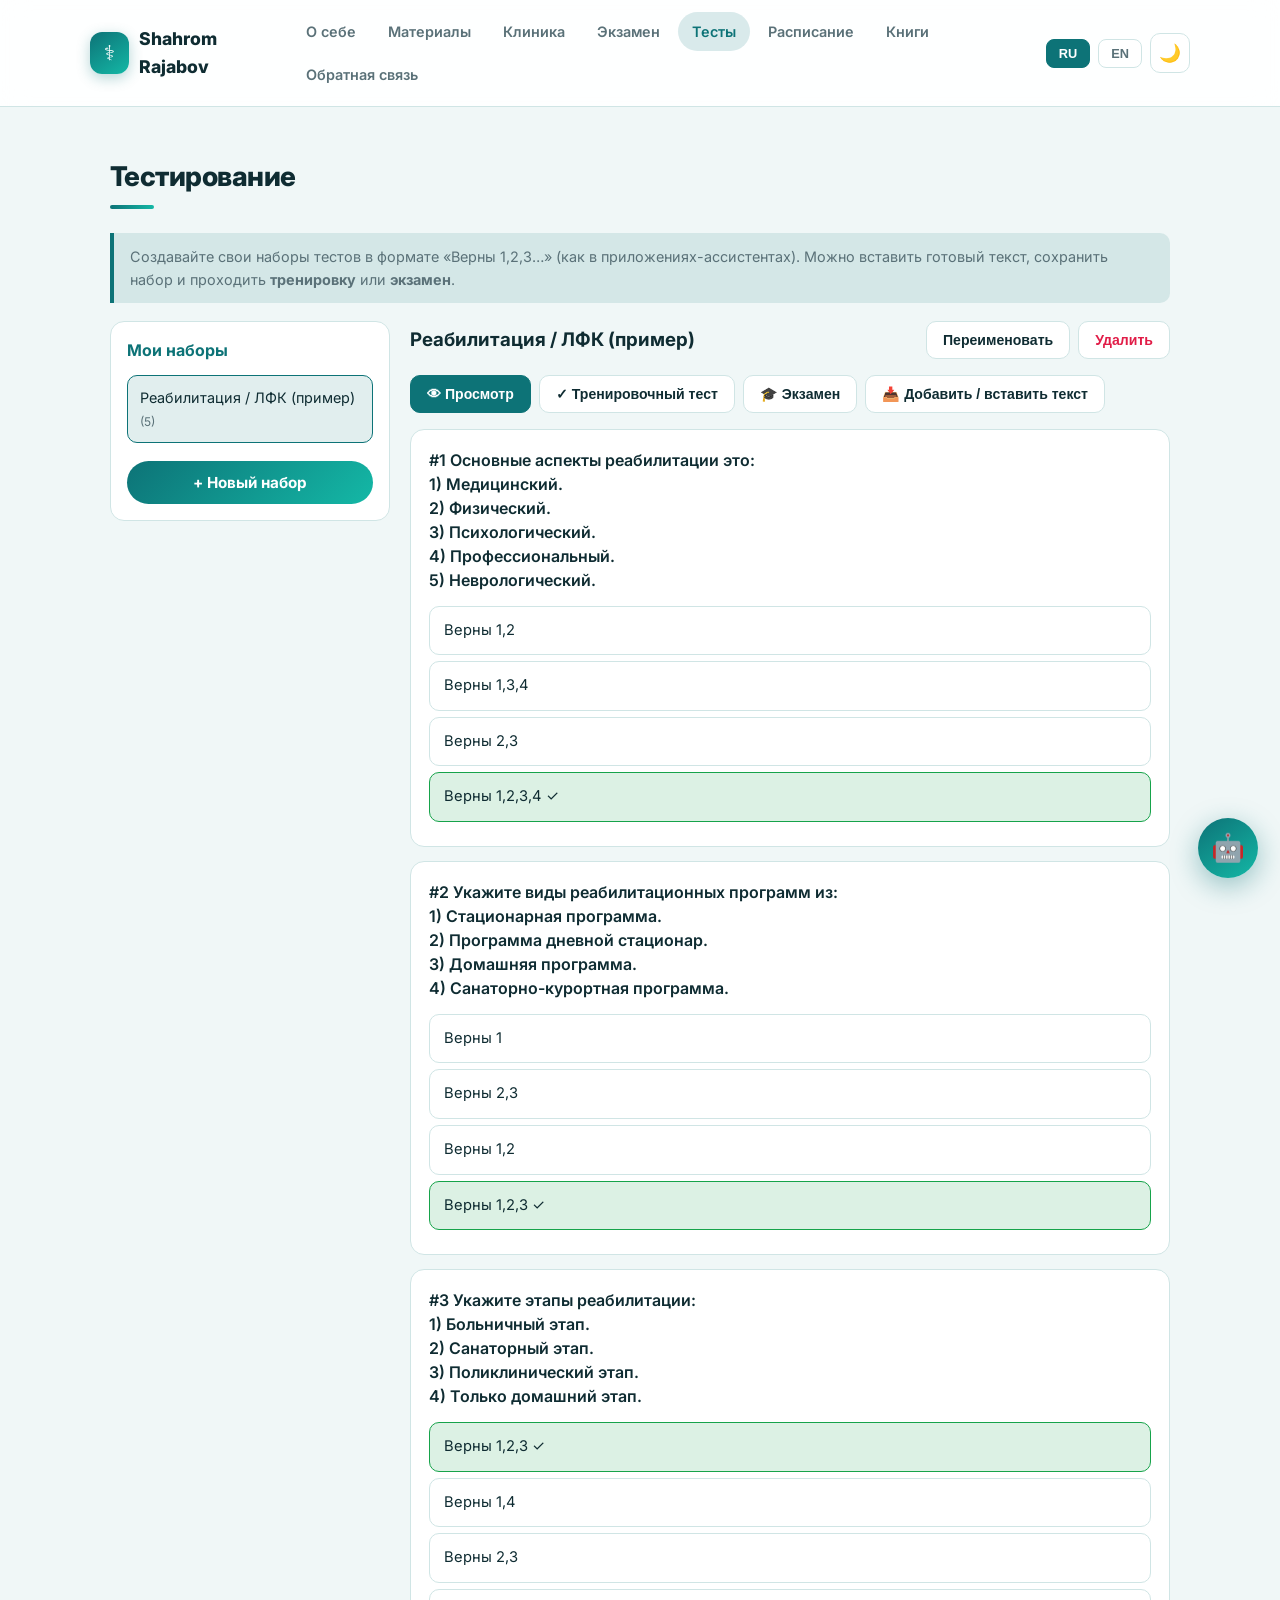
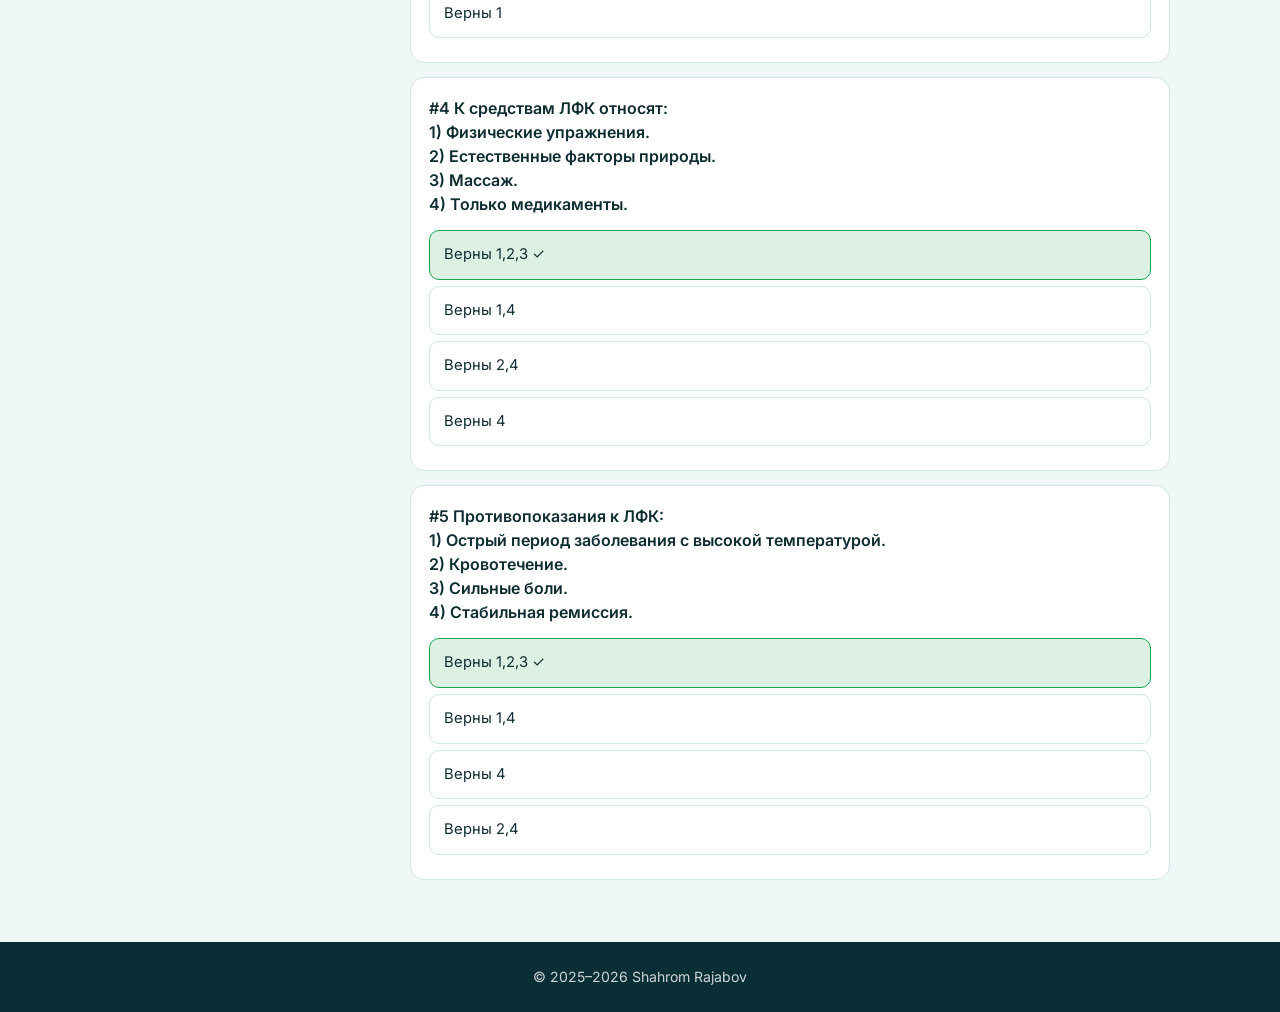
<file: tests.html>
<!DOCTYPE html>
<html lang="ru">
<head>
  <meta charset="UTF-8">
  <meta name="viewport" content="width=device-width, initial-scale=1.0">
  <title>Тестирование — Shahrom Rajabov</title>
  <style>@import url('https://fonts.googleapis.com/css2?family=Inter:wght@400;500;600;700;800&display=swap');

:root {
  --bg: #f0f7f7;
  --bg-card: #ffffff;
  --text: #0f2c32;
  --text-muted: #5a7178;
  --primary: #0d7377;
  --primary-hover: #0a5c5f;
  --accent: #14b8a6;
  --border: #d0e5e5;
  --header-bg: rgba(255,255,255,0.9);
  --shadow: 0 4px 24px rgba(13,115,119,0.08);
  --radius: 14px;
  --danger: #e11d48;
}

[data-theme="dark"] {
  --bg: #0b1a1d;
  --bg-card: #122529;
  --text: #e6f2f2;
  --text-muted: #8aa3a8;
  --primary: #2dd4bf;
  --primary-hover: #5eead4;
  --accent: #14b8a6;
  --border: #1e3a3f;
  --header-bg: rgba(11,26,29,0.92);
  --shadow: 0 4px 24px rgba(0,0,0,0.35);
}

* { margin: 0; padding: 0; box-sizing: border-box; }
html { scroll-behavior: smooth; }
body {
  font-family: 'Inter', system-ui, sans-serif;
  background: var(--bg);
  color: var(--text);
  line-height: 1.6;
  min-height: 100vh;
  display: flex;
  flex-direction: column;
  transition: background 0.25s, color 0.25s;
}
a { text-decoration: none; color: inherit; transition: 0.2s; }
.container { width: 100%; max-width: 1100px; margin: 0 auto; padding: 0 20px; }

/* Header */
.header {
  background: var(--header-bg);
  backdrop-filter: blur(14px);
  border-bottom: 1px solid var(--border);
  position: sticky;
  top: 0;
  z-index: 100;
}
.header-inner {
  display: flex;
  align-items: center;
  justify-content: space-between;
  padding: 12px 0;
  gap: 12px;
}
.logo {
  display: flex;
  align-items: center;
  gap: 10px;
  font-weight: 800;
  font-size: 1.1rem;
  color: var(--text);
}
.logo-icon {
  width: 42px; height: 42px;
  background: linear-gradient(145deg, var(--primary), var(--accent));
  border-radius: 12px;
  display: flex; align-items: center; justify-content: center;
  color: white; font-size: 1.3rem;
  box-shadow: 0 4px 14px rgba(13,115,119,0.3);
}
.nav { display: flex; gap: 4px; flex-wrap: wrap; }
.nav a {
  padding: 8px 14px;
  border-radius: 999px;
  font-weight: 600;
  font-size: 0.9rem;
  color: var(--text-muted);
}
.nav a:hover, .nav a.active {
  background: color-mix(in srgb, var(--primary) 15%, transparent);
  color: var(--primary);
}
.header-actions { display: flex; align-items: center; gap: 8px; }
.icon-btn {
  width: 40px; height: 40px;
  border-radius: 10px;
  border: 1px solid var(--border);
  background: var(--bg-card);
  color: var(--text);
  cursor: pointer;
  display: flex; align-items: center; justify-content: center;
  font-size: 1.1rem;
  transition: 0.2s;
}
.icon-btn:hover { border-color: var(--primary); color: var(--primary); }
.lang-btn {
  padding: 6px 12px;
  border-radius: 8px;
  border: 1px solid var(--border);
  background: var(--bg-card);
  color: var(--text-muted);
  font-weight: 700;
  font-size: 0.8rem;
  cursor: pointer;
}
.lang-btn.active { background: var(--primary); color: white; border-color: var(--primary); }
.burger { display: none; background: none; border: none; font-size: 1.5rem; cursor: pointer; color: var(--primary); }

/* Hero */
.hero {
  background: linear-gradient(145deg, #0a2e36 0%, #0d7377 50%, #14b8a6 100%);
  color: white;
  padding: 64px 0 56px;
  text-align: center;
  position: relative;
  overflow: hidden;
}
.hero h1 { font-size: 2.4rem; font-weight: 800; margin-bottom: 8px; letter-spacing: -0.03em; }
.hero .subtitle { font-size: 1.15rem; opacity: 0.95; font-weight: 500; }
.hero .tagline { font-size: 0.98rem; opacity: 0.8; max-width: 460px; margin: 12px auto 0; }

/* Sections */
.section { padding: 48px 0; }
.section-title {
  font-size: 1.7rem; font-weight: 800; color: var(--text);
  margin-bottom: 24px; letter-spacing: -0.02em;
  position: relative; padding-bottom: 10px;
}
.section-title::after {
  content: ''; position: absolute; left: 0; bottom: 0;
  width: 44px; height: 4px;
  background: linear-gradient(90deg, var(--primary), var(--accent));
  border-radius: 4px;
}

/* Cards */
.card {
  background: var(--bg-card);
  border-radius: var(--radius);
  padding: 24px;
  border: 1px solid var(--border);
  box-shadow: var(--shadow);
  height: 100%;
  transition: transform 0.2s, box-shadow 0.2s;
}
.card:hover { transform: translateY(-4px); box-shadow: 0 12px 32px rgba(13,115,119,0.12); }
.card h3 { color: var(--primary); margin-bottom: 8px; font-size: 1.15rem; font-weight: 700; }
.card p { color: var(--text-muted); font-size: 0.93rem; }
.grid-2 { display: grid; grid-template-columns: repeat(auto-fit, minmax(280px, 1fr)); gap: 20px; }
.grid-3 { display: grid; grid-template-columns: repeat(auto-fit, minmax(240px, 1fr)); gap: 18px; }

/* About */
.about-content { display: grid; grid-template-columns: 1fr 1.5fr; gap: 36px; align-items: start; }
.about-photo {
  background: linear-gradient(145deg, color-mix(in srgb, var(--primary) 20%, var(--bg)), color-mix(in srgb, var(--accent) 25%, var(--bg)));
  border-radius: var(--radius); aspect-ratio: 1;
  display: flex; align-items: center; justify-content: center;
  font-size: 5rem; border: 2px solid var(--border);
}
.about-text p { margin-bottom: 12px; color: var(--text-muted); }
.about-text strong { color: var(--text); }
.info-list { list-style: none; margin-top: 18px; background: var(--bg-card); border-radius: 12px; border: 1px solid var(--border); overflow: hidden; }
.info-list li { padding: 11px 16px; border-bottom: 1px solid var(--border); display: flex; gap: 12px; }
.info-list li:last-child { border-bottom: none; }
.info-list .label { font-weight: 700; color: var(--primary); min-width: 90px; font-size: 0.88rem; }

/* Material hero + book viewer */
.material-hero {
  background: linear-gradient(145deg, #0a2e36, #0d7377 60%, #14b8a6);
  color: white; padding: 28px; border-radius: var(--radius); margin-bottom: 24px;
}
.material-hero h3 { color: white; font-size: 1.35rem; font-weight: 800; margin-bottom: 8px; }
.material-hero p { opacity: 0.92; margin-bottom: 18px; max-width: 520px; }
.btn-read, .btn {
  display: inline-flex; align-items: center; gap: 8px;
  background: white; color: #0a2e36;
  padding: 12px 22px; border-radius: 999px;
  font-weight: 700; font-size: 0.95rem; border: none; cursor: pointer;
  transition: 0.2s; font-family: inherit;
}
.btn-read:hover, .btn:hover { transform: translateY(-2px); box-shadow: 0 8px 20px rgba(0,0,0,0.15); }
.btn-primary {
  background: linear-gradient(135deg, var(--primary), var(--accent));
  color: white;
}

/* Embedded book section */
.book-viewer {
  background: var(--bg-card);
  border: 1px solid var(--border);
  border-radius: var(--radius);
  overflow: hidden;
  margin-bottom: 28px;
  box-shadow: var(--shadow);
}
.book-viewer-header {
  display: flex; align-items: center; justify-content: space-between;
  padding: 12px 16px; background: var(--bg);
  border-bottom: 1px solid var(--border); font-weight: 700;
}
.book-frame {
  width: 100%; height: 70vh; min-height: 420px; border: none;
  background: #e8eef0;
}

/* Search & questions */
.search-box { margin-bottom: 16px; }
.search-box input {
  width: 100%; max-width: 480px; padding: 12px 16px;
  border: 1.5px solid var(--border); border-radius: 999px;
  font-size: 1rem; background: var(--bg-card); color: var(--text);
  font-family: inherit; transition: 0.2s;
}
.search-box input:focus { outline: none; border-color: var(--primary); box-shadow: 0 0 0 3px color-mix(in srgb, var(--primary) 20%, transparent); }
.stats { display: flex; gap: 16px; flex-wrap: wrap; margin-bottom: 14px; font-size: 0.88rem; color: var(--text-muted); }
.stats strong { color: var(--primary); }

.q-list { list-style: none; }
.q-item {
  background: var(--bg-card); border: 1px solid var(--border);
  border-radius: 12px; margin-bottom: 8px; overflow: hidden; transition: 0.15s;
}
.q-item:hover { box-shadow: var(--shadow); }
.q-header {
  display: flex; align-items: flex-start; gap: 12px;
  padding: 13px 15px; cursor: pointer; user-select: none;
}
.q-num {
  background: color-mix(in srgb, var(--primary) 15%, transparent);
  color: var(--primary); font-weight: 800; font-size: 0.78rem;
  min-width: 32px; height: 26px; border-radius: 8px;
  display: flex; align-items: center; justify-content: center; flex-shrink: 0;
}
.q-title { flex: 1; font-weight: 600; font-size: 0.94rem; line-height: 1.4; }
.q-toggle { color: var(--text-muted); font-size: 0.85rem; transition: 0.2s; }
.q-item.open .q-toggle { transform: rotate(180deg); }
.q-body {
  display: none; padding: 12px 16px 16px;
  border-top: 1px solid var(--border);
  max-height: 65vh; overflow-y: auto;
  font-size: 0.92rem; line-height: 1.55; background: color-mix(in srgb, var(--primary) 4%, var(--bg));
}
.q-item.open .q-body { display: block; }
.q-body p { margin-bottom: 8px; }
.q-body h4 { margin: 12px 0 6px; color: var(--primary); }

.note {
  background: color-mix(in srgb, var(--primary) 12%, transparent);
  border-left: 4px solid var(--primary);
  padding: 12px 16px; border-radius: 0 10px 10px 0;
  margin-bottom: 18px; font-size: 0.9rem; color: var(--text-muted);
}

.item-card { display: flex; gap: 14px; align-items: flex-start; }
.item-icon {
  width: 48px; height: 48px;
  background: color-mix(in srgb, var(--primary) 15%, transparent);
  border-radius: 12px; display: flex; align-items: center; justify-content: center;
  font-size: 1.4rem; flex-shrink: 0;
}
.badge {
  display: inline-block;
  background: color-mix(in srgb, var(--primary) 15%, transparent);
  color: var(--primary); font-size: 0.72rem; font-weight: 700;
  padding: 3px 10px; border-radius: 20px; margin-top: 6px;
}

/* Contact */
.contact-form {
  background: var(--bg-card); padding: 28px; border-radius: var(--radius);
  border: 1px solid var(--border); box-shadow: var(--shadow); max-width: 520px;
}
.form-group { margin-bottom: 16px; }
.form-group label { display: block; font-weight: 700; margin-bottom: 5px; font-size: 0.9rem; }
.form-group input, .form-group textarea {
  width: 100%; padding: 11px 14px; border: 1.5px solid var(--border);
  border-radius: 10px; font-size: 1rem; font-family: inherit;
  background: var(--bg); color: var(--text); transition: 0.2s;
}
.form-group input:focus, .form-group textarea:focus {
  outline: none; border-color: var(--primary);
}
.form-group textarea { min-height: 120px; resize: vertical; }

/* Footer */
.footer {
  background: #0a2e36; color: rgba(255,255,255,0.8);
  padding: 24px 0; margin-top: auto; text-align: center; font-size: 0.88rem;
}

/* AI Widget */
.ai-chat-btn {
  position: fixed; bottom: 22px; right: 22px;
  width: 60px; height: 60px; border-radius: 50%;
  background: linear-gradient(145deg, var(--primary), var(--accent));
  color: white; border: none;
  box-shadow: 0 8px 28px rgba(13,115,119,0.4);
  cursor: pointer; z-index: 1500;
  display: flex; align-items: center; justify-content: center;
  font-size: 1.7rem; transition: 0.2s;
}
.ai-chat-btn:hover { transform: scale(1.08); }
.ai-chat-btn.open { background: #64748b; }
.ai-chat-panel {
  position: fixed; bottom: 94px; right: 22px;
  width: 380px; max-width: calc(100vw - 24px);
  height: 520px; max-height: calc(100vh - 120px);
  background: var(--bg-card); border-radius: 16px;
  box-shadow: 0 16px 48px rgba(0,0,0,0.2);
  z-index: 1499; display: none; flex-direction: column;
  overflow: hidden; border: 1px solid var(--border);
}
.ai-chat-panel.open { display: flex; }
.ai-chat-header {
  background: linear-gradient(145deg, #0a2e36, var(--primary));
  color: white; padding: 13px 15px;
  display: flex; align-items: center; justify-content: space-between;
  font-weight: 700;
}
.ai-chat-header button {
  background: rgba(255,255,255,0.18); border: none; color: white;
  width: 32px; height: 32px; border-radius: 8px; cursor: pointer; font-size: 1.1rem;
}
.ai-chat-body { flex: 1; overflow-y: auto; padding: 14px; background: var(--bg); }
.ai-chat-disclaimer {
  padding: 8px 12px; font-size: 0.7rem; color: var(--text-muted);
  background: var(--bg-card); border-top: 1px solid var(--border); text-align: center;
}

/* PDF Modal */
.pdf-modal {
  display: none; position: fixed; inset: 0;
  background: rgba(10,46,54,0.8); z-index: 2000;
  align-items: center; justify-content: center; padding: 12px;
  backdrop-filter: blur(6px);
}
.pdf-modal.open { display: flex; }
.pdf-modal-inner {
  background: var(--bg-card); width: 100%; max-width: 980px;
  height: 92vh; border-radius: 14px; overflow: hidden;
  display: flex; flex-direction: column;
  box-shadow: 0 24px 60px rgba(0,0,0,0.35);
}
.pdf-modal-header {
  display: flex; align-items: center; justify-content: space-between;
  padding: 11px 16px; background: #0a2e36; color: white; font-weight: 700;
}
.pdf-modal-header button {
  background: rgba(255,255,255,0.15); border: none; color: white;
  width: 34px; height: 34px; border-radius: 8px; cursor: pointer; font-size: 1.15rem;
}
.pdf-modal-body { flex: 1; background: #e8eef0; }
.pdf-modal-body iframe { width: 100%; height: 100%; border: none; }

@media (max-width: 768px) {
  .burger { display: block; }
  .nav {
    display: none; position: absolute; top: 100%; left: 0; right: 0;
    background: var(--bg-card); flex-direction: column; padding: 12px;
    box-shadow: var(--shadow); border-top: 1px solid var(--border);
  }
  .nav.open { display: flex; }
  .nav a { padding: 12px 14px; border-radius: 10px; }
  .hero h1 { font-size: 1.85rem; }
  .about-content { grid-template-columns: 1fr; }
  .about-photo { max-width: 180px; margin: 0 auto; }
  .ai-chat-panel { right: 10px; left: 10px; width: auto; bottom: 88px; }
  .ai-chat-btn { right: 14px; bottom: 14px; }
  .book-frame { height: 55vh; }
}


.tests-layout { display: grid; gap: 20px; }
@media(min-width:900px){ .tests-layout { grid-template-columns: 280px 1fr; } }
.sets-panel {
  background: var(--bg-card); border: 1px solid var(--border);
  border-radius: 14px; padding: 16px; height: fit-content;
}
.sets-panel h3 { font-size: 1rem; margin-bottom: 12px; color: var(--primary); }
.set-item {
  padding: 10px 12px; border-radius: 10px; cursor: pointer;
  border: 1px solid transparent; margin-bottom: 6px; font-size: 0.9rem;
  display: flex; justify-content: space-between; align-items: center;
}
.set-item:hover, .set-item.active {
  background: color-mix(in srgb, var(--primary) 12%, transparent);
  border-color: var(--primary);
}
.mode-btns { display: flex; flex-wrap: wrap; gap: 8px; margin: 16px 0; }
.mode-btn {
  padding: 10px 16px; border-radius: 10px; border: 1.5px solid var(--border);
  background: var(--bg-card); font-weight: 600; cursor: pointer; font-size: 0.88rem;
  color: var(--text);
}
.mode-btn.active { background: var(--primary); color: #fff; border-color: var(--primary); }
.quiz-card {
  background: var(--bg-card); border: 1px solid var(--border);
  border-radius: 14px; padding: 18px; margin-bottom: 14px;
}
.quiz-card .q-text { font-weight: 600; margin-bottom: 14px; line-height: 1.5; }
.quiz-opt {
  display: block; padding: 12px 14px; margin: 6px 0; border-radius: 10px;
  border: 1.5px solid var(--border); cursor: pointer; transition: 0.15s;
  font-size: 0.92rem;
}
.quiz-opt:hover { border-color: var(--primary); }
.quiz-opt.selected { border-color: var(--primary); background: color-mix(in srgb, var(--primary) 14%, transparent); }
.quiz-opt.correct { border-color: #16a34a; background: rgba(22,163,74,0.15); }
.quiz-opt.wrong { border-color: #e11d48; background: rgba(225,29,72,0.12); }
.import-box textarea {
  width: 100%; min-height: 160px; padding: 12px; border-radius: 10px;
  border: 1.5px solid var(--border); background: var(--bg); color: var(--text);
  font-family: inherit; font-size: 0.9rem;
}
.help-code {
  background: var(--bg); border: 1px solid var(--border); border-radius: 10px;
  padding: 12px; font-size: 0.8rem; color: var(--text-muted); margin: 10px 0;
  white-space: pre-wrap; font-family: ui-monospace, monospace;
}

  </style>
</head>
<body>
  <header class="header">
    <div class="container header-inner">
      <a href="index.html" class="logo"><div class="logo-icon">⚕</div><span>Shahrom Rajabov</span></a>
      <button class="burger" id="burger">☰</button>
      <nav class="nav" id="nav">
        <a href="index.html">О себе</a>
        <a href="materials.html">Материалы</a>
        <a href="clinical.html">Клиника</a>
        <a href="exam.html">Экзамен</a>
        <a href="tests.html" class="active">Тесты</a>
        <a href="schedule.html">Расписание</a>
        <a href="books.html">Книги</a>
        <a href="contact.html">Обратная связь</a>
      </nav>
      <div class="header-actions">
        <button class="lang-btn active" data-lang="ru">RU</button>
        <button class="lang-btn" data-lang="en">EN</button>
        <button class="icon-btn" id="themeBtn">🌙</button>
      </div>
    </div>
  </header>

  <section class="section">
    <div class="container">
      <h2 class="section-title">Тестирование</h2>
      <div class="note">
        Создавайте свои наборы тестов в формате «Верны 1,2,3…» (как в приложениях-ассистентах).
        Можно вставить готовый текст, сохранить набор и проходить <b>тренировку</b> или <b>экзамен</b>.
      </div>

      <div class="tests-layout">
        <!-- Left: sets list -->
        <div class="sets-panel">
          <h3>Мои наборы</h3>
          <div id="setsList"></div>
          <button class="btn btn-primary" id="btnNewSet" style="width:100%;margin-top:12px;justify-content:center;">+ Новый набор</button>
        </div>

        <!-- Right: work area -->
        <div>
          <div id="workArea">
            <p style="color:var(--text-muted)">Выберите набор слева или создайте новый.</p>
          </div>
        </div>
      </div>
    </div>
  </section>

  <footer class="footer"><div class="container"><p>© 2025–2026 Shahrom Rajabov</p></div></footer>
  <script>// Theme + Language + AI + PDF
const i18n = {
  ru: {
    about: "О себе", materials: "Материалы", books: "Книги", contact: "Обратная связь",
    heroTitle: "Раджабов Шахром", heroSub: "Студент • Будущий врач",
    heroTag: "Путь в медицину начинается с знаний, дисциплины и желания помогать людям",
    aboutTitle: "О себе",
    aboutP1: "Здравствуйте! Меня зовут Раджабов Шахром. Я студент медицинского университета, который стремится стать квалифицированным и внимательным врачом.",
    aboutP2: "Медицина для меня — это не просто профессия, а призвание. Я верю, что хороший врач должен сочетать глубокие знания, эмпатию и постоянное стремление к развитию.",
    status: "Статус", statusVal: "Студент медицинского вуза",
    goal: "Цель", goalVal: "Стать практикующим врачом",
    interests: "Интересы", interestsVal: "Клиническая медицина, анатомия, терапия",
    matTitle: "Материалы для экзамена",
    matHero: "Детская хирургия — вопросы 1–182",
    matDesc: "Основной учебный материал. Читайте учебник прямо на сайте и ищите ответы по вопросам.",
    openBook: "Открыть учебник",
    searchPh: "Поиск по вопросам (атрезия, травма, пилоростеноз...)",
    totalQ: "Всего вопросов",
    booksTitle: "Рекомендуемые книги",
    contactTitle: "Обратная связь",
    send: "Отправить",
    aiTitle: "ИИ-помощник",
    aiLocal: "Поиск по материалам сайта",
    aiWeb: "Спросить общий медицинский ИИ",
    aiHint: "Введите тему или вопрос — найду в материалах. Для других медицинских вопросов откройте ChatGPT / Perplexity."
  },
  en: {
    about: "About", materials: "Materials", books: "Books", contact: "Contact",
    heroTitle: "Shahrom Rajabov", heroSub: "Student • Future Doctor",
    heroTag: "The path to medicine begins with knowledge, discipline and the desire to help people",
    aboutTitle: "About me",
    aboutP1: "Hello! My name is Shahrom Rajabov. I am a medical university student who strives to become a qualified and attentive doctor.",
    aboutP2: "Medicine for me is not just a profession, but a calling. I believe a good doctor must combine deep knowledge, empathy and continuous development.",
    status: "Status", statusVal: "Medical university student",
    goal: "Goal", goalVal: "Become a practicing physician",
    interests: "Interests", interestsVal: "Clinical medicine, anatomy, therapy",
    matTitle: "Exam materials",
    matHero: "Pediatric Surgery — questions 1–182",
    matDesc: "Main study material. Read the textbook on the site and search answers by question.",
    openBook: "Open textbook",
    searchPh: "Search questions (atresia, trauma, pyloric stenosis...)",
    totalQ: "Total questions",
    booksTitle: "Recommended books",
    contactTitle: "Feedback",
    send: "Send",
    aiTitle: "AI Assistant",
    aiLocal: "Search site materials",
    aiWeb: "Ask general medical AI",
    aiHint: "Enter a topic — I will search the materials. For other medical questions open ChatGPT / Perplexity."
  }
};

let currentLang = localStorage.getItem('lang') || 'ru';
let currentTheme = localStorage.getItem('theme') || 'light';

document.addEventListener('DOMContentLoaded', () => {
  document.documentElement.setAttribute('data-theme', currentTheme);
  applyLang(currentLang);
  initBurger();
  initThemeBtn();
  initLangBtn();
  initAIChat();
  initPdfButtons();
});

function applyLang(lang) {
  currentLang = lang;
  localStorage.setItem('lang', lang);
  document.documentElement.lang = lang;
  document.querySelectorAll('[data-i18n]').forEach(el => {
    const key = el.getAttribute('data-i18n');
    if (i18n[lang][key]) el.textContent = i18n[lang][key];
  });
  document.querySelectorAll('[data-i18n-placeholder]').forEach(el => {
    const key = el.getAttribute('data-i18n-placeholder');
    if (i18n[lang][key]) el.placeholder = i18n[lang][key];
  });
  document.querySelectorAll('.lang-btn').forEach(b => {
    b.classList.toggle('active', b.dataset.lang === lang);
  });
}

function initThemeBtn() {
  const btn = document.getElementById('themeBtn');
  if (!btn) return;
  btn.textContent = currentTheme === 'dark' ? '☀️' : '🌙';
  btn.addEventListener('click', () => {
    currentTheme = currentTheme === 'dark' ? 'light' : 'dark';
    localStorage.setItem('theme', currentTheme);
    document.documentElement.setAttribute('data-theme', currentTheme);
    btn.textContent = currentTheme === 'dark' ? '☀️' : '🌙';
  });
}

function initLangBtn() {
  document.querySelectorAll('.lang-btn').forEach(btn => {
    btn.addEventListener('click', () => applyLang(btn.dataset.lang));
  });
}

function initBurger() {
  const burger = document.getElementById('burger');
  const nav = document.getElementById('nav');
  if (!burger || !nav) return;
  burger.addEventListener('click', () => {
    nav.classList.toggle('open');
    burger.textContent = nav.classList.contains('open') ? '✕' : '☰';
  });
  nav.querySelectorAll('a').forEach(a => a.addEventListener('click', () => {
    nav.classList.remove('open'); burger.textContent = '☰';
  }));
}

function initPdfButtons() {
  document.querySelectorAll('[data-open-pdf]').forEach(btn => {
    btn.addEventListener('click', e => {
      e.preventDefault();
      openPdfViewer(btn.getAttribute('data-open-pdf'));
    });
  });
}

function openPdfViewer(url) {
  let modal = document.getElementById('pdfModal');
  if (!modal) {
    modal = document.createElement('div');
    modal.id = 'pdfModal';
    modal.className = 'pdf-modal';
    modal.innerHTML = `
      <div class="pdf-modal-inner">
        <div class="pdf-modal-header">
          <span>Pediatric Surgery / Детская хирургия</span>
          <button id="pdfModalClose">✕</button>
        </div>
        <div class="pdf-modal-body"><iframe id="pdfFrame" src="" title="PDF"></iframe></div>
      </div>`;
    document.body.appendChild(modal);
    document.getElementById('pdfModalClose').onclick = () => {
      modal.classList.remove('open');
      document.getElementById('pdfFrame').src = '';
    };
    modal.onclick = e => { if (e.target === modal) { modal.classList.remove('open'); document.getElementById('pdfFrame').src = ''; } };
  }
  document.getElementById('pdfFrame').src = url + '#toolbar=1';
  modal.classList.add('open');
}

function initAIChat() {
  if (document.getElementById('aiChatBtn')) return;
  const btn = document.createElement('button');
  btn.className = 'ai-chat-btn'; btn.id = 'aiChatBtn'; btn.innerHTML = '🤖';
  document.body.appendChild(btn);

  const panel = document.createElement('div');
  panel.className = 'ai-chat-panel'; panel.id = 'aiChatPanel';
  panel.innerHTML = `
    <div class="ai-chat-header">
      <span data-i18n="aiTitle">ИИ-помощник</span>
      <button id="aiChatClose">✕</button>
    </div>
    <div class="ai-chat-body">
      <p style="font-weight:600;margin-bottom:10px;" data-i18n="aiLocal">Поиск по материалам сайта</p>
      <input id="aiInput" type="text" data-i18n-placeholder="searchPh" placeholder="атрезия, травма..."
        style="width:100%;padding:11px 14px;border:1.5px solid var(--border);border-radius:10px;background:var(--bg-card);color:var(--text);margin-bottom:10px;font-size:0.95rem;">
      <button id="aiSearchBtn" class="btn btn-primary" style="width:100%;justify-content:center;margin-bottom:14px;">Найти</button>
      <div id="aiResults" style="font-size:0.9rem;"></div>
      <div style="margin-top:16px;padding-top:14px;border-top:1px solid var(--border);">
        <p style="font-size:0.85rem;color:var(--text-muted);margin-bottom:10px;" data-i18n="aiWeb">Спросить общий медицинский ИИ</p>
        <a href="https://chatgpt.com/" target="_blank" rel="noopener" class="btn btn-primary" style="width:100%;justify-content:center;background:#10a37f;margin-bottom:8px;">ChatGPT</a>
        <a href="https://www.perplexity.ai/" target="_blank" rel="noopener" class="btn" style="width:100%;justify-content:center;background:var(--bg-card);border:1px solid var(--border);color:var(--text);">Perplexity (с источниками)</a>
      </div>
      <p style="font-size:0.78rem;color:var(--text-muted);margin-top:12px;" data-i18n="aiHint"></p>
    </div>
    <div class="ai-chat-disclaimer">Не заменяет врача и учебник. Проверяйте важную информацию.</div>
  `;
  document.body.appendChild(panel);

  btn.onclick = () => {
    const open = panel.classList.toggle('open');
    btn.classList.toggle('open', open);
    btn.innerHTML = open ? '✕' : '🤖';
  };
  document.getElementById('aiChatClose').onclick = () => {
    panel.classList.remove('open'); btn.classList.remove('open'); btn.innerHTML = '🤖';
  };

  const doSearch = () => {
    const q = (document.getElementById('aiInput').value || '').toLowerCase().trim();
    const results = document.getElementById('aiResults');
    if (!q) { results.innerHTML = '<p style="color:var(--text-muted)">Введите запрос</p>'; return; }
    if (typeof fullQuestions === 'undefined') {
      results.innerHTML = '<p>Откройте страницу «Материалы» для поиска по 182 вопросам.</p>';
      return;
    }
    const found = fullQuestions.filter(i =>
      i.t.toLowerCase().includes(q) || (i.a && i.a.toLowerCase().includes(q))
    ).slice(0, 6);
    if (!found.length) {
      results.innerHTML = '<p>В материалах не найдено. Попробуйте ChatGPT или Perplexity ниже.</p>';
      return;
    }
    results.innerHTML = found.map(i => `
      <div style="background:var(--bg-card);border:1px solid var(--border);border-radius:10px;padding:10px;margin-bottom:8px;">
        <div style="font-weight:700;color:var(--primary);margin-bottom:4px;">№${i.n}. ${i.t}</div>
        <div style="font-size:0.82rem;color:var(--text-muted);max-height:60px;overflow:hidden;">${(i.a||'').replace(/<[^>]+>/g,'').slice(0,160)}...</div>
      </div>`).join('');
  };
  document.getElementById('aiSearchBtn').onclick = doSearch;
  document.getElementById('aiInput').addEventListener('keydown', e => { if (e.key === 'Enter') doSearch(); });
  applyLang(currentLang);
}
</script>
  <script>
/* ===== Custom Test Sets (localStorage) ===== */
const STORAGE_KEY = 'shahrom_test_sets_v1';

const SAMPLE_SET = {
  id: 'sample-lfk',
  name: 'Реабилитация / ЛФК (пример)',
  questions: [
    {
      text: 'Основные аспекты реабилитации это:\n1) Медицинский.\n2) Физический.\n3) Психологический.\n4) Профессиональный.\n5) Неврологический.',
      options: ['Верны 1,2', 'Верны 1,3,4', 'Верны 2,3', 'Верны 1,2,3,4'],
      correct: 3
    },
    {
      text: 'Укажите виды реабилитационных программ из:\n1) Стационарная программа.\n2) Программа дневной стационар.\n3) Домашняя программа.\n4) Санаторно-курортная программа.',
      options: ['Верны 1', 'Верны 2,3', 'Верны 1,2', 'Верны 1,2,3'],
      correct: 3
    },
    {
      text: 'Укажите этапы реабилитации:\n1) Больничный этап.\n2) Санаторный этап.\n3) Поликлинический этап.\n4) Только домашний этап.',
      options: ['Верны 1,2,3', 'Верны 1,4', 'Верны 2,3', 'Верны 1'],
      correct: 0
    },
    {
      text: 'К средствам ЛФК относят:\n1) Физические упражнения.\n2) Естественные факторы природы.\n3) Массаж.\n4) Только медикаменты.',
      options: ['Верны 1,2,3', 'Верны 1,4', 'Верны 2,4', 'Верны 4'],
      correct: 0
    },
    {
      text: 'Противопоказания к ЛФК:\n1) Острый период заболевания с высокой температурой.\n2) Кровотечение.\n3) Сильные боли.\n4) Стабильная ремиссия.',
      options: ['Верны 1,2,3', 'Верны 1,4', 'Верны 4', 'Верны 2,4'],
      correct: 0
    }
  ]
};

function loadSets() {
  try {
    const raw = localStorage.getItem(STORAGE_KEY);
    if (raw) return JSON.parse(raw);
  } catch(e) {}
  // first visit — seed sample
  const sets = [SAMPLE_SET];
  saveSets(sets);
  return sets;
}

function saveSets(sets) {
  localStorage.setItem(STORAGE_KEY, JSON.stringify(sets));
}

let sets = loadSets();
let currentId = null;
let currentMode = 'view'; // view | train | exam
let quizState = null;

function renderSetsList() {
  const el = document.getElementById('setsList');
  el.innerHTML = sets.map(s => `
    <div class="set-item ${s.id === currentId ? 'active' : ''}" data-id="${s.id}">
      <span>${escapeHtml(s.name)} <small style="color:var(--text-muted)">(${s.questions.length})</small></span>
    </div>
  `).join('') || '<p style="color:var(--text-muted);font-size:0.9rem">Пока нет наборов</p>';
  el.querySelectorAll('.set-item').forEach(item => {
    item.onclick = () => { currentId = item.dataset.id; currentMode = 'view'; renderWork(); renderSetsList(); };
  });
}

function escapeHtml(t) {
  return String(t).replace(/&/g,'&amp;').replace(/</g,'&lt;').replace(/>/g,'&gt;');
}

function getCurrent() {
  return sets.find(s => s.id === currentId);
}

function renderWork() {
  const area = document.getElementById('workArea');
  const set = getCurrent();
  if (!set) {
    area.innerHTML = '<p style="color:var(--text-muted)">Выберите или создайте набор.</p>';
    return;
  }

  if (currentMode === 'train' || currentMode === 'exam') {
    renderQuiz(area, set, currentMode === 'exam');
    return;
  }

  // VIEW / EDIT mode
  area.innerHTML = `
    <div style="display:flex;flex-wrap:wrap;gap:8px;align-items:center;margin-bottom:14px;">
      <h3 style="flex:1;margin:0;color:var(--text)">${escapeHtml(set.name)}</h3>
      <button class="mode-btn" id="btnRename">Переименовать</button>
      <button class="mode-btn" id="btnDelete" style="color:#e11d48">Удалить</button>
    </div>
    <div class="mode-btns">
      <button class="mode-btn active" data-m="view">👁 Просмотр</button>
      <button class="mode-btn" data-m="train">✓ Тренировочный тест</button>
      <button class="mode-btn" data-m="exam">🎓 Экзамен</button>
      <button class="mode-btn" data-m="import">📥 Добавить / вставить текст</button>
    </div>
    <div id="modeContent"></div>
  `;

  area.querySelectorAll('[data-m]').forEach(b => {
    b.onclick = () => {
      const m = b.dataset.m;
      if (m === 'train' || m === 'exam') { currentMode = m; renderWork(); return; }
      area.querySelectorAll('[data-m]').forEach(x => x.classList.remove('active'));
      b.classList.add('active');
      if (m === 'view') renderViewQuestions();
      if (m === 'import') renderImport();
    };
  });

  document.getElementById('btnRename').onclick = () => {
    const name = prompt('Название набора:', set.name);
    if (name && name.trim()) { set.name = name.trim(); saveSets(sets); renderSetsList(); renderWork(); }
  };
  document.getElementById('btnDelete').onclick = () => {
    if (!confirm('Удалить набор «' + set.name + '»?')) return;
    sets = sets.filter(s => s.id !== set.id);
    saveSets(sets);
    currentId = sets[0] ? sets[0].id : null;
    renderSetsList(); renderWork();
  };

  renderViewQuestions();
}

function renderViewQuestions() {
  const set = getCurrent();
  const box = document.getElementById('modeContent');
  if (!set.questions.length) {
    box.innerHTML = '<p style="color:var(--text-muted)">Вопросов пока нет. Нажмите «Добавить / вставить текст».</p>';
    return;
  }
  box.innerHTML = set.questions.map((q, i) => `
    <div class="quiz-card">
      <div class="q-text">#${i+1} ${escapeHtml(q.text).replace(/\n/g,'<br>')}</div>
      ${q.options.map((o, j) => `
        <div class="quiz-opt ${j === q.correct ? 'correct' : ''}">${escapeHtml(o)}${j === q.correct ? ' ✓' : ''}</div>
      `).join('')}
    </div>
  `).join('');
}

function renderImport() {
  const box = document.getElementById('modeContent');
  box.innerHTML = `
    <div class="import-box">
      <p style="margin-bottom:8px;font-weight:600">Вставьте вопросы в формате:</p>
      <div class="help-code">#1 Текст вопроса
1) Первый пункт
2) Второй пункт
3) Третий пункт
4) Четвёртый пункт

Верны 1,2,3

#2 Следующий вопрос
1) ...
2) ...

Верны 1,4</div>
      <p style="font-size:0.85rem;color:var(--text-muted);margin:8px 0 12px">
        Строка с «Верны …» — правильный ответ. Можно вставить сразу много вопросов.
      </p>
      <textarea id="importText" placeholder="Вставьте сюда текст вопросов..."></textarea>
      <div style="margin-top:12px;display:flex;gap:8px;flex-wrap:wrap;">
        <button class="btn btn-primary" id="btnParse">Добавить в набор</button>
        <button class="mode-btn" id="btnClearQ">Очистить все вопросы набора</button>
      </div>
      <div id="importMsg" style="margin-top:10px;font-size:0.9rem;"></div>
    </div>
  `;
  document.getElementById('btnParse').onclick = parseAndAdd;
  document.getElementById('btnClearQ').onclick = () => {
    if (!confirm('Удалить все вопросы этого набора?')) return;
    getCurrent().questions = [];
    saveSets(sets);
    document.getElementById('importMsg').innerHTML = '<span style="color:#ca8a04">Вопросы очищены</span>';
    renderSetsList();
  };
}

function parseAndAdd() {
  const text = document.getElementById('importText').value.trim();
  const msg = document.getElementById('importMsg');
  if (!text) { msg.innerHTML = '<span style="color:#e11d48">Вставьте текст</span>'; return; }

  // Split by #N or by double newlines near "Верны"
  const blocks = text.split(/\n\s*(?=#\d+)/).map(b => b.trim()).filter(Boolean);
  const parsed = [];

  for (let block of blocks) {
    // Also support blocks without # if they have Верны
    const lines = block.split('\n').map(l => l.trim()).filter(l => l);
    if (!lines.length) continue;

    let correctLine = lines.find(l => /^верны\s+/i.test(l));
    if (!correctLine) {
      // try last line
      if (/^верны\s+/i.test(lines[lines.length-1])) correctLine = lines[lines.length-1];
    }
    if (!correctLine) continue;

    const correctText = correctLine.replace(/^верны\s+/i, '').trim();
    const bodyLines = lines.filter(l => l !== correctLine && !/^верны\s+/i.test(l));
    let qtext = bodyLines.join('\n');
    qtext = qtext.replace(/^#\d+\s*/, '');

    // Build options: common combinations or single "Верны X"
    // Default option set based on answer
    const opts = buildOptions(correctText);
    const correctIdx = opts.findIndex(o => o.replace(/^Верны\s+/i,'').replace(/\s/g,'') === correctText.replace(/\s/g,''));
    parsed.push({
      text: qtext,
      options: opts,
      correct: correctIdx >= 0 ? correctIdx : 0
    });
  }

  if (!parsed.length) {
    msg.innerHTML = '<span style="color:#e11d48">Не удалось разобрать. Используйте формат из примера выше.</span>';
    return;
  }

  const set = getCurrent();
  set.questions.push(...parsed);
  saveSets(sets);
  msg.innerHTML = `<span style="color:#16a34a">Добавлено вопросов: ${parsed.length}. Всего в наборе: ${set.questions.length}</span>`;
  document.getElementById('importText').value = '';
  renderSetsList();
}

function buildOptions(correctText) {
  // Generate plausible "Верны ..." distractors
  const base = correctText.replace(/\s/g, '');
  const nums = base.split(',').map(s => s.trim()).filter(Boolean);
  const opts = new Set();
  opts.add('Верны ' + correctText);
  // distractors
  if (nums.length >= 2) {
    opts.add('Верны ' + nums.slice(0, -1).join(','));
    opts.add('Верны ' + nums[0]);
    opts.add('Верны ' + nums.slice(1).join(','));
  } else {
    opts.add('Верны 1,2');
    opts.add('Верны 1,2,3');
    opts.add('Верны 2,3');
  }
  // ensure 4 options
  const arr = [...opts];
  while (arr.length < 4) arr.push('Верны ' + (arr.length + 1));
  return arr.slice(0, 4);
}

function renderQuiz(area, set, isExam) {
  const qs = [...set.questions];
  if (isExam) {
    // shuffle for exam
    for (let i = qs.length - 1; i > 0; i--) {
      const j = Math.floor(Math.random() * (i + 1));
      [qs[i], qs[j]] = [qs[j], qs[i]];
    }
  }
  // limit training to 10 if many questions, exam = all or max 15
  const limit = isExam ? Math.min(qs.length, 15) : Math.min(qs.length, 10);
  const list = qs.slice(0, limit);

  quizState = { list, answers: {}, isExam, submitted: false };

  area.innerHTML = `
    <div style="display:flex;flex-wrap:wrap;gap:8px;align-items:center;margin-bottom:12px;">
      <button class="mode-btn" id="btnBackView">← Назад</button>
      <strong>${isExam ? 'Экзамен' : 'Тренировка'}: ${escapeHtml(set.name)}</strong>
      <span style="color:var(--text-muted)">${list.length} вопросов</span>
    </div>
    <div id="quizList"></div>
    <button class="btn btn-primary" id="btnSubmitQuiz">Проверить</button>
    <div id="quizResult"></div>
  `;

  document.getElementById('btnBackView').onclick = () => { currentMode = 'view'; renderWork(); };

  const ql = document.getElementById('quizList');
  ql.innerHTML = list.map((q, i) => `
    <div class="quiz-card" data-qi="${i}">
      <div class="q-text">#${i+1} ${escapeHtml(q.text).replace(/\n/g,'<br>')}</div>
      ${q.options.map((o, j) => `
        <div class="quiz-opt" data-j="${j}">${escapeHtml(o)}</div>
      `).join('')}
    </div>
  `).join('');

  ql.querySelectorAll('.quiz-card').forEach(card => {
    card.querySelectorAll('.quiz-opt').forEach(opt => {
      opt.onclick = () => {
        if (quizState.submitted) return;
        card.querySelectorAll('.quiz-opt').forEach(o => o.classList.remove('selected'));
        opt.classList.add('selected');
        quizState.answers[+card.dataset.qi] = +opt.dataset.j;
      };
    });
  });

  document.getElementById('btnSubmitQuiz').onclick = () => {
    if (quizState.submitted) return;
    quizState.submitted = true;
    let correct = 0;
    quizState.list.forEach((q, i) => {
      const card = document.querySelector(`.quiz-card[data-qi="${i}"]`);
      const chosen = quizState.answers[i];
      card.querySelectorAll('.quiz-opt').forEach(opt => {
        const j = +opt.dataset.j;
        if (j === q.correct) opt.classList.add('correct');
        if (chosen === j && j !== q.correct) opt.classList.add('wrong');
      });
      if (chosen === q.correct) correct++;
    });
    const pct = Math.round(correct / quizState.list.length * 100);
    const mark = pct >= 85 ? 'Отлично' : pct >= 70 ? 'Хорошо' : pct >= 50 ? 'Удовлетворительно' : 'Нужно повторить';
    document.getElementById('quizResult').innerHTML = `
      <div class="score-box" style="background:linear-gradient(145deg,#0a2e36,#0d7377);color:#fff;padding:20px;border-radius:14px;text-align:center;margin-top:16px;">
        <div>${quizState.isExam ? 'Результат экзамена' : 'Результат тренировки'}</div>
        <div style="font-size:2.2rem;font-weight:800">${correct} / ${quizState.list.length}</div>
        <div>${pct}% · ${mark}</div>
      </div>`;
    document.getElementById('btnSubmitQuiz').disabled = true;
  };
}

document.getElementById('btnNewSet').onclick = () => {
  const name = prompt('Название нового набора:', 'Мой набор');
  if (!name || !name.trim()) return;
  const id = 'set-' + Date.now();
  sets.push({ id, name: name.trim(), questions: [] });
  saveSets(sets);
  currentId = id;
  currentMode = 'view';
  renderSetsList();
  renderWork();
  // open import
  setTimeout(() => {
    const btn = document.querySelector('[data-m="import"]');
    if (btn) btn.click();
  }, 100);
};

// init
if (sets.length) currentId = sets[0].id;
renderSetsList();
renderWork();
  </script>
</body>
</html>
</file>
